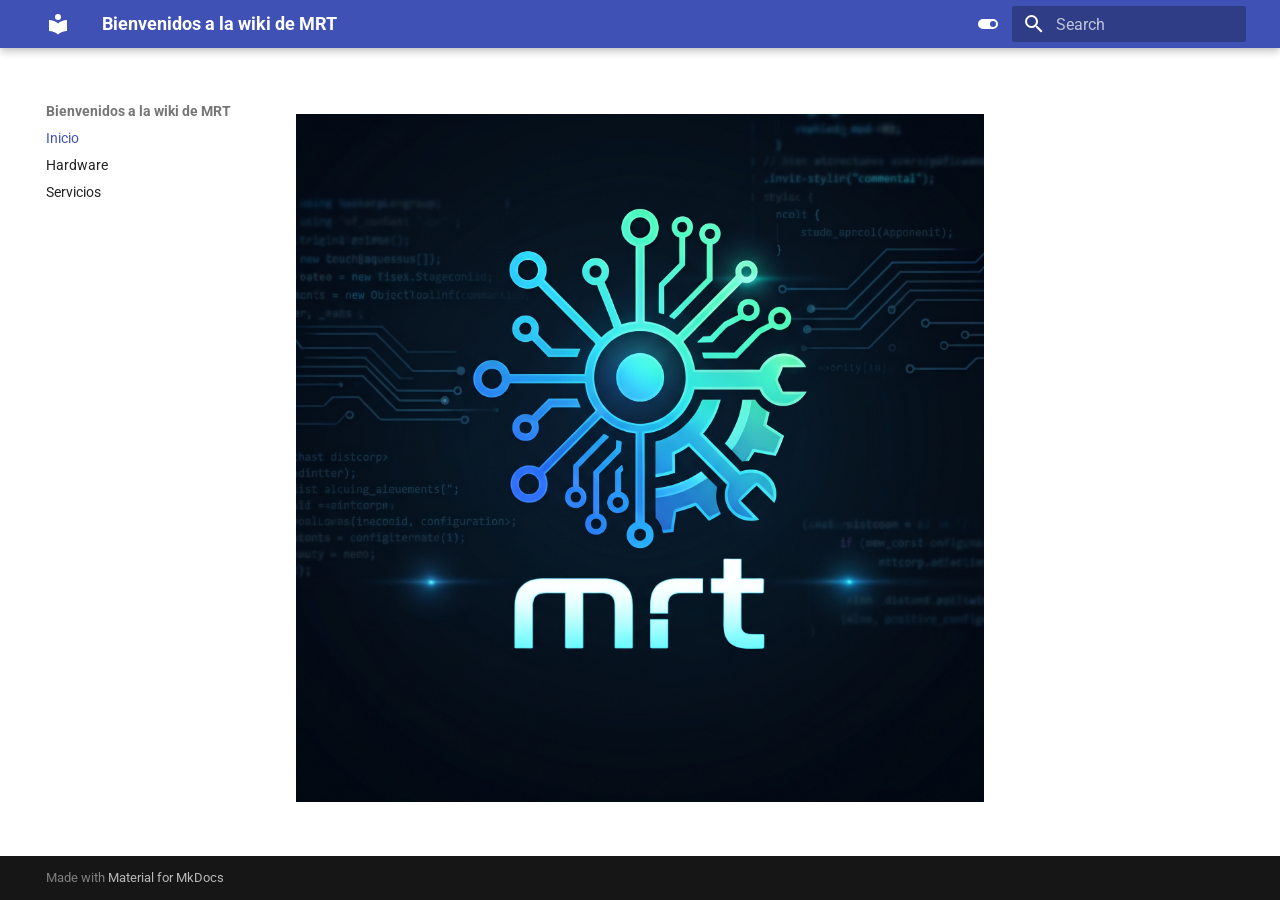
<file: index.html>
<!doctype html>
<html lang="en" class="no-js">
  <head>
    
      <meta charset="utf-8">
      <meta name="viewport" content="width=device-width,initial-scale=1">
      
        <meta name="description" content="Tutoriales">
      
      
      
      
      
        <link rel="next" href="hardware/">
      
      
        
      
      
      <link rel="icon" href="assets/images/favicon.png">
      <meta name="generator" content="mkdocs-1.6.1, mkdocs-material-9.7.7">
    
    
      
        <title>Bienvenidos a la wiki de MRT</title>
      
    
    
      <link rel="stylesheet" href="assets/stylesheets/main.ec1eaa64.min.css">
      
        
        <link rel="stylesheet" href="assets/stylesheets/palette.ab4e12ef.min.css">
      
      


    
    
      
    
    
      
        
        
        <link rel="preconnect" href="https://fonts.gstatic.com" crossorigin>
        <link rel="stylesheet" href="https://fonts.googleapis.com/css?family=Roboto:300,300i,400,400i,700,700i%7CRoboto+Mono:400,400i,700,700i&display=fallback">
        <style>:root{--md-text-font:"Roboto";--md-code-font:"Roboto Mono"}</style>
      
    
    
      <link rel="stylesheet" href="stylesheets/extra.css">
    
    <script>__md_scope=new URL(".",location),__md_hash=e=>[...e].reduce(((e,_)=>(e<<5)-e+_.charCodeAt(0)),0),__md_get=(e,_=localStorage,t=__md_scope)=>JSON.parse(_.getItem(t.pathname+"."+e)),__md_set=(e,_,t=localStorage,a=__md_scope)=>{try{t.setItem(a.pathname+"."+e,JSON.stringify(_))}catch(e){}}</script>
    
      

    
    
  </head>
  
  
    
    
      
    
    
    
    
    <body dir="ltr" data-md-color-scheme="default" data-md-color-primary="indigo" data-md-color-accent="indigo">
  
    
    <input class="md-toggle" data-md-toggle="drawer" type="checkbox" id="__drawer" autocomplete="off">
    <input class="md-toggle" data-md-toggle="search" type="checkbox" id="__search" autocomplete="off">
    <label class="md-overlay" for="__drawer"></label>
    <div data-md-component="skip">
      
    </div>
    <div data-md-component="announce">
      
    </div>
    
    
      

  

<header class="md-header md-header--shadow" data-md-component="header">
  <nav class="md-header__inner md-grid" aria-label="Header">
    <a href="." title="Bienvenidos a la wiki de MRT" class="md-header__button md-logo" aria-label="Bienvenidos a la wiki de MRT" data-md-component="logo">
      
  
  <svg xmlns="http://www.w3.org/2000/svg" viewBox="0 0 24 24"><path d="M12 8a3 3 0 0 0 3-3 3 3 0 0 0-3-3 3 3 0 0 0-3 3 3 3 0 0 0 3 3m0 3.54C9.64 9.35 6.5 8 3 8v11c3.5 0 6.64 1.35 9 3.54 2.36-2.19 5.5-3.54 9-3.54V8c-3.5 0-6.64 1.35-9 3.54"/></svg>

    </a>
    <label class="md-header__button md-icon" for="__drawer">
      
      <svg xmlns="http://www.w3.org/2000/svg" viewBox="0 0 24 24"><path d="M3 6h18v2H3zm0 5h18v2H3zm0 5h18v2H3z"/></svg>
    </label>
    <div class="md-header__title" data-md-component="header-title">
      <div class="md-header__ellipsis">
        <div class="md-header__topic">
          <span class="md-ellipsis">
            Bienvenidos a la wiki de MRT
          </span>
        </div>
        <div class="md-header__topic" data-md-component="header-topic">
          <span class="md-ellipsis">
            
              Inicio
            
          </span>
        </div>
      </div>
    </div>
    
      
        <form class="md-header__option" data-md-component="palette">
  
    
    
    
    <input class="md-option" data-md-color-media="(prefers-color-scheme: light)" data-md-color-scheme="default" data-md-color-primary="indigo" data-md-color-accent="indigo"  aria-label="Cambiar a modo oscuro"  type="radio" name="__palette" id="__palette_0">
    
      <label class="md-header__button md-icon" title="Cambiar a modo oscuro" for="__palette_1" hidden>
        <svg xmlns="http://www.w3.org/2000/svg" viewBox="0 0 24 24"><path d="M17 7H7a5 5 0 0 0-5 5 5 5 0 0 0 5 5h10a5 5 0 0 0 5-5 5 5 0 0 0-5-5m0 8a3 3 0 0 1-3-3 3 3 0 0 1 3-3 3 3 0 0 1 3 3 3 3 0 0 1-3 3"/></svg>
      </label>
    
  
    
    
    
    <input class="md-option" data-md-color-media="(prefers-color-scheme: dark)" data-md-color-scheme="slate" data-md-color-primary="black" data-md-color-accent="indigo"  aria-label="Cambiar a modo claro"  type="radio" name="__palette" id="__palette_1">
    
      <label class="md-header__button md-icon" title="Cambiar a modo claro" for="__palette_0" hidden>
        <svg xmlns="http://www.w3.org/2000/svg" viewBox="0 0 24 24"><path d="M17 7H7a5 5 0 0 0-5 5 5 5 0 0 0 5 5h10a5 5 0 0 0 5-5 5 5 0 0 0-5-5M7 15a3 3 0 0 1-3-3 3 3 0 0 1 3-3 3 3 0 0 1 3 3 3 3 0 0 1-3 3"/></svg>
      </label>
    
  
</form>
      
    
    
      <script>var palette=__md_get("__palette");if(palette&&palette.color){if("(prefers-color-scheme)"===palette.color.media){var media=matchMedia("(prefers-color-scheme: light)"),input=document.querySelector(media.matches?"[data-md-color-media='(prefers-color-scheme: light)']":"[data-md-color-media='(prefers-color-scheme: dark)']");palette.color.media=input.getAttribute("data-md-color-media"),palette.color.scheme=input.getAttribute("data-md-color-scheme"),palette.color.primary=input.getAttribute("data-md-color-primary"),palette.color.accent=input.getAttribute("data-md-color-accent")}for(var[key,value]of Object.entries(palette.color))document.body.setAttribute("data-md-color-"+key,value)}</script>
    
    
    
      
      
        <label class="md-header__button md-icon" for="__search">
          
          <svg xmlns="http://www.w3.org/2000/svg" viewBox="0 0 24 24"><path d="M9.5 3A6.5 6.5 0 0 1 16 9.5c0 1.61-.59 3.09-1.56 4.23l.27.27h.79l5 5-1.5 1.5-5-5v-.79l-.27-.27A6.52 6.52 0 0 1 9.5 16 6.5 6.5 0 0 1 3 9.5 6.5 6.5 0 0 1 9.5 3m0 2C7 5 5 7 5 9.5S7 14 9.5 14 14 12 14 9.5 12 5 9.5 5"/></svg>
        </label>
        <div class="md-search" data-md-component="search" role="dialog">
  <label class="md-search__overlay" for="__search"></label>
  <div class="md-search__inner" role="search">
    <form class="md-search__form" name="search">
      <input type="text" class="md-search__input" name="query" aria-label="Search" placeholder="Search" autocapitalize="off" autocorrect="off" autocomplete="off" spellcheck="false" data-md-component="search-query" required>
      <label class="md-search__icon md-icon" for="__search">
        
        <svg xmlns="http://www.w3.org/2000/svg" viewBox="0 0 24 24"><path d="M9.5 3A6.5 6.5 0 0 1 16 9.5c0 1.61-.59 3.09-1.56 4.23l.27.27h.79l5 5-1.5 1.5-5-5v-.79l-.27-.27A6.52 6.52 0 0 1 9.5 16 6.5 6.5 0 0 1 3 9.5 6.5 6.5 0 0 1 9.5 3m0 2C7 5 5 7 5 9.5S7 14 9.5 14 14 12 14 9.5 12 5 9.5 5"/></svg>
        
        <svg xmlns="http://www.w3.org/2000/svg" viewBox="0 0 24 24"><path d="M20 11v2H8l5.5 5.5-1.42 1.42L4.16 12l7.92-7.92L13.5 5.5 8 11z"/></svg>
      </label>
      <nav class="md-search__options" aria-label="Search">
        
        <button type="reset" class="md-search__icon md-icon" title="Clear" aria-label="Clear" tabindex="-1">
          
          <svg xmlns="http://www.w3.org/2000/svg" viewBox="0 0 24 24"><path d="M19 6.41 17.59 5 12 10.59 6.41 5 5 6.41 10.59 12 5 17.59 6.41 19 12 13.41 17.59 19 19 17.59 13.41 12z"/></svg>
        </button>
      </nav>
      
        <div class="md-search__suggest" data-md-component="search-suggest"></div>
      
    </form>
    <div class="md-search__output">
      <div class="md-search__scrollwrap" tabindex="0" data-md-scrollfix>
        <div class="md-search-result" data-md-component="search-result">
          <div class="md-search-result__meta">
            Initializing search
          </div>
          <ol class="md-search-result__list" role="presentation"></ol>
        </div>
      </div>
    </div>
  </div>
</div>
      
    
    
  </nav>
  
</header>
    
    <div class="md-container" data-md-component="container">
      
      
        
          
        
      
      <main class="md-main" data-md-component="main">
        <div class="md-main__inner md-grid">
          
            
              
              <div class="md-sidebar md-sidebar--primary" data-md-component="sidebar" data-md-type="navigation" >
                <div class="md-sidebar__scrollwrap">
                  <div class="md-sidebar__inner">
                    



<nav class="md-nav md-nav--primary" aria-label="Navigation" data-md-level="0">
  <label class="md-nav__title" for="__drawer">
    <a href="." title="Bienvenidos a la wiki de MRT" class="md-nav__button md-logo" aria-label="Bienvenidos a la wiki de MRT" data-md-component="logo">
      
  
  <svg xmlns="http://www.w3.org/2000/svg" viewBox="0 0 24 24"><path d="M12 8a3 3 0 0 0 3-3 3 3 0 0 0-3-3 3 3 0 0 0-3 3 3 3 0 0 0 3 3m0 3.54C9.64 9.35 6.5 8 3 8v11c3.5 0 6.64 1.35 9 3.54 2.36-2.19 5.5-3.54 9-3.54V8c-3.5 0-6.64 1.35-9 3.54"/></svg>

    </a>
    Bienvenidos a la wiki de MRT
  </label>
  
  <ul class="md-nav__list" data-md-scrollfix>
    
      
      
  
  
    
  
  
  
    <li class="md-nav__item md-nav__item--active">
      
      <input class="md-nav__toggle md-toggle" type="checkbox" id="__toc">
      
      
      
      <a href="." class="md-nav__link md-nav__link--active">
        
  
  
  <span class="md-ellipsis">
    
  
    Inicio
  

    
  </span>
  
  

      </a>
      
    </li>
  

    
      
      
  
  
  
  
    <li class="md-nav__item">
      <a href="hardware/" class="md-nav__link">
        
  
  
  <span class="md-ellipsis">
    
  
    Hardware
  

    
  </span>
  
  

      </a>
    </li>
  

    
      
      
  
  
  
  
    <li class="md-nav__item">
      <a href="servicios/" class="md-nav__link">
        
  
  
  <span class="md-ellipsis">
    
  
    Servicios
  

    
  </span>
  
  

      </a>
    </li>
  

    
  </ul>
</nav>
                  </div>
                </div>
              </div>
            
            
              
              <div class="md-sidebar md-sidebar--secondary" data-md-component="sidebar" data-md-type="toc" >
                <div class="md-sidebar__scrollwrap">
                  <div class="md-sidebar__inner">
                    

<nav class="md-nav md-nav--secondary" aria-label="Table of contents">
  
  
  
  
</nav>
                  </div>
                </div>
              </div>
            
          
          
            <div class="md-content" data-md-component="content">
              
              <article class="md-content__inner md-typeset">
                
                  



  <h1>Inicio</h1>

<style>
  .md-content__inner > h1 { display: none; }
</style>

<p><img alt="Portada" src="images/portada.jpg" /></p>












                
              </article>
            </div>
          
          
<script>var target=document.getElementById(location.hash.slice(1));target&&target.name&&(target.checked=target.name.startsWith("__tabbed_"))</script>
        </div>
        
          <button type="button" class="md-top md-icon" data-md-component="top" hidden>
  
  <svg xmlns="http://www.w3.org/2000/svg" viewBox="0 0 24 24"><path d="M13 20h-2V8l-5.5 5.5-1.42-1.42L12 4.16l7.92 7.92-1.42 1.42L13 8z"/></svg>
  Back to top
</button>
        
      </main>
      
        <footer class="md-footer">
  
  <div class="md-footer-meta md-typeset">
    <div class="md-footer-meta__inner md-grid">
      <div class="md-copyright">
  
  
    Made with
    <a href="https://squidfunk.github.io/mkdocs-material/" target="_blank" rel="noopener">
      Material for MkDocs
    </a>
  
</div>
      
    </div>
  </div>
</footer>
      
    </div>
    <div class="md-dialog" data-md-component="dialog">
      <div class="md-dialog__inner md-typeset"></div>
    </div>
    
    
    
      
      
      <script id="__config" type="application/json">{"annotate": null, "base": ".", "features": ["navigation.sections", "navigation.top", "content.code.copy", "search.suggest", "search.highlight", "toc.follow"], "search": "assets/javascripts/workers/search.2c215733.min.js", "tags": null, "translations": {"clipboard.copied": "Copied to clipboard", "clipboard.copy": "Copy to clipboard", "search.result.more.one": "1 more on this page", "search.result.more.other": "# more on this page", "search.result.none": "No matching documents", "search.result.one": "1 matching document", "search.result.other": "# matching documents", "search.result.placeholder": "Type to start searching", "search.result.term.missing": "Missing", "select.version": "Select version"}, "version": null}</script>
    
    
      <script src="assets/javascripts/bundle.d7400e89.min.js"></script>
      
    
  </body>
</html>
</file>
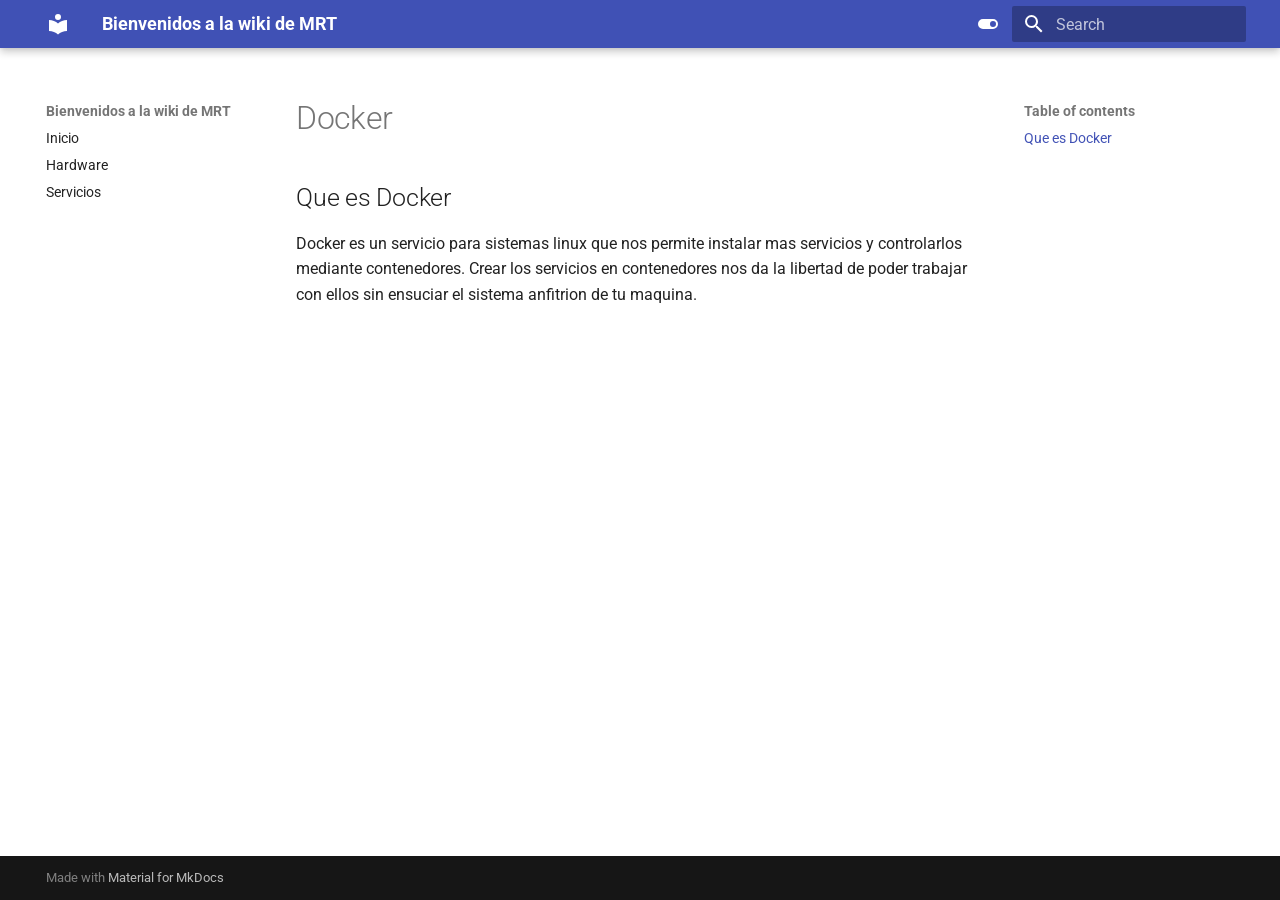
<file: docker/index.html>
<!doctype html>
<html lang="en" class="no-js">
  <head>
    
      <meta charset="utf-8">
      <meta name="viewport" content="width=device-width,initial-scale=1">
      
        <meta name="description" content="Tutoriales">
      
      
      
      
      
      
        
      
      
      <link rel="icon" href="../assets/images/favicon.png">
      <meta name="generator" content="mkdocs-1.6.1, mkdocs-material-9.7.7">
    
    
      
        <title>Docker - Bienvenidos a la wiki de MRT</title>
      
    
    
      <link rel="stylesheet" href="../assets/stylesheets/main.ec1eaa64.min.css">
      
        
        <link rel="stylesheet" href="../assets/stylesheets/palette.ab4e12ef.min.css">
      
      


    
    
      
    
    
      
        
        
        <link rel="preconnect" href="https://fonts.gstatic.com" crossorigin>
        <link rel="stylesheet" href="https://fonts.googleapis.com/css?family=Roboto:300,300i,400,400i,700,700i%7CRoboto+Mono:400,400i,700,700i&display=fallback">
        <style>:root{--md-text-font:"Roboto";--md-code-font:"Roboto Mono"}</style>
      
    
    
      <link rel="stylesheet" href="../stylesheets/extra.css">
    
    <script>__md_scope=new URL("..",location),__md_hash=e=>[...e].reduce(((e,_)=>(e<<5)-e+_.charCodeAt(0)),0),__md_get=(e,_=localStorage,t=__md_scope)=>JSON.parse(_.getItem(t.pathname+"."+e)),__md_set=(e,_,t=localStorage,a=__md_scope)=>{try{t.setItem(a.pathname+"."+e,JSON.stringify(_))}catch(e){}}</script>
    
      

    
    
  </head>
  
  
    
    
      
    
    
    
    
    <body dir="ltr" data-md-color-scheme="default" data-md-color-primary="indigo" data-md-color-accent="indigo">
  
    
    <input class="md-toggle" data-md-toggle="drawer" type="checkbox" id="__drawer" autocomplete="off">
    <input class="md-toggle" data-md-toggle="search" type="checkbox" id="__search" autocomplete="off">
    <label class="md-overlay" for="__drawer"></label>
    <div data-md-component="skip">
      
        
        <a href="#docker" class="md-skip">
          Skip to content
        </a>
      
    </div>
    <div data-md-component="announce">
      
    </div>
    
    
      

  

<header class="md-header md-header--shadow" data-md-component="header">
  <nav class="md-header__inner md-grid" aria-label="Header">
    <a href=".." title="Bienvenidos a la wiki de MRT" class="md-header__button md-logo" aria-label="Bienvenidos a la wiki de MRT" data-md-component="logo">
      
  
  <svg xmlns="http://www.w3.org/2000/svg" viewBox="0 0 24 24"><path d="M12 8a3 3 0 0 0 3-3 3 3 0 0 0-3-3 3 3 0 0 0-3 3 3 3 0 0 0 3 3m0 3.54C9.64 9.35 6.5 8 3 8v11c3.5 0 6.64 1.35 9 3.54 2.36-2.19 5.5-3.54 9-3.54V8c-3.5 0-6.64 1.35-9 3.54"/></svg>

    </a>
    <label class="md-header__button md-icon" for="__drawer">
      
      <svg xmlns="http://www.w3.org/2000/svg" viewBox="0 0 24 24"><path d="M3 6h18v2H3zm0 5h18v2H3zm0 5h18v2H3z"/></svg>
    </label>
    <div class="md-header__title" data-md-component="header-title">
      <div class="md-header__ellipsis">
        <div class="md-header__topic">
          <span class="md-ellipsis">
            Bienvenidos a la wiki de MRT
          </span>
        </div>
        <div class="md-header__topic" data-md-component="header-topic">
          <span class="md-ellipsis">
            
              Docker
            
          </span>
        </div>
      </div>
    </div>
    
      
        <form class="md-header__option" data-md-component="palette">
  
    
    
    
    <input class="md-option" data-md-color-media="(prefers-color-scheme: light)" data-md-color-scheme="default" data-md-color-primary="indigo" data-md-color-accent="indigo"  aria-label="Cambiar a modo oscuro"  type="radio" name="__palette" id="__palette_0">
    
      <label class="md-header__button md-icon" title="Cambiar a modo oscuro" for="__palette_1" hidden>
        <svg xmlns="http://www.w3.org/2000/svg" viewBox="0 0 24 24"><path d="M17 7H7a5 5 0 0 0-5 5 5 5 0 0 0 5 5h10a5 5 0 0 0 5-5 5 5 0 0 0-5-5m0 8a3 3 0 0 1-3-3 3 3 0 0 1 3-3 3 3 0 0 1 3 3 3 3 0 0 1-3 3"/></svg>
      </label>
    
  
    
    
    
    <input class="md-option" data-md-color-media="(prefers-color-scheme: dark)" data-md-color-scheme="slate" data-md-color-primary="black" data-md-color-accent="indigo"  aria-label="Cambiar a modo claro"  type="radio" name="__palette" id="__palette_1">
    
      <label class="md-header__button md-icon" title="Cambiar a modo claro" for="__palette_0" hidden>
        <svg xmlns="http://www.w3.org/2000/svg" viewBox="0 0 24 24"><path d="M17 7H7a5 5 0 0 0-5 5 5 5 0 0 0 5 5h10a5 5 0 0 0 5-5 5 5 0 0 0-5-5M7 15a3 3 0 0 1-3-3 3 3 0 0 1 3-3 3 3 0 0 1 3 3 3 3 0 0 1-3 3"/></svg>
      </label>
    
  
</form>
      
    
    
      <script>var palette=__md_get("__palette");if(palette&&palette.color){if("(prefers-color-scheme)"===palette.color.media){var media=matchMedia("(prefers-color-scheme: light)"),input=document.querySelector(media.matches?"[data-md-color-media='(prefers-color-scheme: light)']":"[data-md-color-media='(prefers-color-scheme: dark)']");palette.color.media=input.getAttribute("data-md-color-media"),palette.color.scheme=input.getAttribute("data-md-color-scheme"),palette.color.primary=input.getAttribute("data-md-color-primary"),palette.color.accent=input.getAttribute("data-md-color-accent")}for(var[key,value]of Object.entries(palette.color))document.body.setAttribute("data-md-color-"+key,value)}</script>
    
    
    
      
      
        <label class="md-header__button md-icon" for="__search">
          
          <svg xmlns="http://www.w3.org/2000/svg" viewBox="0 0 24 24"><path d="M9.5 3A6.5 6.5 0 0 1 16 9.5c0 1.61-.59 3.09-1.56 4.23l.27.27h.79l5 5-1.5 1.5-5-5v-.79l-.27-.27A6.52 6.52 0 0 1 9.5 16 6.5 6.5 0 0 1 3 9.5 6.5 6.5 0 0 1 9.5 3m0 2C7 5 5 7 5 9.5S7 14 9.5 14 14 12 14 9.5 12 5 9.5 5"/></svg>
        </label>
        <div class="md-search" data-md-component="search" role="dialog">
  <label class="md-search__overlay" for="__search"></label>
  <div class="md-search__inner" role="search">
    <form class="md-search__form" name="search">
      <input type="text" class="md-search__input" name="query" aria-label="Search" placeholder="Search" autocapitalize="off" autocorrect="off" autocomplete="off" spellcheck="false" data-md-component="search-query" required>
      <label class="md-search__icon md-icon" for="__search">
        
        <svg xmlns="http://www.w3.org/2000/svg" viewBox="0 0 24 24"><path d="M9.5 3A6.5 6.5 0 0 1 16 9.5c0 1.61-.59 3.09-1.56 4.23l.27.27h.79l5 5-1.5 1.5-5-5v-.79l-.27-.27A6.52 6.52 0 0 1 9.5 16 6.5 6.5 0 0 1 3 9.5 6.5 6.5 0 0 1 9.5 3m0 2C7 5 5 7 5 9.5S7 14 9.5 14 14 12 14 9.5 12 5 9.5 5"/></svg>
        
        <svg xmlns="http://www.w3.org/2000/svg" viewBox="0 0 24 24"><path d="M20 11v2H8l5.5 5.5-1.42 1.42L4.16 12l7.92-7.92L13.5 5.5 8 11z"/></svg>
      </label>
      <nav class="md-search__options" aria-label="Search">
        
        <button type="reset" class="md-search__icon md-icon" title="Clear" aria-label="Clear" tabindex="-1">
          
          <svg xmlns="http://www.w3.org/2000/svg" viewBox="0 0 24 24"><path d="M19 6.41 17.59 5 12 10.59 6.41 5 5 6.41 10.59 12 5 17.59 6.41 19 12 13.41 17.59 19 19 17.59 13.41 12z"/></svg>
        </button>
      </nav>
      
        <div class="md-search__suggest" data-md-component="search-suggest"></div>
      
    </form>
    <div class="md-search__output">
      <div class="md-search__scrollwrap" tabindex="0" data-md-scrollfix>
        <div class="md-search-result" data-md-component="search-result">
          <div class="md-search-result__meta">
            Initializing search
          </div>
          <ol class="md-search-result__list" role="presentation"></ol>
        </div>
      </div>
    </div>
  </div>
</div>
      
    
    
  </nav>
  
</header>
    
    <div class="md-container" data-md-component="container">
      
      
        
          
        
      
      <main class="md-main" data-md-component="main">
        <div class="md-main__inner md-grid">
          
            
              
              <div class="md-sidebar md-sidebar--primary" data-md-component="sidebar" data-md-type="navigation" >
                <div class="md-sidebar__scrollwrap">
                  <div class="md-sidebar__inner">
                    



<nav class="md-nav md-nav--primary" aria-label="Navigation" data-md-level="0">
  <label class="md-nav__title" for="__drawer">
    <a href=".." title="Bienvenidos a la wiki de MRT" class="md-nav__button md-logo" aria-label="Bienvenidos a la wiki de MRT" data-md-component="logo">
      
  
  <svg xmlns="http://www.w3.org/2000/svg" viewBox="0 0 24 24"><path d="M12 8a3 3 0 0 0 3-3 3 3 0 0 0-3-3 3 3 0 0 0-3 3 3 3 0 0 0 3 3m0 3.54C9.64 9.35 6.5 8 3 8v11c3.5 0 6.64 1.35 9 3.54 2.36-2.19 5.5-3.54 9-3.54V8c-3.5 0-6.64 1.35-9 3.54"/></svg>

    </a>
    Bienvenidos a la wiki de MRT
  </label>
  
  <ul class="md-nav__list" data-md-scrollfix>
    
      
      
  
  
  
  
    <li class="md-nav__item">
      <a href=".." class="md-nav__link">
        
  
  
  <span class="md-ellipsis">
    
  
    Inicio
  

    
  </span>
  
  

      </a>
    </li>
  

    
      
      
  
  
  
  
    <li class="md-nav__item">
      <a href="../hardware/" class="md-nav__link">
        
  
  
  <span class="md-ellipsis">
    
  
    Hardware
  

    
  </span>
  
  

      </a>
    </li>
  

    
      
      
  
  
  
  
    <li class="md-nav__item">
      <a href="../servicios/" class="md-nav__link">
        
  
  
  <span class="md-ellipsis">
    
  
    Servicios
  

    
  </span>
  
  

      </a>
    </li>
  

    
  </ul>
</nav>
                  </div>
                </div>
              </div>
            
            
              
              <div class="md-sidebar md-sidebar--secondary" data-md-component="sidebar" data-md-type="toc" >
                <div class="md-sidebar__scrollwrap">
                  <div class="md-sidebar__inner">
                    

<nav class="md-nav md-nav--secondary" aria-label="Table of contents">
  
  
  
    
  
  
    <label class="md-nav__title" for="__toc">
      <span class="md-nav__icon md-icon"></span>
      Table of contents
    </label>
    <ul class="md-nav__list" data-md-component="toc" data-md-scrollfix>
      
        <li class="md-nav__item">
  <a href="#que-es-docker" class="md-nav__link">
    <span class="md-ellipsis">
      
        Que es Docker
      
    </span>
  </a>
  
</li>
      
    </ul>
  
</nav>
                  </div>
                </div>
              </div>
            
          
          
            <div class="md-content" data-md-component="content">
              
              <article class="md-content__inner md-typeset">
                
                  



<h1 id="docker">Docker<a class="headerlink" href="#docker" title="Permanent link">&para;</a></h1>
<h2 id="que-es-docker">Que es Docker<a class="headerlink" href="#que-es-docker" title="Permanent link">&para;</a></h2>
<p>Docker es un servicio para sistemas linux que nos permite instalar mas servicios y controlarlos mediante contenedores. Crear los servicios en contenedores nos da la libertad de poder trabajar con ellos sin ensuciar el sistema anfitrion de tu maquina.</p>












                
              </article>
            </div>
          
          
<script>var target=document.getElementById(location.hash.slice(1));target&&target.name&&(target.checked=target.name.startsWith("__tabbed_"))</script>
        </div>
        
          <button type="button" class="md-top md-icon" data-md-component="top" hidden>
  
  <svg xmlns="http://www.w3.org/2000/svg" viewBox="0 0 24 24"><path d="M13 20h-2V8l-5.5 5.5-1.42-1.42L12 4.16l7.92 7.92-1.42 1.42L13 8z"/></svg>
  Back to top
</button>
        
      </main>
      
        <footer class="md-footer">
  
  <div class="md-footer-meta md-typeset">
    <div class="md-footer-meta__inner md-grid">
      <div class="md-copyright">
  
  
    Made with
    <a href="https://squidfunk.github.io/mkdocs-material/" target="_blank" rel="noopener">
      Material for MkDocs
    </a>
  
</div>
      
    </div>
  </div>
</footer>
      
    </div>
    <div class="md-dialog" data-md-component="dialog">
      <div class="md-dialog__inner md-typeset"></div>
    </div>
    
    
    
      
      
      <script id="__config" type="application/json">{"annotate": null, "base": "..", "features": ["navigation.sections", "navigation.top", "content.code.copy", "search.suggest", "search.highlight", "toc.follow"], "search": "../assets/javascripts/workers/search.2c215733.min.js", "tags": null, "translations": {"clipboard.copied": "Copied to clipboard", "clipboard.copy": "Copy to clipboard", "search.result.more.one": "1 more on this page", "search.result.more.other": "# more on this page", "search.result.none": "No matching documents", "search.result.one": "1 matching document", "search.result.other": "# matching documents", "search.result.placeholder": "Type to start searching", "search.result.term.missing": "Missing", "select.version": "Select version"}, "version": null}</script>
    
    
      <script src="../assets/javascripts/bundle.d7400e89.min.js"></script>
      
    
  </body>
</html>
</file>
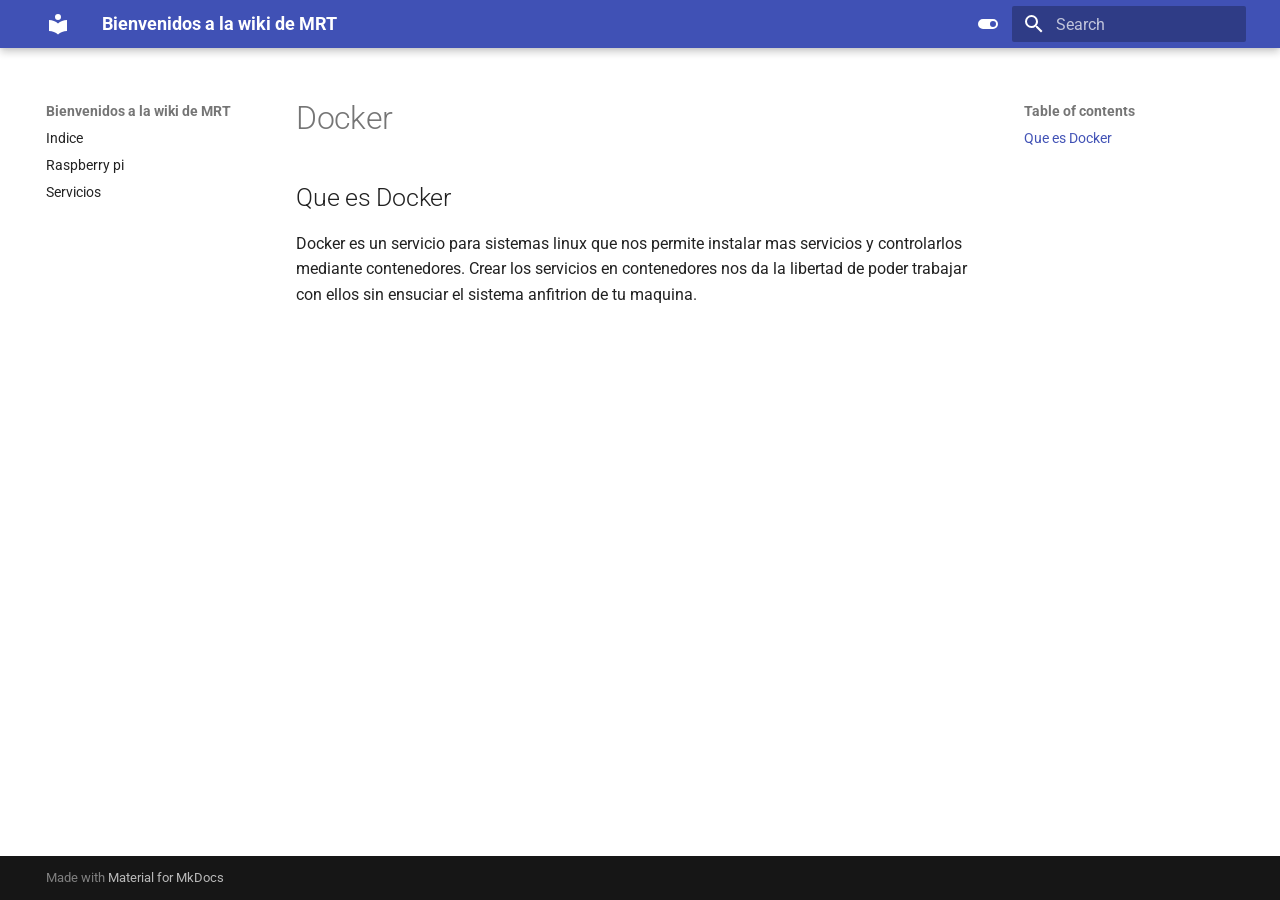
<file: Docker/index.html>
<!doctype html>
<html lang="en" class="no-js">
  <head>
    
      <meta charset="utf-8">
      <meta name="viewport" content="width=device-width,initial-scale=1">
      
        <meta name="description" content="Tutoriales">
      
      
      
      
      
      
        
      
      
      <link rel="icon" href="../assets/images/favicon.png">
      <meta name="generator" content="mkdocs-1.6.1, mkdocs-material-9.7.7">
    
    
      
        <title>Docker - Bienvenidos a la wiki de MRT</title>
      
    
    
      <link rel="stylesheet" href="../assets/stylesheets/main.ec1eaa64.min.css">
      
        
        <link rel="stylesheet" href="../assets/stylesheets/palette.ab4e12ef.min.css">
      
      


    
    
      
    
    
      
        
        
        <link rel="preconnect" href="https://fonts.gstatic.com" crossorigin>
        <link rel="stylesheet" href="https://fonts.googleapis.com/css?family=Roboto:300,300i,400,400i,700,700i%7CRoboto+Mono:400,400i,700,700i&display=fallback">
        <style>:root{--md-text-font:"Roboto";--md-code-font:"Roboto Mono"}</style>
      
    
    
      <link rel="stylesheet" href="../stylesheets/extra.css">
    
    <script>__md_scope=new URL("..",location),__md_hash=e=>[...e].reduce(((e,_)=>(e<<5)-e+_.charCodeAt(0)),0),__md_get=(e,_=localStorage,t=__md_scope)=>JSON.parse(_.getItem(t.pathname+"."+e)),__md_set=(e,_,t=localStorage,a=__md_scope)=>{try{t.setItem(a.pathname+"."+e,JSON.stringify(_))}catch(e){}}</script>
    
      

    
    
  </head>
  
  
    
    
      
    
    
    
    
    <body dir="ltr" data-md-color-scheme="default" data-md-color-primary="indigo" data-md-color-accent="indigo">
  
    
    <input class="md-toggle" data-md-toggle="drawer" type="checkbox" id="__drawer" autocomplete="off">
    <input class="md-toggle" data-md-toggle="search" type="checkbox" id="__search" autocomplete="off">
    <label class="md-overlay" for="__drawer"></label>
    <div data-md-component="skip">
      
        
        <a href="#docker" class="md-skip">
          Skip to content
        </a>
      
    </div>
    <div data-md-component="announce">
      
    </div>
    
    
      

  

<header class="md-header md-header--shadow" data-md-component="header">
  <nav class="md-header__inner md-grid" aria-label="Header">
    <a href=".." title="Bienvenidos a la wiki de MRT" class="md-header__button md-logo" aria-label="Bienvenidos a la wiki de MRT" data-md-component="logo">
      
  
  <svg xmlns="http://www.w3.org/2000/svg" viewBox="0 0 24 24"><path d="M12 8a3 3 0 0 0 3-3 3 3 0 0 0-3-3 3 3 0 0 0-3 3 3 3 0 0 0 3 3m0 3.54C9.64 9.35 6.5 8 3 8v11c3.5 0 6.64 1.35 9 3.54 2.36-2.19 5.5-3.54 9-3.54V8c-3.5 0-6.64 1.35-9 3.54"/></svg>

    </a>
    <label class="md-header__button md-icon" for="__drawer">
      
      <svg xmlns="http://www.w3.org/2000/svg" viewBox="0 0 24 24"><path d="M3 6h18v2H3zm0 5h18v2H3zm0 5h18v2H3z"/></svg>
    </label>
    <div class="md-header__title" data-md-component="header-title">
      <div class="md-header__ellipsis">
        <div class="md-header__topic">
          <span class="md-ellipsis">
            Bienvenidos a la wiki de MRT
          </span>
        </div>
        <div class="md-header__topic" data-md-component="header-topic">
          <span class="md-ellipsis">
            
              Docker
            
          </span>
        </div>
      </div>
    </div>
    
      
        <form class="md-header__option" data-md-component="palette">
  
    
    
    
    <input class="md-option" data-md-color-media="(prefers-color-scheme: light)" data-md-color-scheme="default" data-md-color-primary="indigo" data-md-color-accent="indigo"  aria-label="Cambiar a modo oscuro"  type="radio" name="__palette" id="__palette_0">
    
      <label class="md-header__button md-icon" title="Cambiar a modo oscuro" for="__palette_1" hidden>
        <svg xmlns="http://www.w3.org/2000/svg" viewBox="0 0 24 24"><path d="M17 7H7a5 5 0 0 0-5 5 5 5 0 0 0 5 5h10a5 5 0 0 0 5-5 5 5 0 0 0-5-5m0 8a3 3 0 0 1-3-3 3 3 0 0 1 3-3 3 3 0 0 1 3 3 3 3 0 0 1-3 3"/></svg>
      </label>
    
  
    
    
    
    <input class="md-option" data-md-color-media="(prefers-color-scheme: dark)" data-md-color-scheme="slate" data-md-color-primary="black" data-md-color-accent="indigo"  aria-label="Cambiar a modo claro"  type="radio" name="__palette" id="__palette_1">
    
      <label class="md-header__button md-icon" title="Cambiar a modo claro" for="__palette_0" hidden>
        <svg xmlns="http://www.w3.org/2000/svg" viewBox="0 0 24 24"><path d="M17 7H7a5 5 0 0 0-5 5 5 5 0 0 0 5 5h10a5 5 0 0 0 5-5 5 5 0 0 0-5-5M7 15a3 3 0 0 1-3-3 3 3 0 0 1 3-3 3 3 0 0 1 3 3 3 3 0 0 1-3 3"/></svg>
      </label>
    
  
</form>
      
    
    
      <script>var palette=__md_get("__palette");if(palette&&palette.color){if("(prefers-color-scheme)"===palette.color.media){var media=matchMedia("(prefers-color-scheme: light)"),input=document.querySelector(media.matches?"[data-md-color-media='(prefers-color-scheme: light)']":"[data-md-color-media='(prefers-color-scheme: dark)']");palette.color.media=input.getAttribute("data-md-color-media"),palette.color.scheme=input.getAttribute("data-md-color-scheme"),palette.color.primary=input.getAttribute("data-md-color-primary"),palette.color.accent=input.getAttribute("data-md-color-accent")}for(var[key,value]of Object.entries(palette.color))document.body.setAttribute("data-md-color-"+key,value)}</script>
    
    
    
      
      
        <label class="md-header__button md-icon" for="__search">
          
          <svg xmlns="http://www.w3.org/2000/svg" viewBox="0 0 24 24"><path d="M9.5 3A6.5 6.5 0 0 1 16 9.5c0 1.61-.59 3.09-1.56 4.23l.27.27h.79l5 5-1.5 1.5-5-5v-.79l-.27-.27A6.52 6.52 0 0 1 9.5 16 6.5 6.5 0 0 1 3 9.5 6.5 6.5 0 0 1 9.5 3m0 2C7 5 5 7 5 9.5S7 14 9.5 14 14 12 14 9.5 12 5 9.5 5"/></svg>
        </label>
        <div class="md-search" data-md-component="search" role="dialog">
  <label class="md-search__overlay" for="__search"></label>
  <div class="md-search__inner" role="search">
    <form class="md-search__form" name="search">
      <input type="text" class="md-search__input" name="query" aria-label="Search" placeholder="Search" autocapitalize="off" autocorrect="off" autocomplete="off" spellcheck="false" data-md-component="search-query" required>
      <label class="md-search__icon md-icon" for="__search">
        
        <svg xmlns="http://www.w3.org/2000/svg" viewBox="0 0 24 24"><path d="M9.5 3A6.5 6.5 0 0 1 16 9.5c0 1.61-.59 3.09-1.56 4.23l.27.27h.79l5 5-1.5 1.5-5-5v-.79l-.27-.27A6.52 6.52 0 0 1 9.5 16 6.5 6.5 0 0 1 3 9.5 6.5 6.5 0 0 1 9.5 3m0 2C7 5 5 7 5 9.5S7 14 9.5 14 14 12 14 9.5 12 5 9.5 5"/></svg>
        
        <svg xmlns="http://www.w3.org/2000/svg" viewBox="0 0 24 24"><path d="M20 11v2H8l5.5 5.5-1.42 1.42L4.16 12l7.92-7.92L13.5 5.5 8 11z"/></svg>
      </label>
      <nav class="md-search__options" aria-label="Search">
        
        <button type="reset" class="md-search__icon md-icon" title="Clear" aria-label="Clear" tabindex="-1">
          
          <svg xmlns="http://www.w3.org/2000/svg" viewBox="0 0 24 24"><path d="M19 6.41 17.59 5 12 10.59 6.41 5 5 6.41 10.59 12 5 17.59 6.41 19 12 13.41 17.59 19 19 17.59 13.41 12z"/></svg>
        </button>
      </nav>
      
        <div class="md-search__suggest" data-md-component="search-suggest"></div>
      
    </form>
    <div class="md-search__output">
      <div class="md-search__scrollwrap" tabindex="0" data-md-scrollfix>
        <div class="md-search-result" data-md-component="search-result">
          <div class="md-search-result__meta">
            Initializing search
          </div>
          <ol class="md-search-result__list" role="presentation"></ol>
        </div>
      </div>
    </div>
  </div>
</div>
      
    
    
  </nav>
  
</header>
    
    <div class="md-container" data-md-component="container">
      
      
        
          
        
      
      <main class="md-main" data-md-component="main">
        <div class="md-main__inner md-grid">
          
            
              
              <div class="md-sidebar md-sidebar--primary" data-md-component="sidebar" data-md-type="navigation" >
                <div class="md-sidebar__scrollwrap">
                  <div class="md-sidebar__inner">
                    



<nav class="md-nav md-nav--primary" aria-label="Navigation" data-md-level="0">
  <label class="md-nav__title" for="__drawer">
    <a href=".." title="Bienvenidos a la wiki de MRT" class="md-nav__button md-logo" aria-label="Bienvenidos a la wiki de MRT" data-md-component="logo">
      
  
  <svg xmlns="http://www.w3.org/2000/svg" viewBox="0 0 24 24"><path d="M12 8a3 3 0 0 0 3-3 3 3 0 0 0-3-3 3 3 0 0 0-3 3 3 3 0 0 0 3 3m0 3.54C9.64 9.35 6.5 8 3 8v11c3.5 0 6.64 1.35 9 3.54 2.36-2.19 5.5-3.54 9-3.54V8c-3.5 0-6.64 1.35-9 3.54"/></svg>

    </a>
    Bienvenidos a la wiki de MRT
  </label>
  
  <ul class="md-nav__list" data-md-scrollfix>
    
      
      
  
  
  
  
    <li class="md-nav__item">
      <a href=".." class="md-nav__link">
        
  
  
  <span class="md-ellipsis">
    
  
    Indice
  

    
  </span>
  
  

      </a>
    </li>
  

    
      
      
  
  
  
  
    <li class="md-nav__item">
      <a href="../raspberry/" class="md-nav__link">
        
  
  
  <span class="md-ellipsis">
    
  
    Raspberry pi
  

    
  </span>
  
  

      </a>
    </li>
  

    
      
      
  
  
  
  
    <li class="md-nav__item">
      <a href="../servicios/" class="md-nav__link">
        
  
  
  <span class="md-ellipsis">
    
  
    Servicios
  

    
  </span>
  
  

      </a>
    </li>
  

    
  </ul>
</nav>
                  </div>
                </div>
              </div>
            
            
              
              <div class="md-sidebar md-sidebar--secondary" data-md-component="sidebar" data-md-type="toc" >
                <div class="md-sidebar__scrollwrap">
                  <div class="md-sidebar__inner">
                    

<nav class="md-nav md-nav--secondary" aria-label="Table of contents">
  
  
  
    
  
  
    <label class="md-nav__title" for="__toc">
      <span class="md-nav__icon md-icon"></span>
      Table of contents
    </label>
    <ul class="md-nav__list" data-md-component="toc" data-md-scrollfix>
      
        <li class="md-nav__item">
  <a href="#que-es-docker" class="md-nav__link">
    <span class="md-ellipsis">
      
        Que es Docker
      
    </span>
  </a>
  
</li>
      
    </ul>
  
</nav>
                  </div>
                </div>
              </div>
            
          
          
            <div class="md-content" data-md-component="content">
              
              <article class="md-content__inner md-typeset">
                
                  



<h1 id="docker">Docker<a class="headerlink" href="#docker" title="Permanent link">&para;</a></h1>
<h2 id="que-es-docker">Que es Docker<a class="headerlink" href="#que-es-docker" title="Permanent link">&para;</a></h2>
<p>Docker es un servicio para sistemas linux que nos permite instalar mas servicios y controlarlos mediante contenedores. Crear los servicios en contenedores nos da la libertad de poder trabajar con ellos sin ensuciar el sistema anfitrion de tu maquina.</p>












                
              </article>
            </div>
          
          
<script>var target=document.getElementById(location.hash.slice(1));target&&target.name&&(target.checked=target.name.startsWith("__tabbed_"))</script>
        </div>
        
          <button type="button" class="md-top md-icon" data-md-component="top" hidden>
  
  <svg xmlns="http://www.w3.org/2000/svg" viewBox="0 0 24 24"><path d="M13 20h-2V8l-5.5 5.5-1.42-1.42L12 4.16l7.92 7.92-1.42 1.42L13 8z"/></svg>
  Back to top
</button>
        
      </main>
      
        <footer class="md-footer">
  
  <div class="md-footer-meta md-typeset">
    <div class="md-footer-meta__inner md-grid">
      <div class="md-copyright">
  
  
    Made with
    <a href="https://squidfunk.github.io/mkdocs-material/" target="_blank" rel="noopener">
      Material for MkDocs
    </a>
  
</div>
      
    </div>
  </div>
</footer>
      
    </div>
    <div class="md-dialog" data-md-component="dialog">
      <div class="md-dialog__inner md-typeset"></div>
    </div>
    
    
    
      
      
      <script id="__config" type="application/json">{"annotate": null, "base": "..", "features": ["navigation.sections", "navigation.top", "content.code.copy", "search.suggest", "search.highlight", "toc.follow"], "search": "../assets/javascripts/workers/search.2c215733.min.js", "tags": null, "translations": {"clipboard.copied": "Copied to clipboard", "clipboard.copy": "Copy to clipboard", "search.result.more.one": "1 more on this page", "search.result.more.other": "# more on this page", "search.result.none": "No matching documents", "search.result.one": "1 matching document", "search.result.other": "# matching documents", "search.result.placeholder": "Type to start searching", "search.result.term.missing": "Missing", "select.version": "Select version"}, "version": null}</script>
    
    
      <script src="../assets/javascripts/bundle.d7400e89.min.js"></script>
      
    
  </body>
</html>
</file>
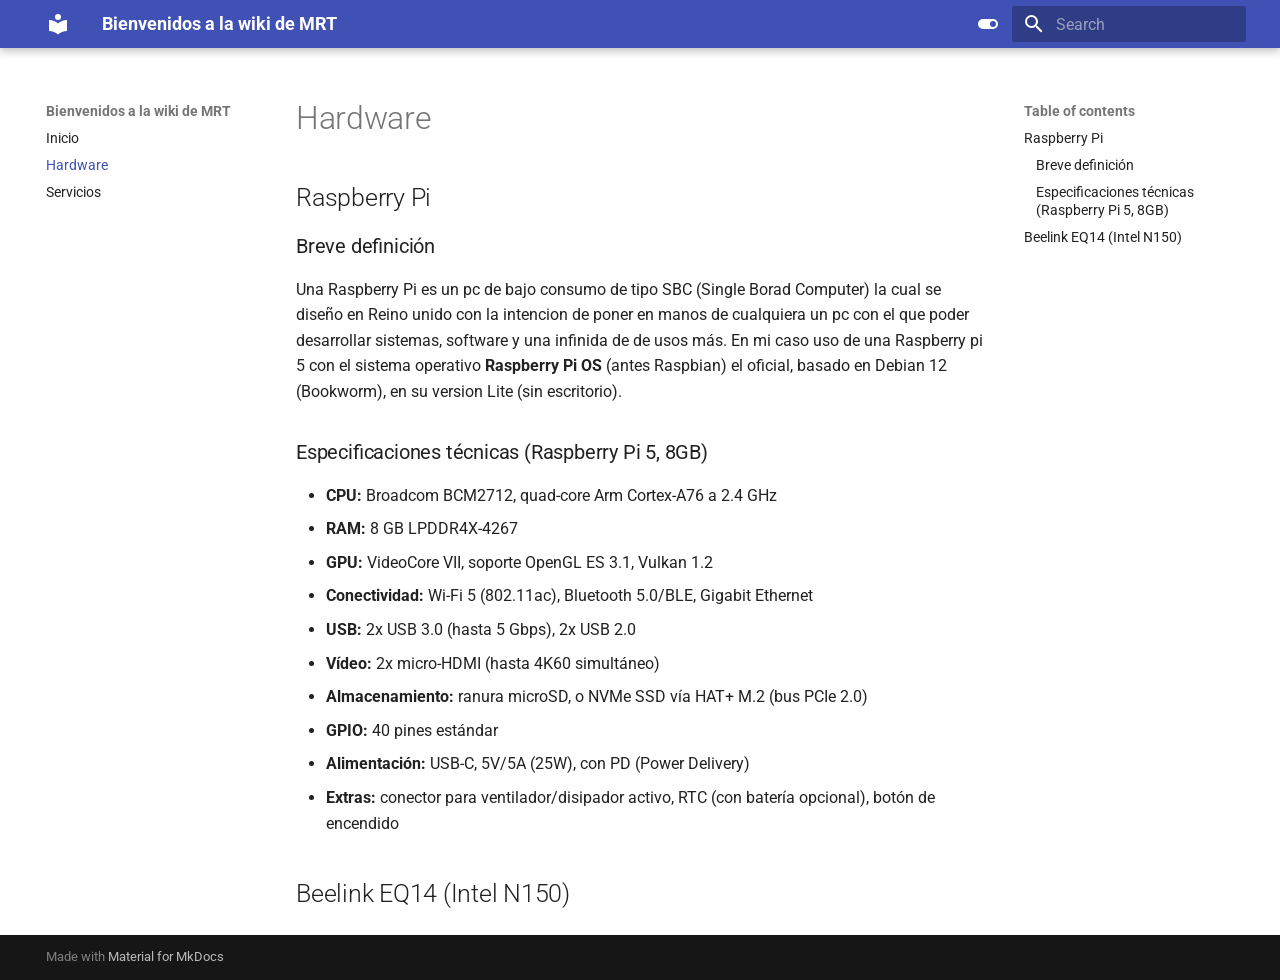
<file: hardware/index.html>
<!doctype html>
<html lang="en" class="no-js">
  <head>
    
      <meta charset="utf-8">
      <meta name="viewport" content="width=device-width,initial-scale=1">
      
        <meta name="description" content="Tutoriales">
      
      
      
      
        <link rel="prev" href="..">
      
      
        <link rel="next" href="../servicios/">
      
      
        
      
      
      <link rel="icon" href="../assets/images/favicon.png">
      <meta name="generator" content="mkdocs-1.6.1, mkdocs-material-9.7.7">
    
    
      
        <title>Hardware - Bienvenidos a la wiki de MRT</title>
      
    
    
      <link rel="stylesheet" href="../assets/stylesheets/main.ec1eaa64.min.css">
      
        
        <link rel="stylesheet" href="../assets/stylesheets/palette.ab4e12ef.min.css">
      
      


    
    
      
    
    
      
        
        
        <link rel="preconnect" href="https://fonts.gstatic.com" crossorigin>
        <link rel="stylesheet" href="https://fonts.googleapis.com/css?family=Roboto:300,300i,400,400i,700,700i%7CRoboto+Mono:400,400i,700,700i&display=fallback">
        <style>:root{--md-text-font:"Roboto";--md-code-font:"Roboto Mono"}</style>
      
    
    
      <link rel="stylesheet" href="../stylesheets/extra.css">
    
    <script>__md_scope=new URL("..",location),__md_hash=e=>[...e].reduce(((e,_)=>(e<<5)-e+_.charCodeAt(0)),0),__md_get=(e,_=localStorage,t=__md_scope)=>JSON.parse(_.getItem(t.pathname+"."+e)),__md_set=(e,_,t=localStorage,a=__md_scope)=>{try{t.setItem(a.pathname+"."+e,JSON.stringify(_))}catch(e){}}</script>
    
      

    
    
  </head>
  
  
    
    
      
    
    
    
    
    <body dir="ltr" data-md-color-scheme="default" data-md-color-primary="indigo" data-md-color-accent="indigo">
  
    
    <input class="md-toggle" data-md-toggle="drawer" type="checkbox" id="__drawer" autocomplete="off">
    <input class="md-toggle" data-md-toggle="search" type="checkbox" id="__search" autocomplete="off">
    <label class="md-overlay" for="__drawer"></label>
    <div data-md-component="skip">
      
        
        <a href="#hardware" class="md-skip">
          Skip to content
        </a>
      
    </div>
    <div data-md-component="announce">
      
    </div>
    
    
      

  

<header class="md-header md-header--shadow" data-md-component="header">
  <nav class="md-header__inner md-grid" aria-label="Header">
    <a href=".." title="Bienvenidos a la wiki de MRT" class="md-header__button md-logo" aria-label="Bienvenidos a la wiki de MRT" data-md-component="logo">
      
  
  <svg xmlns="http://www.w3.org/2000/svg" viewBox="0 0 24 24"><path d="M12 8a3 3 0 0 0 3-3 3 3 0 0 0-3-3 3 3 0 0 0-3 3 3 3 0 0 0 3 3m0 3.54C9.64 9.35 6.5 8 3 8v11c3.5 0 6.64 1.35 9 3.54 2.36-2.19 5.5-3.54 9-3.54V8c-3.5 0-6.64 1.35-9 3.54"/></svg>

    </a>
    <label class="md-header__button md-icon" for="__drawer">
      
      <svg xmlns="http://www.w3.org/2000/svg" viewBox="0 0 24 24"><path d="M3 6h18v2H3zm0 5h18v2H3zm0 5h18v2H3z"/></svg>
    </label>
    <div class="md-header__title" data-md-component="header-title">
      <div class="md-header__ellipsis">
        <div class="md-header__topic">
          <span class="md-ellipsis">
            Bienvenidos a la wiki de MRT
          </span>
        </div>
        <div class="md-header__topic" data-md-component="header-topic">
          <span class="md-ellipsis">
            
              Hardware
            
          </span>
        </div>
      </div>
    </div>
    
      
        <form class="md-header__option" data-md-component="palette">
  
    
    
    
    <input class="md-option" data-md-color-media="(prefers-color-scheme: light)" data-md-color-scheme="default" data-md-color-primary="indigo" data-md-color-accent="indigo"  aria-label="Cambiar a modo oscuro"  type="radio" name="__palette" id="__palette_0">
    
      <label class="md-header__button md-icon" title="Cambiar a modo oscuro" for="__palette_1" hidden>
        <svg xmlns="http://www.w3.org/2000/svg" viewBox="0 0 24 24"><path d="M17 7H7a5 5 0 0 0-5 5 5 5 0 0 0 5 5h10a5 5 0 0 0 5-5 5 5 0 0 0-5-5m0 8a3 3 0 0 1-3-3 3 3 0 0 1 3-3 3 3 0 0 1 3 3 3 3 0 0 1-3 3"/></svg>
      </label>
    
  
    
    
    
    <input class="md-option" data-md-color-media="(prefers-color-scheme: dark)" data-md-color-scheme="slate" data-md-color-primary="black" data-md-color-accent="indigo"  aria-label="Cambiar a modo claro"  type="radio" name="__palette" id="__palette_1">
    
      <label class="md-header__button md-icon" title="Cambiar a modo claro" for="__palette_0" hidden>
        <svg xmlns="http://www.w3.org/2000/svg" viewBox="0 0 24 24"><path d="M17 7H7a5 5 0 0 0-5 5 5 5 0 0 0 5 5h10a5 5 0 0 0 5-5 5 5 0 0 0-5-5M7 15a3 3 0 0 1-3-3 3 3 0 0 1 3-3 3 3 0 0 1 3 3 3 3 0 0 1-3 3"/></svg>
      </label>
    
  
</form>
      
    
    
      <script>var palette=__md_get("__palette");if(palette&&palette.color){if("(prefers-color-scheme)"===palette.color.media){var media=matchMedia("(prefers-color-scheme: light)"),input=document.querySelector(media.matches?"[data-md-color-media='(prefers-color-scheme: light)']":"[data-md-color-media='(prefers-color-scheme: dark)']");palette.color.media=input.getAttribute("data-md-color-media"),palette.color.scheme=input.getAttribute("data-md-color-scheme"),palette.color.primary=input.getAttribute("data-md-color-primary"),palette.color.accent=input.getAttribute("data-md-color-accent")}for(var[key,value]of Object.entries(palette.color))document.body.setAttribute("data-md-color-"+key,value)}</script>
    
    
    
      
      
        <label class="md-header__button md-icon" for="__search">
          
          <svg xmlns="http://www.w3.org/2000/svg" viewBox="0 0 24 24"><path d="M9.5 3A6.5 6.5 0 0 1 16 9.5c0 1.61-.59 3.09-1.56 4.23l.27.27h.79l5 5-1.5 1.5-5-5v-.79l-.27-.27A6.52 6.52 0 0 1 9.5 16 6.5 6.5 0 0 1 3 9.5 6.5 6.5 0 0 1 9.5 3m0 2C7 5 5 7 5 9.5S7 14 9.5 14 14 12 14 9.5 12 5 9.5 5"/></svg>
        </label>
        <div class="md-search" data-md-component="search" role="dialog">
  <label class="md-search__overlay" for="__search"></label>
  <div class="md-search__inner" role="search">
    <form class="md-search__form" name="search">
      <input type="text" class="md-search__input" name="query" aria-label="Search" placeholder="Search" autocapitalize="off" autocorrect="off" autocomplete="off" spellcheck="false" data-md-component="search-query" required>
      <label class="md-search__icon md-icon" for="__search">
        
        <svg xmlns="http://www.w3.org/2000/svg" viewBox="0 0 24 24"><path d="M9.5 3A6.5 6.5 0 0 1 16 9.5c0 1.61-.59 3.09-1.56 4.23l.27.27h.79l5 5-1.5 1.5-5-5v-.79l-.27-.27A6.52 6.52 0 0 1 9.5 16 6.5 6.5 0 0 1 3 9.5 6.5 6.5 0 0 1 9.5 3m0 2C7 5 5 7 5 9.5S7 14 9.5 14 14 12 14 9.5 12 5 9.5 5"/></svg>
        
        <svg xmlns="http://www.w3.org/2000/svg" viewBox="0 0 24 24"><path d="M20 11v2H8l5.5 5.5-1.42 1.42L4.16 12l7.92-7.92L13.5 5.5 8 11z"/></svg>
      </label>
      <nav class="md-search__options" aria-label="Search">
        
        <button type="reset" class="md-search__icon md-icon" title="Clear" aria-label="Clear" tabindex="-1">
          
          <svg xmlns="http://www.w3.org/2000/svg" viewBox="0 0 24 24"><path d="M19 6.41 17.59 5 12 10.59 6.41 5 5 6.41 10.59 12 5 17.59 6.41 19 12 13.41 17.59 19 19 17.59 13.41 12z"/></svg>
        </button>
      </nav>
      
        <div class="md-search__suggest" data-md-component="search-suggest"></div>
      
    </form>
    <div class="md-search__output">
      <div class="md-search__scrollwrap" tabindex="0" data-md-scrollfix>
        <div class="md-search-result" data-md-component="search-result">
          <div class="md-search-result__meta">
            Initializing search
          </div>
          <ol class="md-search-result__list" role="presentation"></ol>
        </div>
      </div>
    </div>
  </div>
</div>
      
    
    
  </nav>
  
</header>
    
    <div class="md-container" data-md-component="container">
      
      
        
          
        
      
      <main class="md-main" data-md-component="main">
        <div class="md-main__inner md-grid">
          
            
              
              <div class="md-sidebar md-sidebar--primary" data-md-component="sidebar" data-md-type="navigation" >
                <div class="md-sidebar__scrollwrap">
                  <div class="md-sidebar__inner">
                    



<nav class="md-nav md-nav--primary" aria-label="Navigation" data-md-level="0">
  <label class="md-nav__title" for="__drawer">
    <a href=".." title="Bienvenidos a la wiki de MRT" class="md-nav__button md-logo" aria-label="Bienvenidos a la wiki de MRT" data-md-component="logo">
      
  
  <svg xmlns="http://www.w3.org/2000/svg" viewBox="0 0 24 24"><path d="M12 8a3 3 0 0 0 3-3 3 3 0 0 0-3-3 3 3 0 0 0-3 3 3 3 0 0 0 3 3m0 3.54C9.64 9.35 6.5 8 3 8v11c3.5 0 6.64 1.35 9 3.54 2.36-2.19 5.5-3.54 9-3.54V8c-3.5 0-6.64 1.35-9 3.54"/></svg>

    </a>
    Bienvenidos a la wiki de MRT
  </label>
  
  <ul class="md-nav__list" data-md-scrollfix>
    
      
      
  
  
  
  
    <li class="md-nav__item">
      <a href=".." class="md-nav__link">
        
  
  
  <span class="md-ellipsis">
    
  
    Inicio
  

    
  </span>
  
  

      </a>
    </li>
  

    
      
      
  
  
    
  
  
  
    <li class="md-nav__item md-nav__item--active">
      
      <input class="md-nav__toggle md-toggle" type="checkbox" id="__toc">
      
      
        
      
      
        <label class="md-nav__link md-nav__link--active" for="__toc">
          
  
  
  <span class="md-ellipsis">
    
  
    Hardware
  

    
  </span>
  
  

          <span class="md-nav__icon md-icon"></span>
        </label>
      
      <a href="./" class="md-nav__link md-nav__link--active">
        
  
  
  <span class="md-ellipsis">
    
  
    Hardware
  

    
  </span>
  
  

      </a>
      
        

<nav class="md-nav md-nav--secondary" aria-label="Table of contents">
  
  
  
    
  
  
    <label class="md-nav__title" for="__toc">
      <span class="md-nav__icon md-icon"></span>
      Table of contents
    </label>
    <ul class="md-nav__list" data-md-component="toc" data-md-scrollfix>
      
        <li class="md-nav__item">
  <a href="#raspberry-pi" class="md-nav__link">
    <span class="md-ellipsis">
      
        Raspberry Pi
      
    </span>
  </a>
  
    <nav class="md-nav" aria-label="Raspberry Pi">
      <ul class="md-nav__list">
        
          <li class="md-nav__item">
  <a href="#breve-definicion" class="md-nav__link">
    <span class="md-ellipsis">
      
        Breve definición
      
    </span>
  </a>
  
</li>
        
          <li class="md-nav__item">
  <a href="#especificaciones-tecnicas-raspberry-pi-5-8gb" class="md-nav__link">
    <span class="md-ellipsis">
      
        Especificaciones técnicas (Raspberry Pi 5, 8GB)
      
    </span>
  </a>
  
</li>
        
      </ul>
    </nav>
  
</li>
      
        <li class="md-nav__item">
  <a href="#beelink-eq14-intel-n150" class="md-nav__link">
    <span class="md-ellipsis">
      
        Beelink EQ14 (Intel N150)
      
    </span>
  </a>
  
</li>
      
    </ul>
  
</nav>
      
    </li>
  

    
      
      
  
  
  
  
    <li class="md-nav__item">
      <a href="../servicios/" class="md-nav__link">
        
  
  
  <span class="md-ellipsis">
    
  
    Servicios
  

    
  </span>
  
  

      </a>
    </li>
  

    
  </ul>
</nav>
                  </div>
                </div>
              </div>
            
            
              
              <div class="md-sidebar md-sidebar--secondary" data-md-component="sidebar" data-md-type="toc" >
                <div class="md-sidebar__scrollwrap">
                  <div class="md-sidebar__inner">
                    

<nav class="md-nav md-nav--secondary" aria-label="Table of contents">
  
  
  
    
  
  
    <label class="md-nav__title" for="__toc">
      <span class="md-nav__icon md-icon"></span>
      Table of contents
    </label>
    <ul class="md-nav__list" data-md-component="toc" data-md-scrollfix>
      
        <li class="md-nav__item">
  <a href="#raspberry-pi" class="md-nav__link">
    <span class="md-ellipsis">
      
        Raspberry Pi
      
    </span>
  </a>
  
    <nav class="md-nav" aria-label="Raspberry Pi">
      <ul class="md-nav__list">
        
          <li class="md-nav__item">
  <a href="#breve-definicion" class="md-nav__link">
    <span class="md-ellipsis">
      
        Breve definición
      
    </span>
  </a>
  
</li>
        
          <li class="md-nav__item">
  <a href="#especificaciones-tecnicas-raspberry-pi-5-8gb" class="md-nav__link">
    <span class="md-ellipsis">
      
        Especificaciones técnicas (Raspberry Pi 5, 8GB)
      
    </span>
  </a>
  
</li>
        
      </ul>
    </nav>
  
</li>
      
        <li class="md-nav__item">
  <a href="#beelink-eq14-intel-n150" class="md-nav__link">
    <span class="md-ellipsis">
      
        Beelink EQ14 (Intel N150)
      
    </span>
  </a>
  
</li>
      
    </ul>
  
</nav>
                  </div>
                </div>
              </div>
            
          
          
            <div class="md-content" data-md-component="content">
              
              <article class="md-content__inner md-typeset">
                
                  



<h1 id="hardware">Hardware<a class="headerlink" href="#hardware" title="Permanent link">&para;</a></h1>
<h2 id="raspberry-pi">Raspberry Pi<a class="headerlink" href="#raspberry-pi" title="Permanent link">&para;</a></h2>
<h3 id="breve-definicion">Breve definición<a class="headerlink" href="#breve-definicion" title="Permanent link">&para;</a></h3>
<p>Una Raspberry Pi es un pc de bajo consumo de tipo SBC (Single Borad Computer) la cual se diseño en Reino unido con la intencion de poner en manos de cualquiera un pc con el que poder desarrollar sistemas, software y una infinida de de usos más.
En mi caso uso de una Raspberry pi 5 con el sistema operativo <strong>Raspberry Pi OS</strong> (antes Raspbian) el oficial, basado en Debian 12 (Bookworm), en su version Lite (sin escritorio).</p>
<h3 id="especificaciones-tecnicas-raspberry-pi-5-8gb">Especificaciones técnicas (Raspberry Pi 5, 8GB)<a class="headerlink" href="#especificaciones-tecnicas-raspberry-pi-5-8gb" title="Permanent link">&para;</a></h3>
<ul>
<li><strong>CPU:</strong> Broadcom BCM2712, quad-core Arm Cortex-A76 a 2.4 GHz</li>
<li><strong>RAM:</strong> 8 GB LPDDR4X-4267</li>
<li><strong>GPU:</strong> VideoCore VII, soporte OpenGL ES 3.1, Vulkan 1.2</li>
<li><strong>Conectividad:</strong> Wi-Fi 5 (802.11ac), Bluetooth 5.0/BLE, Gigabit Ethernet</li>
<li><strong>USB:</strong> 2x USB 3.0 (hasta 5 Gbps), 2x USB 2.0</li>
<li><strong>Vídeo:</strong> 2x micro-HDMI (hasta 4K60 simultáneo)</li>
<li><strong>Almacenamiento:</strong> ranura microSD, o NVMe SSD vía HAT+ M.2 (bus PCIe 2.0)</li>
<li><strong>GPIO:</strong> 40 pines estándar</li>
<li><strong>Alimentación:</strong> USB-C, 5V/5A (25W), con PD (Power Delivery)</li>
<li><strong>Extras:</strong> conector para ventilador/disipador activo, RTC (con batería opcional), botón de encendido</li>
</ul>
<h2 id="beelink-eq14-intel-n150">Beelink EQ14 (Intel N150)<a class="headerlink" href="#beelink-eq14-intel-n150" title="Permanent link">&para;</a></h2>












                
              </article>
            </div>
          
          
<script>var target=document.getElementById(location.hash.slice(1));target&&target.name&&(target.checked=target.name.startsWith("__tabbed_"))</script>
        </div>
        
          <button type="button" class="md-top md-icon" data-md-component="top" hidden>
  
  <svg xmlns="http://www.w3.org/2000/svg" viewBox="0 0 24 24"><path d="M13 20h-2V8l-5.5 5.5-1.42-1.42L12 4.16l7.92 7.92-1.42 1.42L13 8z"/></svg>
  Back to top
</button>
        
      </main>
      
        <footer class="md-footer">
  
  <div class="md-footer-meta md-typeset">
    <div class="md-footer-meta__inner md-grid">
      <div class="md-copyright">
  
  
    Made with
    <a href="https://squidfunk.github.io/mkdocs-material/" target="_blank" rel="noopener">
      Material for MkDocs
    </a>
  
</div>
      
    </div>
  </div>
</footer>
      
    </div>
    <div class="md-dialog" data-md-component="dialog">
      <div class="md-dialog__inner md-typeset"></div>
    </div>
    
    
    
      
      
      <script id="__config" type="application/json">{"annotate": null, "base": "..", "features": ["navigation.sections", "navigation.top", "content.code.copy", "search.suggest", "search.highlight", "toc.follow"], "search": "../assets/javascripts/workers/search.2c215733.min.js", "tags": null, "translations": {"clipboard.copied": "Copied to clipboard", "clipboard.copy": "Copy to clipboard", "search.result.more.one": "1 more on this page", "search.result.more.other": "# more on this page", "search.result.none": "No matching documents", "search.result.one": "1 matching document", "search.result.other": "# matching documents", "search.result.placeholder": "Type to start searching", "search.result.term.missing": "Missing", "select.version": "Select version"}, "version": null}</script>
    
    
      <script src="../assets/javascripts/bundle.d7400e89.min.js"></script>
      
    
  </body>
</html>
</file>
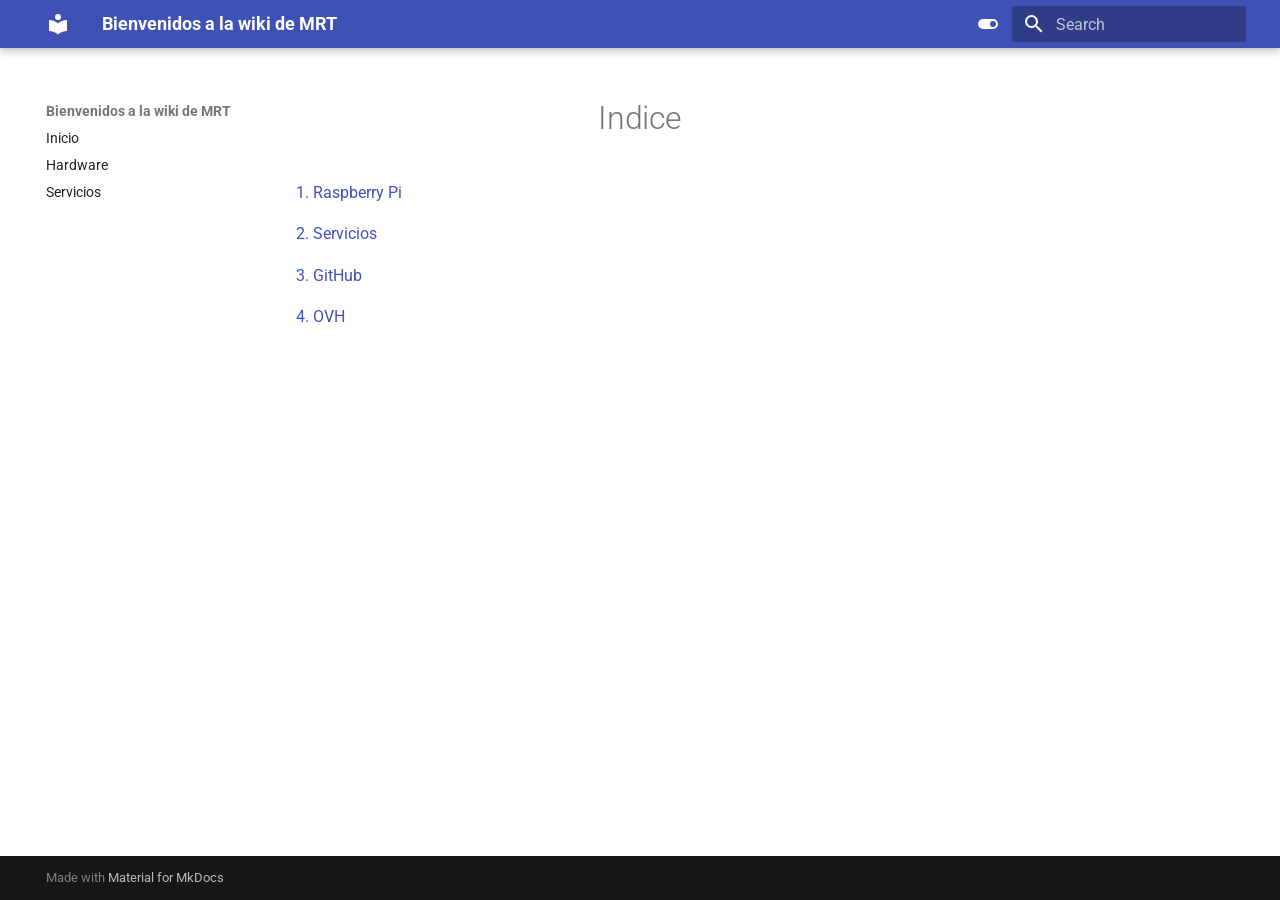
<file: indice/index.html>
<!doctype html>
<html lang="en" class="no-js">
  <head>
    
      <meta charset="utf-8">
      <meta name="viewport" content="width=device-width,initial-scale=1">
      
        <meta name="description" content="Tutoriales">
      
      
      
      
      
      
        
      
      
      <link rel="icon" href="../assets/images/favicon.png">
      <meta name="generator" content="mkdocs-1.6.1, mkdocs-material-9.7.7">
    
    
      
        <title>Indice - Bienvenidos a la wiki de MRT</title>
      
    
    
      <link rel="stylesheet" href="../assets/stylesheets/main.ec1eaa64.min.css">
      
        
        <link rel="stylesheet" href="../assets/stylesheets/palette.ab4e12ef.min.css">
      
      


    
    
      
    
    
      
        
        
        <link rel="preconnect" href="https://fonts.gstatic.com" crossorigin>
        <link rel="stylesheet" href="https://fonts.googleapis.com/css?family=Roboto:300,300i,400,400i,700,700i%7CRoboto+Mono:400,400i,700,700i&display=fallback">
        <style>:root{--md-text-font:"Roboto";--md-code-font:"Roboto Mono"}</style>
      
    
    
      <link rel="stylesheet" href="../stylesheets/extra.css">
    
    <script>__md_scope=new URL("..",location),__md_hash=e=>[...e].reduce(((e,_)=>(e<<5)-e+_.charCodeAt(0)),0),__md_get=(e,_=localStorage,t=__md_scope)=>JSON.parse(_.getItem(t.pathname+"."+e)),__md_set=(e,_,t=localStorage,a=__md_scope)=>{try{t.setItem(a.pathname+"."+e,JSON.stringify(_))}catch(e){}}</script>
    
      

    
    
  </head>
  
  
    
    
      
    
    
    
    
    <body dir="ltr" data-md-color-scheme="default" data-md-color-primary="indigo" data-md-color-accent="indigo">
  
    
    <input class="md-toggle" data-md-toggle="drawer" type="checkbox" id="__drawer" autocomplete="off">
    <input class="md-toggle" data-md-toggle="search" type="checkbox" id="__search" autocomplete="off">
    <label class="md-overlay" for="__drawer"></label>
    <div data-md-component="skip">
      
    </div>
    <div data-md-component="announce">
      
    </div>
    
    
      

  

<header class="md-header md-header--shadow" data-md-component="header">
  <nav class="md-header__inner md-grid" aria-label="Header">
    <a href=".." title="Bienvenidos a la wiki de MRT" class="md-header__button md-logo" aria-label="Bienvenidos a la wiki de MRT" data-md-component="logo">
      
  
  <svg xmlns="http://www.w3.org/2000/svg" viewBox="0 0 24 24"><path d="M12 8a3 3 0 0 0 3-3 3 3 0 0 0-3-3 3 3 0 0 0-3 3 3 3 0 0 0 3 3m0 3.54C9.64 9.35 6.5 8 3 8v11c3.5 0 6.64 1.35 9 3.54 2.36-2.19 5.5-3.54 9-3.54V8c-3.5 0-6.64 1.35-9 3.54"/></svg>

    </a>
    <label class="md-header__button md-icon" for="__drawer">
      
      <svg xmlns="http://www.w3.org/2000/svg" viewBox="0 0 24 24"><path d="M3 6h18v2H3zm0 5h18v2H3zm0 5h18v2H3z"/></svg>
    </label>
    <div class="md-header__title" data-md-component="header-title">
      <div class="md-header__ellipsis">
        <div class="md-header__topic">
          <span class="md-ellipsis">
            Bienvenidos a la wiki de MRT
          </span>
        </div>
        <div class="md-header__topic" data-md-component="header-topic">
          <span class="md-ellipsis">
            
              Indice
            
          </span>
        </div>
      </div>
    </div>
    
      
        <form class="md-header__option" data-md-component="palette">
  
    
    
    
    <input class="md-option" data-md-color-media="(prefers-color-scheme: light)" data-md-color-scheme="default" data-md-color-primary="indigo" data-md-color-accent="indigo"  aria-label="Cambiar a modo oscuro"  type="radio" name="__palette" id="__palette_0">
    
      <label class="md-header__button md-icon" title="Cambiar a modo oscuro" for="__palette_1" hidden>
        <svg xmlns="http://www.w3.org/2000/svg" viewBox="0 0 24 24"><path d="M17 7H7a5 5 0 0 0-5 5 5 5 0 0 0 5 5h10a5 5 0 0 0 5-5 5 5 0 0 0-5-5m0 8a3 3 0 0 1-3-3 3 3 0 0 1 3-3 3 3 0 0 1 3 3 3 3 0 0 1-3 3"/></svg>
      </label>
    
  
    
    
    
    <input class="md-option" data-md-color-media="(prefers-color-scheme: dark)" data-md-color-scheme="slate" data-md-color-primary="black" data-md-color-accent="indigo"  aria-label="Cambiar a modo claro"  type="radio" name="__palette" id="__palette_1">
    
      <label class="md-header__button md-icon" title="Cambiar a modo claro" for="__palette_0" hidden>
        <svg xmlns="http://www.w3.org/2000/svg" viewBox="0 0 24 24"><path d="M17 7H7a5 5 0 0 0-5 5 5 5 0 0 0 5 5h10a5 5 0 0 0 5-5 5 5 0 0 0-5-5M7 15a3 3 0 0 1-3-3 3 3 0 0 1 3-3 3 3 0 0 1 3 3 3 3 0 0 1-3 3"/></svg>
      </label>
    
  
</form>
      
    
    
      <script>var palette=__md_get("__palette");if(palette&&palette.color){if("(prefers-color-scheme)"===palette.color.media){var media=matchMedia("(prefers-color-scheme: light)"),input=document.querySelector(media.matches?"[data-md-color-media='(prefers-color-scheme: light)']":"[data-md-color-media='(prefers-color-scheme: dark)']");palette.color.media=input.getAttribute("data-md-color-media"),palette.color.scheme=input.getAttribute("data-md-color-scheme"),palette.color.primary=input.getAttribute("data-md-color-primary"),palette.color.accent=input.getAttribute("data-md-color-accent")}for(var[key,value]of Object.entries(palette.color))document.body.setAttribute("data-md-color-"+key,value)}</script>
    
    
    
      
      
        <label class="md-header__button md-icon" for="__search">
          
          <svg xmlns="http://www.w3.org/2000/svg" viewBox="0 0 24 24"><path d="M9.5 3A6.5 6.5 0 0 1 16 9.5c0 1.61-.59 3.09-1.56 4.23l.27.27h.79l5 5-1.5 1.5-5-5v-.79l-.27-.27A6.52 6.52 0 0 1 9.5 16 6.5 6.5 0 0 1 3 9.5 6.5 6.5 0 0 1 9.5 3m0 2C7 5 5 7 5 9.5S7 14 9.5 14 14 12 14 9.5 12 5 9.5 5"/></svg>
        </label>
        <div class="md-search" data-md-component="search" role="dialog">
  <label class="md-search__overlay" for="__search"></label>
  <div class="md-search__inner" role="search">
    <form class="md-search__form" name="search">
      <input type="text" class="md-search__input" name="query" aria-label="Search" placeholder="Search" autocapitalize="off" autocorrect="off" autocomplete="off" spellcheck="false" data-md-component="search-query" required>
      <label class="md-search__icon md-icon" for="__search">
        
        <svg xmlns="http://www.w3.org/2000/svg" viewBox="0 0 24 24"><path d="M9.5 3A6.5 6.5 0 0 1 16 9.5c0 1.61-.59 3.09-1.56 4.23l.27.27h.79l5 5-1.5 1.5-5-5v-.79l-.27-.27A6.52 6.52 0 0 1 9.5 16 6.5 6.5 0 0 1 3 9.5 6.5 6.5 0 0 1 9.5 3m0 2C7 5 5 7 5 9.5S7 14 9.5 14 14 12 14 9.5 12 5 9.5 5"/></svg>
        
        <svg xmlns="http://www.w3.org/2000/svg" viewBox="0 0 24 24"><path d="M20 11v2H8l5.5 5.5-1.42 1.42L4.16 12l7.92-7.92L13.5 5.5 8 11z"/></svg>
      </label>
      <nav class="md-search__options" aria-label="Search">
        
        <button type="reset" class="md-search__icon md-icon" title="Clear" aria-label="Clear" tabindex="-1">
          
          <svg xmlns="http://www.w3.org/2000/svg" viewBox="0 0 24 24"><path d="M19 6.41 17.59 5 12 10.59 6.41 5 5 6.41 10.59 12 5 17.59 6.41 19 12 13.41 17.59 19 19 17.59 13.41 12z"/></svg>
        </button>
      </nav>
      
        <div class="md-search__suggest" data-md-component="search-suggest"></div>
      
    </form>
    <div class="md-search__output">
      <div class="md-search__scrollwrap" tabindex="0" data-md-scrollfix>
        <div class="md-search-result" data-md-component="search-result">
          <div class="md-search-result__meta">
            Initializing search
          </div>
          <ol class="md-search-result__list" role="presentation"></ol>
        </div>
      </div>
    </div>
  </div>
</div>
      
    
    
  </nav>
  
</header>
    
    <div class="md-container" data-md-component="container">
      
      
        
          
        
      
      <main class="md-main" data-md-component="main">
        <div class="md-main__inner md-grid">
          
            
              
              <div class="md-sidebar md-sidebar--primary" data-md-component="sidebar" data-md-type="navigation" >
                <div class="md-sidebar__scrollwrap">
                  <div class="md-sidebar__inner">
                    



<nav class="md-nav md-nav--primary" aria-label="Navigation" data-md-level="0">
  <label class="md-nav__title" for="__drawer">
    <a href=".." title="Bienvenidos a la wiki de MRT" class="md-nav__button md-logo" aria-label="Bienvenidos a la wiki de MRT" data-md-component="logo">
      
  
  <svg xmlns="http://www.w3.org/2000/svg" viewBox="0 0 24 24"><path d="M12 8a3 3 0 0 0 3-3 3 3 0 0 0-3-3 3 3 0 0 0-3 3 3 3 0 0 0 3 3m0 3.54C9.64 9.35 6.5 8 3 8v11c3.5 0 6.64 1.35 9 3.54 2.36-2.19 5.5-3.54 9-3.54V8c-3.5 0-6.64 1.35-9 3.54"/></svg>

    </a>
    Bienvenidos a la wiki de MRT
  </label>
  
  <ul class="md-nav__list" data-md-scrollfix>
    
      
      
  
  
  
  
    <li class="md-nav__item">
      <a href=".." class="md-nav__link">
        
  
  
  <span class="md-ellipsis">
    
  
    Inicio
  

    
  </span>
  
  

      </a>
    </li>
  

    
      
      
  
  
  
  
    <li class="md-nav__item">
      <a href="../hardware/" class="md-nav__link">
        
  
  
  <span class="md-ellipsis">
    
  
    Hardware
  

    
  </span>
  
  

      </a>
    </li>
  

    
      
      
  
  
  
  
    <li class="md-nav__item">
      <a href="../servicios/" class="md-nav__link">
        
  
  
  <span class="md-ellipsis">
    
  
    Servicios
  

    
  </span>
  
  

      </a>
    </li>
  

    
  </ul>
</nav>
                  </div>
                </div>
              </div>
            
            
              
              <div class="md-sidebar md-sidebar--secondary" data-md-component="sidebar" data-md-type="toc" >
                <div class="md-sidebar__scrollwrap">
                  <div class="md-sidebar__inner">
                    

<nav class="md-nav md-nav--secondary" aria-label="Table of contents">
  
  
  
  
</nav>
                  </div>
                </div>
              </div>
            
          
          
            <div class="md-content" data-md-component="content">
              
              <article class="md-content__inner md-typeset">
                
                  



<h1 align="center">Indice</h1>

<p><a href="raspberry.md">1. Raspberry Pi</a></p>
<p><a href="../servicios/">2. Servicios</a></p>
<p><a href="../StaticWeb_github-pages/">3. GitHub</a></p>
<p><a href="../ovh/">4. OVH</a></p>












                
              </article>
            </div>
          
          
<script>var target=document.getElementById(location.hash.slice(1));target&&target.name&&(target.checked=target.name.startsWith("__tabbed_"))</script>
        </div>
        
          <button type="button" class="md-top md-icon" data-md-component="top" hidden>
  
  <svg xmlns="http://www.w3.org/2000/svg" viewBox="0 0 24 24"><path d="M13 20h-2V8l-5.5 5.5-1.42-1.42L12 4.16l7.92 7.92-1.42 1.42L13 8z"/></svg>
  Back to top
</button>
        
      </main>
      
        <footer class="md-footer">
  
  <div class="md-footer-meta md-typeset">
    <div class="md-footer-meta__inner md-grid">
      <div class="md-copyright">
  
  
    Made with
    <a href="https://squidfunk.github.io/mkdocs-material/" target="_blank" rel="noopener">
      Material for MkDocs
    </a>
  
</div>
      
    </div>
  </div>
</footer>
      
    </div>
    <div class="md-dialog" data-md-component="dialog">
      <div class="md-dialog__inner md-typeset"></div>
    </div>
    
    
    
      
      
      <script id="__config" type="application/json">{"annotate": null, "base": "..", "features": ["navigation.sections", "navigation.top", "content.code.copy", "search.suggest", "search.highlight", "toc.follow"], "search": "../assets/javascripts/workers/search.2c215733.min.js", "tags": null, "translations": {"clipboard.copied": "Copied to clipboard", "clipboard.copy": "Copy to clipboard", "search.result.more.one": "1 more on this page", "search.result.more.other": "# more on this page", "search.result.none": "No matching documents", "search.result.one": "1 matching document", "search.result.other": "# matching documents", "search.result.placeholder": "Type to start searching", "search.result.term.missing": "Missing", "select.version": "Select version"}, "version": null}</script>
    
    
      <script src="../assets/javascripts/bundle.d7400e89.min.js"></script>
      
    
  </body>
</html>
</file>
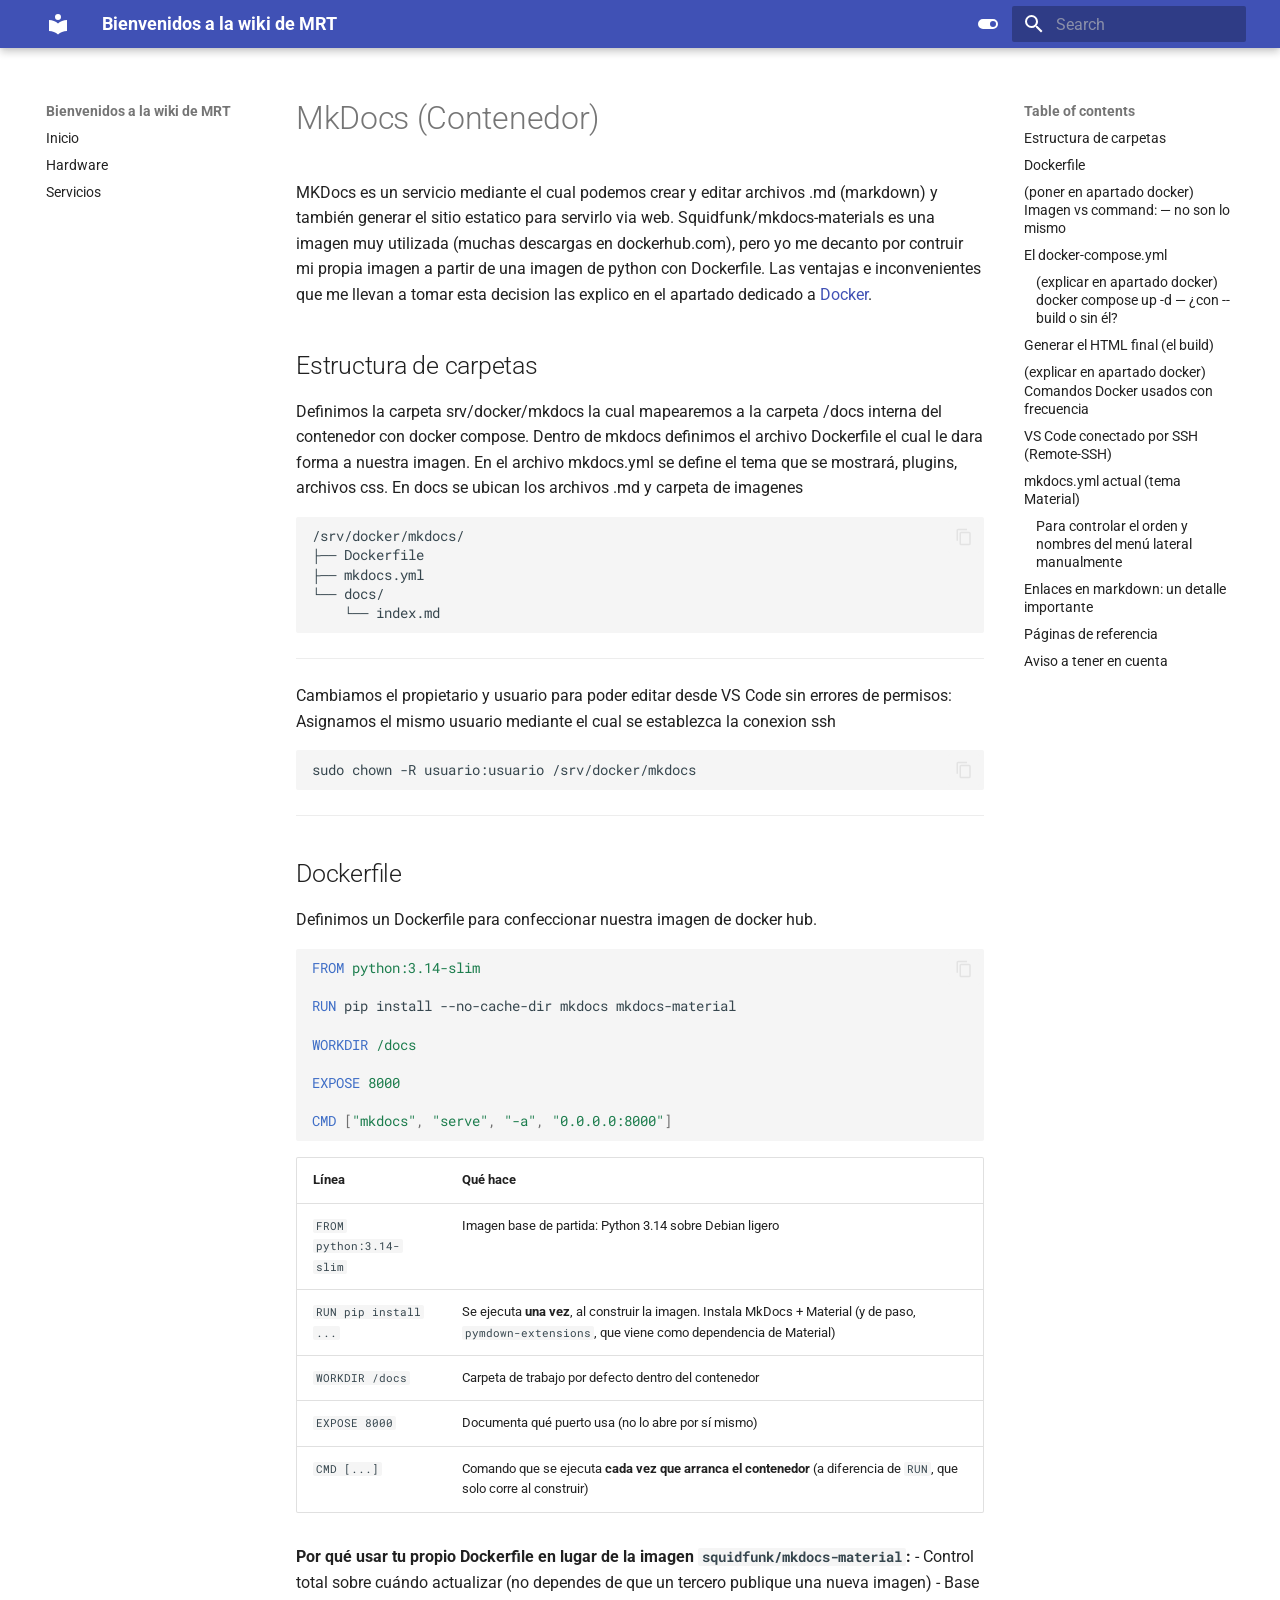
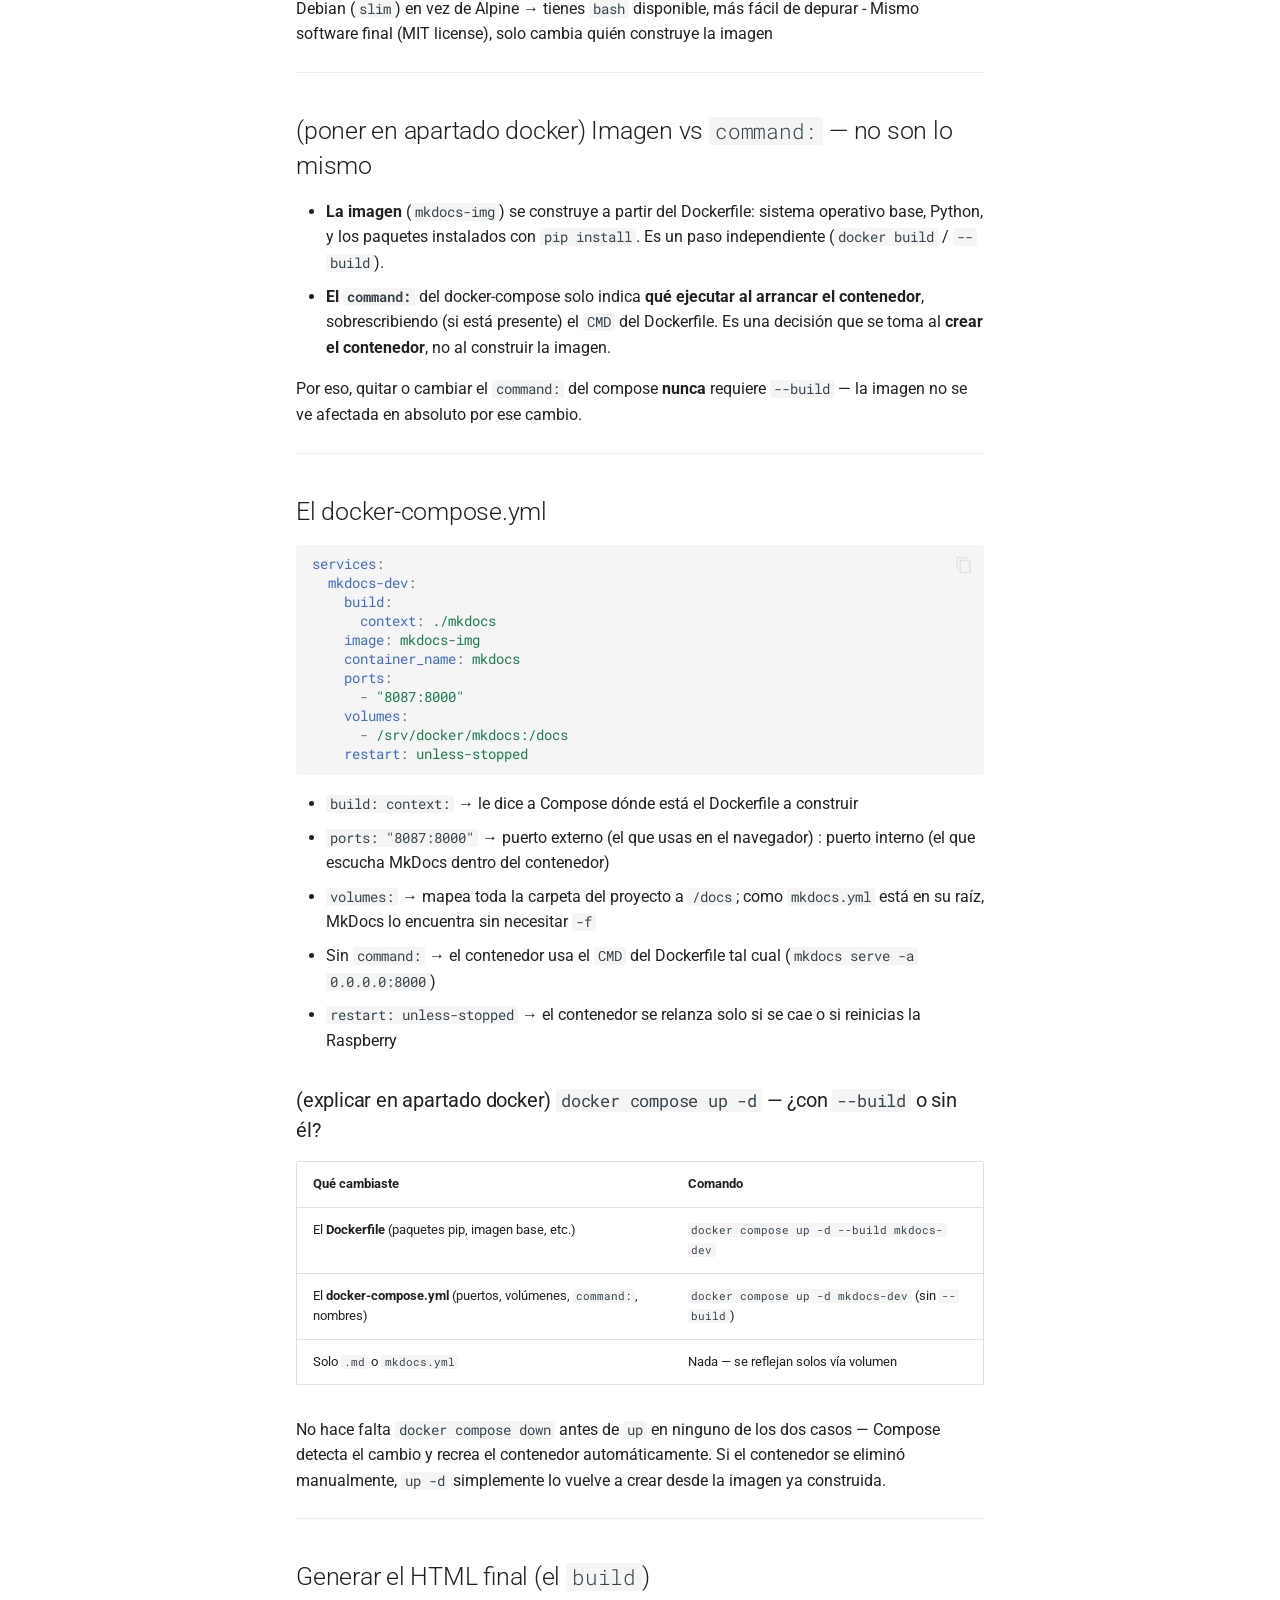
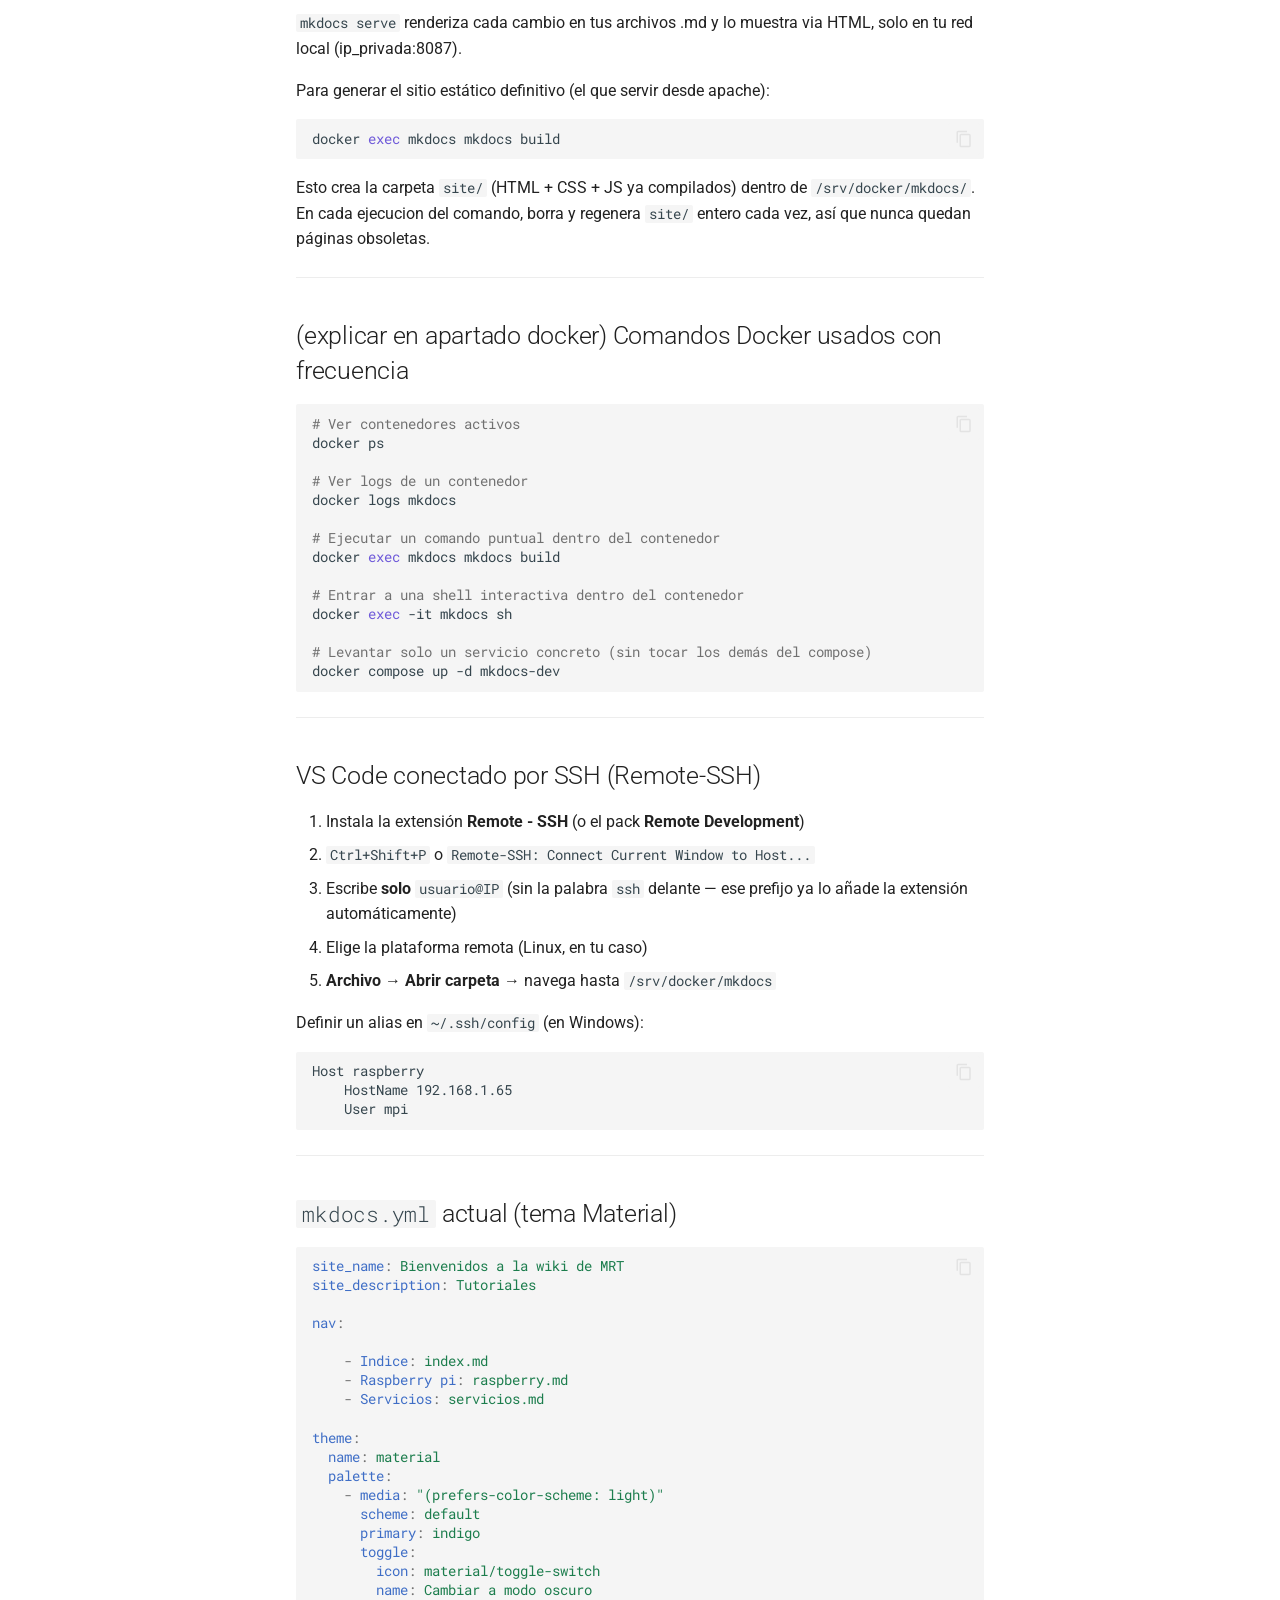
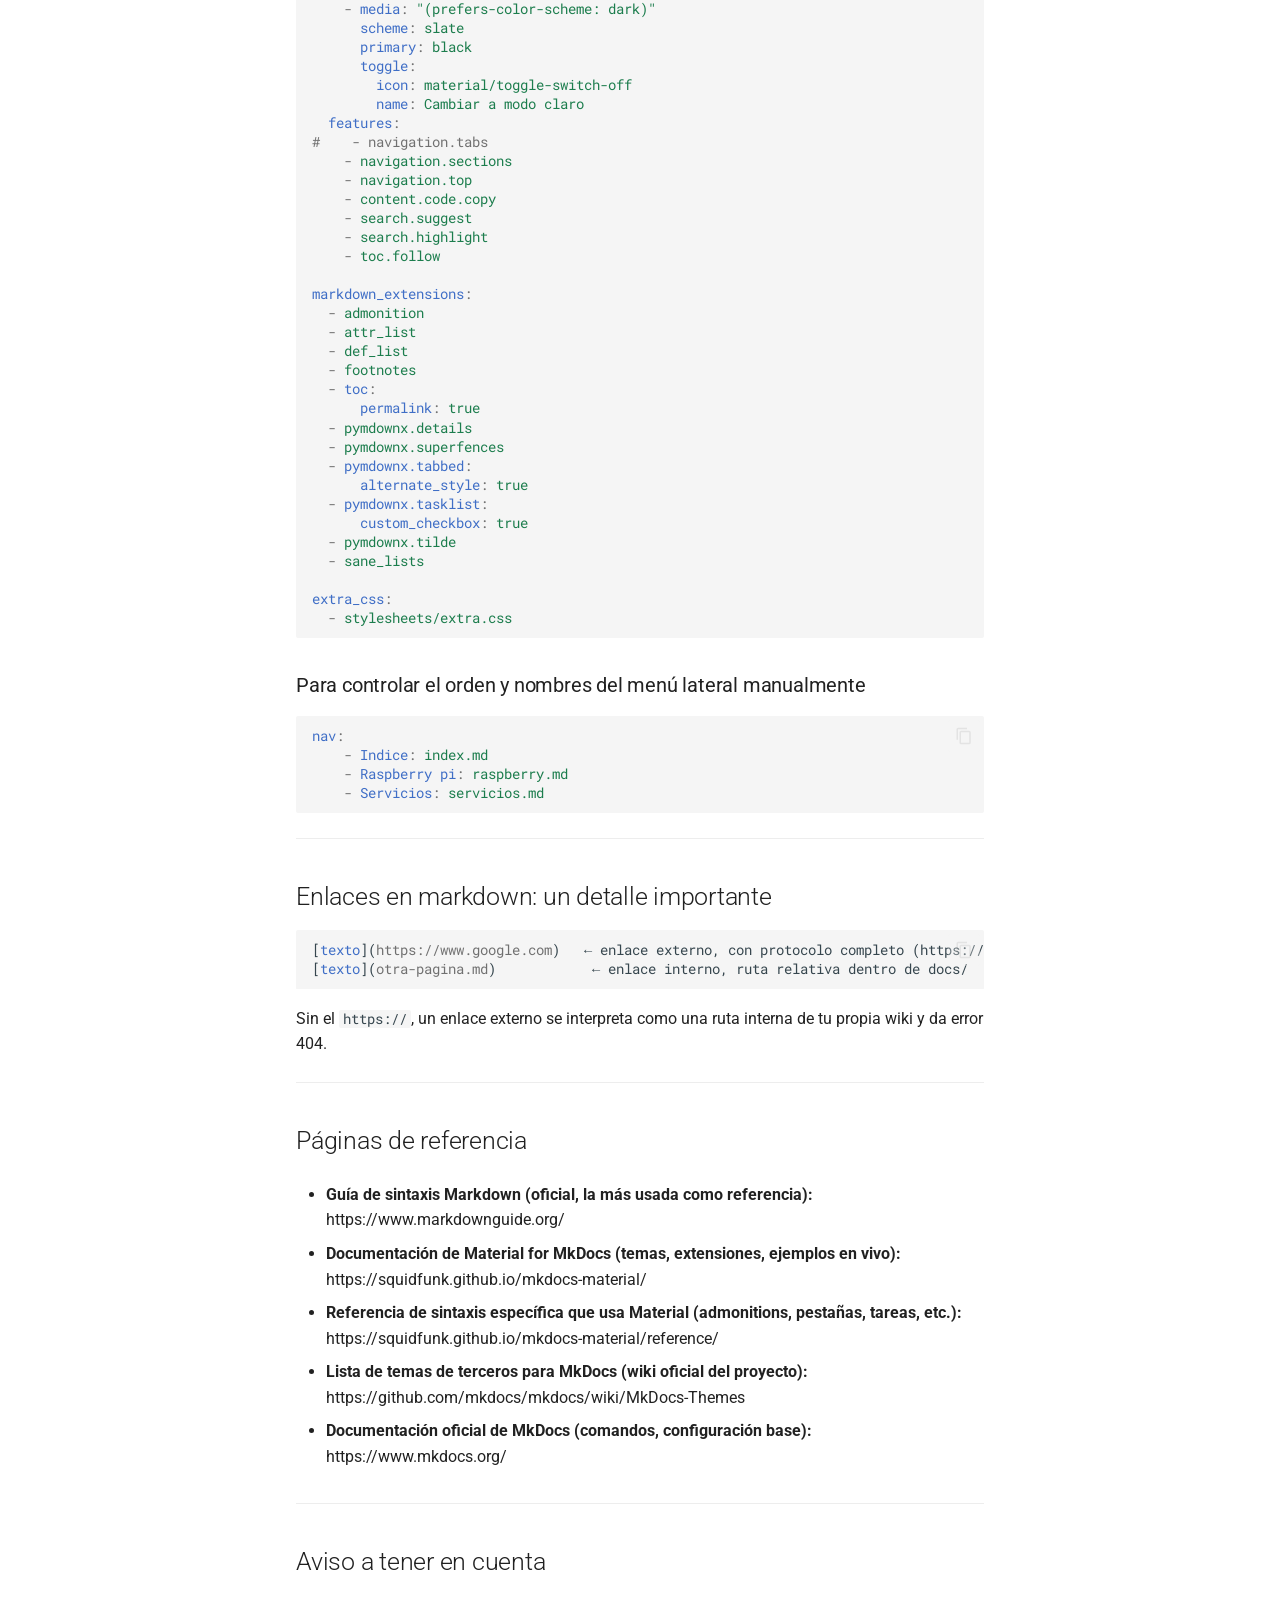
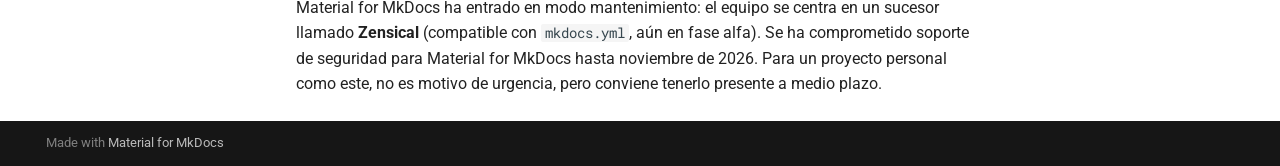
<file: mkdocs/index.html>
<!doctype html>
<html lang="en" class="no-js">
  <head>
    
      <meta charset="utf-8">
      <meta name="viewport" content="width=device-width,initial-scale=1">
      
        <meta name="description" content="Tutoriales">
      
      
      
      
      
      
        
      
      
      <link rel="icon" href="../assets/images/favicon.png">
      <meta name="generator" content="mkdocs-1.6.1, mkdocs-material-9.7.7">
    
    
      
        <title>MkDocs (Contenedor) - Bienvenidos a la wiki de MRT</title>
      
    
    
      <link rel="stylesheet" href="../assets/stylesheets/main.ec1eaa64.min.css">
      
        
        <link rel="stylesheet" href="../assets/stylesheets/palette.ab4e12ef.min.css">
      
      


    
    
      
    
    
      
        
        
        <link rel="preconnect" href="https://fonts.gstatic.com" crossorigin>
        <link rel="stylesheet" href="https://fonts.googleapis.com/css?family=Roboto:300,300i,400,400i,700,700i%7CRoboto+Mono:400,400i,700,700i&display=fallback">
        <style>:root{--md-text-font:"Roboto";--md-code-font:"Roboto Mono"}</style>
      
    
    
      <link rel="stylesheet" href="../stylesheets/extra.css">
    
    <script>__md_scope=new URL("..",location),__md_hash=e=>[...e].reduce(((e,_)=>(e<<5)-e+_.charCodeAt(0)),0),__md_get=(e,_=localStorage,t=__md_scope)=>JSON.parse(_.getItem(t.pathname+"."+e)),__md_set=(e,_,t=localStorage,a=__md_scope)=>{try{t.setItem(a.pathname+"."+e,JSON.stringify(_))}catch(e){}}</script>
    
      

    
    
  </head>
  
  
    
    
      
    
    
    
    
    <body dir="ltr" data-md-color-scheme="default" data-md-color-primary="indigo" data-md-color-accent="indigo">
  
    
    <input class="md-toggle" data-md-toggle="drawer" type="checkbox" id="__drawer" autocomplete="off">
    <input class="md-toggle" data-md-toggle="search" type="checkbox" id="__search" autocomplete="off">
    <label class="md-overlay" for="__drawer"></label>
    <div data-md-component="skip">
      
        
        <a href="#mkdocs-contenedor" class="md-skip">
          Skip to content
        </a>
      
    </div>
    <div data-md-component="announce">
      
    </div>
    
    
      

  

<header class="md-header md-header--shadow" data-md-component="header">
  <nav class="md-header__inner md-grid" aria-label="Header">
    <a href=".." title="Bienvenidos a la wiki de MRT" class="md-header__button md-logo" aria-label="Bienvenidos a la wiki de MRT" data-md-component="logo">
      
  
  <svg xmlns="http://www.w3.org/2000/svg" viewBox="0 0 24 24"><path d="M12 8a3 3 0 0 0 3-3 3 3 0 0 0-3-3 3 3 0 0 0-3 3 3 3 0 0 0 3 3m0 3.54C9.64 9.35 6.5 8 3 8v11c3.5 0 6.64 1.35 9 3.54 2.36-2.19 5.5-3.54 9-3.54V8c-3.5 0-6.64 1.35-9 3.54"/></svg>

    </a>
    <label class="md-header__button md-icon" for="__drawer">
      
      <svg xmlns="http://www.w3.org/2000/svg" viewBox="0 0 24 24"><path d="M3 6h18v2H3zm0 5h18v2H3zm0 5h18v2H3z"/></svg>
    </label>
    <div class="md-header__title" data-md-component="header-title">
      <div class="md-header__ellipsis">
        <div class="md-header__topic">
          <span class="md-ellipsis">
            Bienvenidos a la wiki de MRT
          </span>
        </div>
        <div class="md-header__topic" data-md-component="header-topic">
          <span class="md-ellipsis">
            
              MkDocs (Contenedor)
            
          </span>
        </div>
      </div>
    </div>
    
      
        <form class="md-header__option" data-md-component="palette">
  
    
    
    
    <input class="md-option" data-md-color-media="(prefers-color-scheme: light)" data-md-color-scheme="default" data-md-color-primary="indigo" data-md-color-accent="indigo"  aria-label="Cambiar a modo oscuro"  type="radio" name="__palette" id="__palette_0">
    
      <label class="md-header__button md-icon" title="Cambiar a modo oscuro" for="__palette_1" hidden>
        <svg xmlns="http://www.w3.org/2000/svg" viewBox="0 0 24 24"><path d="M17 7H7a5 5 0 0 0-5 5 5 5 0 0 0 5 5h10a5 5 0 0 0 5-5 5 5 0 0 0-5-5m0 8a3 3 0 0 1-3-3 3 3 0 0 1 3-3 3 3 0 0 1 3 3 3 3 0 0 1-3 3"/></svg>
      </label>
    
  
    
    
    
    <input class="md-option" data-md-color-media="(prefers-color-scheme: dark)" data-md-color-scheme="slate" data-md-color-primary="black" data-md-color-accent="indigo"  aria-label="Cambiar a modo claro"  type="radio" name="__palette" id="__palette_1">
    
      <label class="md-header__button md-icon" title="Cambiar a modo claro" for="__palette_0" hidden>
        <svg xmlns="http://www.w3.org/2000/svg" viewBox="0 0 24 24"><path d="M17 7H7a5 5 0 0 0-5 5 5 5 0 0 0 5 5h10a5 5 0 0 0 5-5 5 5 0 0 0-5-5M7 15a3 3 0 0 1-3-3 3 3 0 0 1 3-3 3 3 0 0 1 3 3 3 3 0 0 1-3 3"/></svg>
      </label>
    
  
</form>
      
    
    
      <script>var palette=__md_get("__palette");if(palette&&palette.color){if("(prefers-color-scheme)"===palette.color.media){var media=matchMedia("(prefers-color-scheme: light)"),input=document.querySelector(media.matches?"[data-md-color-media='(prefers-color-scheme: light)']":"[data-md-color-media='(prefers-color-scheme: dark)']");palette.color.media=input.getAttribute("data-md-color-media"),palette.color.scheme=input.getAttribute("data-md-color-scheme"),palette.color.primary=input.getAttribute("data-md-color-primary"),palette.color.accent=input.getAttribute("data-md-color-accent")}for(var[key,value]of Object.entries(palette.color))document.body.setAttribute("data-md-color-"+key,value)}</script>
    
    
    
      
      
        <label class="md-header__button md-icon" for="__search">
          
          <svg xmlns="http://www.w3.org/2000/svg" viewBox="0 0 24 24"><path d="M9.5 3A6.5 6.5 0 0 1 16 9.5c0 1.61-.59 3.09-1.56 4.23l.27.27h.79l5 5-1.5 1.5-5-5v-.79l-.27-.27A6.52 6.52 0 0 1 9.5 16 6.5 6.5 0 0 1 3 9.5 6.5 6.5 0 0 1 9.5 3m0 2C7 5 5 7 5 9.5S7 14 9.5 14 14 12 14 9.5 12 5 9.5 5"/></svg>
        </label>
        <div class="md-search" data-md-component="search" role="dialog">
  <label class="md-search__overlay" for="__search"></label>
  <div class="md-search__inner" role="search">
    <form class="md-search__form" name="search">
      <input type="text" class="md-search__input" name="query" aria-label="Search" placeholder="Search" autocapitalize="off" autocorrect="off" autocomplete="off" spellcheck="false" data-md-component="search-query" required>
      <label class="md-search__icon md-icon" for="__search">
        
        <svg xmlns="http://www.w3.org/2000/svg" viewBox="0 0 24 24"><path d="M9.5 3A6.5 6.5 0 0 1 16 9.5c0 1.61-.59 3.09-1.56 4.23l.27.27h.79l5 5-1.5 1.5-5-5v-.79l-.27-.27A6.52 6.52 0 0 1 9.5 16 6.5 6.5 0 0 1 3 9.5 6.5 6.5 0 0 1 9.5 3m0 2C7 5 5 7 5 9.5S7 14 9.5 14 14 12 14 9.5 12 5 9.5 5"/></svg>
        
        <svg xmlns="http://www.w3.org/2000/svg" viewBox="0 0 24 24"><path d="M20 11v2H8l5.5 5.5-1.42 1.42L4.16 12l7.92-7.92L13.5 5.5 8 11z"/></svg>
      </label>
      <nav class="md-search__options" aria-label="Search">
        
        <button type="reset" class="md-search__icon md-icon" title="Clear" aria-label="Clear" tabindex="-1">
          
          <svg xmlns="http://www.w3.org/2000/svg" viewBox="0 0 24 24"><path d="M19 6.41 17.59 5 12 10.59 6.41 5 5 6.41 10.59 12 5 17.59 6.41 19 12 13.41 17.59 19 19 17.59 13.41 12z"/></svg>
        </button>
      </nav>
      
        <div class="md-search__suggest" data-md-component="search-suggest"></div>
      
    </form>
    <div class="md-search__output">
      <div class="md-search__scrollwrap" tabindex="0" data-md-scrollfix>
        <div class="md-search-result" data-md-component="search-result">
          <div class="md-search-result__meta">
            Initializing search
          </div>
          <ol class="md-search-result__list" role="presentation"></ol>
        </div>
      </div>
    </div>
  </div>
</div>
      
    
    
  </nav>
  
</header>
    
    <div class="md-container" data-md-component="container">
      
      
        
          
        
      
      <main class="md-main" data-md-component="main">
        <div class="md-main__inner md-grid">
          
            
              
              <div class="md-sidebar md-sidebar--primary" data-md-component="sidebar" data-md-type="navigation" >
                <div class="md-sidebar__scrollwrap">
                  <div class="md-sidebar__inner">
                    



<nav class="md-nav md-nav--primary" aria-label="Navigation" data-md-level="0">
  <label class="md-nav__title" for="__drawer">
    <a href=".." title="Bienvenidos a la wiki de MRT" class="md-nav__button md-logo" aria-label="Bienvenidos a la wiki de MRT" data-md-component="logo">
      
  
  <svg xmlns="http://www.w3.org/2000/svg" viewBox="0 0 24 24"><path d="M12 8a3 3 0 0 0 3-3 3 3 0 0 0-3-3 3 3 0 0 0-3 3 3 3 0 0 0 3 3m0 3.54C9.64 9.35 6.5 8 3 8v11c3.5 0 6.64 1.35 9 3.54 2.36-2.19 5.5-3.54 9-3.54V8c-3.5 0-6.64 1.35-9 3.54"/></svg>

    </a>
    Bienvenidos a la wiki de MRT
  </label>
  
  <ul class="md-nav__list" data-md-scrollfix>
    
      
      
  
  
  
  
    <li class="md-nav__item">
      <a href=".." class="md-nav__link">
        
  
  
  <span class="md-ellipsis">
    
  
    Inicio
  

    
  </span>
  
  

      </a>
    </li>
  

    
      
      
  
  
  
  
    <li class="md-nav__item">
      <a href="../hardware/" class="md-nav__link">
        
  
  
  <span class="md-ellipsis">
    
  
    Hardware
  

    
  </span>
  
  

      </a>
    </li>
  

    
      
      
  
  
  
  
    <li class="md-nav__item">
      <a href="../servicios/" class="md-nav__link">
        
  
  
  <span class="md-ellipsis">
    
  
    Servicios
  

    
  </span>
  
  

      </a>
    </li>
  

    
  </ul>
</nav>
                  </div>
                </div>
              </div>
            
            
              
              <div class="md-sidebar md-sidebar--secondary" data-md-component="sidebar" data-md-type="toc" >
                <div class="md-sidebar__scrollwrap">
                  <div class="md-sidebar__inner">
                    

<nav class="md-nav md-nav--secondary" aria-label="Table of contents">
  
  
  
    
  
  
    <label class="md-nav__title" for="__toc">
      <span class="md-nav__icon md-icon"></span>
      Table of contents
    </label>
    <ul class="md-nav__list" data-md-component="toc" data-md-scrollfix>
      
        <li class="md-nav__item">
  <a href="#estructura-de-carpetas" class="md-nav__link">
    <span class="md-ellipsis">
      
        Estructura de carpetas
      
    </span>
  </a>
  
</li>
      
        <li class="md-nav__item">
  <a href="#dockerfile" class="md-nav__link">
    <span class="md-ellipsis">
      
        Dockerfile
      
    </span>
  </a>
  
</li>
      
        <li class="md-nav__item">
  <a href="#poner-en-apartado-docker-imagen-vs-command-no-son-lo-mismo" class="md-nav__link">
    <span class="md-ellipsis">
      
        (poner en apartado docker) Imagen vs command: — no son lo mismo
      
    </span>
  </a>
  
</li>
      
        <li class="md-nav__item">
  <a href="#el-docker-composeyml" class="md-nav__link">
    <span class="md-ellipsis">
      
        El docker-compose.yml
      
    </span>
  </a>
  
    <nav class="md-nav" aria-label="El docker-compose.yml">
      <ul class="md-nav__list">
        
          <li class="md-nav__item">
  <a href="#explicar-en-apartado-docker-docker-compose-up-d-con-build-o-sin-el" class="md-nav__link">
    <span class="md-ellipsis">
      
        (explicar en apartado docker) docker compose up -d — ¿con --build o sin él?
      
    </span>
  </a>
  
</li>
        
      </ul>
    </nav>
  
</li>
      
        <li class="md-nav__item">
  <a href="#generar-el-html-final-el-build" class="md-nav__link">
    <span class="md-ellipsis">
      
        Generar el HTML final (el build)
      
    </span>
  </a>
  
</li>
      
        <li class="md-nav__item">
  <a href="#explicar-en-apartado-docker-comandos-docker-usados-con-frecuencia" class="md-nav__link">
    <span class="md-ellipsis">
      
        (explicar en apartado docker) Comandos Docker usados con frecuencia
      
    </span>
  </a>
  
</li>
      
        <li class="md-nav__item">
  <a href="#vs-code-conectado-por-ssh-remote-ssh" class="md-nav__link">
    <span class="md-ellipsis">
      
        VS Code conectado por SSH (Remote-SSH)
      
    </span>
  </a>
  
</li>
      
        <li class="md-nav__item">
  <a href="#mkdocsyml-actual-tema-material" class="md-nav__link">
    <span class="md-ellipsis">
      
        mkdocs.yml actual (tema Material)
      
    </span>
  </a>
  
    <nav class="md-nav" aria-label="mkdocs.yml actual (tema Material)">
      <ul class="md-nav__list">
        
          <li class="md-nav__item">
  <a href="#para-controlar-el-orden-y-nombres-del-menu-lateral-manualmente" class="md-nav__link">
    <span class="md-ellipsis">
      
        Para controlar el orden y nombres del menú lateral manualmente
      
    </span>
  </a>
  
</li>
        
      </ul>
    </nav>
  
</li>
      
        <li class="md-nav__item">
  <a href="#enlaces-en-markdown-un-detalle-importante" class="md-nav__link">
    <span class="md-ellipsis">
      
        Enlaces en markdown: un detalle importante
      
    </span>
  </a>
  
</li>
      
        <li class="md-nav__item">
  <a href="#paginas-de-referencia" class="md-nav__link">
    <span class="md-ellipsis">
      
        Páginas de referencia
      
    </span>
  </a>
  
</li>
      
        <li class="md-nav__item">
  <a href="#aviso-a-tener-en-cuenta" class="md-nav__link">
    <span class="md-ellipsis">
      
        Aviso a tener en cuenta
      
    </span>
  </a>
  
</li>
      
    </ul>
  
</nav>
                  </div>
                </div>
              </div>
            
          
          
            <div class="md-content" data-md-component="content">
              
              <article class="md-content__inner md-typeset">
                
                  



<h1 id="mkdocs-contenedor">MkDocs (Contenedor)<a class="headerlink" href="#mkdocs-contenedor" title="Permanent link">&para;</a></h1>
<p>MKDocs es un servicio mediante el cual podemos crear y editar archivos .md (markdown) y también generar el sitio estatico para servirlo via web. Squidfunk/mkdocs-materials es una imagen muy utilizada (muchas descargas en dockerhub.com), pero yo me decanto por contruir mi propia imagen a partir de una imagen de python con Dockerfile. Las ventajas e inconvenientes que me llevan a tomar esta decision las explico en el apartado dedicado a <a href="../docker/">Docker</a>.</p>
<h2 id="estructura-de-carpetas">Estructura de carpetas<a class="headerlink" href="#estructura-de-carpetas" title="Permanent link">&para;</a></h2>
<p>Definimos la carpeta srv/docker/mkdocs la cual mapearemos a la carpeta /docs interna del contenedor con docker compose. Dentro de mkdocs definimos el archivo Dockerfile el cual le dara forma a nuestra imagen. En el archivo mkdocs.yml se define el tema que se mostrará, plugins, archivos css. En docs se ubican los archivos .md y carpeta de imagenes</p>
<div class="highlight"><pre><span></span><code>/srv/docker/mkdocs/
├── Dockerfile
├── mkdocs.yml
└── docs/
    └── index.md
</code></pre></div>
<hr />
<p>Cambiamos el propietario y usuario para poder editar desde VS Code sin errores de permisos:
Asignamos el mismo usuario mediante el cual se establezca la conexion ssh
<div class="highlight"><pre><span></span><code>sudo<span class="w"> </span>chown<span class="w"> </span>-R<span class="w"> </span>usuario:usuario<span class="w"> </span>/srv/docker/mkdocs
</code></pre></div></p>
<hr />
<h2 id="dockerfile">Dockerfile<a class="headerlink" href="#dockerfile" title="Permanent link">&para;</a></h2>
<p>Definimos un Dockerfile para confeccionar nuestra imagen de docker hub.</p>
<div class="highlight"><pre><span></span><code><span class="k">FROM</span><span class="w"> </span><span class="s">python:3.14-slim</span>

<span class="k">RUN</span><span class="w"> </span>pip<span class="w"> </span>install<span class="w"> </span>--no-cache-dir<span class="w"> </span>mkdocs<span class="w"> </span>mkdocs-material

<span class="k">WORKDIR</span><span class="w"> </span><span class="s">/docs</span>

<span class="k">EXPOSE</span><span class="w"> </span><span class="s">8000</span>

<span class="k">CMD</span><span class="w"> </span><span class="p">[</span><span class="s2">"mkdocs"</span><span class="p">,</span><span class="w"> </span><span class="s2">"serve"</span><span class="p">,</span><span class="w"> </span><span class="s2">"-a"</span><span class="p">,</span><span class="w"> </span><span class="s2">"0.0.0.0:8000"</span><span class="p">]</span>
</code></pre></div>
<table>
<thead>
<tr>
<th>Línea</th>
<th>Qué hace</th>
</tr>
</thead>
<tbody>
<tr>
<td><code>FROM python:3.14-slim</code></td>
<td>Imagen base de partida: Python 3.14 sobre Debian ligero</td>
</tr>
<tr>
<td><code>RUN pip install ...</code></td>
<td>Se ejecuta <strong>una vez</strong>, al construir la imagen. Instala MkDocs + Material (y de paso, <code>pymdown-extensions</code>, que viene como dependencia de Material)</td>
</tr>
<tr>
<td><code>WORKDIR /docs</code></td>
<td>Carpeta de trabajo por defecto dentro del contenedor</td>
</tr>
<tr>
<td><code>EXPOSE 8000</code></td>
<td>Documenta qué puerto usa (no lo abre por sí mismo)</td>
</tr>
<tr>
<td><code>CMD [...]</code></td>
<td>Comando que se ejecuta <strong>cada vez que arranca el contenedor</strong> (a diferencia de <code>RUN</code>, que solo corre al construir)</td>
</tr>
</tbody>
</table>
<p><strong>Por qué usar tu propio Dockerfile en lugar de la imagen <code>squidfunk/mkdocs-material</code>:</strong>
- Control total sobre cuándo actualizar (no dependes de que un tercero publique una nueva imagen)
- Base Debian (<code>slim</code>) en vez de Alpine → tienes <code>bash</code> disponible, más fácil de depurar
- Mismo software final (MIT license), solo cambia quién construye la imagen</p>
<hr />
<h2 id="poner-en-apartado-docker-imagen-vs-command-no-son-lo-mismo">(poner en apartado docker) Imagen vs <code>command:</code> — no son lo mismo<a class="headerlink" href="#poner-en-apartado-docker-imagen-vs-command-no-son-lo-mismo" title="Permanent link">&para;</a></h2>
<ul>
<li><strong>La imagen</strong> (<code>mkdocs-img</code>) se construye a partir del Dockerfile: sistema operativo base, Python, y los paquetes instalados con <code>pip install</code>. Es un paso independiente (<code>docker build</code> / <code>--build</code>).</li>
<li><strong>El <code>command:</code></strong> del docker-compose solo indica <strong>qué ejecutar al arrancar el contenedor</strong>, sobrescribiendo (si está presente) el <code>CMD</code> del Dockerfile. Es una decisión que se toma al <strong>crear el contenedor</strong>, no al construir la imagen.</li>
</ul>
<p>Por eso, quitar o cambiar el <code>command:</code> del compose <strong>nunca</strong> requiere <code>--build</code> — la imagen no se ve afectada en absoluto por ese cambio.</p>
<hr />
<h2 id="el-docker-composeyml">El docker-compose.yml<a class="headerlink" href="#el-docker-composeyml" title="Permanent link">&para;</a></h2>
<div class="highlight"><pre><span></span><code><span class="nt">services</span><span class="p">:</span>
<span class="w">  </span><span class="nt">mkdocs-dev</span><span class="p">:</span>
<span class="w">    </span><span class="nt">build</span><span class="p">:</span>
<span class="w">      </span><span class="nt">context</span><span class="p">:</span><span class="w"> </span><span class="l l-Scalar l-Scalar-Plain">./mkdocs</span>
<span class="w">    </span><span class="nt">image</span><span class="p">:</span><span class="w"> </span><span class="l l-Scalar l-Scalar-Plain">mkdocs-img</span>
<span class="w">    </span><span class="nt">container_name</span><span class="p">:</span><span class="w"> </span><span class="l l-Scalar l-Scalar-Plain">mkdocs</span>
<span class="w">    </span><span class="nt">ports</span><span class="p">:</span>
<span class="w">      </span><span class="p p-Indicator">-</span><span class="w"> </span><span class="s">"8087:8000"</span>
<span class="w">    </span><span class="nt">volumes</span><span class="p">:</span>
<span class="w">      </span><span class="p p-Indicator">-</span><span class="w"> </span><span class="l l-Scalar l-Scalar-Plain">/srv/docker/mkdocs:/docs</span>
<span class="w">    </span><span class="nt">restart</span><span class="p">:</span><span class="w"> </span><span class="l l-Scalar l-Scalar-Plain">unless-stopped</span>
</code></pre></div>
<ul>
<li><code>build: context:</code> → le dice a Compose dónde está el Dockerfile a construir</li>
<li><code>ports: "8087:8000"</code> → puerto externo (el que usas en el navegador) : puerto interno (el que escucha MkDocs dentro del contenedor)</li>
<li><code>volumes:</code> → mapea toda la carpeta del proyecto a <code>/docs</code>; como <code>mkdocs.yml</code> está en su raíz, MkDocs lo encuentra sin necesitar <code>-f</code></li>
<li>Sin <code>command:</code> → el contenedor usa el <code>CMD</code> del Dockerfile tal cual (<code>mkdocs serve -a 0.0.0.0:8000</code>)</li>
<li><code>restart: unless-stopped</code> → el contenedor se relanza solo si se cae o si reinicias la Raspberry</li>
</ul>
<h3 id="explicar-en-apartado-docker-docker-compose-up-d-con-build-o-sin-el">(explicar en apartado docker) <code>docker compose up -d</code> — ¿con <code>--build</code> o sin él?<a class="headerlink" href="#explicar-en-apartado-docker-docker-compose-up-d-con-build-o-sin-el" title="Permanent link">&para;</a></h3>
<table>
<thead>
<tr>
<th>Qué cambiaste</th>
<th>Comando</th>
</tr>
</thead>
<tbody>
<tr>
<td>El <strong>Dockerfile</strong> (paquetes pip, imagen base, etc.)</td>
<td><code>docker compose up -d --build mkdocs-dev</code></td>
</tr>
<tr>
<td>El <strong>docker-compose.yml</strong> (puertos, volúmenes, <code>command:</code>, nombres)</td>
<td><code>docker compose up -d mkdocs-dev</code> (sin <code>--build</code>)</td>
</tr>
<tr>
<td>Solo <code>.md</code> o <code>mkdocs.yml</code></td>
<td>Nada — se reflejan solos vía volumen</td>
</tr>
</tbody>
</table>
<p>No hace falta <code>docker compose down</code> antes de <code>up</code> en ninguno de los dos casos — Compose detecta el cambio y recrea el contenedor automáticamente. Si el contenedor se eliminó manualmente, <code>up -d</code> simplemente lo vuelve a crear desde la imagen ya construida.</p>
<hr />
<h2 id="generar-el-html-final-el-build">Generar el HTML final (el <code>build</code>)<a class="headerlink" href="#generar-el-html-final-el-build" title="Permanent link">&para;</a></h2>
<p><code>mkdocs serve</code> renderiza cada cambio en tus archivos .md y lo muestra via HTML, solo en tu red local (ip_privada:8087).</p>
<p>Para generar el sitio estático definitivo (el que servir desde apache):</p>
<div class="highlight"><pre><span></span><code>docker<span class="w"> </span><span class="nb">exec</span><span class="w"> </span>mkdocs<span class="w"> </span>mkdocs<span class="w"> </span>build
</code></pre></div>
<p>Esto crea la carpeta <code>site/</code> (HTML + CSS + JS ya compilados) dentro de <code>/srv/docker/mkdocs/</code>. En cada ejecucion del comando, borra y regenera <code>site/</code> entero cada vez, así que nunca quedan páginas obsoletas.</p>
<hr />
<h2 id="explicar-en-apartado-docker-comandos-docker-usados-con-frecuencia">(explicar en apartado docker) Comandos Docker usados con frecuencia<a class="headerlink" href="#explicar-en-apartado-docker-comandos-docker-usados-con-frecuencia" title="Permanent link">&para;</a></h2>
<div class="highlight"><pre><span></span><code><span class="c1"># Ver contenedores activos</span>
docker<span class="w"> </span>ps

<span class="c1"># Ver logs de un contenedor</span>
docker<span class="w"> </span>logs<span class="w"> </span>mkdocs

<span class="c1"># Ejecutar un comando puntual dentro del contenedor</span>
docker<span class="w"> </span><span class="nb">exec</span><span class="w"> </span>mkdocs<span class="w"> </span>mkdocs<span class="w"> </span>build

<span class="c1"># Entrar a una shell interactiva dentro del contenedor</span>
docker<span class="w"> </span><span class="nb">exec</span><span class="w"> </span>-it<span class="w"> </span>mkdocs<span class="w"> </span>sh

<span class="c1"># Levantar solo un servicio concreto (sin tocar los demás del compose)</span>
docker<span class="w"> </span>compose<span class="w"> </span>up<span class="w"> </span>-d<span class="w"> </span>mkdocs-dev
</code></pre></div>
<hr />
<h2 id="vs-code-conectado-por-ssh-remote-ssh">VS Code conectado por SSH (Remote-SSH)<a class="headerlink" href="#vs-code-conectado-por-ssh-remote-ssh" title="Permanent link">&para;</a></h2>
<ol>
<li>Instala la extensión <strong>Remote - SSH</strong> (o el pack <strong>Remote Development</strong>)</li>
<li><code>Ctrl+Shift+P</code> o <code>Remote-SSH: Connect Current Window to Host...</code></li>
<li>Escribe <strong>solo</strong> <code>usuario@IP</code> (sin la palabra <code>ssh</code> delante — ese prefijo ya lo añade la extensión automáticamente)</li>
<li>Elige la plataforma remota (Linux, en tu caso)</li>
<li><strong>Archivo → Abrir carpeta</strong> → navega hasta <code>/srv/docker/mkdocs</code></li>
</ol>
<p>Definir un alias en <code>~/.ssh/config</code> (en Windows):
<div class="highlight"><pre><span></span><code>Host raspberry
    HostName 192.168.1.65
    User mpi
</code></pre></div></p>
<hr />
<h2 id="mkdocsyml-actual-tema-material"><code>mkdocs.yml</code> actual (tema Material)<a class="headerlink" href="#mkdocsyml-actual-tema-material" title="Permanent link">&para;</a></h2>
<div class="highlight"><pre><span></span><code><span class="nt">site_name</span><span class="p">:</span><span class="w"> </span><span class="l l-Scalar l-Scalar-Plain">Bienvenidos a la wiki de MRT</span>
<span class="nt">site_description</span><span class="p">:</span><span class="w"> </span><span class="l l-Scalar l-Scalar-Plain">Tutoriales</span>

<span class="nt">nav</span><span class="p">:</span>

<span class="w">    </span><span class="p p-Indicator">-</span><span class="w"> </span><span class="nt">Indice</span><span class="p">:</span><span class="w"> </span><span class="l l-Scalar l-Scalar-Plain">index.md</span>
<span class="w">    </span><span class="p p-Indicator">-</span><span class="w"> </span><span class="nt">Raspberry pi</span><span class="p">:</span><span class="w"> </span><span class="l l-Scalar l-Scalar-Plain">raspberry.md</span>
<span class="w">    </span><span class="p p-Indicator">-</span><span class="w"> </span><span class="nt">Servicios</span><span class="p">:</span><span class="w"> </span><span class="l l-Scalar l-Scalar-Plain">servicios.md</span>

<span class="nt">theme</span><span class="p">:</span>
<span class="w">  </span><span class="nt">name</span><span class="p">:</span><span class="w"> </span><span class="l l-Scalar l-Scalar-Plain">material</span>
<span class="w">  </span><span class="nt">palette</span><span class="p">:</span>
<span class="w">    </span><span class="p p-Indicator">-</span><span class="w"> </span><span class="nt">media</span><span class="p">:</span><span class="w"> </span><span class="s">"(prefers-color-scheme:</span><span class="nv"> </span><span class="s">light)"</span>
<span class="w">      </span><span class="nt">scheme</span><span class="p">:</span><span class="w"> </span><span class="l l-Scalar l-Scalar-Plain">default</span>
<span class="w">      </span><span class="nt">primary</span><span class="p">:</span><span class="w"> </span><span class="l l-Scalar l-Scalar-Plain">indigo</span>
<span class="w">      </span><span class="nt">toggle</span><span class="p">:</span>
<span class="w">        </span><span class="nt">icon</span><span class="p">:</span><span class="w"> </span><span class="l l-Scalar l-Scalar-Plain">material/toggle-switch</span>
<span class="w">        </span><span class="nt">name</span><span class="p">:</span><span class="w"> </span><span class="l l-Scalar l-Scalar-Plain">Cambiar a modo oscuro</span>
<span class="w">    </span><span class="p p-Indicator">-</span><span class="w"> </span><span class="nt">media</span><span class="p">:</span><span class="w"> </span><span class="s">"(prefers-color-scheme:</span><span class="nv"> </span><span class="s">dark)"</span>
<span class="w">      </span><span class="nt">scheme</span><span class="p">:</span><span class="w"> </span><span class="l l-Scalar l-Scalar-Plain">slate</span>
<span class="w">      </span><span class="nt">primary</span><span class="p">:</span><span class="w"> </span><span class="l l-Scalar l-Scalar-Plain">black</span>
<span class="w">      </span><span class="nt">toggle</span><span class="p">:</span>
<span class="w">        </span><span class="nt">icon</span><span class="p">:</span><span class="w"> </span><span class="l l-Scalar l-Scalar-Plain">material/toggle-switch-off</span>
<span class="w">        </span><span class="nt">name</span><span class="p">:</span><span class="w"> </span><span class="l l-Scalar l-Scalar-Plain">Cambiar a modo claro</span>
<span class="w">  </span><span class="nt">features</span><span class="p">:</span>
<span class="c1">#    - navigation.tabs</span>
<span class="w">    </span><span class="p p-Indicator">-</span><span class="w"> </span><span class="l l-Scalar l-Scalar-Plain">navigation.sections</span>
<span class="w">    </span><span class="p p-Indicator">-</span><span class="w"> </span><span class="l l-Scalar l-Scalar-Plain">navigation.top</span>
<span class="w">    </span><span class="p p-Indicator">-</span><span class="w"> </span><span class="l l-Scalar l-Scalar-Plain">content.code.copy</span>
<span class="w">    </span><span class="p p-Indicator">-</span><span class="w"> </span><span class="l l-Scalar l-Scalar-Plain">search.suggest</span>
<span class="w">    </span><span class="p p-Indicator">-</span><span class="w"> </span><span class="l l-Scalar l-Scalar-Plain">search.highlight</span>
<span class="w">    </span><span class="p p-Indicator">-</span><span class="w"> </span><span class="l l-Scalar l-Scalar-Plain">toc.follow</span>

<span class="nt">markdown_extensions</span><span class="p">:</span>
<span class="w">  </span><span class="p p-Indicator">-</span><span class="w"> </span><span class="l l-Scalar l-Scalar-Plain">admonition</span>
<span class="w">  </span><span class="p p-Indicator">-</span><span class="w"> </span><span class="l l-Scalar l-Scalar-Plain">attr_list</span>
<span class="w">  </span><span class="p p-Indicator">-</span><span class="w"> </span><span class="l l-Scalar l-Scalar-Plain">def_list</span>
<span class="w">  </span><span class="p p-Indicator">-</span><span class="w"> </span><span class="l l-Scalar l-Scalar-Plain">footnotes</span>
<span class="w">  </span><span class="p p-Indicator">-</span><span class="w"> </span><span class="nt">toc</span><span class="p">:</span>
<span class="w">      </span><span class="nt">permalink</span><span class="p">:</span><span class="w"> </span><span class="l l-Scalar l-Scalar-Plain">true</span>
<span class="w">  </span><span class="p p-Indicator">-</span><span class="w"> </span><span class="l l-Scalar l-Scalar-Plain">pymdownx.details</span>
<span class="w">  </span><span class="p p-Indicator">-</span><span class="w"> </span><span class="l l-Scalar l-Scalar-Plain">pymdownx.superfences</span>
<span class="w">  </span><span class="p p-Indicator">-</span><span class="w"> </span><span class="nt">pymdownx.tabbed</span><span class="p">:</span>
<span class="w">      </span><span class="nt">alternate_style</span><span class="p">:</span><span class="w"> </span><span class="l l-Scalar l-Scalar-Plain">true</span>
<span class="w">  </span><span class="p p-Indicator">-</span><span class="w"> </span><span class="nt">pymdownx.tasklist</span><span class="p">:</span>
<span class="w">      </span><span class="nt">custom_checkbox</span><span class="p">:</span><span class="w"> </span><span class="l l-Scalar l-Scalar-Plain">true</span>
<span class="w">  </span><span class="p p-Indicator">-</span><span class="w"> </span><span class="l l-Scalar l-Scalar-Plain">pymdownx.tilde</span>
<span class="w">  </span><span class="p p-Indicator">-</span><span class="w"> </span><span class="l l-Scalar l-Scalar-Plain">sane_lists</span>

<span class="nt">extra_css</span><span class="p">:</span>
<span class="w">  </span><span class="p p-Indicator">-</span><span class="w"> </span><span class="l l-Scalar l-Scalar-Plain">stylesheets/extra.css</span>
</code></pre></div>
<h3 id="para-controlar-el-orden-y-nombres-del-menu-lateral-manualmente">Para controlar el orden y nombres del menú lateral manualmente<a class="headerlink" href="#para-controlar-el-orden-y-nombres-del-menu-lateral-manualmente" title="Permanent link">&para;</a></h3>
<div class="highlight"><pre><span></span><code><span class="nt">nav</span><span class="p">:</span>
<span class="w">    </span><span class="p p-Indicator">-</span><span class="w"> </span><span class="nt">Indice</span><span class="p">:</span><span class="w"> </span><span class="l l-Scalar l-Scalar-Plain">index.md</span>
<span class="w">    </span><span class="p p-Indicator">-</span><span class="w"> </span><span class="nt">Raspberry pi</span><span class="p">:</span><span class="w"> </span><span class="l l-Scalar l-Scalar-Plain">raspberry.md</span>
<span class="w">    </span><span class="p p-Indicator">-</span><span class="w"> </span><span class="nt">Servicios</span><span class="p">:</span><span class="w"> </span><span class="l l-Scalar l-Scalar-Plain">servicios.md</span>
</code></pre></div>
<hr />
<h2 id="enlaces-en-markdown-un-detalle-importante">Enlaces en markdown: un detalle importante<a class="headerlink" href="#enlaces-en-markdown-un-detalle-importante" title="Permanent link">&para;</a></h2>
<p><div class="highlight"><pre><span></span><code>[<span class="nt">texto</span>](<span class="na">https://www.google.com</span>)   ← enlace externo, con protocolo completo (https://)
[<span class="nt">texto</span>](<span class="na">otra-pagina.md</span>)            ← enlace interno, ruta relativa dentro de docs/
</code></pre></div>
Sin el <code>https://</code>, un enlace externo se interpreta como una ruta interna de tu propia wiki y da error 404.</p>
<hr />
<h2 id="paginas-de-referencia">Páginas de referencia<a class="headerlink" href="#paginas-de-referencia" title="Permanent link">&para;</a></h2>
<ul>
<li>
<p><strong>Guía de sintaxis Markdown (oficial, la más usada como referencia):</strong>
  https://www.markdownguide.org/</p>
</li>
<li>
<p><strong>Documentación de Material for MkDocs (temas, extensiones, ejemplos en vivo):</strong>
  https://squidfunk.github.io/mkdocs-material/</p>
</li>
<li>
<p><strong>Referencia de sintaxis específica que usa Material (admonitions, pestañas, tareas, etc.):</strong>
  https://squidfunk.github.io/mkdocs-material/reference/</p>
</li>
<li>
<p><strong>Lista de temas de terceros para MkDocs (wiki oficial del proyecto):</strong>
  https://github.com/mkdocs/mkdocs/wiki/MkDocs-Themes</p>
</li>
<li>
<p><strong>Documentación oficial de MkDocs (comandos, configuración base):</strong>
  https://www.mkdocs.org/</p>
</li>
</ul>
<hr />
<h2 id="aviso-a-tener-en-cuenta">Aviso a tener en cuenta<a class="headerlink" href="#aviso-a-tener-en-cuenta" title="Permanent link">&para;</a></h2>
<p>Material for MkDocs ha entrado en modo mantenimiento: el equipo se centra en un sucesor llamado <strong>Zensical</strong> (compatible con <code>mkdocs.yml</code>, aún en fase alfa). Se ha comprometido soporte de seguridad para Material for MkDocs hasta noviembre de 2026. Para un proyecto personal como este, no es motivo de urgencia, pero conviene tenerlo presente a medio plazo.</p>












                
              </article>
            </div>
          
          
<script>var target=document.getElementById(location.hash.slice(1));target&&target.name&&(target.checked=target.name.startsWith("__tabbed_"))</script>
        </div>
        
          <button type="button" class="md-top md-icon" data-md-component="top" hidden>
  
  <svg xmlns="http://www.w3.org/2000/svg" viewBox="0 0 24 24"><path d="M13 20h-2V8l-5.5 5.5-1.42-1.42L12 4.16l7.92 7.92-1.42 1.42L13 8z"/></svg>
  Back to top
</button>
        
      </main>
      
        <footer class="md-footer">
  
  <div class="md-footer-meta md-typeset">
    <div class="md-footer-meta__inner md-grid">
      <div class="md-copyright">
  
  
    Made with
    <a href="https://squidfunk.github.io/mkdocs-material/" target="_blank" rel="noopener">
      Material for MkDocs
    </a>
  
</div>
      
    </div>
  </div>
</footer>
      
    </div>
    <div class="md-dialog" data-md-component="dialog">
      <div class="md-dialog__inner md-typeset"></div>
    </div>
    
    
    
      
      
      <script id="__config" type="application/json">{"annotate": null, "base": "..", "features": ["navigation.sections", "navigation.top", "content.code.copy", "search.suggest", "search.highlight", "toc.follow"], "search": "../assets/javascripts/workers/search.2c215733.min.js", "tags": null, "translations": {"clipboard.copied": "Copied to clipboard", "clipboard.copy": "Copy to clipboard", "search.result.more.one": "1 more on this page", "search.result.more.other": "# more on this page", "search.result.none": "No matching documents", "search.result.one": "1 matching document", "search.result.other": "# matching documents", "search.result.placeholder": "Type to start searching", "search.result.term.missing": "Missing", "select.version": "Select version"}, "version": null}</script>
    
    
      <script src="../assets/javascripts/bundle.d7400e89.min.js"></script>
      
    
  </body>
</html>
</file>
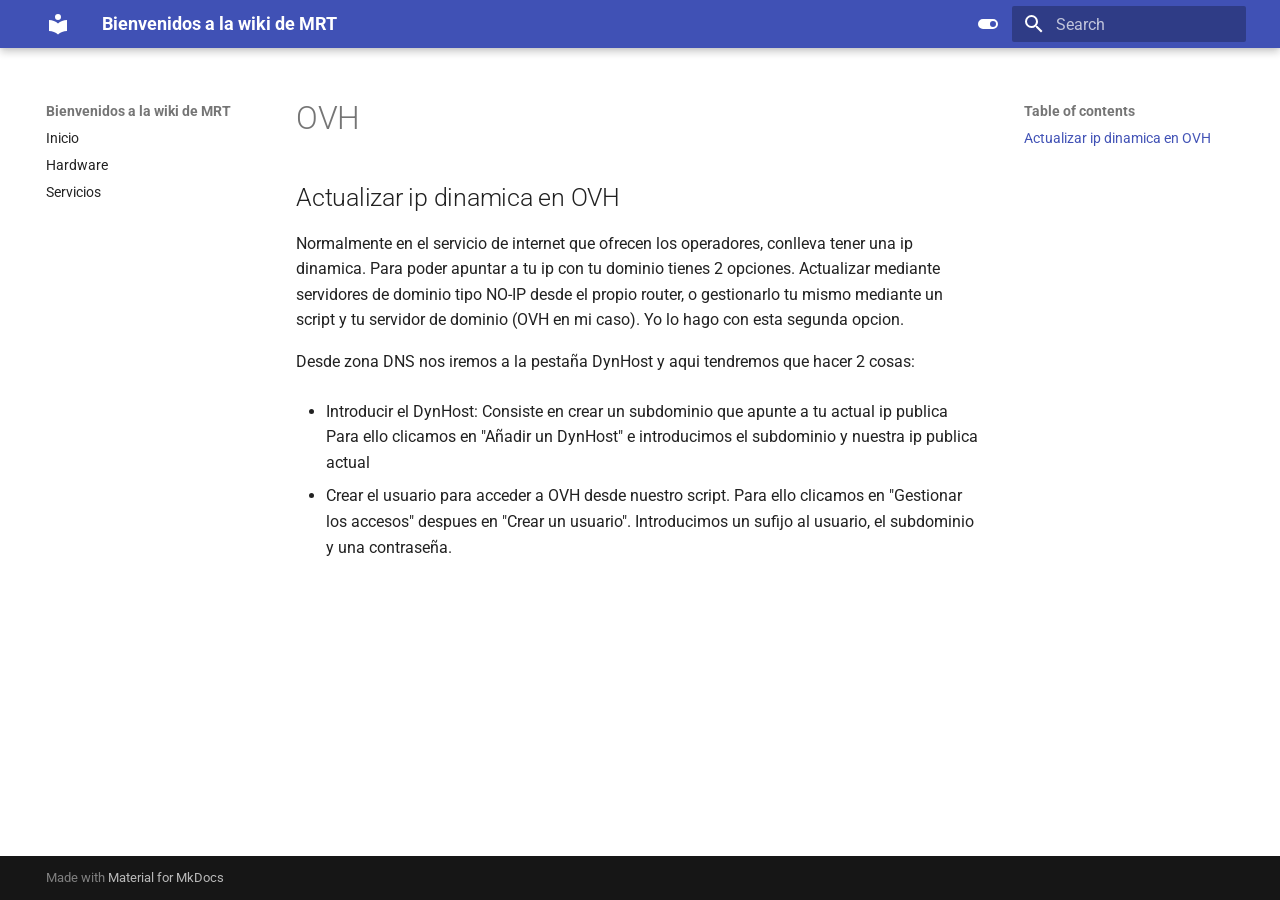
<file: ovh/index.html>
<!doctype html>
<html lang="en" class="no-js">
  <head>
    
      <meta charset="utf-8">
      <meta name="viewport" content="width=device-width,initial-scale=1">
      
        <meta name="description" content="Tutoriales">
      
      
      
      
      
      
        
      
      
      <link rel="icon" href="../assets/images/favicon.png">
      <meta name="generator" content="mkdocs-1.6.1, mkdocs-material-9.7.7">
    
    
      
        <title>OVH - Bienvenidos a la wiki de MRT</title>
      
    
    
      <link rel="stylesheet" href="../assets/stylesheets/main.ec1eaa64.min.css">
      
        
        <link rel="stylesheet" href="../assets/stylesheets/palette.ab4e12ef.min.css">
      
      


    
    
      
    
    
      
        
        
        <link rel="preconnect" href="https://fonts.gstatic.com" crossorigin>
        <link rel="stylesheet" href="https://fonts.googleapis.com/css?family=Roboto:300,300i,400,400i,700,700i%7CRoboto+Mono:400,400i,700,700i&display=fallback">
        <style>:root{--md-text-font:"Roboto";--md-code-font:"Roboto Mono"}</style>
      
    
    
      <link rel="stylesheet" href="../stylesheets/extra.css">
    
    <script>__md_scope=new URL("..",location),__md_hash=e=>[...e].reduce(((e,_)=>(e<<5)-e+_.charCodeAt(0)),0),__md_get=(e,_=localStorage,t=__md_scope)=>JSON.parse(_.getItem(t.pathname+"."+e)),__md_set=(e,_,t=localStorage,a=__md_scope)=>{try{t.setItem(a.pathname+"."+e,JSON.stringify(_))}catch(e){}}</script>
    
      

    
    
  </head>
  
  
    
    
      
    
    
    
    
    <body dir="ltr" data-md-color-scheme="default" data-md-color-primary="indigo" data-md-color-accent="indigo">
  
    
    <input class="md-toggle" data-md-toggle="drawer" type="checkbox" id="__drawer" autocomplete="off">
    <input class="md-toggle" data-md-toggle="search" type="checkbox" id="__search" autocomplete="off">
    <label class="md-overlay" for="__drawer"></label>
    <div data-md-component="skip">
      
        
        <a href="#ovh" class="md-skip">
          Skip to content
        </a>
      
    </div>
    <div data-md-component="announce">
      
    </div>
    
    
      

  

<header class="md-header md-header--shadow" data-md-component="header">
  <nav class="md-header__inner md-grid" aria-label="Header">
    <a href=".." title="Bienvenidos a la wiki de MRT" class="md-header__button md-logo" aria-label="Bienvenidos a la wiki de MRT" data-md-component="logo">
      
  
  <svg xmlns="http://www.w3.org/2000/svg" viewBox="0 0 24 24"><path d="M12 8a3 3 0 0 0 3-3 3 3 0 0 0-3-3 3 3 0 0 0-3 3 3 3 0 0 0 3 3m0 3.54C9.64 9.35 6.5 8 3 8v11c3.5 0 6.64 1.35 9 3.54 2.36-2.19 5.5-3.54 9-3.54V8c-3.5 0-6.64 1.35-9 3.54"/></svg>

    </a>
    <label class="md-header__button md-icon" for="__drawer">
      
      <svg xmlns="http://www.w3.org/2000/svg" viewBox="0 0 24 24"><path d="M3 6h18v2H3zm0 5h18v2H3zm0 5h18v2H3z"/></svg>
    </label>
    <div class="md-header__title" data-md-component="header-title">
      <div class="md-header__ellipsis">
        <div class="md-header__topic">
          <span class="md-ellipsis">
            Bienvenidos a la wiki de MRT
          </span>
        </div>
        <div class="md-header__topic" data-md-component="header-topic">
          <span class="md-ellipsis">
            
              OVH
            
          </span>
        </div>
      </div>
    </div>
    
      
        <form class="md-header__option" data-md-component="palette">
  
    
    
    
    <input class="md-option" data-md-color-media="(prefers-color-scheme: light)" data-md-color-scheme="default" data-md-color-primary="indigo" data-md-color-accent="indigo"  aria-label="Cambiar a modo oscuro"  type="radio" name="__palette" id="__palette_0">
    
      <label class="md-header__button md-icon" title="Cambiar a modo oscuro" for="__palette_1" hidden>
        <svg xmlns="http://www.w3.org/2000/svg" viewBox="0 0 24 24"><path d="M17 7H7a5 5 0 0 0-5 5 5 5 0 0 0 5 5h10a5 5 0 0 0 5-5 5 5 0 0 0-5-5m0 8a3 3 0 0 1-3-3 3 3 0 0 1 3-3 3 3 0 0 1 3 3 3 3 0 0 1-3 3"/></svg>
      </label>
    
  
    
    
    
    <input class="md-option" data-md-color-media="(prefers-color-scheme: dark)" data-md-color-scheme="slate" data-md-color-primary="black" data-md-color-accent="indigo"  aria-label="Cambiar a modo claro"  type="radio" name="__palette" id="__palette_1">
    
      <label class="md-header__button md-icon" title="Cambiar a modo claro" for="__palette_0" hidden>
        <svg xmlns="http://www.w3.org/2000/svg" viewBox="0 0 24 24"><path d="M17 7H7a5 5 0 0 0-5 5 5 5 0 0 0 5 5h10a5 5 0 0 0 5-5 5 5 0 0 0-5-5M7 15a3 3 0 0 1-3-3 3 3 0 0 1 3-3 3 3 0 0 1 3 3 3 3 0 0 1-3 3"/></svg>
      </label>
    
  
</form>
      
    
    
      <script>var palette=__md_get("__palette");if(palette&&palette.color){if("(prefers-color-scheme)"===palette.color.media){var media=matchMedia("(prefers-color-scheme: light)"),input=document.querySelector(media.matches?"[data-md-color-media='(prefers-color-scheme: light)']":"[data-md-color-media='(prefers-color-scheme: dark)']");palette.color.media=input.getAttribute("data-md-color-media"),palette.color.scheme=input.getAttribute("data-md-color-scheme"),palette.color.primary=input.getAttribute("data-md-color-primary"),palette.color.accent=input.getAttribute("data-md-color-accent")}for(var[key,value]of Object.entries(palette.color))document.body.setAttribute("data-md-color-"+key,value)}</script>
    
    
    
      
      
        <label class="md-header__button md-icon" for="__search">
          
          <svg xmlns="http://www.w3.org/2000/svg" viewBox="0 0 24 24"><path d="M9.5 3A6.5 6.5 0 0 1 16 9.5c0 1.61-.59 3.09-1.56 4.23l.27.27h.79l5 5-1.5 1.5-5-5v-.79l-.27-.27A6.52 6.52 0 0 1 9.5 16 6.5 6.5 0 0 1 3 9.5 6.5 6.5 0 0 1 9.5 3m0 2C7 5 5 7 5 9.5S7 14 9.5 14 14 12 14 9.5 12 5 9.5 5"/></svg>
        </label>
        <div class="md-search" data-md-component="search" role="dialog">
  <label class="md-search__overlay" for="__search"></label>
  <div class="md-search__inner" role="search">
    <form class="md-search__form" name="search">
      <input type="text" class="md-search__input" name="query" aria-label="Search" placeholder="Search" autocapitalize="off" autocorrect="off" autocomplete="off" spellcheck="false" data-md-component="search-query" required>
      <label class="md-search__icon md-icon" for="__search">
        
        <svg xmlns="http://www.w3.org/2000/svg" viewBox="0 0 24 24"><path d="M9.5 3A6.5 6.5 0 0 1 16 9.5c0 1.61-.59 3.09-1.56 4.23l.27.27h.79l5 5-1.5 1.5-5-5v-.79l-.27-.27A6.52 6.52 0 0 1 9.5 16 6.5 6.5 0 0 1 3 9.5 6.5 6.5 0 0 1 9.5 3m0 2C7 5 5 7 5 9.5S7 14 9.5 14 14 12 14 9.5 12 5 9.5 5"/></svg>
        
        <svg xmlns="http://www.w3.org/2000/svg" viewBox="0 0 24 24"><path d="M20 11v2H8l5.5 5.5-1.42 1.42L4.16 12l7.92-7.92L13.5 5.5 8 11z"/></svg>
      </label>
      <nav class="md-search__options" aria-label="Search">
        
        <button type="reset" class="md-search__icon md-icon" title="Clear" aria-label="Clear" tabindex="-1">
          
          <svg xmlns="http://www.w3.org/2000/svg" viewBox="0 0 24 24"><path d="M19 6.41 17.59 5 12 10.59 6.41 5 5 6.41 10.59 12 5 17.59 6.41 19 12 13.41 17.59 19 19 17.59 13.41 12z"/></svg>
        </button>
      </nav>
      
        <div class="md-search__suggest" data-md-component="search-suggest"></div>
      
    </form>
    <div class="md-search__output">
      <div class="md-search__scrollwrap" tabindex="0" data-md-scrollfix>
        <div class="md-search-result" data-md-component="search-result">
          <div class="md-search-result__meta">
            Initializing search
          </div>
          <ol class="md-search-result__list" role="presentation"></ol>
        </div>
      </div>
    </div>
  </div>
</div>
      
    
    
  </nav>
  
</header>
    
    <div class="md-container" data-md-component="container">
      
      
        
          
        
      
      <main class="md-main" data-md-component="main">
        <div class="md-main__inner md-grid">
          
            
              
              <div class="md-sidebar md-sidebar--primary" data-md-component="sidebar" data-md-type="navigation" >
                <div class="md-sidebar__scrollwrap">
                  <div class="md-sidebar__inner">
                    



<nav class="md-nav md-nav--primary" aria-label="Navigation" data-md-level="0">
  <label class="md-nav__title" for="__drawer">
    <a href=".." title="Bienvenidos a la wiki de MRT" class="md-nav__button md-logo" aria-label="Bienvenidos a la wiki de MRT" data-md-component="logo">
      
  
  <svg xmlns="http://www.w3.org/2000/svg" viewBox="0 0 24 24"><path d="M12 8a3 3 0 0 0 3-3 3 3 0 0 0-3-3 3 3 0 0 0-3 3 3 3 0 0 0 3 3m0 3.54C9.64 9.35 6.5 8 3 8v11c3.5 0 6.64 1.35 9 3.54 2.36-2.19 5.5-3.54 9-3.54V8c-3.5 0-6.64 1.35-9 3.54"/></svg>

    </a>
    Bienvenidos a la wiki de MRT
  </label>
  
  <ul class="md-nav__list" data-md-scrollfix>
    
      
      
  
  
  
  
    <li class="md-nav__item">
      <a href=".." class="md-nav__link">
        
  
  
  <span class="md-ellipsis">
    
  
    Inicio
  

    
  </span>
  
  

      </a>
    </li>
  

    
      
      
  
  
  
  
    <li class="md-nav__item">
      <a href="../hardware/" class="md-nav__link">
        
  
  
  <span class="md-ellipsis">
    
  
    Hardware
  

    
  </span>
  
  

      </a>
    </li>
  

    
      
      
  
  
  
  
    <li class="md-nav__item">
      <a href="../servicios/" class="md-nav__link">
        
  
  
  <span class="md-ellipsis">
    
  
    Servicios
  

    
  </span>
  
  

      </a>
    </li>
  

    
  </ul>
</nav>
                  </div>
                </div>
              </div>
            
            
              
              <div class="md-sidebar md-sidebar--secondary" data-md-component="sidebar" data-md-type="toc" >
                <div class="md-sidebar__scrollwrap">
                  <div class="md-sidebar__inner">
                    

<nav class="md-nav md-nav--secondary" aria-label="Table of contents">
  
  
  
    
  
  
    <label class="md-nav__title" for="__toc">
      <span class="md-nav__icon md-icon"></span>
      Table of contents
    </label>
    <ul class="md-nav__list" data-md-component="toc" data-md-scrollfix>
      
        <li class="md-nav__item">
  <a href="#actualizar-ip-dinamica-en-ovh" class="md-nav__link">
    <span class="md-ellipsis">
      
        Actualizar ip dinamica en OVH
      
    </span>
  </a>
  
</li>
      
    </ul>
  
</nav>
                  </div>
                </div>
              </div>
            
          
          
            <div class="md-content" data-md-component="content">
              
              <article class="md-content__inner md-typeset">
                
                  



<h1 id="ovh">OVH<a class="headerlink" href="#ovh" title="Permanent link">&para;</a></h1>
<h2 id="actualizar-ip-dinamica-en-ovh">Actualizar ip dinamica en OVH<a class="headerlink" href="#actualizar-ip-dinamica-en-ovh" title="Permanent link">&para;</a></h2>
<p>Normalmente en el servicio de internet que ofrecen los operadores, conlleva tener una ip dinamica. Para poder apuntar a tu ip con tu dominio tienes 2 opciones. Actualizar mediante servidores de dominio tipo NO-IP desde el propio router, o gestionarlo tu mismo mediante un script y tu servidor de dominio (OVH en mi caso). Yo lo hago con esta segunda opcion.</p>
<p>Desde zona DNS nos iremos a la pestaña DynHost y aqui tendremos que hacer 2 cosas:</p>
<ul>
<li>
<p>Introducir el DynHost: Consiste en crear un subdominio que apunte a tu actual ip publica
Para ello clicamos en "Añadir un DynHost" e introducimos el subdominio  y nuestra ip publica actual</p>
</li>
<li>
<p>Crear el usuario para acceder a OVH desde nuestro script. Para ello clicamos en "Gestionar los accesos" despues en "Crear un usuario".
Introducimos un sufijo al usuario, el subdominio y una contraseña.</p>
</li>
</ul>












                
              </article>
            </div>
          
          
<script>var target=document.getElementById(location.hash.slice(1));target&&target.name&&(target.checked=target.name.startsWith("__tabbed_"))</script>
        </div>
        
          <button type="button" class="md-top md-icon" data-md-component="top" hidden>
  
  <svg xmlns="http://www.w3.org/2000/svg" viewBox="0 0 24 24"><path d="M13 20h-2V8l-5.5 5.5-1.42-1.42L12 4.16l7.92 7.92-1.42 1.42L13 8z"/></svg>
  Back to top
</button>
        
      </main>
      
        <footer class="md-footer">
  
  <div class="md-footer-meta md-typeset">
    <div class="md-footer-meta__inner md-grid">
      <div class="md-copyright">
  
  
    Made with
    <a href="https://squidfunk.github.io/mkdocs-material/" target="_blank" rel="noopener">
      Material for MkDocs
    </a>
  
</div>
      
    </div>
  </div>
</footer>
      
    </div>
    <div class="md-dialog" data-md-component="dialog">
      <div class="md-dialog__inner md-typeset"></div>
    </div>
    
    
    
      
      
      <script id="__config" type="application/json">{"annotate": null, "base": "..", "features": ["navigation.sections", "navigation.top", "content.code.copy", "search.suggest", "search.highlight", "toc.follow"], "search": "../assets/javascripts/workers/search.2c215733.min.js", "tags": null, "translations": {"clipboard.copied": "Copied to clipboard", "clipboard.copy": "Copy to clipboard", "search.result.more.one": "1 more on this page", "search.result.more.other": "# more on this page", "search.result.none": "No matching documents", "search.result.one": "1 matching document", "search.result.other": "# matching documents", "search.result.placeholder": "Type to start searching", "search.result.term.missing": "Missing", "select.version": "Select version"}, "version": null}</script>
    
    
      <script src="../assets/javascripts/bundle.d7400e89.min.js"></script>
      
    
  </body>
</html>
</file>
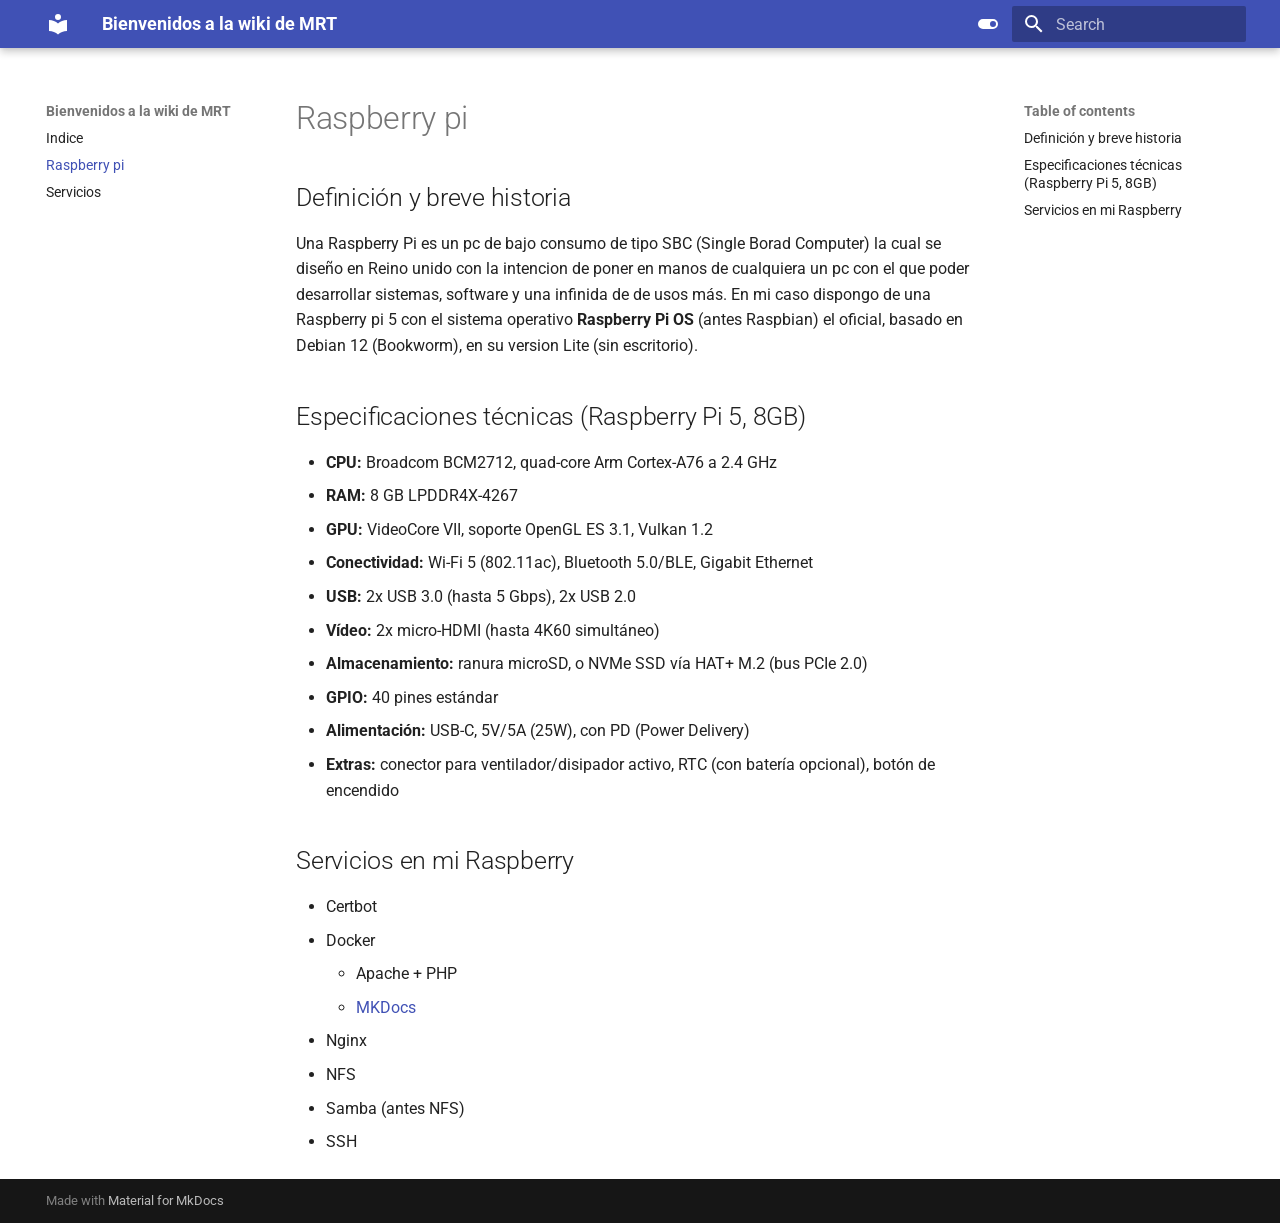
<file: raspberry/index.html>
<!doctype html>
<html lang="en" class="no-js">
  <head>
    
      <meta charset="utf-8">
      <meta name="viewport" content="width=device-width,initial-scale=1">
      
        <meta name="description" content="Tutoriales">
      
      
      
      
        <link rel="prev" href="..">
      
      
        <link rel="next" href="../servicios/">
      
      
        
      
      
      <link rel="icon" href="../assets/images/favicon.png">
      <meta name="generator" content="mkdocs-1.6.1, mkdocs-material-9.7.7">
    
    
      
        <title>Raspberry pi - Bienvenidos a la wiki de MRT</title>
      
    
    
      <link rel="stylesheet" href="../assets/stylesheets/main.ec1eaa64.min.css">
      
        
        <link rel="stylesheet" href="../assets/stylesheets/palette.ab4e12ef.min.css">
      
      


    
    
      
    
    
      
        
        
        <link rel="preconnect" href="https://fonts.gstatic.com" crossorigin>
        <link rel="stylesheet" href="https://fonts.googleapis.com/css?family=Roboto:300,300i,400,400i,700,700i%7CRoboto+Mono:400,400i,700,700i&display=fallback">
        <style>:root{--md-text-font:"Roboto";--md-code-font:"Roboto Mono"}</style>
      
    
    
      <link rel="stylesheet" href="../stylesheets/extra.css">
    
    <script>__md_scope=new URL("..",location),__md_hash=e=>[...e].reduce(((e,_)=>(e<<5)-e+_.charCodeAt(0)),0),__md_get=(e,_=localStorage,t=__md_scope)=>JSON.parse(_.getItem(t.pathname+"."+e)),__md_set=(e,_,t=localStorage,a=__md_scope)=>{try{t.setItem(a.pathname+"."+e,JSON.stringify(_))}catch(e){}}</script>
    
      

    
    
  </head>
  
  
    
    
      
    
    
    
    
    <body dir="ltr" data-md-color-scheme="default" data-md-color-primary="indigo" data-md-color-accent="indigo">
  
    
    <input class="md-toggle" data-md-toggle="drawer" type="checkbox" id="__drawer" autocomplete="off">
    <input class="md-toggle" data-md-toggle="search" type="checkbox" id="__search" autocomplete="off">
    <label class="md-overlay" for="__drawer"></label>
    <div data-md-component="skip">
      
        
        <a href="#raspberry-pi" class="md-skip">
          Skip to content
        </a>
      
    </div>
    <div data-md-component="announce">
      
    </div>
    
    
      

  

<header class="md-header md-header--shadow" data-md-component="header">
  <nav class="md-header__inner md-grid" aria-label="Header">
    <a href=".." title="Bienvenidos a la wiki de MRT" class="md-header__button md-logo" aria-label="Bienvenidos a la wiki de MRT" data-md-component="logo">
      
  
  <svg xmlns="http://www.w3.org/2000/svg" viewBox="0 0 24 24"><path d="M12 8a3 3 0 0 0 3-3 3 3 0 0 0-3-3 3 3 0 0 0-3 3 3 3 0 0 0 3 3m0 3.54C9.64 9.35 6.5 8 3 8v11c3.5 0 6.64 1.35 9 3.54 2.36-2.19 5.5-3.54 9-3.54V8c-3.5 0-6.64 1.35-9 3.54"/></svg>

    </a>
    <label class="md-header__button md-icon" for="__drawer">
      
      <svg xmlns="http://www.w3.org/2000/svg" viewBox="0 0 24 24"><path d="M3 6h18v2H3zm0 5h18v2H3zm0 5h18v2H3z"/></svg>
    </label>
    <div class="md-header__title" data-md-component="header-title">
      <div class="md-header__ellipsis">
        <div class="md-header__topic">
          <span class="md-ellipsis">
            Bienvenidos a la wiki de MRT
          </span>
        </div>
        <div class="md-header__topic" data-md-component="header-topic">
          <span class="md-ellipsis">
            
              Raspberry pi
            
          </span>
        </div>
      </div>
    </div>
    
      
        <form class="md-header__option" data-md-component="palette">
  
    
    
    
    <input class="md-option" data-md-color-media="(prefers-color-scheme: light)" data-md-color-scheme="default" data-md-color-primary="indigo" data-md-color-accent="indigo"  aria-label="Cambiar a modo oscuro"  type="radio" name="__palette" id="__palette_0">
    
      <label class="md-header__button md-icon" title="Cambiar a modo oscuro" for="__palette_1" hidden>
        <svg xmlns="http://www.w3.org/2000/svg" viewBox="0 0 24 24"><path d="M17 7H7a5 5 0 0 0-5 5 5 5 0 0 0 5 5h10a5 5 0 0 0 5-5 5 5 0 0 0-5-5m0 8a3 3 0 0 1-3-3 3 3 0 0 1 3-3 3 3 0 0 1 3 3 3 3 0 0 1-3 3"/></svg>
      </label>
    
  
    
    
    
    <input class="md-option" data-md-color-media="(prefers-color-scheme: dark)" data-md-color-scheme="slate" data-md-color-primary="black" data-md-color-accent="indigo"  aria-label="Cambiar a modo claro"  type="radio" name="__palette" id="__palette_1">
    
      <label class="md-header__button md-icon" title="Cambiar a modo claro" for="__palette_0" hidden>
        <svg xmlns="http://www.w3.org/2000/svg" viewBox="0 0 24 24"><path d="M17 7H7a5 5 0 0 0-5 5 5 5 0 0 0 5 5h10a5 5 0 0 0 5-5 5 5 0 0 0-5-5M7 15a3 3 0 0 1-3-3 3 3 0 0 1 3-3 3 3 0 0 1 3 3 3 3 0 0 1-3 3"/></svg>
      </label>
    
  
</form>
      
    
    
      <script>var palette=__md_get("__palette");if(palette&&palette.color){if("(prefers-color-scheme)"===palette.color.media){var media=matchMedia("(prefers-color-scheme: light)"),input=document.querySelector(media.matches?"[data-md-color-media='(prefers-color-scheme: light)']":"[data-md-color-media='(prefers-color-scheme: dark)']");palette.color.media=input.getAttribute("data-md-color-media"),palette.color.scheme=input.getAttribute("data-md-color-scheme"),palette.color.primary=input.getAttribute("data-md-color-primary"),palette.color.accent=input.getAttribute("data-md-color-accent")}for(var[key,value]of Object.entries(palette.color))document.body.setAttribute("data-md-color-"+key,value)}</script>
    
    
    
      
      
        <label class="md-header__button md-icon" for="__search">
          
          <svg xmlns="http://www.w3.org/2000/svg" viewBox="0 0 24 24"><path d="M9.5 3A6.5 6.5 0 0 1 16 9.5c0 1.61-.59 3.09-1.56 4.23l.27.27h.79l5 5-1.5 1.5-5-5v-.79l-.27-.27A6.52 6.52 0 0 1 9.5 16 6.5 6.5 0 0 1 3 9.5 6.5 6.5 0 0 1 9.5 3m0 2C7 5 5 7 5 9.5S7 14 9.5 14 14 12 14 9.5 12 5 9.5 5"/></svg>
        </label>
        <div class="md-search" data-md-component="search" role="dialog">
  <label class="md-search__overlay" for="__search"></label>
  <div class="md-search__inner" role="search">
    <form class="md-search__form" name="search">
      <input type="text" class="md-search__input" name="query" aria-label="Search" placeholder="Search" autocapitalize="off" autocorrect="off" autocomplete="off" spellcheck="false" data-md-component="search-query" required>
      <label class="md-search__icon md-icon" for="__search">
        
        <svg xmlns="http://www.w3.org/2000/svg" viewBox="0 0 24 24"><path d="M9.5 3A6.5 6.5 0 0 1 16 9.5c0 1.61-.59 3.09-1.56 4.23l.27.27h.79l5 5-1.5 1.5-5-5v-.79l-.27-.27A6.52 6.52 0 0 1 9.5 16 6.5 6.5 0 0 1 3 9.5 6.5 6.5 0 0 1 9.5 3m0 2C7 5 5 7 5 9.5S7 14 9.5 14 14 12 14 9.5 12 5 9.5 5"/></svg>
        
        <svg xmlns="http://www.w3.org/2000/svg" viewBox="0 0 24 24"><path d="M20 11v2H8l5.5 5.5-1.42 1.42L4.16 12l7.92-7.92L13.5 5.5 8 11z"/></svg>
      </label>
      <nav class="md-search__options" aria-label="Search">
        
        <button type="reset" class="md-search__icon md-icon" title="Clear" aria-label="Clear" tabindex="-1">
          
          <svg xmlns="http://www.w3.org/2000/svg" viewBox="0 0 24 24"><path d="M19 6.41 17.59 5 12 10.59 6.41 5 5 6.41 10.59 12 5 17.59 6.41 19 12 13.41 17.59 19 19 17.59 13.41 12z"/></svg>
        </button>
      </nav>
      
        <div class="md-search__suggest" data-md-component="search-suggest"></div>
      
    </form>
    <div class="md-search__output">
      <div class="md-search__scrollwrap" tabindex="0" data-md-scrollfix>
        <div class="md-search-result" data-md-component="search-result">
          <div class="md-search-result__meta">
            Initializing search
          </div>
          <ol class="md-search-result__list" role="presentation"></ol>
        </div>
      </div>
    </div>
  </div>
</div>
      
    
    
  </nav>
  
</header>
    
    <div class="md-container" data-md-component="container">
      
      
        
          
        
      
      <main class="md-main" data-md-component="main">
        <div class="md-main__inner md-grid">
          
            
              
              <div class="md-sidebar md-sidebar--primary" data-md-component="sidebar" data-md-type="navigation" >
                <div class="md-sidebar__scrollwrap">
                  <div class="md-sidebar__inner">
                    



<nav class="md-nav md-nav--primary" aria-label="Navigation" data-md-level="0">
  <label class="md-nav__title" for="__drawer">
    <a href=".." title="Bienvenidos a la wiki de MRT" class="md-nav__button md-logo" aria-label="Bienvenidos a la wiki de MRT" data-md-component="logo">
      
  
  <svg xmlns="http://www.w3.org/2000/svg" viewBox="0 0 24 24"><path d="M12 8a3 3 0 0 0 3-3 3 3 0 0 0-3-3 3 3 0 0 0-3 3 3 3 0 0 0 3 3m0 3.54C9.64 9.35 6.5 8 3 8v11c3.5 0 6.64 1.35 9 3.54 2.36-2.19 5.5-3.54 9-3.54V8c-3.5 0-6.64 1.35-9 3.54"/></svg>

    </a>
    Bienvenidos a la wiki de MRT
  </label>
  
  <ul class="md-nav__list" data-md-scrollfix>
    
      
      
  
  
  
  
    <li class="md-nav__item">
      <a href=".." class="md-nav__link">
        
  
  
  <span class="md-ellipsis">
    
  
    Indice
  

    
  </span>
  
  

      </a>
    </li>
  

    
      
      
  
  
    
  
  
  
    <li class="md-nav__item md-nav__item--active">
      
      <input class="md-nav__toggle md-toggle" type="checkbox" id="__toc">
      
      
        
      
      
        <label class="md-nav__link md-nav__link--active" for="__toc">
          
  
  
  <span class="md-ellipsis">
    
  
    Raspberry pi
  

    
  </span>
  
  

          <span class="md-nav__icon md-icon"></span>
        </label>
      
      <a href="./" class="md-nav__link md-nav__link--active">
        
  
  
  <span class="md-ellipsis">
    
  
    Raspberry pi
  

    
  </span>
  
  

      </a>
      
        

<nav class="md-nav md-nav--secondary" aria-label="Table of contents">
  
  
  
    
  
  
    <label class="md-nav__title" for="__toc">
      <span class="md-nav__icon md-icon"></span>
      Table of contents
    </label>
    <ul class="md-nav__list" data-md-component="toc" data-md-scrollfix>
      
        <li class="md-nav__item">
  <a href="#definicion-y-breve-historia" class="md-nav__link">
    <span class="md-ellipsis">
      
        Definición y breve historia
      
    </span>
  </a>
  
</li>
      
        <li class="md-nav__item">
  <a href="#especificaciones-tecnicas-raspberry-pi-5-8gb" class="md-nav__link">
    <span class="md-ellipsis">
      
        Especificaciones técnicas (Raspberry Pi 5, 8GB)
      
    </span>
  </a>
  
</li>
      
        <li class="md-nav__item">
  <a href="#servicios-en-mi-raspberry" class="md-nav__link">
    <span class="md-ellipsis">
      
        Servicios en mi Raspberry
      
    </span>
  </a>
  
</li>
      
    </ul>
  
</nav>
      
    </li>
  

    
      
      
  
  
  
  
    <li class="md-nav__item">
      <a href="../servicios/" class="md-nav__link">
        
  
  
  <span class="md-ellipsis">
    
  
    Servicios
  

    
  </span>
  
  

      </a>
    </li>
  

    
  </ul>
</nav>
                  </div>
                </div>
              </div>
            
            
              
              <div class="md-sidebar md-sidebar--secondary" data-md-component="sidebar" data-md-type="toc" >
                <div class="md-sidebar__scrollwrap">
                  <div class="md-sidebar__inner">
                    

<nav class="md-nav md-nav--secondary" aria-label="Table of contents">
  
  
  
    
  
  
    <label class="md-nav__title" for="__toc">
      <span class="md-nav__icon md-icon"></span>
      Table of contents
    </label>
    <ul class="md-nav__list" data-md-component="toc" data-md-scrollfix>
      
        <li class="md-nav__item">
  <a href="#definicion-y-breve-historia" class="md-nav__link">
    <span class="md-ellipsis">
      
        Definición y breve historia
      
    </span>
  </a>
  
</li>
      
        <li class="md-nav__item">
  <a href="#especificaciones-tecnicas-raspberry-pi-5-8gb" class="md-nav__link">
    <span class="md-ellipsis">
      
        Especificaciones técnicas (Raspberry Pi 5, 8GB)
      
    </span>
  </a>
  
</li>
      
        <li class="md-nav__item">
  <a href="#servicios-en-mi-raspberry" class="md-nav__link">
    <span class="md-ellipsis">
      
        Servicios en mi Raspberry
      
    </span>
  </a>
  
</li>
      
    </ul>
  
</nav>
                  </div>
                </div>
              </div>
            
          
          
            <div class="md-content" data-md-component="content">
              
              <article class="md-content__inner md-typeset">
                
                  



<h1 id="raspberry-pi">Raspberry pi<a class="headerlink" href="#raspberry-pi" title="Permanent link">&para;</a></h1>
<h2 id="definicion-y-breve-historia">Definición y breve historia<a class="headerlink" href="#definicion-y-breve-historia" title="Permanent link">&para;</a></h2>
<p>Una Raspberry Pi es un pc de bajo consumo de tipo SBC (Single Borad Computer) la cual se diseño en Reino unido con la intencion de poner en manos de cualquiera un pc con el que poder desarrollar sistemas, software y una infinida de de usos más.
En mi caso dispongo de una Raspberry pi 5 con el sistema operativo <strong>Raspberry Pi OS</strong> (antes Raspbian) el oficial, basado en Debian 12 (Bookworm), en su version Lite (sin escritorio).</p>
<h2 id="especificaciones-tecnicas-raspberry-pi-5-8gb">Especificaciones técnicas (Raspberry Pi 5, 8GB)<a class="headerlink" href="#especificaciones-tecnicas-raspberry-pi-5-8gb" title="Permanent link">&para;</a></h2>
<ul>
<li><strong>CPU:</strong> Broadcom BCM2712, quad-core Arm Cortex-A76 a 2.4 GHz</li>
<li><strong>RAM:</strong> 8 GB LPDDR4X-4267</li>
<li><strong>GPU:</strong> VideoCore VII, soporte OpenGL ES 3.1, Vulkan 1.2</li>
<li><strong>Conectividad:</strong> Wi-Fi 5 (802.11ac), Bluetooth 5.0/BLE, Gigabit Ethernet</li>
<li><strong>USB:</strong> 2x USB 3.0 (hasta 5 Gbps), 2x USB 2.0</li>
<li><strong>Vídeo:</strong> 2x micro-HDMI (hasta 4K60 simultáneo)</li>
<li><strong>Almacenamiento:</strong> ranura microSD, o NVMe SSD vía HAT+ M.2 (bus PCIe 2.0)</li>
<li><strong>GPIO:</strong> 40 pines estándar</li>
<li><strong>Alimentación:</strong> USB-C, 5V/5A (25W), con PD (Power Delivery)</li>
<li><strong>Extras:</strong> conector para ventilador/disipador activo, RTC (con batería opcional), botón de encendido</li>
</ul>
<h2 id="servicios-en-mi-raspberry">Servicios en mi Raspberry<a class="headerlink" href="#servicios-en-mi-raspberry" title="Permanent link">&para;</a></h2>
<ul>
<li>Certbot</li>
<li>Docker<ul>
<li>Apache + PHP</li>
<li><a href="resumen-mkdocs.md">MKDocs</a></li>
</ul>
</li>
<li>Nginx</li>
<li>NFS</li>
<li>Samba (antes NFS)</li>
<li>SSH</li>
</ul>












                
              </article>
            </div>
          
          
<script>var target=document.getElementById(location.hash.slice(1));target&&target.name&&(target.checked=target.name.startsWith("__tabbed_"))</script>
        </div>
        
          <button type="button" class="md-top md-icon" data-md-component="top" hidden>
  
  <svg xmlns="http://www.w3.org/2000/svg" viewBox="0 0 24 24"><path d="M13 20h-2V8l-5.5 5.5-1.42-1.42L12 4.16l7.92 7.92-1.42 1.42L13 8z"/></svg>
  Back to top
</button>
        
      </main>
      
        <footer class="md-footer">
  
  <div class="md-footer-meta md-typeset">
    <div class="md-footer-meta__inner md-grid">
      <div class="md-copyright">
  
  
    Made with
    <a href="https://squidfunk.github.io/mkdocs-material/" target="_blank" rel="noopener">
      Material for MkDocs
    </a>
  
</div>
      
    </div>
  </div>
</footer>
      
    </div>
    <div class="md-dialog" data-md-component="dialog">
      <div class="md-dialog__inner md-typeset"></div>
    </div>
    
    
    
      
      
      <script id="__config" type="application/json">{"annotate": null, "base": "..", "features": ["navigation.sections", "navigation.top", "content.code.copy", "search.suggest", "search.highlight", "toc.follow"], "search": "../assets/javascripts/workers/search.2c215733.min.js", "tags": null, "translations": {"clipboard.copied": "Copied to clipboard", "clipboard.copy": "Copy to clipboard", "search.result.more.one": "1 more on this page", "search.result.more.other": "# more on this page", "search.result.none": "No matching documents", "search.result.one": "1 matching document", "search.result.other": "# matching documents", "search.result.placeholder": "Type to start searching", "search.result.term.missing": "Missing", "select.version": "Select version"}, "version": null}</script>
    
    
      <script src="../assets/javascripts/bundle.d7400e89.min.js"></script>
      
    
  </body>
</html>
</file>
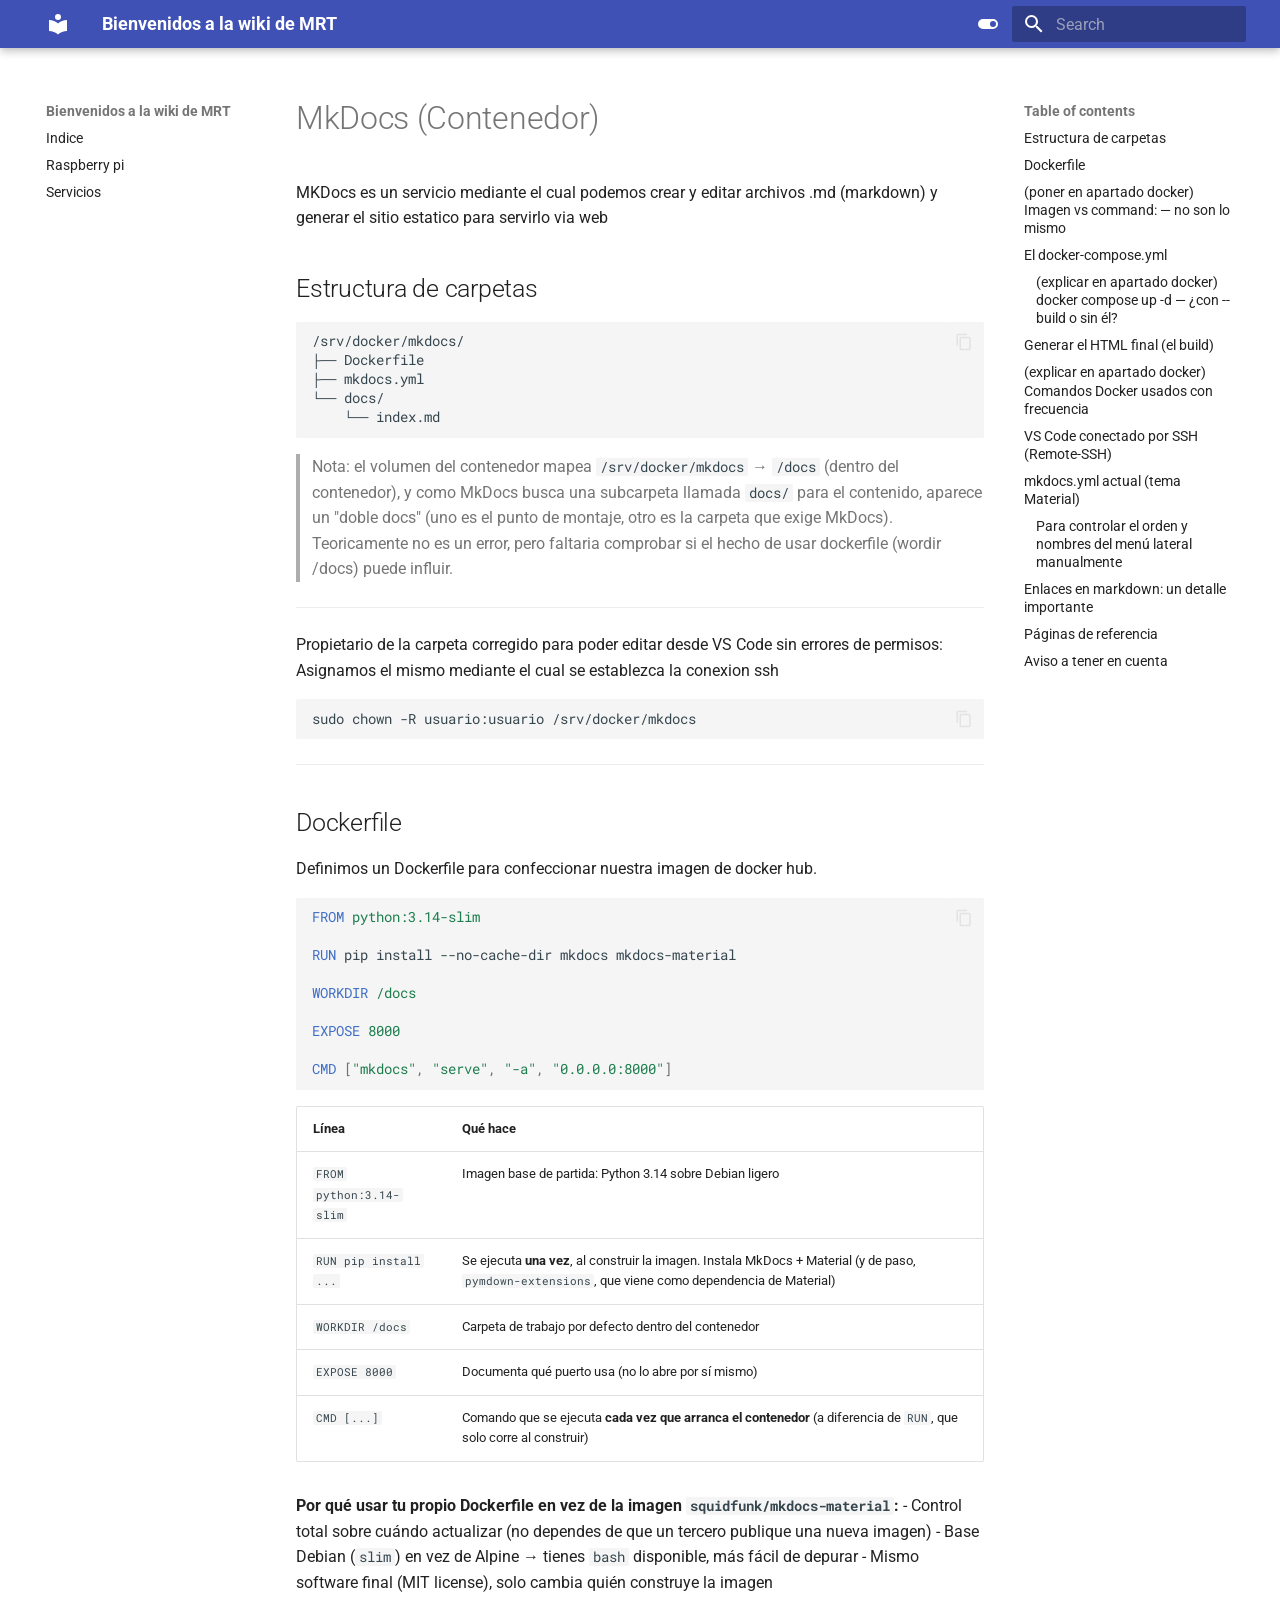
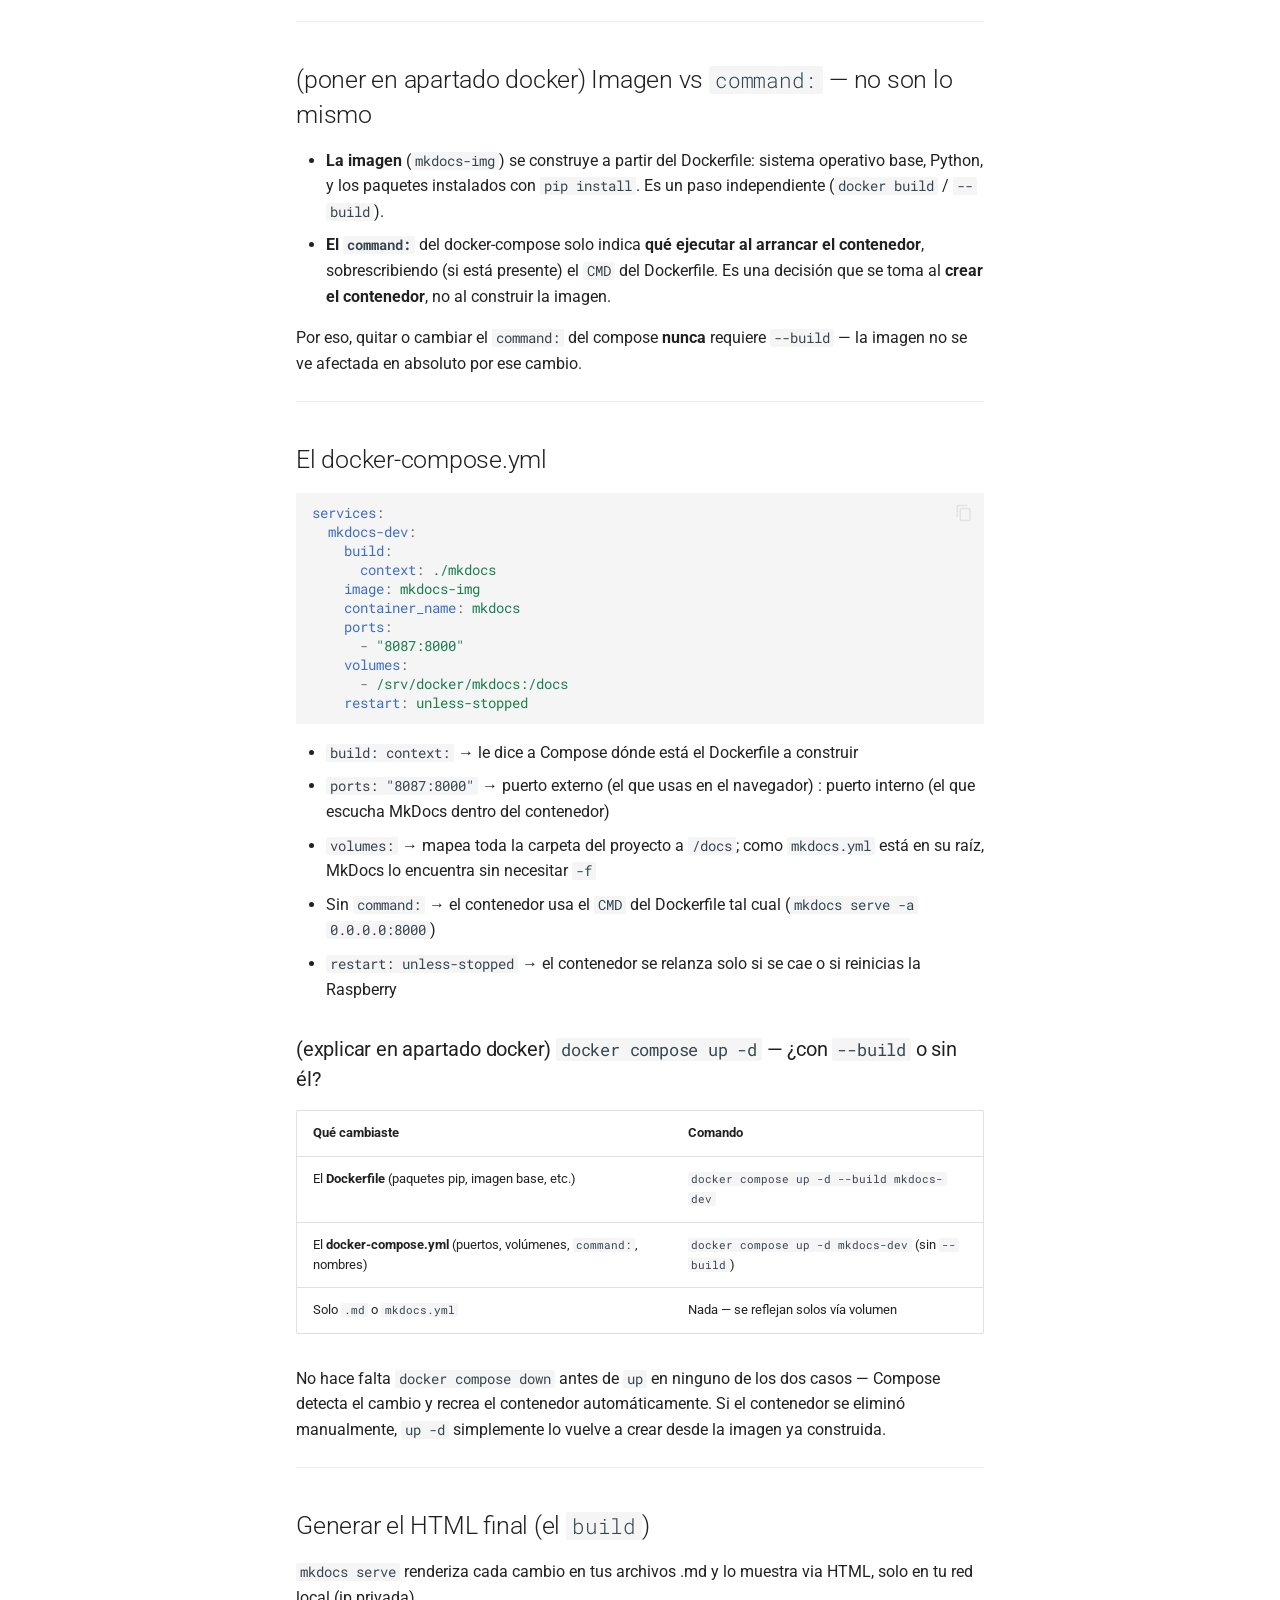
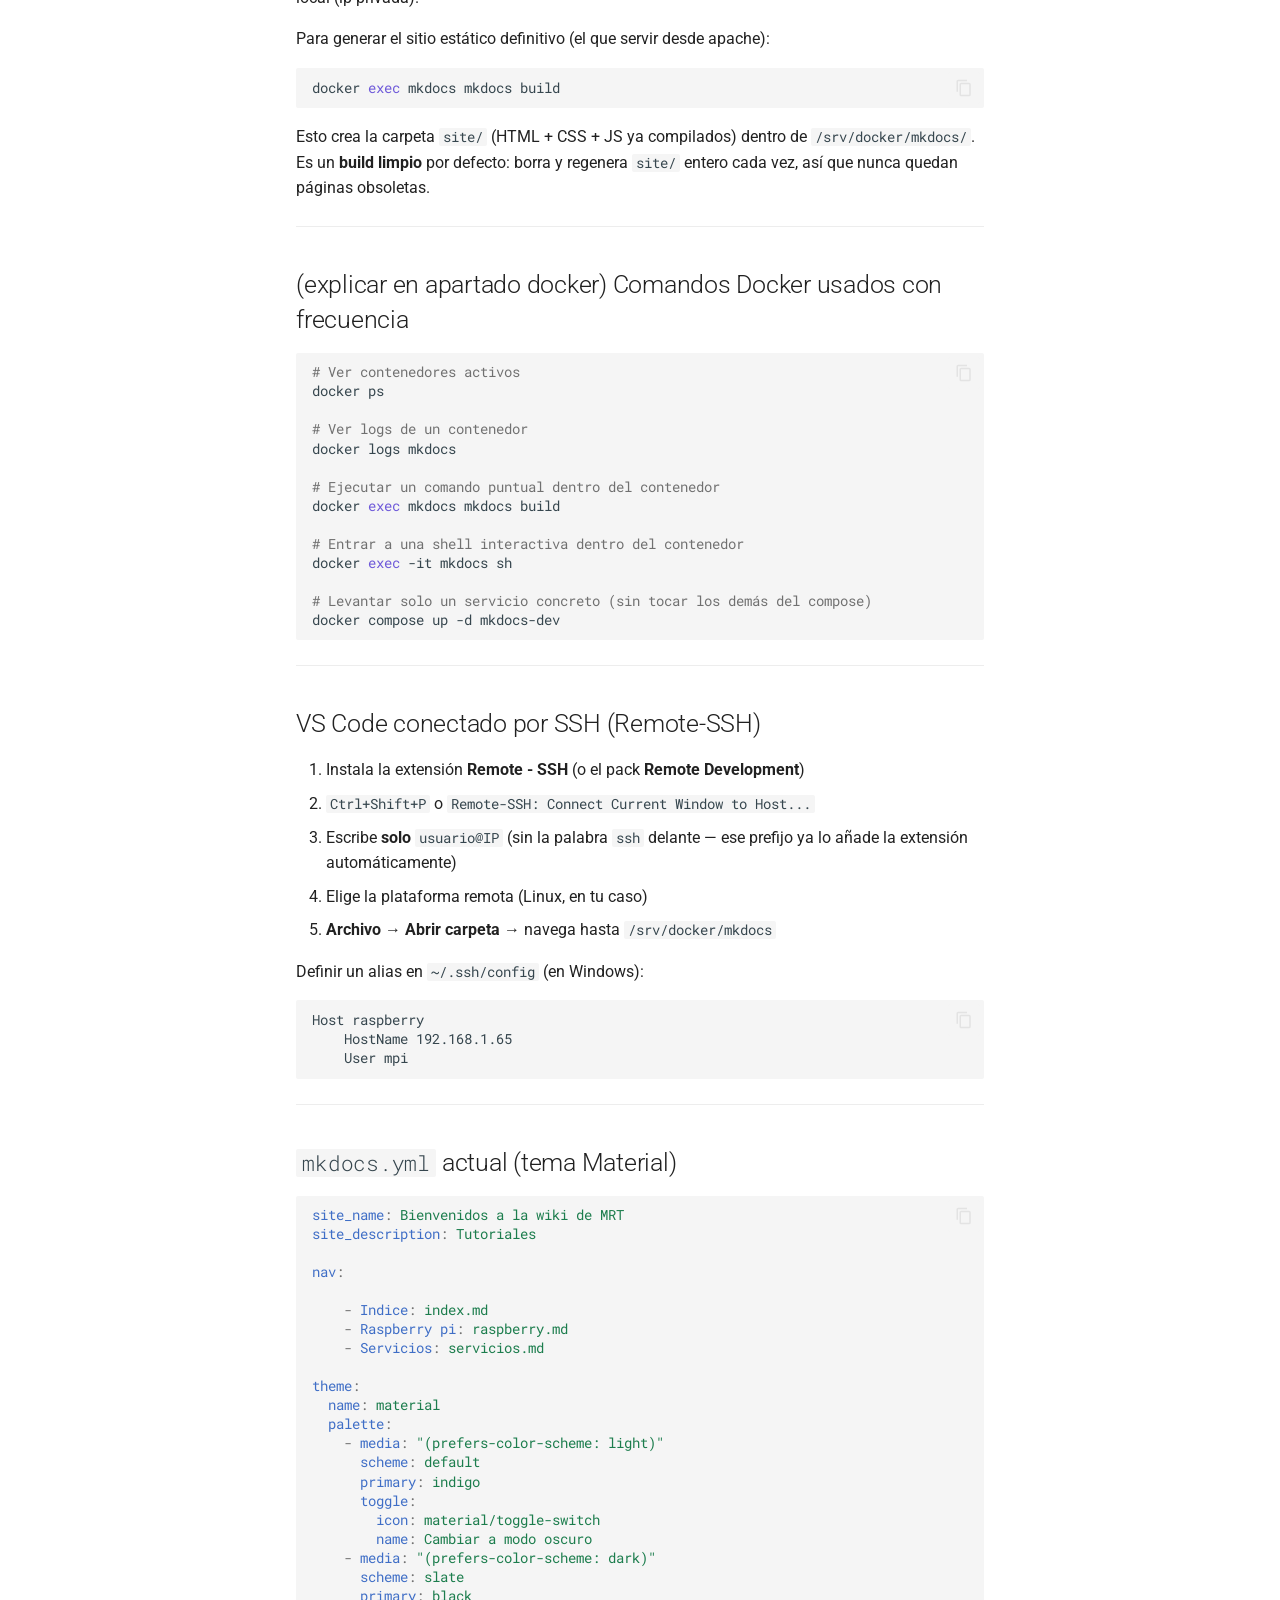
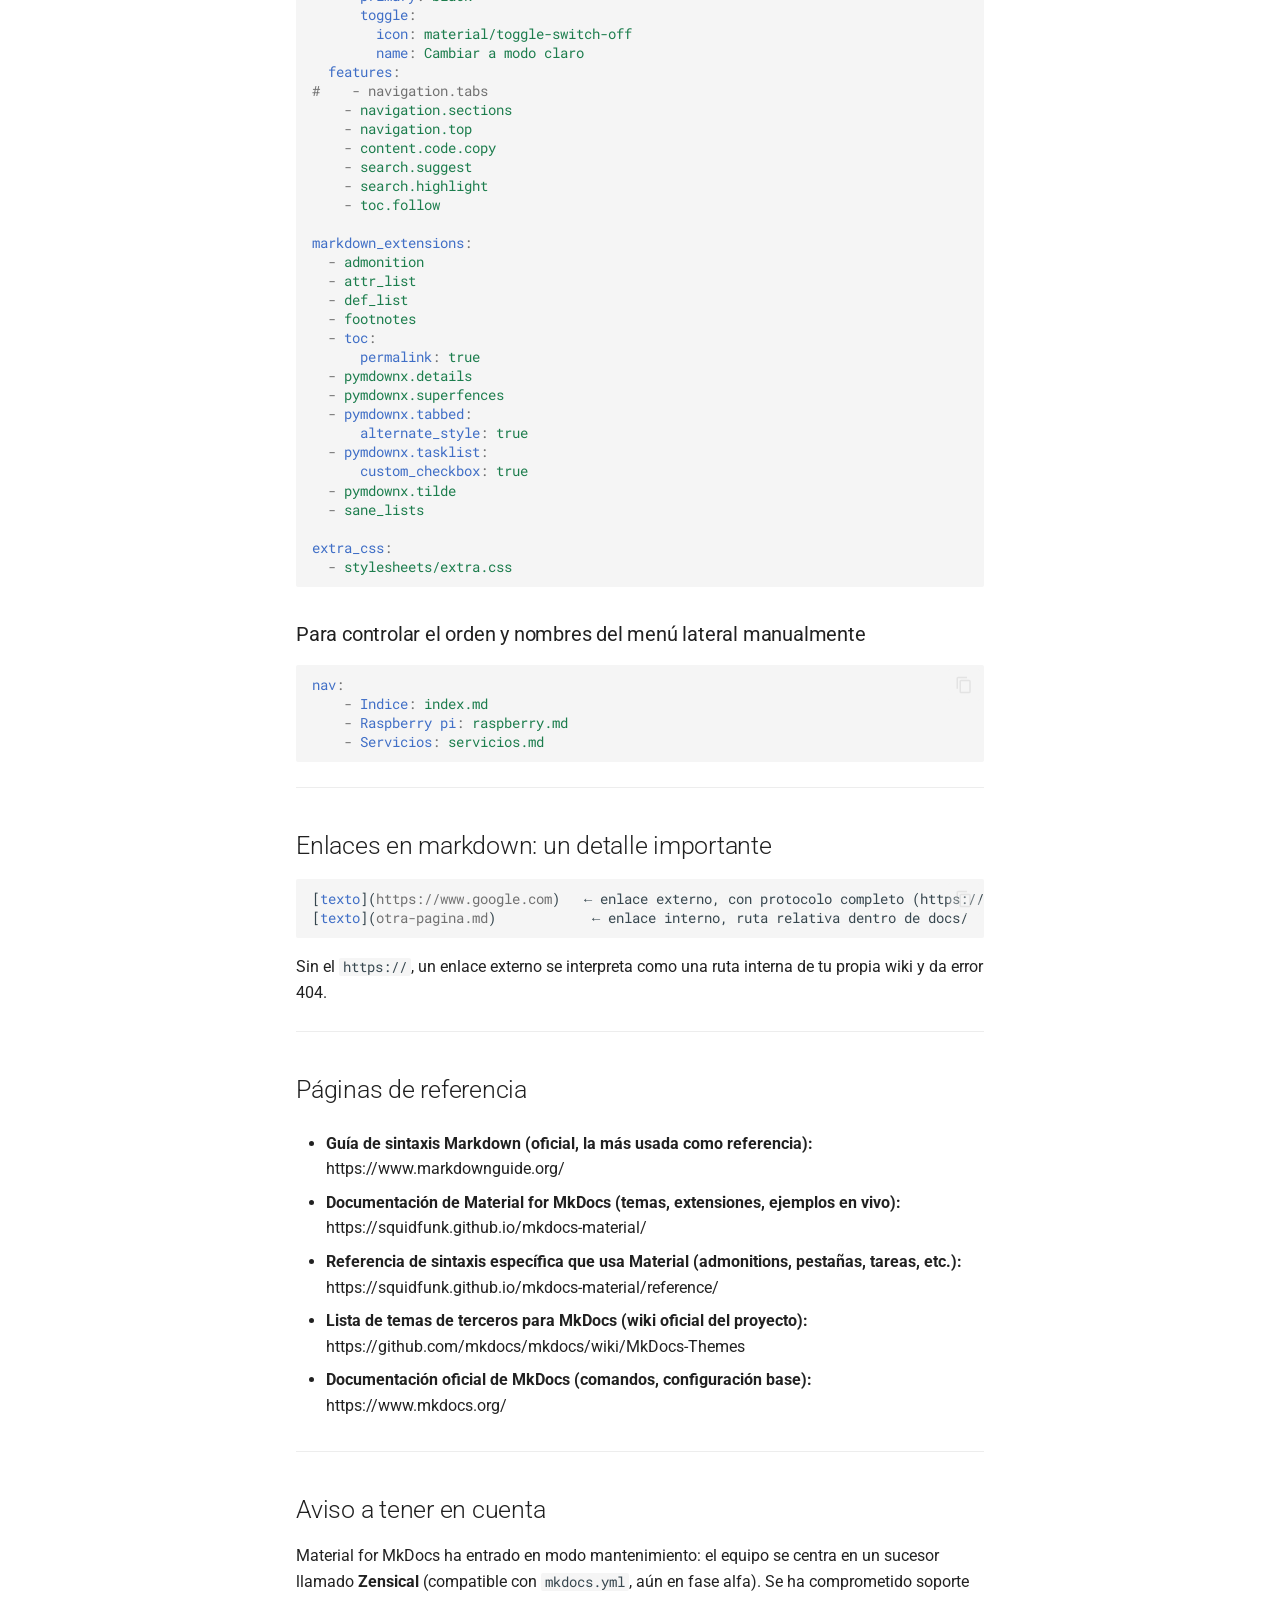
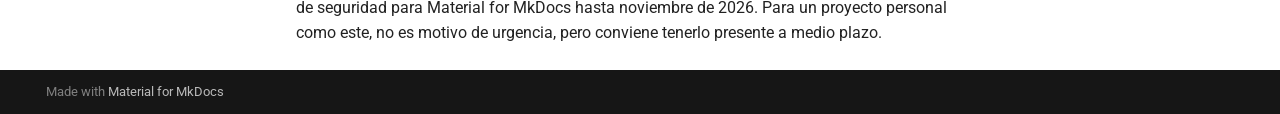
<file: resumen-mkdocs/index.html>
<!doctype html>
<html lang="en" class="no-js">
  <head>
    
      <meta charset="utf-8">
      <meta name="viewport" content="width=device-width,initial-scale=1">
      
        <meta name="description" content="Tutoriales">
      
      
      
      
      
      
        
      
      
      <link rel="icon" href="../assets/images/favicon.png">
      <meta name="generator" content="mkdocs-1.6.1, mkdocs-material-9.7.7">
    
    
      
        <title>MkDocs (Contenedor) - Bienvenidos a la wiki de MRT</title>
      
    
    
      <link rel="stylesheet" href="../assets/stylesheets/main.ec1eaa64.min.css">
      
        
        <link rel="stylesheet" href="../assets/stylesheets/palette.ab4e12ef.min.css">
      
      


    
    
      
    
    
      
        
        
        <link rel="preconnect" href="https://fonts.gstatic.com" crossorigin>
        <link rel="stylesheet" href="https://fonts.googleapis.com/css?family=Roboto:300,300i,400,400i,700,700i%7CRoboto+Mono:400,400i,700,700i&display=fallback">
        <style>:root{--md-text-font:"Roboto";--md-code-font:"Roboto Mono"}</style>
      
    
    
      <link rel="stylesheet" href="../stylesheets/extra.css">
    
    <script>__md_scope=new URL("..",location),__md_hash=e=>[...e].reduce(((e,_)=>(e<<5)-e+_.charCodeAt(0)),0),__md_get=(e,_=localStorage,t=__md_scope)=>JSON.parse(_.getItem(t.pathname+"."+e)),__md_set=(e,_,t=localStorage,a=__md_scope)=>{try{t.setItem(a.pathname+"."+e,JSON.stringify(_))}catch(e){}}</script>
    
      

    
    
  </head>
  
  
    
    
      
    
    
    
    
    <body dir="ltr" data-md-color-scheme="default" data-md-color-primary="indigo" data-md-color-accent="indigo">
  
    
    <input class="md-toggle" data-md-toggle="drawer" type="checkbox" id="__drawer" autocomplete="off">
    <input class="md-toggle" data-md-toggle="search" type="checkbox" id="__search" autocomplete="off">
    <label class="md-overlay" for="__drawer"></label>
    <div data-md-component="skip">
      
        
        <a href="#mkdocs-contenedor" class="md-skip">
          Skip to content
        </a>
      
    </div>
    <div data-md-component="announce">
      
    </div>
    
    
      

  

<header class="md-header md-header--shadow" data-md-component="header">
  <nav class="md-header__inner md-grid" aria-label="Header">
    <a href=".." title="Bienvenidos a la wiki de MRT" class="md-header__button md-logo" aria-label="Bienvenidos a la wiki de MRT" data-md-component="logo">
      
  
  <svg xmlns="http://www.w3.org/2000/svg" viewBox="0 0 24 24"><path d="M12 8a3 3 0 0 0 3-3 3 3 0 0 0-3-3 3 3 0 0 0-3 3 3 3 0 0 0 3 3m0 3.54C9.64 9.35 6.5 8 3 8v11c3.5 0 6.64 1.35 9 3.54 2.36-2.19 5.5-3.54 9-3.54V8c-3.5 0-6.64 1.35-9 3.54"/></svg>

    </a>
    <label class="md-header__button md-icon" for="__drawer">
      
      <svg xmlns="http://www.w3.org/2000/svg" viewBox="0 0 24 24"><path d="M3 6h18v2H3zm0 5h18v2H3zm0 5h18v2H3z"/></svg>
    </label>
    <div class="md-header__title" data-md-component="header-title">
      <div class="md-header__ellipsis">
        <div class="md-header__topic">
          <span class="md-ellipsis">
            Bienvenidos a la wiki de MRT
          </span>
        </div>
        <div class="md-header__topic" data-md-component="header-topic">
          <span class="md-ellipsis">
            
              MkDocs (Contenedor)
            
          </span>
        </div>
      </div>
    </div>
    
      
        <form class="md-header__option" data-md-component="palette">
  
    
    
    
    <input class="md-option" data-md-color-media="(prefers-color-scheme: light)" data-md-color-scheme="default" data-md-color-primary="indigo" data-md-color-accent="indigo"  aria-label="Cambiar a modo oscuro"  type="radio" name="__palette" id="__palette_0">
    
      <label class="md-header__button md-icon" title="Cambiar a modo oscuro" for="__palette_1" hidden>
        <svg xmlns="http://www.w3.org/2000/svg" viewBox="0 0 24 24"><path d="M17 7H7a5 5 0 0 0-5 5 5 5 0 0 0 5 5h10a5 5 0 0 0 5-5 5 5 0 0 0-5-5m0 8a3 3 0 0 1-3-3 3 3 0 0 1 3-3 3 3 0 0 1 3 3 3 3 0 0 1-3 3"/></svg>
      </label>
    
  
    
    
    
    <input class="md-option" data-md-color-media="(prefers-color-scheme: dark)" data-md-color-scheme="slate" data-md-color-primary="black" data-md-color-accent="indigo"  aria-label="Cambiar a modo claro"  type="radio" name="__palette" id="__palette_1">
    
      <label class="md-header__button md-icon" title="Cambiar a modo claro" for="__palette_0" hidden>
        <svg xmlns="http://www.w3.org/2000/svg" viewBox="0 0 24 24"><path d="M17 7H7a5 5 0 0 0-5 5 5 5 0 0 0 5 5h10a5 5 0 0 0 5-5 5 5 0 0 0-5-5M7 15a3 3 0 0 1-3-3 3 3 0 0 1 3-3 3 3 0 0 1 3 3 3 3 0 0 1-3 3"/></svg>
      </label>
    
  
</form>
      
    
    
      <script>var palette=__md_get("__palette");if(palette&&palette.color){if("(prefers-color-scheme)"===palette.color.media){var media=matchMedia("(prefers-color-scheme: light)"),input=document.querySelector(media.matches?"[data-md-color-media='(prefers-color-scheme: light)']":"[data-md-color-media='(prefers-color-scheme: dark)']");palette.color.media=input.getAttribute("data-md-color-media"),palette.color.scheme=input.getAttribute("data-md-color-scheme"),palette.color.primary=input.getAttribute("data-md-color-primary"),palette.color.accent=input.getAttribute("data-md-color-accent")}for(var[key,value]of Object.entries(palette.color))document.body.setAttribute("data-md-color-"+key,value)}</script>
    
    
    
      
      
        <label class="md-header__button md-icon" for="__search">
          
          <svg xmlns="http://www.w3.org/2000/svg" viewBox="0 0 24 24"><path d="M9.5 3A6.5 6.5 0 0 1 16 9.5c0 1.61-.59 3.09-1.56 4.23l.27.27h.79l5 5-1.5 1.5-5-5v-.79l-.27-.27A6.52 6.52 0 0 1 9.5 16 6.5 6.5 0 0 1 3 9.5 6.5 6.5 0 0 1 9.5 3m0 2C7 5 5 7 5 9.5S7 14 9.5 14 14 12 14 9.5 12 5 9.5 5"/></svg>
        </label>
        <div class="md-search" data-md-component="search" role="dialog">
  <label class="md-search__overlay" for="__search"></label>
  <div class="md-search__inner" role="search">
    <form class="md-search__form" name="search">
      <input type="text" class="md-search__input" name="query" aria-label="Search" placeholder="Search" autocapitalize="off" autocorrect="off" autocomplete="off" spellcheck="false" data-md-component="search-query" required>
      <label class="md-search__icon md-icon" for="__search">
        
        <svg xmlns="http://www.w3.org/2000/svg" viewBox="0 0 24 24"><path d="M9.5 3A6.5 6.5 0 0 1 16 9.5c0 1.61-.59 3.09-1.56 4.23l.27.27h.79l5 5-1.5 1.5-5-5v-.79l-.27-.27A6.52 6.52 0 0 1 9.5 16 6.5 6.5 0 0 1 3 9.5 6.5 6.5 0 0 1 9.5 3m0 2C7 5 5 7 5 9.5S7 14 9.5 14 14 12 14 9.5 12 5 9.5 5"/></svg>
        
        <svg xmlns="http://www.w3.org/2000/svg" viewBox="0 0 24 24"><path d="M20 11v2H8l5.5 5.5-1.42 1.42L4.16 12l7.92-7.92L13.5 5.5 8 11z"/></svg>
      </label>
      <nav class="md-search__options" aria-label="Search">
        
        <button type="reset" class="md-search__icon md-icon" title="Clear" aria-label="Clear" tabindex="-1">
          
          <svg xmlns="http://www.w3.org/2000/svg" viewBox="0 0 24 24"><path d="M19 6.41 17.59 5 12 10.59 6.41 5 5 6.41 10.59 12 5 17.59 6.41 19 12 13.41 17.59 19 19 17.59 13.41 12z"/></svg>
        </button>
      </nav>
      
        <div class="md-search__suggest" data-md-component="search-suggest"></div>
      
    </form>
    <div class="md-search__output">
      <div class="md-search__scrollwrap" tabindex="0" data-md-scrollfix>
        <div class="md-search-result" data-md-component="search-result">
          <div class="md-search-result__meta">
            Initializing search
          </div>
          <ol class="md-search-result__list" role="presentation"></ol>
        </div>
      </div>
    </div>
  </div>
</div>
      
    
    
  </nav>
  
</header>
    
    <div class="md-container" data-md-component="container">
      
      
        
          
        
      
      <main class="md-main" data-md-component="main">
        <div class="md-main__inner md-grid">
          
            
              
              <div class="md-sidebar md-sidebar--primary" data-md-component="sidebar" data-md-type="navigation" >
                <div class="md-sidebar__scrollwrap">
                  <div class="md-sidebar__inner">
                    



<nav class="md-nav md-nav--primary" aria-label="Navigation" data-md-level="0">
  <label class="md-nav__title" for="__drawer">
    <a href=".." title="Bienvenidos a la wiki de MRT" class="md-nav__button md-logo" aria-label="Bienvenidos a la wiki de MRT" data-md-component="logo">
      
  
  <svg xmlns="http://www.w3.org/2000/svg" viewBox="0 0 24 24"><path d="M12 8a3 3 0 0 0 3-3 3 3 0 0 0-3-3 3 3 0 0 0-3 3 3 3 0 0 0 3 3m0 3.54C9.64 9.35 6.5 8 3 8v11c3.5 0 6.64 1.35 9 3.54 2.36-2.19 5.5-3.54 9-3.54V8c-3.5 0-6.64 1.35-9 3.54"/></svg>

    </a>
    Bienvenidos a la wiki de MRT
  </label>
  
  <ul class="md-nav__list" data-md-scrollfix>
    
      
      
  
  
  
  
    <li class="md-nav__item">
      <a href=".." class="md-nav__link">
        
  
  
  <span class="md-ellipsis">
    
  
    Indice
  

    
  </span>
  
  

      </a>
    </li>
  

    
      
      
  
  
  
  
    <li class="md-nav__item">
      <a href="../raspberry/" class="md-nav__link">
        
  
  
  <span class="md-ellipsis">
    
  
    Raspberry pi
  

    
  </span>
  
  

      </a>
    </li>
  

    
      
      
  
  
  
  
    <li class="md-nav__item">
      <a href="../servicios/" class="md-nav__link">
        
  
  
  <span class="md-ellipsis">
    
  
    Servicios
  

    
  </span>
  
  

      </a>
    </li>
  

    
  </ul>
</nav>
                  </div>
                </div>
              </div>
            
            
              
              <div class="md-sidebar md-sidebar--secondary" data-md-component="sidebar" data-md-type="toc" >
                <div class="md-sidebar__scrollwrap">
                  <div class="md-sidebar__inner">
                    

<nav class="md-nav md-nav--secondary" aria-label="Table of contents">
  
  
  
    
  
  
    <label class="md-nav__title" for="__toc">
      <span class="md-nav__icon md-icon"></span>
      Table of contents
    </label>
    <ul class="md-nav__list" data-md-component="toc" data-md-scrollfix>
      
        <li class="md-nav__item">
  <a href="#estructura-de-carpetas" class="md-nav__link">
    <span class="md-ellipsis">
      
        Estructura de carpetas
      
    </span>
  </a>
  
</li>
      
        <li class="md-nav__item">
  <a href="#dockerfile" class="md-nav__link">
    <span class="md-ellipsis">
      
        Dockerfile
      
    </span>
  </a>
  
</li>
      
        <li class="md-nav__item">
  <a href="#poner-en-apartado-docker-imagen-vs-command-no-son-lo-mismo" class="md-nav__link">
    <span class="md-ellipsis">
      
        (poner en apartado docker) Imagen vs command: — no son lo mismo
      
    </span>
  </a>
  
</li>
      
        <li class="md-nav__item">
  <a href="#el-docker-composeyml" class="md-nav__link">
    <span class="md-ellipsis">
      
        El docker-compose.yml
      
    </span>
  </a>
  
    <nav class="md-nav" aria-label="El docker-compose.yml">
      <ul class="md-nav__list">
        
          <li class="md-nav__item">
  <a href="#explicar-en-apartado-docker-docker-compose-up-d-con-build-o-sin-el" class="md-nav__link">
    <span class="md-ellipsis">
      
        (explicar en apartado docker) docker compose up -d — ¿con --build o sin él?
      
    </span>
  </a>
  
</li>
        
      </ul>
    </nav>
  
</li>
      
        <li class="md-nav__item">
  <a href="#generar-el-html-final-el-build" class="md-nav__link">
    <span class="md-ellipsis">
      
        Generar el HTML final (el build)
      
    </span>
  </a>
  
</li>
      
        <li class="md-nav__item">
  <a href="#explicar-en-apartado-docker-comandos-docker-usados-con-frecuencia" class="md-nav__link">
    <span class="md-ellipsis">
      
        (explicar en apartado docker) Comandos Docker usados con frecuencia
      
    </span>
  </a>
  
</li>
      
        <li class="md-nav__item">
  <a href="#vs-code-conectado-por-ssh-remote-ssh" class="md-nav__link">
    <span class="md-ellipsis">
      
        VS Code conectado por SSH (Remote-SSH)
      
    </span>
  </a>
  
</li>
      
        <li class="md-nav__item">
  <a href="#mkdocsyml-actual-tema-material" class="md-nav__link">
    <span class="md-ellipsis">
      
        mkdocs.yml actual (tema Material)
      
    </span>
  </a>
  
    <nav class="md-nav" aria-label="mkdocs.yml actual (tema Material)">
      <ul class="md-nav__list">
        
          <li class="md-nav__item">
  <a href="#para-controlar-el-orden-y-nombres-del-menu-lateral-manualmente" class="md-nav__link">
    <span class="md-ellipsis">
      
        Para controlar el orden y nombres del menú lateral manualmente
      
    </span>
  </a>
  
</li>
        
      </ul>
    </nav>
  
</li>
      
        <li class="md-nav__item">
  <a href="#enlaces-en-markdown-un-detalle-importante" class="md-nav__link">
    <span class="md-ellipsis">
      
        Enlaces en markdown: un detalle importante
      
    </span>
  </a>
  
</li>
      
        <li class="md-nav__item">
  <a href="#paginas-de-referencia" class="md-nav__link">
    <span class="md-ellipsis">
      
        Páginas de referencia
      
    </span>
  </a>
  
</li>
      
        <li class="md-nav__item">
  <a href="#aviso-a-tener-en-cuenta" class="md-nav__link">
    <span class="md-ellipsis">
      
        Aviso a tener en cuenta
      
    </span>
  </a>
  
</li>
      
    </ul>
  
</nav>
                  </div>
                </div>
              </div>
            
          
          
            <div class="md-content" data-md-component="content">
              
              <article class="md-content__inner md-typeset">
                
                  



<h1 id="mkdocs-contenedor">MkDocs (Contenedor)<a class="headerlink" href="#mkdocs-contenedor" title="Permanent link">&para;</a></h1>
<p>MKDocs es un servicio mediante el cual podemos crear y editar archivos .md (markdown) y generar el sitio estatico para servirlo via web</p>
<h2 id="estructura-de-carpetas">Estructura de carpetas<a class="headerlink" href="#estructura-de-carpetas" title="Permanent link">&para;</a></h2>
<div class="highlight"><pre><span></span><code>/srv/docker/mkdocs/
├── Dockerfile
├── mkdocs.yml
└── docs/
    └── index.md
</code></pre></div>
<blockquote>
<p>Nota: el volumen del contenedor mapea <code>/srv/docker/mkdocs</code> → <code>/docs</code> (dentro del contenedor), y como MkDocs busca una subcarpeta llamada <code>docs/</code> para el contenido, aparece un "doble docs" (uno es el punto de montaje, otro es la carpeta que exige MkDocs). Teoricamente no es un error, pero faltaria comprobar si el hecho de usar dockerfile (wordir /docs) puede influir.</p>
</blockquote>
<hr />
<p>Propietario de la carpeta corregido para poder editar desde VS Code sin errores de permisos:
Asignamos el mismo mediante el cual se establezca la conexion ssh
<div class="highlight"><pre><span></span><code>sudo<span class="w"> </span>chown<span class="w"> </span>-R<span class="w"> </span>usuario:usuario<span class="w"> </span>/srv/docker/mkdocs
</code></pre></div></p>
<hr />
<h2 id="dockerfile">Dockerfile<a class="headerlink" href="#dockerfile" title="Permanent link">&para;</a></h2>
<p>Definimos un Dockerfile para confeccionar nuestra imagen de docker hub.</p>
<div class="highlight"><pre><span></span><code><span class="k">FROM</span><span class="w"> </span><span class="s">python:3.14-slim</span>

<span class="k">RUN</span><span class="w"> </span>pip<span class="w"> </span>install<span class="w"> </span>--no-cache-dir<span class="w"> </span>mkdocs<span class="w"> </span>mkdocs-material

<span class="k">WORKDIR</span><span class="w"> </span><span class="s">/docs</span>

<span class="k">EXPOSE</span><span class="w"> </span><span class="s">8000</span>

<span class="k">CMD</span><span class="w"> </span><span class="p">[</span><span class="s2">"mkdocs"</span><span class="p">,</span><span class="w"> </span><span class="s2">"serve"</span><span class="p">,</span><span class="w"> </span><span class="s2">"-a"</span><span class="p">,</span><span class="w"> </span><span class="s2">"0.0.0.0:8000"</span><span class="p">]</span>
</code></pre></div>
<table>
<thead>
<tr>
<th>Línea</th>
<th>Qué hace</th>
</tr>
</thead>
<tbody>
<tr>
<td><code>FROM python:3.14-slim</code></td>
<td>Imagen base de partida: Python 3.14 sobre Debian ligero</td>
</tr>
<tr>
<td><code>RUN pip install ...</code></td>
<td>Se ejecuta <strong>una vez</strong>, al construir la imagen. Instala MkDocs + Material (y de paso, <code>pymdown-extensions</code>, que viene como dependencia de Material)</td>
</tr>
<tr>
<td><code>WORKDIR /docs</code></td>
<td>Carpeta de trabajo por defecto dentro del contenedor</td>
</tr>
<tr>
<td><code>EXPOSE 8000</code></td>
<td>Documenta qué puerto usa (no lo abre por sí mismo)</td>
</tr>
<tr>
<td><code>CMD [...]</code></td>
<td>Comando que se ejecuta <strong>cada vez que arranca el contenedor</strong> (a diferencia de <code>RUN</code>, que solo corre al construir)</td>
</tr>
</tbody>
</table>
<p><strong>Por qué usar tu propio Dockerfile en vez de la imagen <code>squidfunk/mkdocs-material</code>:</strong>
- Control total sobre cuándo actualizar (no dependes de que un tercero publique una nueva imagen)
- Base Debian (<code>slim</code>) en vez de Alpine → tienes <code>bash</code> disponible, más fácil de depurar
- Mismo software final (MIT license), solo cambia quién construye la imagen</p>
<hr />
<h2 id="poner-en-apartado-docker-imagen-vs-command-no-son-lo-mismo">(poner en apartado docker) Imagen vs <code>command:</code> — no son lo mismo<a class="headerlink" href="#poner-en-apartado-docker-imagen-vs-command-no-son-lo-mismo" title="Permanent link">&para;</a></h2>
<ul>
<li><strong>La imagen</strong> (<code>mkdocs-img</code>) se construye a partir del Dockerfile: sistema operativo base, Python, y los paquetes instalados con <code>pip install</code>. Es un paso independiente (<code>docker build</code> / <code>--build</code>).</li>
<li><strong>El <code>command:</code></strong> del docker-compose solo indica <strong>qué ejecutar al arrancar el contenedor</strong>, sobrescribiendo (si está presente) el <code>CMD</code> del Dockerfile. Es una decisión que se toma al <strong>crear el contenedor</strong>, no al construir la imagen.</li>
</ul>
<p>Por eso, quitar o cambiar el <code>command:</code> del compose <strong>nunca</strong> requiere <code>--build</code> — la imagen no se ve afectada en absoluto por ese cambio.</p>
<hr />
<h2 id="el-docker-composeyml">El docker-compose.yml<a class="headerlink" href="#el-docker-composeyml" title="Permanent link">&para;</a></h2>
<div class="highlight"><pre><span></span><code><span class="nt">services</span><span class="p">:</span>
<span class="w">  </span><span class="nt">mkdocs-dev</span><span class="p">:</span>
<span class="w">    </span><span class="nt">build</span><span class="p">:</span>
<span class="w">      </span><span class="nt">context</span><span class="p">:</span><span class="w"> </span><span class="l l-Scalar l-Scalar-Plain">./mkdocs</span>
<span class="w">    </span><span class="nt">image</span><span class="p">:</span><span class="w"> </span><span class="l l-Scalar l-Scalar-Plain">mkdocs-img</span>
<span class="w">    </span><span class="nt">container_name</span><span class="p">:</span><span class="w"> </span><span class="l l-Scalar l-Scalar-Plain">mkdocs</span>
<span class="w">    </span><span class="nt">ports</span><span class="p">:</span>
<span class="w">      </span><span class="p p-Indicator">-</span><span class="w"> </span><span class="s">"8087:8000"</span>
<span class="w">    </span><span class="nt">volumes</span><span class="p">:</span>
<span class="w">      </span><span class="p p-Indicator">-</span><span class="w"> </span><span class="l l-Scalar l-Scalar-Plain">/srv/docker/mkdocs:/docs</span>
<span class="w">    </span><span class="nt">restart</span><span class="p">:</span><span class="w"> </span><span class="l l-Scalar l-Scalar-Plain">unless-stopped</span>
</code></pre></div>
<ul>
<li><code>build: context:</code> → le dice a Compose dónde está el Dockerfile a construir</li>
<li><code>ports: "8087:8000"</code> → puerto externo (el que usas en el navegador) : puerto interno (el que escucha MkDocs dentro del contenedor)</li>
<li><code>volumes:</code> → mapea toda la carpeta del proyecto a <code>/docs</code>; como <code>mkdocs.yml</code> está en su raíz, MkDocs lo encuentra sin necesitar <code>-f</code></li>
<li>Sin <code>command:</code> → el contenedor usa el <code>CMD</code> del Dockerfile tal cual (<code>mkdocs serve -a 0.0.0.0:8000</code>)</li>
<li><code>restart: unless-stopped</code> → el contenedor se relanza solo si se cae o si reinicias la Raspberry</li>
</ul>
<h3 id="explicar-en-apartado-docker-docker-compose-up-d-con-build-o-sin-el">(explicar en apartado docker) <code>docker compose up -d</code> — ¿con <code>--build</code> o sin él?<a class="headerlink" href="#explicar-en-apartado-docker-docker-compose-up-d-con-build-o-sin-el" title="Permanent link">&para;</a></h3>
<table>
<thead>
<tr>
<th>Qué cambiaste</th>
<th>Comando</th>
</tr>
</thead>
<tbody>
<tr>
<td>El <strong>Dockerfile</strong> (paquetes pip, imagen base, etc.)</td>
<td><code>docker compose up -d --build mkdocs-dev</code></td>
</tr>
<tr>
<td>El <strong>docker-compose.yml</strong> (puertos, volúmenes, <code>command:</code>, nombres)</td>
<td><code>docker compose up -d mkdocs-dev</code> (sin <code>--build</code>)</td>
</tr>
<tr>
<td>Solo <code>.md</code> o <code>mkdocs.yml</code></td>
<td>Nada — se reflejan solos vía volumen</td>
</tr>
</tbody>
</table>
<p>No hace falta <code>docker compose down</code> antes de <code>up</code> en ninguno de los dos casos — Compose detecta el cambio y recrea el contenedor automáticamente. Si el contenedor se eliminó manualmente, <code>up -d</code> simplemente lo vuelve a crear desde la imagen ya construida.</p>
<hr />
<h2 id="generar-el-html-final-el-build">Generar el HTML final (el <code>build</code>)<a class="headerlink" href="#generar-el-html-final-el-build" title="Permanent link">&para;</a></h2>
<p><code>mkdocs serve</code> renderiza cada cambio en tus archivos .md y lo muestra via HTML, solo en tu red local (ip privada).</p>
<p>Para generar el sitio estático definitivo (el que servir desde apache):</p>
<div class="highlight"><pre><span></span><code>docker<span class="w"> </span><span class="nb">exec</span><span class="w"> </span>mkdocs<span class="w"> </span>mkdocs<span class="w"> </span>build
</code></pre></div>
<p>Esto crea la carpeta <code>site/</code> (HTML + CSS + JS ya compilados) dentro de <code>/srv/docker/mkdocs/</code>. Es un <strong>build limpio</strong> por defecto: borra y regenera <code>site/</code> entero cada vez, así que nunca quedan páginas obsoletas.</p>
<hr />
<h2 id="explicar-en-apartado-docker-comandos-docker-usados-con-frecuencia">(explicar en apartado docker) Comandos Docker usados con frecuencia<a class="headerlink" href="#explicar-en-apartado-docker-comandos-docker-usados-con-frecuencia" title="Permanent link">&para;</a></h2>
<div class="highlight"><pre><span></span><code><span class="c1"># Ver contenedores activos</span>
docker<span class="w"> </span>ps

<span class="c1"># Ver logs de un contenedor</span>
docker<span class="w"> </span>logs<span class="w"> </span>mkdocs

<span class="c1"># Ejecutar un comando puntual dentro del contenedor</span>
docker<span class="w"> </span><span class="nb">exec</span><span class="w"> </span>mkdocs<span class="w"> </span>mkdocs<span class="w"> </span>build

<span class="c1"># Entrar a una shell interactiva dentro del contenedor</span>
docker<span class="w"> </span><span class="nb">exec</span><span class="w"> </span>-it<span class="w"> </span>mkdocs<span class="w"> </span>sh

<span class="c1"># Levantar solo un servicio concreto (sin tocar los demás del compose)</span>
docker<span class="w"> </span>compose<span class="w"> </span>up<span class="w"> </span>-d<span class="w"> </span>mkdocs-dev
</code></pre></div>
<hr />
<h2 id="vs-code-conectado-por-ssh-remote-ssh">VS Code conectado por SSH (Remote-SSH)<a class="headerlink" href="#vs-code-conectado-por-ssh-remote-ssh" title="Permanent link">&para;</a></h2>
<ol>
<li>Instala la extensión <strong>Remote - SSH</strong> (o el pack <strong>Remote Development</strong>)</li>
<li><code>Ctrl+Shift+P</code> o <code>Remote-SSH: Connect Current Window to Host...</code></li>
<li>Escribe <strong>solo</strong> <code>usuario@IP</code> (sin la palabra <code>ssh</code> delante — ese prefijo ya lo añade la extensión automáticamente)</li>
<li>Elige la plataforma remota (Linux, en tu caso)</li>
<li><strong>Archivo → Abrir carpeta</strong> → navega hasta <code>/srv/docker/mkdocs</code></li>
</ol>
<p>Definir un alias en <code>~/.ssh/config</code> (en Windows):
<div class="highlight"><pre><span></span><code>Host raspberry
    HostName 192.168.1.65
    User mpi
</code></pre></div></p>
<hr />
<h2 id="mkdocsyml-actual-tema-material"><code>mkdocs.yml</code> actual (tema Material)<a class="headerlink" href="#mkdocsyml-actual-tema-material" title="Permanent link">&para;</a></h2>
<div class="highlight"><pre><span></span><code><span class="nt">site_name</span><span class="p">:</span><span class="w"> </span><span class="l l-Scalar l-Scalar-Plain">Bienvenidos a la wiki de MRT</span>
<span class="nt">site_description</span><span class="p">:</span><span class="w"> </span><span class="l l-Scalar l-Scalar-Plain">Tutoriales</span>

<span class="nt">nav</span><span class="p">:</span>

<span class="w">    </span><span class="p p-Indicator">-</span><span class="w"> </span><span class="nt">Indice</span><span class="p">:</span><span class="w"> </span><span class="l l-Scalar l-Scalar-Plain">index.md</span>
<span class="w">    </span><span class="p p-Indicator">-</span><span class="w"> </span><span class="nt">Raspberry pi</span><span class="p">:</span><span class="w"> </span><span class="l l-Scalar l-Scalar-Plain">raspberry.md</span>
<span class="w">    </span><span class="p p-Indicator">-</span><span class="w"> </span><span class="nt">Servicios</span><span class="p">:</span><span class="w"> </span><span class="l l-Scalar l-Scalar-Plain">servicios.md</span>

<span class="nt">theme</span><span class="p">:</span>
<span class="w">  </span><span class="nt">name</span><span class="p">:</span><span class="w"> </span><span class="l l-Scalar l-Scalar-Plain">material</span>
<span class="w">  </span><span class="nt">palette</span><span class="p">:</span>
<span class="w">    </span><span class="p p-Indicator">-</span><span class="w"> </span><span class="nt">media</span><span class="p">:</span><span class="w"> </span><span class="s">"(prefers-color-scheme:</span><span class="nv"> </span><span class="s">light)"</span>
<span class="w">      </span><span class="nt">scheme</span><span class="p">:</span><span class="w"> </span><span class="l l-Scalar l-Scalar-Plain">default</span>
<span class="w">      </span><span class="nt">primary</span><span class="p">:</span><span class="w"> </span><span class="l l-Scalar l-Scalar-Plain">indigo</span>
<span class="w">      </span><span class="nt">toggle</span><span class="p">:</span>
<span class="w">        </span><span class="nt">icon</span><span class="p">:</span><span class="w"> </span><span class="l l-Scalar l-Scalar-Plain">material/toggle-switch</span>
<span class="w">        </span><span class="nt">name</span><span class="p">:</span><span class="w"> </span><span class="l l-Scalar l-Scalar-Plain">Cambiar a modo oscuro</span>
<span class="w">    </span><span class="p p-Indicator">-</span><span class="w"> </span><span class="nt">media</span><span class="p">:</span><span class="w"> </span><span class="s">"(prefers-color-scheme:</span><span class="nv"> </span><span class="s">dark)"</span>
<span class="w">      </span><span class="nt">scheme</span><span class="p">:</span><span class="w"> </span><span class="l l-Scalar l-Scalar-Plain">slate</span>
<span class="w">      </span><span class="nt">primary</span><span class="p">:</span><span class="w"> </span><span class="l l-Scalar l-Scalar-Plain">black</span>
<span class="w">      </span><span class="nt">toggle</span><span class="p">:</span>
<span class="w">        </span><span class="nt">icon</span><span class="p">:</span><span class="w"> </span><span class="l l-Scalar l-Scalar-Plain">material/toggle-switch-off</span>
<span class="w">        </span><span class="nt">name</span><span class="p">:</span><span class="w"> </span><span class="l l-Scalar l-Scalar-Plain">Cambiar a modo claro</span>
<span class="w">  </span><span class="nt">features</span><span class="p">:</span>
<span class="c1">#    - navigation.tabs</span>
<span class="w">    </span><span class="p p-Indicator">-</span><span class="w"> </span><span class="l l-Scalar l-Scalar-Plain">navigation.sections</span>
<span class="w">    </span><span class="p p-Indicator">-</span><span class="w"> </span><span class="l l-Scalar l-Scalar-Plain">navigation.top</span>
<span class="w">    </span><span class="p p-Indicator">-</span><span class="w"> </span><span class="l l-Scalar l-Scalar-Plain">content.code.copy</span>
<span class="w">    </span><span class="p p-Indicator">-</span><span class="w"> </span><span class="l l-Scalar l-Scalar-Plain">search.suggest</span>
<span class="w">    </span><span class="p p-Indicator">-</span><span class="w"> </span><span class="l l-Scalar l-Scalar-Plain">search.highlight</span>
<span class="w">    </span><span class="p p-Indicator">-</span><span class="w"> </span><span class="l l-Scalar l-Scalar-Plain">toc.follow</span>

<span class="nt">markdown_extensions</span><span class="p">:</span>
<span class="w">  </span><span class="p p-Indicator">-</span><span class="w"> </span><span class="l l-Scalar l-Scalar-Plain">admonition</span>
<span class="w">  </span><span class="p p-Indicator">-</span><span class="w"> </span><span class="l l-Scalar l-Scalar-Plain">attr_list</span>
<span class="w">  </span><span class="p p-Indicator">-</span><span class="w"> </span><span class="l l-Scalar l-Scalar-Plain">def_list</span>
<span class="w">  </span><span class="p p-Indicator">-</span><span class="w"> </span><span class="l l-Scalar l-Scalar-Plain">footnotes</span>
<span class="w">  </span><span class="p p-Indicator">-</span><span class="w"> </span><span class="nt">toc</span><span class="p">:</span>
<span class="w">      </span><span class="nt">permalink</span><span class="p">:</span><span class="w"> </span><span class="l l-Scalar l-Scalar-Plain">true</span>
<span class="w">  </span><span class="p p-Indicator">-</span><span class="w"> </span><span class="l l-Scalar l-Scalar-Plain">pymdownx.details</span>
<span class="w">  </span><span class="p p-Indicator">-</span><span class="w"> </span><span class="l l-Scalar l-Scalar-Plain">pymdownx.superfences</span>
<span class="w">  </span><span class="p p-Indicator">-</span><span class="w"> </span><span class="nt">pymdownx.tabbed</span><span class="p">:</span>
<span class="w">      </span><span class="nt">alternate_style</span><span class="p">:</span><span class="w"> </span><span class="l l-Scalar l-Scalar-Plain">true</span>
<span class="w">  </span><span class="p p-Indicator">-</span><span class="w"> </span><span class="nt">pymdownx.tasklist</span><span class="p">:</span>
<span class="w">      </span><span class="nt">custom_checkbox</span><span class="p">:</span><span class="w"> </span><span class="l l-Scalar l-Scalar-Plain">true</span>
<span class="w">  </span><span class="p p-Indicator">-</span><span class="w"> </span><span class="l l-Scalar l-Scalar-Plain">pymdownx.tilde</span>
<span class="w">  </span><span class="p p-Indicator">-</span><span class="w"> </span><span class="l l-Scalar l-Scalar-Plain">sane_lists</span>

<span class="nt">extra_css</span><span class="p">:</span>
<span class="w">  </span><span class="p p-Indicator">-</span><span class="w"> </span><span class="l l-Scalar l-Scalar-Plain">stylesheets/extra.css</span>
</code></pre></div>
<h3 id="para-controlar-el-orden-y-nombres-del-menu-lateral-manualmente">Para controlar el orden y nombres del menú lateral manualmente<a class="headerlink" href="#para-controlar-el-orden-y-nombres-del-menu-lateral-manualmente" title="Permanent link">&para;</a></h3>
<div class="highlight"><pre><span></span><code><span class="nt">nav</span><span class="p">:</span>
<span class="w">    </span><span class="p p-Indicator">-</span><span class="w"> </span><span class="nt">Indice</span><span class="p">:</span><span class="w"> </span><span class="l l-Scalar l-Scalar-Plain">index.md</span>
<span class="w">    </span><span class="p p-Indicator">-</span><span class="w"> </span><span class="nt">Raspberry pi</span><span class="p">:</span><span class="w"> </span><span class="l l-Scalar l-Scalar-Plain">raspberry.md</span>
<span class="w">    </span><span class="p p-Indicator">-</span><span class="w"> </span><span class="nt">Servicios</span><span class="p">:</span><span class="w"> </span><span class="l l-Scalar l-Scalar-Plain">servicios.md</span>
</code></pre></div>
<hr />
<h2 id="enlaces-en-markdown-un-detalle-importante">Enlaces en markdown: un detalle importante<a class="headerlink" href="#enlaces-en-markdown-un-detalle-importante" title="Permanent link">&para;</a></h2>
<p><div class="highlight"><pre><span></span><code>[<span class="nt">texto</span>](<span class="na">https://www.google.com</span>)   ← enlace externo, con protocolo completo (https://)
[<span class="nt">texto</span>](<span class="na">otra-pagina.md</span>)            ← enlace interno, ruta relativa dentro de docs/
</code></pre></div>
Sin el <code>https://</code>, un enlace externo se interpreta como una ruta interna de tu propia wiki y da error 404.</p>
<hr />
<h2 id="paginas-de-referencia">Páginas de referencia<a class="headerlink" href="#paginas-de-referencia" title="Permanent link">&para;</a></h2>
<ul>
<li>
<p><strong>Guía de sintaxis Markdown (oficial, la más usada como referencia):</strong>
  https://www.markdownguide.org/</p>
</li>
<li>
<p><strong>Documentación de Material for MkDocs (temas, extensiones, ejemplos en vivo):</strong>
  https://squidfunk.github.io/mkdocs-material/</p>
</li>
<li>
<p><strong>Referencia de sintaxis específica que usa Material (admonitions, pestañas, tareas, etc.):</strong>
  https://squidfunk.github.io/mkdocs-material/reference/</p>
</li>
<li>
<p><strong>Lista de temas de terceros para MkDocs (wiki oficial del proyecto):</strong>
  https://github.com/mkdocs/mkdocs/wiki/MkDocs-Themes</p>
</li>
<li>
<p><strong>Documentación oficial de MkDocs (comandos, configuración base):</strong>
  https://www.mkdocs.org/</p>
</li>
</ul>
<hr />
<h2 id="aviso-a-tener-en-cuenta">Aviso a tener en cuenta<a class="headerlink" href="#aviso-a-tener-en-cuenta" title="Permanent link">&para;</a></h2>
<p>Material for MkDocs ha entrado en modo mantenimiento: el equipo se centra en un sucesor llamado <strong>Zensical</strong> (compatible con <code>mkdocs.yml</code>, aún en fase alfa). Se ha comprometido soporte de seguridad para Material for MkDocs hasta noviembre de 2026. Para un proyecto personal como este, no es motivo de urgencia, pero conviene tenerlo presente a medio plazo.</p>












                
              </article>
            </div>
          
          
<script>var target=document.getElementById(location.hash.slice(1));target&&target.name&&(target.checked=target.name.startsWith("__tabbed_"))</script>
        </div>
        
          <button type="button" class="md-top md-icon" data-md-component="top" hidden>
  
  <svg xmlns="http://www.w3.org/2000/svg" viewBox="0 0 24 24"><path d="M13 20h-2V8l-5.5 5.5-1.42-1.42L12 4.16l7.92 7.92-1.42 1.42L13 8z"/></svg>
  Back to top
</button>
        
      </main>
      
        <footer class="md-footer">
  
  <div class="md-footer-meta md-typeset">
    <div class="md-footer-meta__inner md-grid">
      <div class="md-copyright">
  
  
    Made with
    <a href="https://squidfunk.github.io/mkdocs-material/" target="_blank" rel="noopener">
      Material for MkDocs
    </a>
  
</div>
      
    </div>
  </div>
</footer>
      
    </div>
    <div class="md-dialog" data-md-component="dialog">
      <div class="md-dialog__inner md-typeset"></div>
    </div>
    
    
    
      
      
      <script id="__config" type="application/json">{"annotate": null, "base": "..", "features": ["navigation.sections", "navigation.top", "content.code.copy", "search.suggest", "search.highlight", "toc.follow"], "search": "../assets/javascripts/workers/search.2c215733.min.js", "tags": null, "translations": {"clipboard.copied": "Copied to clipboard", "clipboard.copy": "Copy to clipboard", "search.result.more.one": "1 more on this page", "search.result.more.other": "# more on this page", "search.result.none": "No matching documents", "search.result.one": "1 matching document", "search.result.other": "# matching documents", "search.result.placeholder": "Type to start searching", "search.result.term.missing": "Missing", "select.version": "Select version"}, "version": null}</script>
    
    
      <script src="../assets/javascripts/bundle.d7400e89.min.js"></script>
      
    
  </body>
</html>
</file>
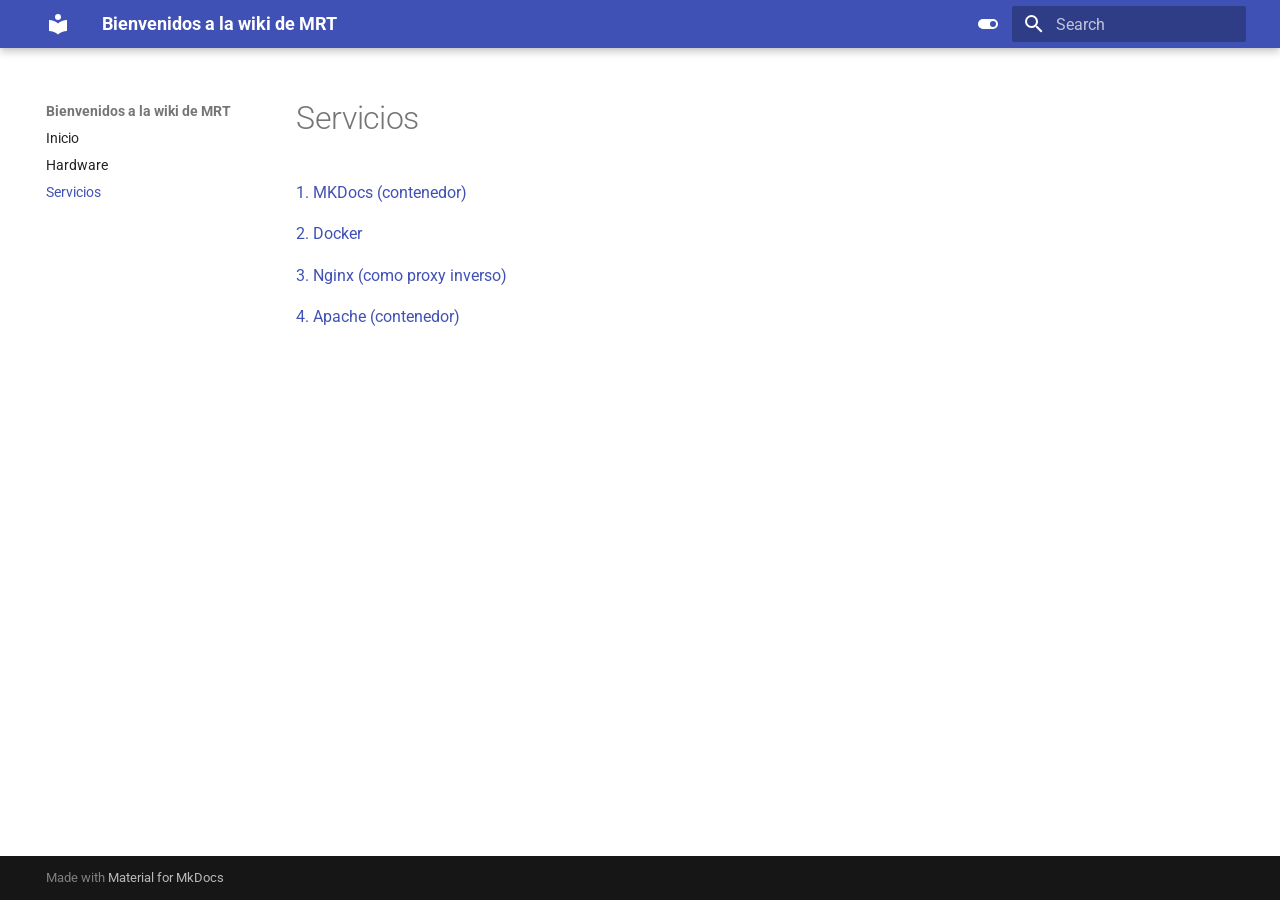
<file: servicios/index.html>
<!doctype html>
<html lang="en" class="no-js">
  <head>
    
      <meta charset="utf-8">
      <meta name="viewport" content="width=device-width,initial-scale=1">
      
        <meta name="description" content="Tutoriales">
      
      
      
      
        <link rel="prev" href="../hardware/">
      
      
      
        
      
      
      <link rel="icon" href="../assets/images/favicon.png">
      <meta name="generator" content="mkdocs-1.6.1, mkdocs-material-9.7.7">
    
    
      
        <title>Servicios - Bienvenidos a la wiki de MRT</title>
      
    
    
      <link rel="stylesheet" href="../assets/stylesheets/main.ec1eaa64.min.css">
      
        
        <link rel="stylesheet" href="../assets/stylesheets/palette.ab4e12ef.min.css">
      
      


    
    
      
    
    
      
        
        
        <link rel="preconnect" href="https://fonts.gstatic.com" crossorigin>
        <link rel="stylesheet" href="https://fonts.googleapis.com/css?family=Roboto:300,300i,400,400i,700,700i%7CRoboto+Mono:400,400i,700,700i&display=fallback">
        <style>:root{--md-text-font:"Roboto";--md-code-font:"Roboto Mono"}</style>
      
    
    
      <link rel="stylesheet" href="../stylesheets/extra.css">
    
    <script>__md_scope=new URL("..",location),__md_hash=e=>[...e].reduce(((e,_)=>(e<<5)-e+_.charCodeAt(0)),0),__md_get=(e,_=localStorage,t=__md_scope)=>JSON.parse(_.getItem(t.pathname+"."+e)),__md_set=(e,_,t=localStorage,a=__md_scope)=>{try{t.setItem(a.pathname+"."+e,JSON.stringify(_))}catch(e){}}</script>
    
      

    
    
  </head>
  
  
    
    
      
    
    
    
    
    <body dir="ltr" data-md-color-scheme="default" data-md-color-primary="indigo" data-md-color-accent="indigo">
  
    
    <input class="md-toggle" data-md-toggle="drawer" type="checkbox" id="__drawer" autocomplete="off">
    <input class="md-toggle" data-md-toggle="search" type="checkbox" id="__search" autocomplete="off">
    <label class="md-overlay" for="__drawer"></label>
    <div data-md-component="skip">
      
    </div>
    <div data-md-component="announce">
      
    </div>
    
    
      

  

<header class="md-header md-header--shadow" data-md-component="header">
  <nav class="md-header__inner md-grid" aria-label="Header">
    <a href=".." title="Bienvenidos a la wiki de MRT" class="md-header__button md-logo" aria-label="Bienvenidos a la wiki de MRT" data-md-component="logo">
      
  
  <svg xmlns="http://www.w3.org/2000/svg" viewBox="0 0 24 24"><path d="M12 8a3 3 0 0 0 3-3 3 3 0 0 0-3-3 3 3 0 0 0-3 3 3 3 0 0 0 3 3m0 3.54C9.64 9.35 6.5 8 3 8v11c3.5 0 6.64 1.35 9 3.54 2.36-2.19 5.5-3.54 9-3.54V8c-3.5 0-6.64 1.35-9 3.54"/></svg>

    </a>
    <label class="md-header__button md-icon" for="__drawer">
      
      <svg xmlns="http://www.w3.org/2000/svg" viewBox="0 0 24 24"><path d="M3 6h18v2H3zm0 5h18v2H3zm0 5h18v2H3z"/></svg>
    </label>
    <div class="md-header__title" data-md-component="header-title">
      <div class="md-header__ellipsis">
        <div class="md-header__topic">
          <span class="md-ellipsis">
            Bienvenidos a la wiki de MRT
          </span>
        </div>
        <div class="md-header__topic" data-md-component="header-topic">
          <span class="md-ellipsis">
            
              Servicios
            
          </span>
        </div>
      </div>
    </div>
    
      
        <form class="md-header__option" data-md-component="palette">
  
    
    
    
    <input class="md-option" data-md-color-media="(prefers-color-scheme: light)" data-md-color-scheme="default" data-md-color-primary="indigo" data-md-color-accent="indigo"  aria-label="Cambiar a modo oscuro"  type="radio" name="__palette" id="__palette_0">
    
      <label class="md-header__button md-icon" title="Cambiar a modo oscuro" for="__palette_1" hidden>
        <svg xmlns="http://www.w3.org/2000/svg" viewBox="0 0 24 24"><path d="M17 7H7a5 5 0 0 0-5 5 5 5 0 0 0 5 5h10a5 5 0 0 0 5-5 5 5 0 0 0-5-5m0 8a3 3 0 0 1-3-3 3 3 0 0 1 3-3 3 3 0 0 1 3 3 3 3 0 0 1-3 3"/></svg>
      </label>
    
  
    
    
    
    <input class="md-option" data-md-color-media="(prefers-color-scheme: dark)" data-md-color-scheme="slate" data-md-color-primary="black" data-md-color-accent="indigo"  aria-label="Cambiar a modo claro"  type="radio" name="__palette" id="__palette_1">
    
      <label class="md-header__button md-icon" title="Cambiar a modo claro" for="__palette_0" hidden>
        <svg xmlns="http://www.w3.org/2000/svg" viewBox="0 0 24 24"><path d="M17 7H7a5 5 0 0 0-5 5 5 5 0 0 0 5 5h10a5 5 0 0 0 5-5 5 5 0 0 0-5-5M7 15a3 3 0 0 1-3-3 3 3 0 0 1 3-3 3 3 0 0 1 3 3 3 3 0 0 1-3 3"/></svg>
      </label>
    
  
</form>
      
    
    
      <script>var palette=__md_get("__palette");if(palette&&palette.color){if("(prefers-color-scheme)"===palette.color.media){var media=matchMedia("(prefers-color-scheme: light)"),input=document.querySelector(media.matches?"[data-md-color-media='(prefers-color-scheme: light)']":"[data-md-color-media='(prefers-color-scheme: dark)']");palette.color.media=input.getAttribute("data-md-color-media"),palette.color.scheme=input.getAttribute("data-md-color-scheme"),palette.color.primary=input.getAttribute("data-md-color-primary"),palette.color.accent=input.getAttribute("data-md-color-accent")}for(var[key,value]of Object.entries(palette.color))document.body.setAttribute("data-md-color-"+key,value)}</script>
    
    
    
      
      
        <label class="md-header__button md-icon" for="__search">
          
          <svg xmlns="http://www.w3.org/2000/svg" viewBox="0 0 24 24"><path d="M9.5 3A6.5 6.5 0 0 1 16 9.5c0 1.61-.59 3.09-1.56 4.23l.27.27h.79l5 5-1.5 1.5-5-5v-.79l-.27-.27A6.52 6.52 0 0 1 9.5 16 6.5 6.5 0 0 1 3 9.5 6.5 6.5 0 0 1 9.5 3m0 2C7 5 5 7 5 9.5S7 14 9.5 14 14 12 14 9.5 12 5 9.5 5"/></svg>
        </label>
        <div class="md-search" data-md-component="search" role="dialog">
  <label class="md-search__overlay" for="__search"></label>
  <div class="md-search__inner" role="search">
    <form class="md-search__form" name="search">
      <input type="text" class="md-search__input" name="query" aria-label="Search" placeholder="Search" autocapitalize="off" autocorrect="off" autocomplete="off" spellcheck="false" data-md-component="search-query" required>
      <label class="md-search__icon md-icon" for="__search">
        
        <svg xmlns="http://www.w3.org/2000/svg" viewBox="0 0 24 24"><path d="M9.5 3A6.5 6.5 0 0 1 16 9.5c0 1.61-.59 3.09-1.56 4.23l.27.27h.79l5 5-1.5 1.5-5-5v-.79l-.27-.27A6.52 6.52 0 0 1 9.5 16 6.5 6.5 0 0 1 3 9.5 6.5 6.5 0 0 1 9.5 3m0 2C7 5 5 7 5 9.5S7 14 9.5 14 14 12 14 9.5 12 5 9.5 5"/></svg>
        
        <svg xmlns="http://www.w3.org/2000/svg" viewBox="0 0 24 24"><path d="M20 11v2H8l5.5 5.5-1.42 1.42L4.16 12l7.92-7.92L13.5 5.5 8 11z"/></svg>
      </label>
      <nav class="md-search__options" aria-label="Search">
        
        <button type="reset" class="md-search__icon md-icon" title="Clear" aria-label="Clear" tabindex="-1">
          
          <svg xmlns="http://www.w3.org/2000/svg" viewBox="0 0 24 24"><path d="M19 6.41 17.59 5 12 10.59 6.41 5 5 6.41 10.59 12 5 17.59 6.41 19 12 13.41 17.59 19 19 17.59 13.41 12z"/></svg>
        </button>
      </nav>
      
        <div class="md-search__suggest" data-md-component="search-suggest"></div>
      
    </form>
    <div class="md-search__output">
      <div class="md-search__scrollwrap" tabindex="0" data-md-scrollfix>
        <div class="md-search-result" data-md-component="search-result">
          <div class="md-search-result__meta">
            Initializing search
          </div>
          <ol class="md-search-result__list" role="presentation"></ol>
        </div>
      </div>
    </div>
  </div>
</div>
      
    
    
  </nav>
  
</header>
    
    <div class="md-container" data-md-component="container">
      
      
        
          
        
      
      <main class="md-main" data-md-component="main">
        <div class="md-main__inner md-grid">
          
            
              
              <div class="md-sidebar md-sidebar--primary" data-md-component="sidebar" data-md-type="navigation" >
                <div class="md-sidebar__scrollwrap">
                  <div class="md-sidebar__inner">
                    



<nav class="md-nav md-nav--primary" aria-label="Navigation" data-md-level="0">
  <label class="md-nav__title" for="__drawer">
    <a href=".." title="Bienvenidos a la wiki de MRT" class="md-nav__button md-logo" aria-label="Bienvenidos a la wiki de MRT" data-md-component="logo">
      
  
  <svg xmlns="http://www.w3.org/2000/svg" viewBox="0 0 24 24"><path d="M12 8a3 3 0 0 0 3-3 3 3 0 0 0-3-3 3 3 0 0 0-3 3 3 3 0 0 0 3 3m0 3.54C9.64 9.35 6.5 8 3 8v11c3.5 0 6.64 1.35 9 3.54 2.36-2.19 5.5-3.54 9-3.54V8c-3.5 0-6.64 1.35-9 3.54"/></svg>

    </a>
    Bienvenidos a la wiki de MRT
  </label>
  
  <ul class="md-nav__list" data-md-scrollfix>
    
      
      
  
  
  
  
    <li class="md-nav__item">
      <a href=".." class="md-nav__link">
        
  
  
  <span class="md-ellipsis">
    
  
    Inicio
  

    
  </span>
  
  

      </a>
    </li>
  

    
      
      
  
  
  
  
    <li class="md-nav__item">
      <a href="../hardware/" class="md-nav__link">
        
  
  
  <span class="md-ellipsis">
    
  
    Hardware
  

    
  </span>
  
  

      </a>
    </li>
  

    
      
      
  
  
    
  
  
  
    <li class="md-nav__item md-nav__item--active">
      
      <input class="md-nav__toggle md-toggle" type="checkbox" id="__toc">
      
      
      
      <a href="./" class="md-nav__link md-nav__link--active">
        
  
  
  <span class="md-ellipsis">
    
  
    Servicios
  

    
  </span>
  
  

      </a>
      
    </li>
  

    
  </ul>
</nav>
                  </div>
                </div>
              </div>
            
            
              
              <div class="md-sidebar md-sidebar--secondary" data-md-component="sidebar" data-md-type="toc" >
                <div class="md-sidebar__scrollwrap">
                  <div class="md-sidebar__inner">
                    

<nav class="md-nav md-nav--secondary" aria-label="Table of contents">
  
  
  
  
</nav>
                  </div>
                </div>
              </div>
            
          
          
            <div class="md-content" data-md-component="content">
              
              <article class="md-content__inner md-typeset">
                
                  



  <h1>Servicios</h1>

<p><a href="../mkdocs/">1. MKDocs (contenedor)</a></p>
<p><a href="../docker/">2. Docker</a></p>
<p><a href="nginx.md">3. Nginx (como proxy inverso)</a></p>
<p><a href="apache.md">4. Apache (contenedor)</a></p>












                
              </article>
            </div>
          
          
<script>var target=document.getElementById(location.hash.slice(1));target&&target.name&&(target.checked=target.name.startsWith("__tabbed_"))</script>
        </div>
        
          <button type="button" class="md-top md-icon" data-md-component="top" hidden>
  
  <svg xmlns="http://www.w3.org/2000/svg" viewBox="0 0 24 24"><path d="M13 20h-2V8l-5.5 5.5-1.42-1.42L12 4.16l7.92 7.92-1.42 1.42L13 8z"/></svg>
  Back to top
</button>
        
      </main>
      
        <footer class="md-footer">
  
  <div class="md-footer-meta md-typeset">
    <div class="md-footer-meta__inner md-grid">
      <div class="md-copyright">
  
  
    Made with
    <a href="https://squidfunk.github.io/mkdocs-material/" target="_blank" rel="noopener">
      Material for MkDocs
    </a>
  
</div>
      
    </div>
  </div>
</footer>
      
    </div>
    <div class="md-dialog" data-md-component="dialog">
      <div class="md-dialog__inner md-typeset"></div>
    </div>
    
    
    
      
      
      <script id="__config" type="application/json">{"annotate": null, "base": "..", "features": ["navigation.sections", "navigation.top", "content.code.copy", "search.suggest", "search.highlight", "toc.follow"], "search": "../assets/javascripts/workers/search.2c215733.min.js", "tags": null, "translations": {"clipboard.copied": "Copied to clipboard", "clipboard.copy": "Copy to clipboard", "search.result.more.one": "1 more on this page", "search.result.more.other": "# more on this page", "search.result.none": "No matching documents", "search.result.one": "1 matching document", "search.result.other": "# matching documents", "search.result.placeholder": "Type to start searching", "search.result.term.missing": "Missing", "select.version": "Select version"}, "version": null}</script>
    
    
      <script src="../assets/javascripts/bundle.d7400e89.min.js"></script>
      
    
  </body>
</html>
</file>
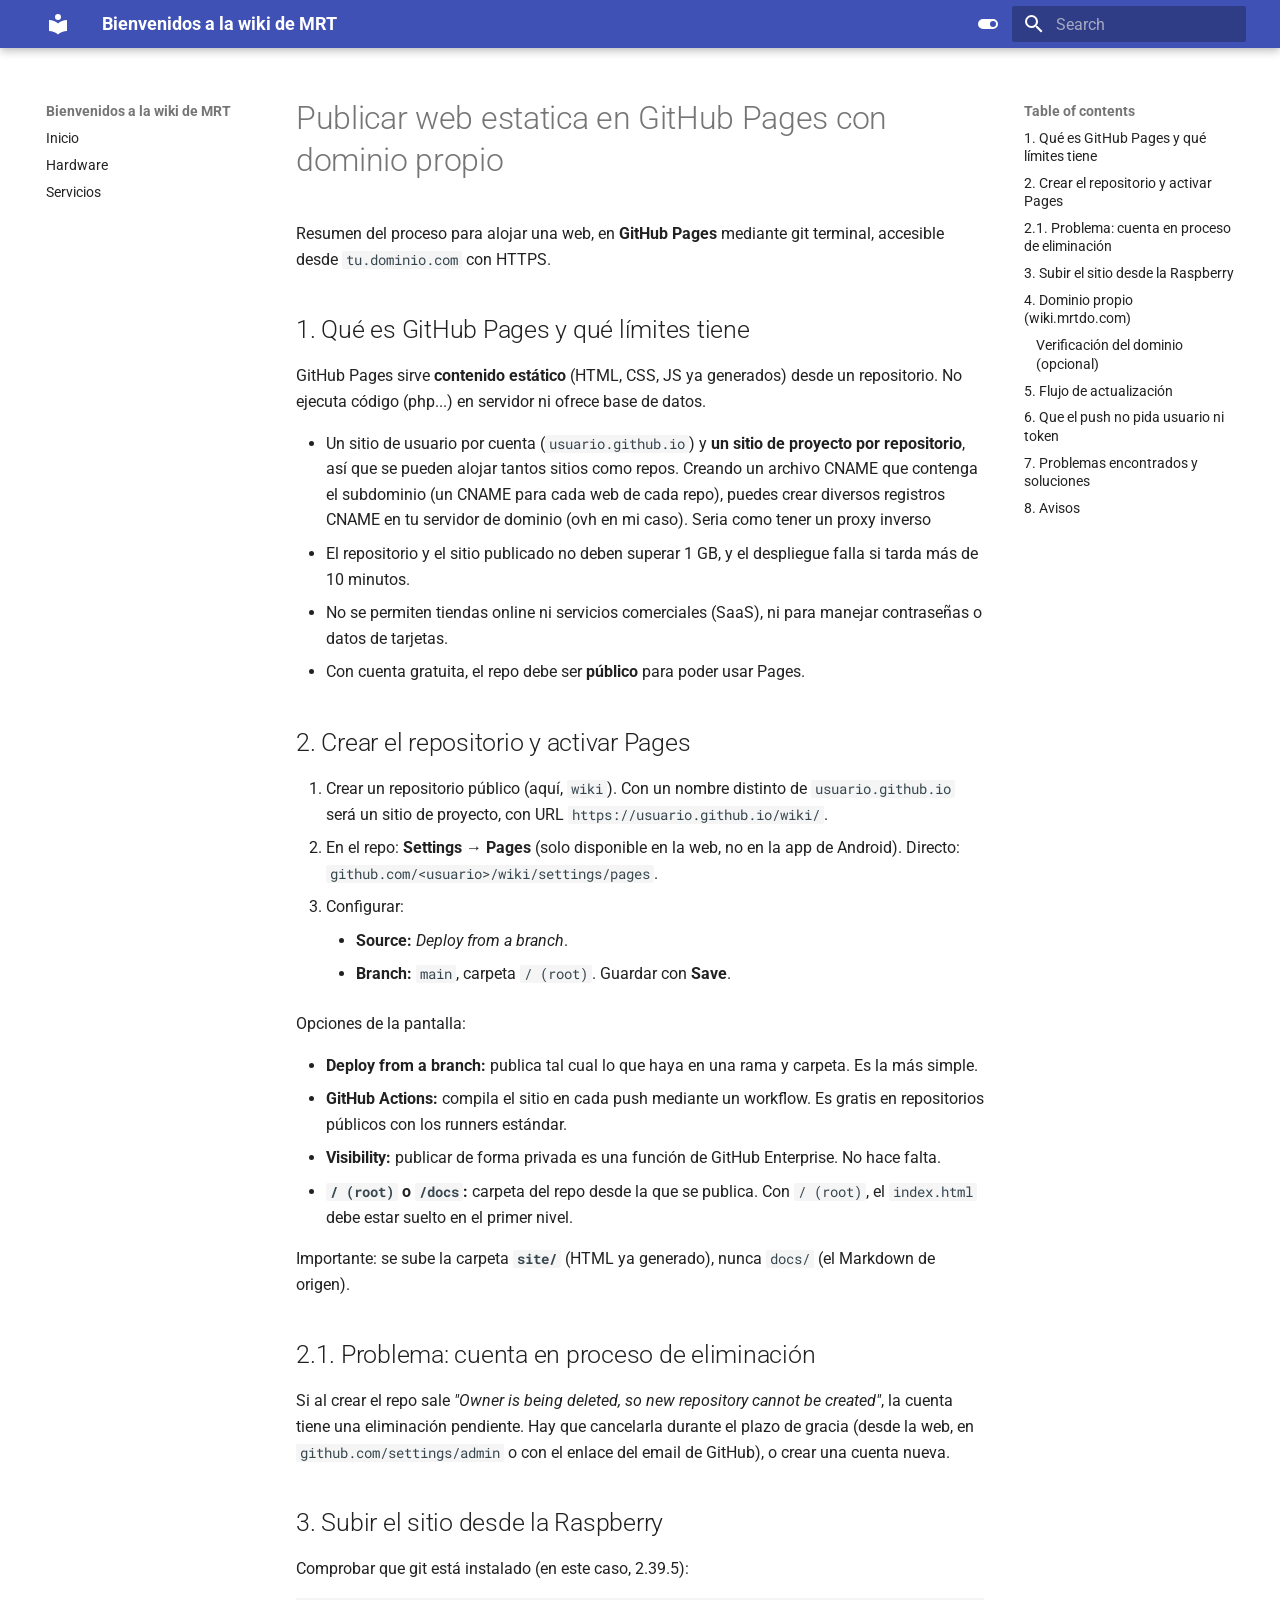
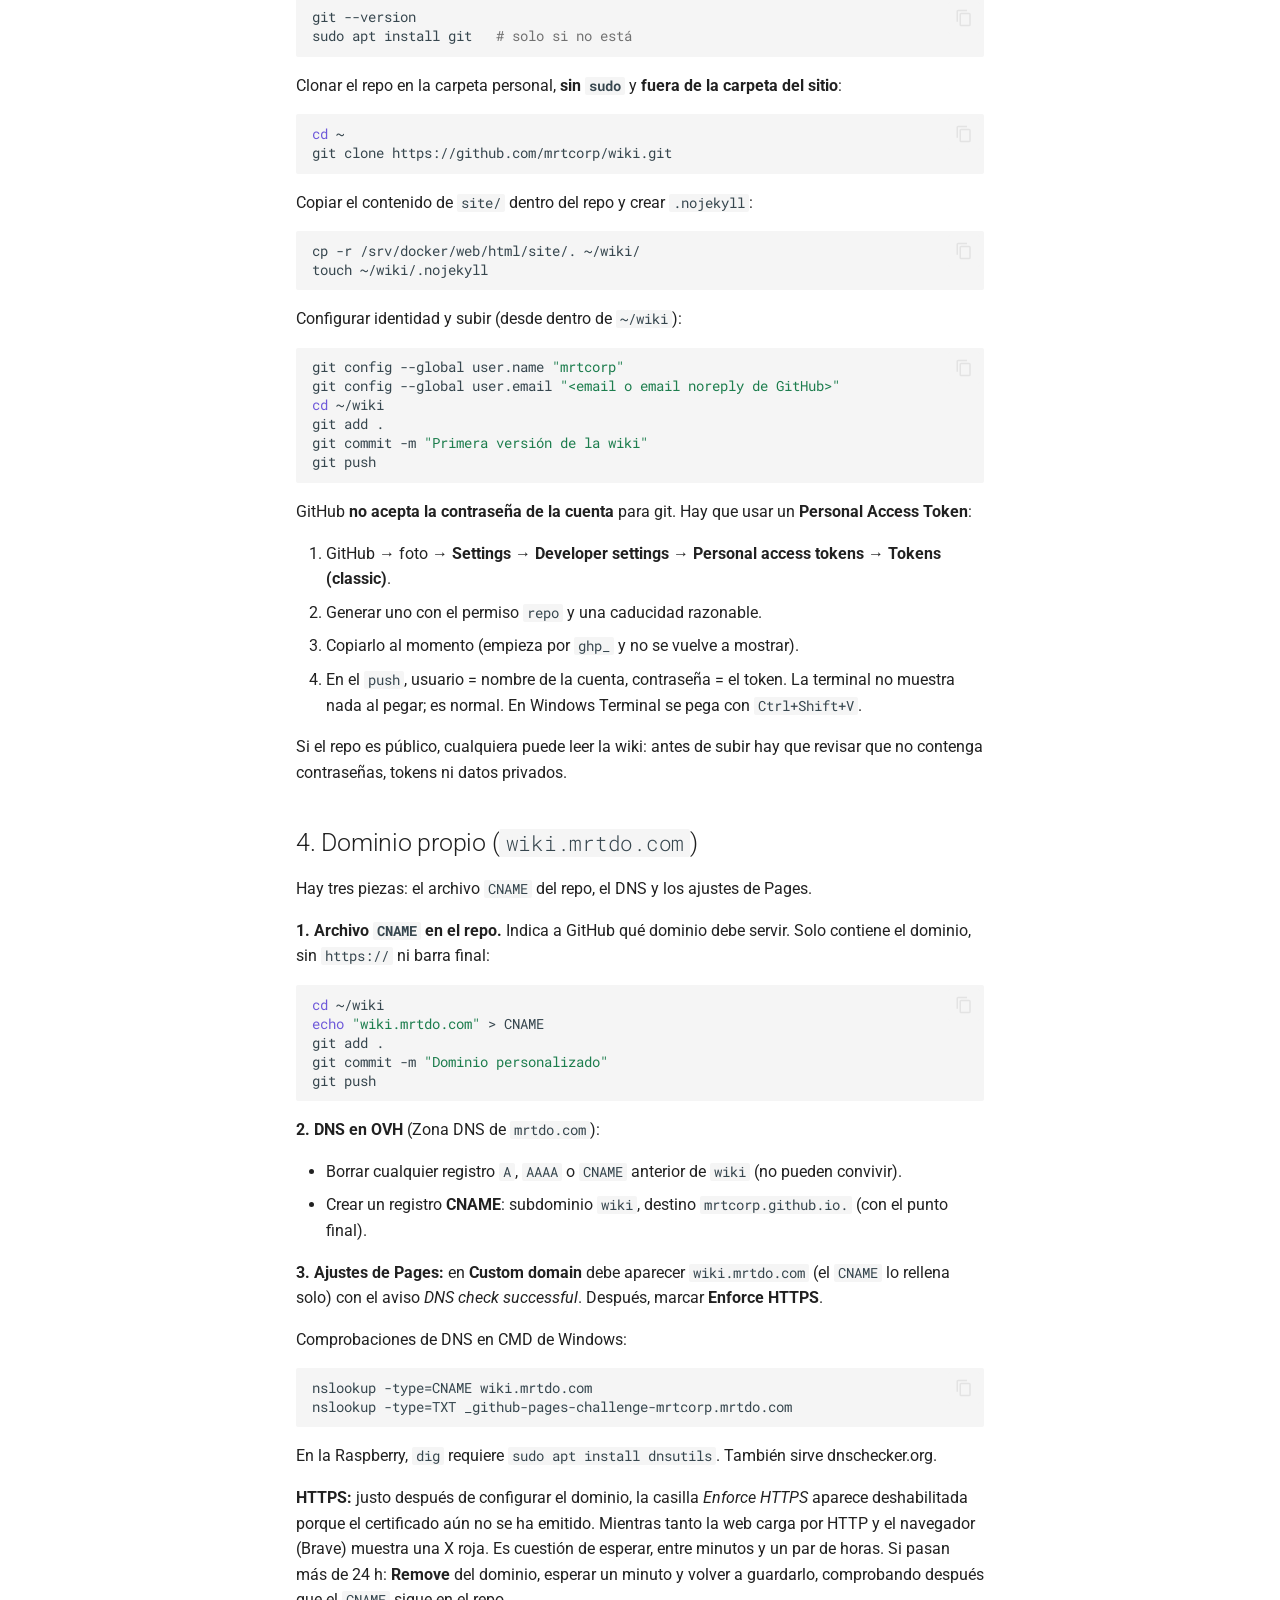
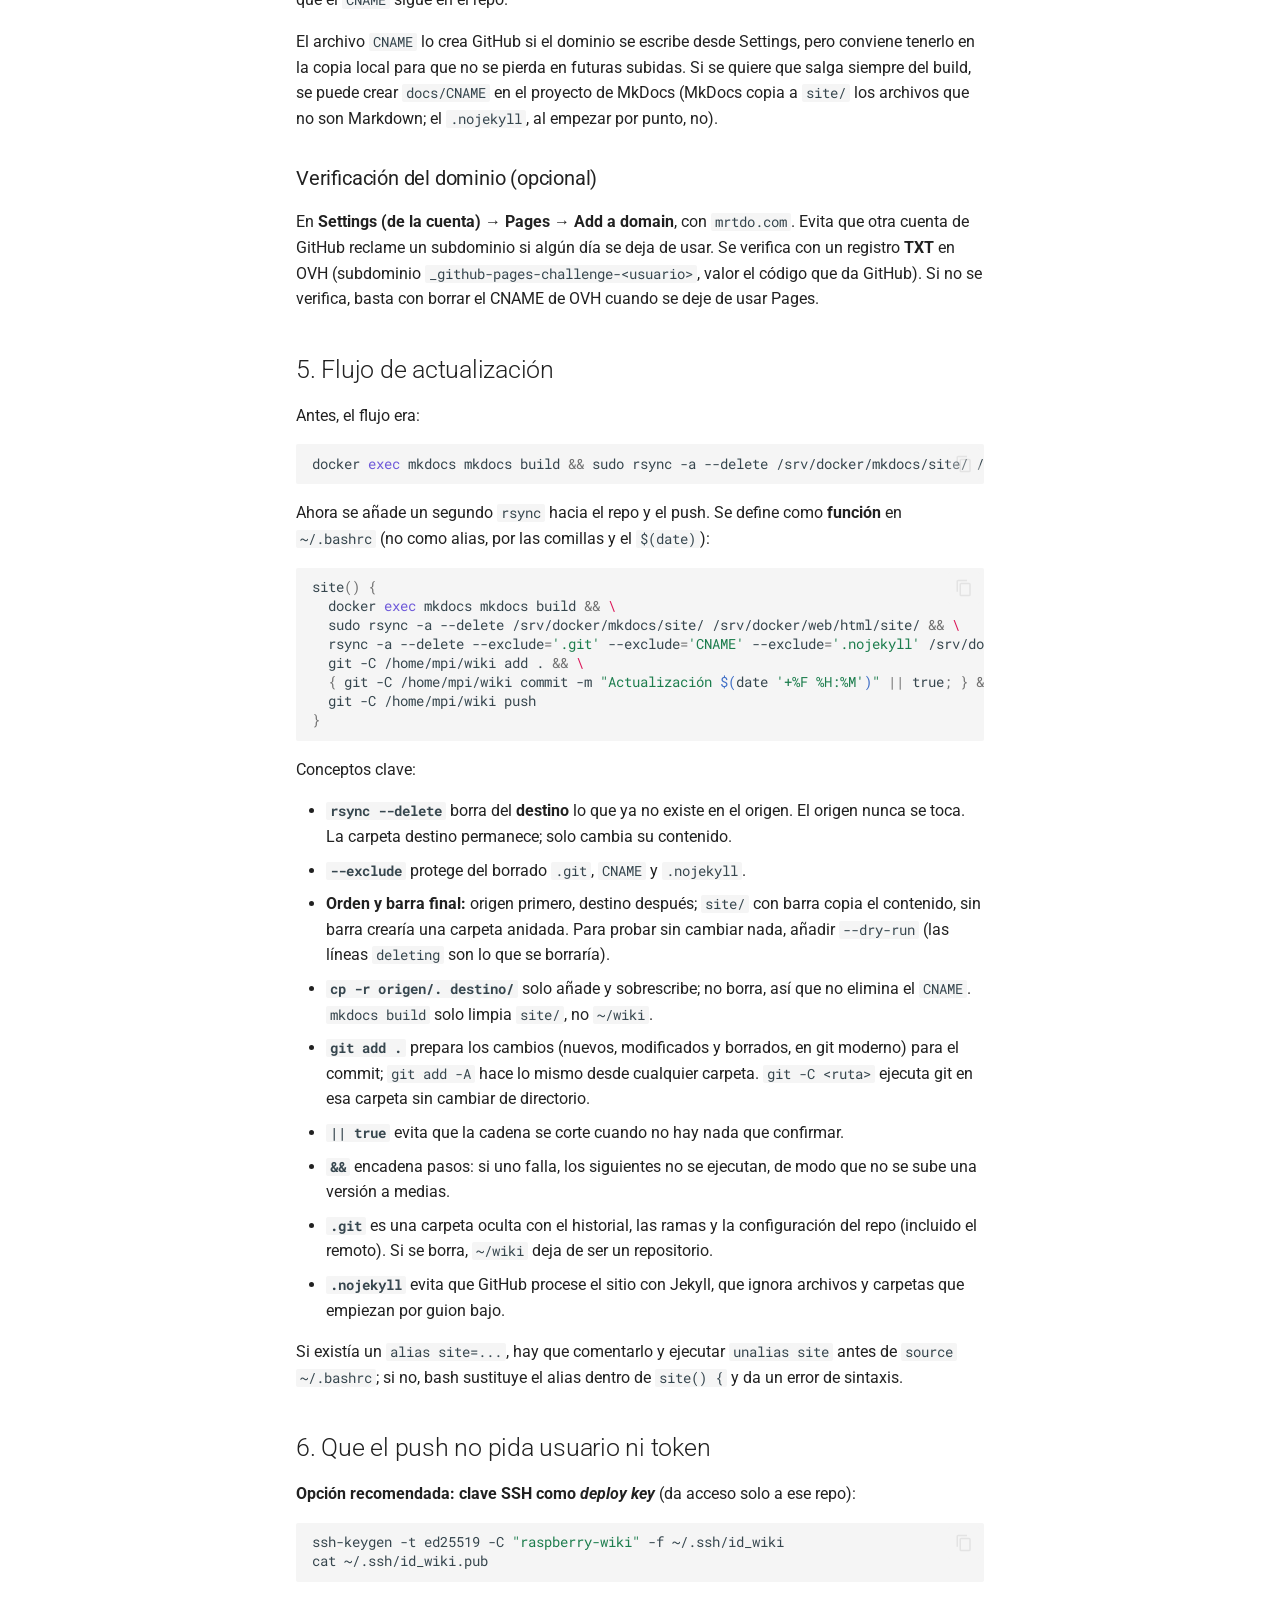
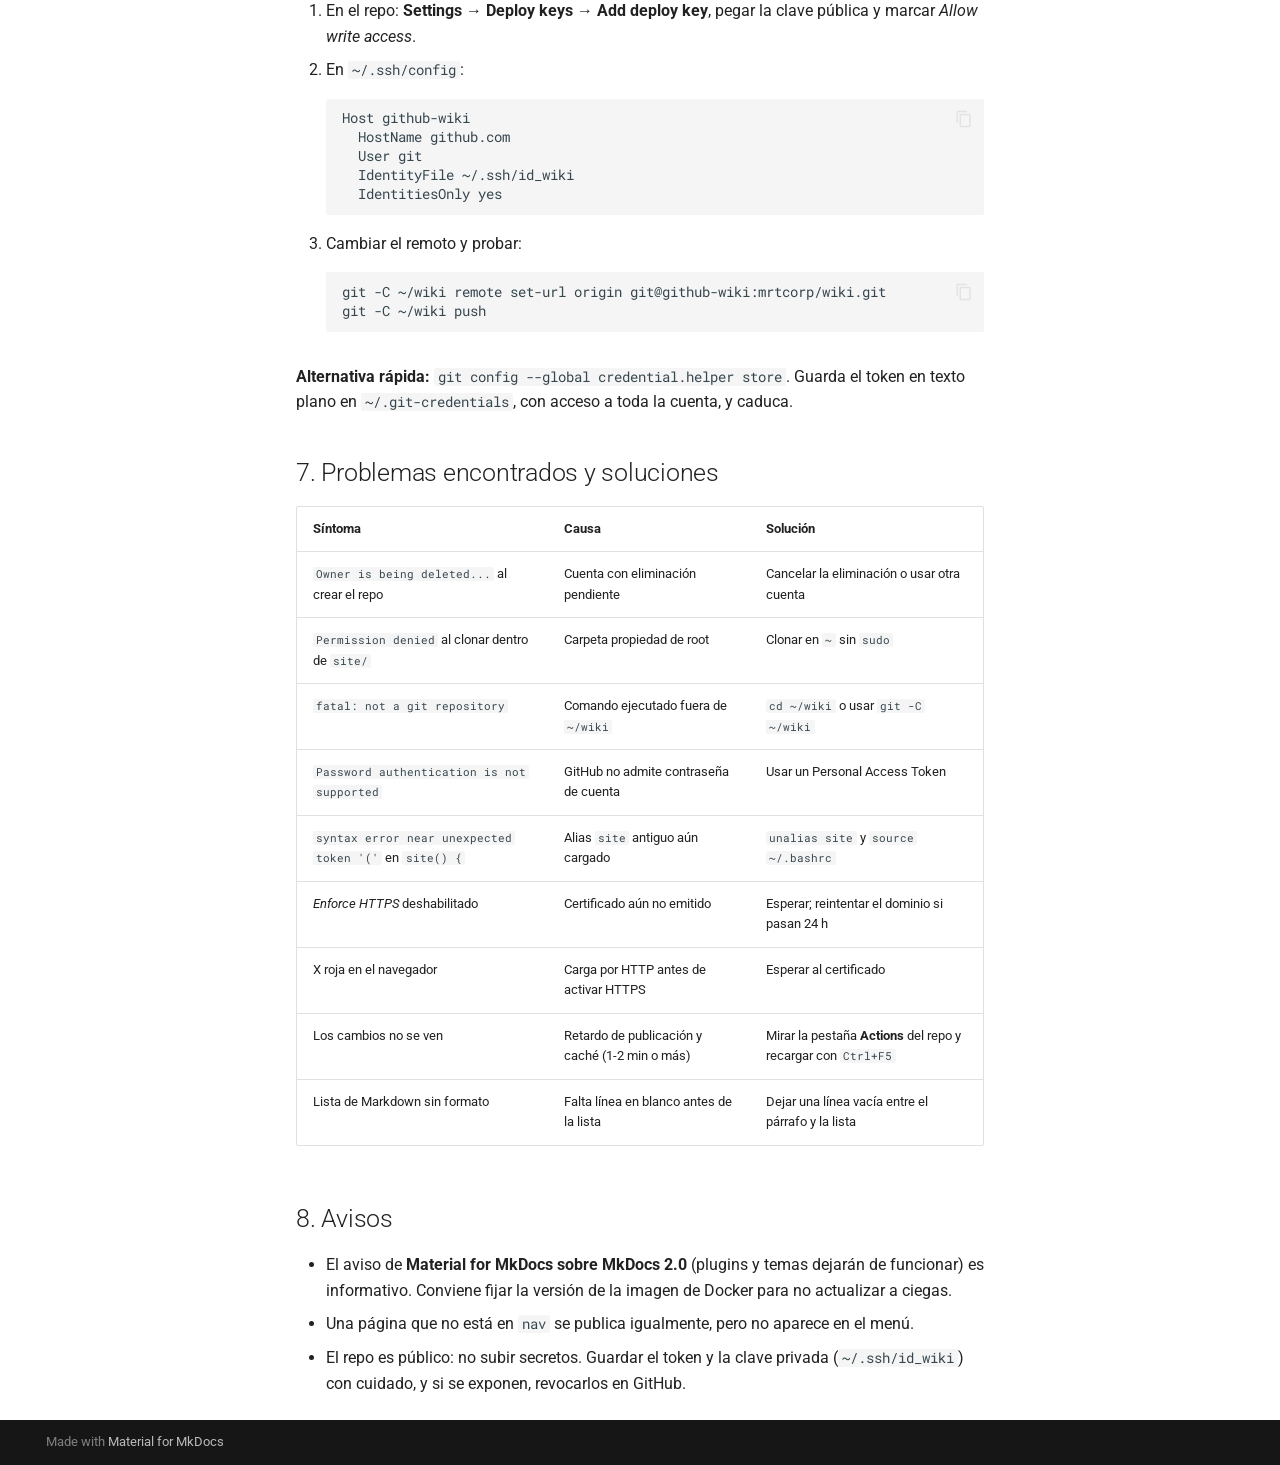
<file: StaticWeb_github-pages/index.html>
<!doctype html>
<html lang="en" class="no-js">
  <head>
    
      <meta charset="utf-8">
      <meta name="viewport" content="width=device-width,initial-scale=1">
      
        <meta name="description" content="Tutoriales">
      
      
      
      
      
      
        
      
      
      <link rel="icon" href="../assets/images/favicon.png">
      <meta name="generator" content="mkdocs-1.6.1, mkdocs-material-9.7.7">
    
    
      
        <title>Publicar web estatica en GitHub Pages con dominio propio - Bienvenidos a la wiki de MRT</title>
      
    
    
      <link rel="stylesheet" href="../assets/stylesheets/main.ec1eaa64.min.css">
      
        
        <link rel="stylesheet" href="../assets/stylesheets/palette.ab4e12ef.min.css">
      
      


    
    
      
    
    
      
        
        
        <link rel="preconnect" href="https://fonts.gstatic.com" crossorigin>
        <link rel="stylesheet" href="https://fonts.googleapis.com/css?family=Roboto:300,300i,400,400i,700,700i%7CRoboto+Mono:400,400i,700,700i&display=fallback">
        <style>:root{--md-text-font:"Roboto";--md-code-font:"Roboto Mono"}</style>
      
    
    
      <link rel="stylesheet" href="../stylesheets/extra.css">
    
    <script>__md_scope=new URL("..",location),__md_hash=e=>[...e].reduce(((e,_)=>(e<<5)-e+_.charCodeAt(0)),0),__md_get=(e,_=localStorage,t=__md_scope)=>JSON.parse(_.getItem(t.pathname+"."+e)),__md_set=(e,_,t=localStorage,a=__md_scope)=>{try{t.setItem(a.pathname+"."+e,JSON.stringify(_))}catch(e){}}</script>
    
      

    
    
  </head>
  
  
    
    
      
    
    
    
    
    <body dir="ltr" data-md-color-scheme="default" data-md-color-primary="indigo" data-md-color-accent="indigo">
  
    
    <input class="md-toggle" data-md-toggle="drawer" type="checkbox" id="__drawer" autocomplete="off">
    <input class="md-toggle" data-md-toggle="search" type="checkbox" id="__search" autocomplete="off">
    <label class="md-overlay" for="__drawer"></label>
    <div data-md-component="skip">
      
        
        <a href="#publicar-web-estatica-en-github-pages-con-dominio-propio" class="md-skip">
          Skip to content
        </a>
      
    </div>
    <div data-md-component="announce">
      
    </div>
    
    
      

  

<header class="md-header md-header--shadow" data-md-component="header">
  <nav class="md-header__inner md-grid" aria-label="Header">
    <a href=".." title="Bienvenidos a la wiki de MRT" class="md-header__button md-logo" aria-label="Bienvenidos a la wiki de MRT" data-md-component="logo">
      
  
  <svg xmlns="http://www.w3.org/2000/svg" viewBox="0 0 24 24"><path d="M12 8a3 3 0 0 0 3-3 3 3 0 0 0-3-3 3 3 0 0 0-3 3 3 3 0 0 0 3 3m0 3.54C9.64 9.35 6.5 8 3 8v11c3.5 0 6.64 1.35 9 3.54 2.36-2.19 5.5-3.54 9-3.54V8c-3.5 0-6.64 1.35-9 3.54"/></svg>

    </a>
    <label class="md-header__button md-icon" for="__drawer">
      
      <svg xmlns="http://www.w3.org/2000/svg" viewBox="0 0 24 24"><path d="M3 6h18v2H3zm0 5h18v2H3zm0 5h18v2H3z"/></svg>
    </label>
    <div class="md-header__title" data-md-component="header-title">
      <div class="md-header__ellipsis">
        <div class="md-header__topic">
          <span class="md-ellipsis">
            Bienvenidos a la wiki de MRT
          </span>
        </div>
        <div class="md-header__topic" data-md-component="header-topic">
          <span class="md-ellipsis">
            
              Publicar web estatica en GitHub Pages con dominio propio
            
          </span>
        </div>
      </div>
    </div>
    
      
        <form class="md-header__option" data-md-component="palette">
  
    
    
    
    <input class="md-option" data-md-color-media="(prefers-color-scheme: light)" data-md-color-scheme="default" data-md-color-primary="indigo" data-md-color-accent="indigo"  aria-label="Cambiar a modo oscuro"  type="radio" name="__palette" id="__palette_0">
    
      <label class="md-header__button md-icon" title="Cambiar a modo oscuro" for="__palette_1" hidden>
        <svg xmlns="http://www.w3.org/2000/svg" viewBox="0 0 24 24"><path d="M17 7H7a5 5 0 0 0-5 5 5 5 0 0 0 5 5h10a5 5 0 0 0 5-5 5 5 0 0 0-5-5m0 8a3 3 0 0 1-3-3 3 3 0 0 1 3-3 3 3 0 0 1 3 3 3 3 0 0 1-3 3"/></svg>
      </label>
    
  
    
    
    
    <input class="md-option" data-md-color-media="(prefers-color-scheme: dark)" data-md-color-scheme="slate" data-md-color-primary="black" data-md-color-accent="indigo"  aria-label="Cambiar a modo claro"  type="radio" name="__palette" id="__palette_1">
    
      <label class="md-header__button md-icon" title="Cambiar a modo claro" for="__palette_0" hidden>
        <svg xmlns="http://www.w3.org/2000/svg" viewBox="0 0 24 24"><path d="M17 7H7a5 5 0 0 0-5 5 5 5 0 0 0 5 5h10a5 5 0 0 0 5-5 5 5 0 0 0-5-5M7 15a3 3 0 0 1-3-3 3 3 0 0 1 3-3 3 3 0 0 1 3 3 3 3 0 0 1-3 3"/></svg>
      </label>
    
  
</form>
      
    
    
      <script>var palette=__md_get("__palette");if(palette&&palette.color){if("(prefers-color-scheme)"===palette.color.media){var media=matchMedia("(prefers-color-scheme: light)"),input=document.querySelector(media.matches?"[data-md-color-media='(prefers-color-scheme: light)']":"[data-md-color-media='(prefers-color-scheme: dark)']");palette.color.media=input.getAttribute("data-md-color-media"),palette.color.scheme=input.getAttribute("data-md-color-scheme"),palette.color.primary=input.getAttribute("data-md-color-primary"),palette.color.accent=input.getAttribute("data-md-color-accent")}for(var[key,value]of Object.entries(palette.color))document.body.setAttribute("data-md-color-"+key,value)}</script>
    
    
    
      
      
        <label class="md-header__button md-icon" for="__search">
          
          <svg xmlns="http://www.w3.org/2000/svg" viewBox="0 0 24 24"><path d="M9.5 3A6.5 6.5 0 0 1 16 9.5c0 1.61-.59 3.09-1.56 4.23l.27.27h.79l5 5-1.5 1.5-5-5v-.79l-.27-.27A6.52 6.52 0 0 1 9.5 16 6.5 6.5 0 0 1 3 9.5 6.5 6.5 0 0 1 9.5 3m0 2C7 5 5 7 5 9.5S7 14 9.5 14 14 12 14 9.5 12 5 9.5 5"/></svg>
        </label>
        <div class="md-search" data-md-component="search" role="dialog">
  <label class="md-search__overlay" for="__search"></label>
  <div class="md-search__inner" role="search">
    <form class="md-search__form" name="search">
      <input type="text" class="md-search__input" name="query" aria-label="Search" placeholder="Search" autocapitalize="off" autocorrect="off" autocomplete="off" spellcheck="false" data-md-component="search-query" required>
      <label class="md-search__icon md-icon" for="__search">
        
        <svg xmlns="http://www.w3.org/2000/svg" viewBox="0 0 24 24"><path d="M9.5 3A6.5 6.5 0 0 1 16 9.5c0 1.61-.59 3.09-1.56 4.23l.27.27h.79l5 5-1.5 1.5-5-5v-.79l-.27-.27A6.52 6.52 0 0 1 9.5 16 6.5 6.5 0 0 1 3 9.5 6.5 6.5 0 0 1 9.5 3m0 2C7 5 5 7 5 9.5S7 14 9.5 14 14 12 14 9.5 12 5 9.5 5"/></svg>
        
        <svg xmlns="http://www.w3.org/2000/svg" viewBox="0 0 24 24"><path d="M20 11v2H8l5.5 5.5-1.42 1.42L4.16 12l7.92-7.92L13.5 5.5 8 11z"/></svg>
      </label>
      <nav class="md-search__options" aria-label="Search">
        
        <button type="reset" class="md-search__icon md-icon" title="Clear" aria-label="Clear" tabindex="-1">
          
          <svg xmlns="http://www.w3.org/2000/svg" viewBox="0 0 24 24"><path d="M19 6.41 17.59 5 12 10.59 6.41 5 5 6.41 10.59 12 5 17.59 6.41 19 12 13.41 17.59 19 19 17.59 13.41 12z"/></svg>
        </button>
      </nav>
      
        <div class="md-search__suggest" data-md-component="search-suggest"></div>
      
    </form>
    <div class="md-search__output">
      <div class="md-search__scrollwrap" tabindex="0" data-md-scrollfix>
        <div class="md-search-result" data-md-component="search-result">
          <div class="md-search-result__meta">
            Initializing search
          </div>
          <ol class="md-search-result__list" role="presentation"></ol>
        </div>
      </div>
    </div>
  </div>
</div>
      
    
    
  </nav>
  
</header>
    
    <div class="md-container" data-md-component="container">
      
      
        
          
        
      
      <main class="md-main" data-md-component="main">
        <div class="md-main__inner md-grid">
          
            
              
              <div class="md-sidebar md-sidebar--primary" data-md-component="sidebar" data-md-type="navigation" >
                <div class="md-sidebar__scrollwrap">
                  <div class="md-sidebar__inner">
                    



<nav class="md-nav md-nav--primary" aria-label="Navigation" data-md-level="0">
  <label class="md-nav__title" for="__drawer">
    <a href=".." title="Bienvenidos a la wiki de MRT" class="md-nav__button md-logo" aria-label="Bienvenidos a la wiki de MRT" data-md-component="logo">
      
  
  <svg xmlns="http://www.w3.org/2000/svg" viewBox="0 0 24 24"><path d="M12 8a3 3 0 0 0 3-3 3 3 0 0 0-3-3 3 3 0 0 0-3 3 3 3 0 0 0 3 3m0 3.54C9.64 9.35 6.5 8 3 8v11c3.5 0 6.64 1.35 9 3.54 2.36-2.19 5.5-3.54 9-3.54V8c-3.5 0-6.64 1.35-9 3.54"/></svg>

    </a>
    Bienvenidos a la wiki de MRT
  </label>
  
  <ul class="md-nav__list" data-md-scrollfix>
    
      
      
  
  
  
  
    <li class="md-nav__item">
      <a href=".." class="md-nav__link">
        
  
  
  <span class="md-ellipsis">
    
  
    Inicio
  

    
  </span>
  
  

      </a>
    </li>
  

    
      
      
  
  
  
  
    <li class="md-nav__item">
      <a href="../hardware/" class="md-nav__link">
        
  
  
  <span class="md-ellipsis">
    
  
    Hardware
  

    
  </span>
  
  

      </a>
    </li>
  

    
      
      
  
  
  
  
    <li class="md-nav__item">
      <a href="../servicios/" class="md-nav__link">
        
  
  
  <span class="md-ellipsis">
    
  
    Servicios
  

    
  </span>
  
  

      </a>
    </li>
  

    
  </ul>
</nav>
                  </div>
                </div>
              </div>
            
            
              
              <div class="md-sidebar md-sidebar--secondary" data-md-component="sidebar" data-md-type="toc" >
                <div class="md-sidebar__scrollwrap">
                  <div class="md-sidebar__inner">
                    

<nav class="md-nav md-nav--secondary" aria-label="Table of contents">
  
  
  
    
  
  
    <label class="md-nav__title" for="__toc">
      <span class="md-nav__icon md-icon"></span>
      Table of contents
    </label>
    <ul class="md-nav__list" data-md-component="toc" data-md-scrollfix>
      
        <li class="md-nav__item">
  <a href="#1-que-es-github-pages-y-que-limites-tiene" class="md-nav__link">
    <span class="md-ellipsis">
      
        1. Qué es GitHub Pages y qué límites tiene
      
    </span>
  </a>
  
</li>
      
        <li class="md-nav__item">
  <a href="#2-crear-el-repositorio-y-activar-pages" class="md-nav__link">
    <span class="md-ellipsis">
      
        2. Crear el repositorio y activar Pages
      
    </span>
  </a>
  
</li>
      
        <li class="md-nav__item">
  <a href="#21-problema-cuenta-en-proceso-de-eliminacion" class="md-nav__link">
    <span class="md-ellipsis">
      
        2.1. Problema: cuenta en proceso de eliminación
      
    </span>
  </a>
  
</li>
      
        <li class="md-nav__item">
  <a href="#3-subir-el-sitio-desde-la-raspberry" class="md-nav__link">
    <span class="md-ellipsis">
      
        3. Subir el sitio desde la Raspberry
      
    </span>
  </a>
  
</li>
      
        <li class="md-nav__item">
  <a href="#4-dominio-propio-wikimrtdocom" class="md-nav__link">
    <span class="md-ellipsis">
      
        4. Dominio propio (wiki.mrtdo.com)
      
    </span>
  </a>
  
    <nav class="md-nav" aria-label="4. Dominio propio (wiki.mrtdo.com)">
      <ul class="md-nav__list">
        
          <li class="md-nav__item">
  <a href="#verificacion-del-dominio-opcional" class="md-nav__link">
    <span class="md-ellipsis">
      
        Verificación del dominio (opcional)
      
    </span>
  </a>
  
</li>
        
      </ul>
    </nav>
  
</li>
      
        <li class="md-nav__item">
  <a href="#5-flujo-de-actualizacion" class="md-nav__link">
    <span class="md-ellipsis">
      
        5. Flujo de actualización
      
    </span>
  </a>
  
</li>
      
        <li class="md-nav__item">
  <a href="#6-que-el-push-no-pida-usuario-ni-token" class="md-nav__link">
    <span class="md-ellipsis">
      
        6. Que el push no pida usuario ni token
      
    </span>
  </a>
  
</li>
      
        <li class="md-nav__item">
  <a href="#7-problemas-encontrados-y-soluciones" class="md-nav__link">
    <span class="md-ellipsis">
      
        7. Problemas encontrados y soluciones
      
    </span>
  </a>
  
</li>
      
        <li class="md-nav__item">
  <a href="#8-avisos" class="md-nav__link">
    <span class="md-ellipsis">
      
        8. Avisos
      
    </span>
  </a>
  
</li>
      
    </ul>
  
</nav>
                  </div>
                </div>
              </div>
            
          
          
            <div class="md-content" data-md-component="content">
              
              <article class="md-content__inner md-typeset">
                
                  



<h1 id="publicar-web-estatica-en-github-pages-con-dominio-propio">Publicar web estatica en GitHub Pages con dominio propio<a class="headerlink" href="#publicar-web-estatica-en-github-pages-con-dominio-propio" title="Permanent link">&para;</a></h1>
<p>Resumen del proceso para alojar una web, en <strong>GitHub Pages</strong> mediante git terminal, accesible desde <code>tu.dominio.com</code> con HTTPS.</p>
<h2 id="1-que-es-github-pages-y-que-limites-tiene">1. Qué es GitHub Pages y qué límites tiene<a class="headerlink" href="#1-que-es-github-pages-y-que-limites-tiene" title="Permanent link">&para;</a></h2>
<p>GitHub Pages sirve <strong>contenido estático</strong> (HTML, CSS, JS ya generados) desde un repositorio. No ejecuta código (php...) en servidor ni ofrece base de datos.</p>
<ul>
<li>Un sitio de usuario por cuenta (<code>usuario.github.io</code>) y <strong>un sitio de proyecto por repositorio</strong>, así que se pueden alojar tantos sitios como repos. Creando un archivo CNAME que contenga el subdominio (un CNAME para cada web de cada repo), puedes crear diversos registros CNAME en tu servidor de dominio (ovh en mi caso). Seria como tener un proxy inverso</li>
<li>El repositorio y el sitio publicado no deben superar 1 GB, y el despliegue falla si tarda más de 10 minutos.</li>
<li>No se permiten tiendas online ni servicios comerciales (SaaS), ni para manejar contraseñas o datos de tarjetas.</li>
<li>Con cuenta gratuita, el repo debe ser <strong>público</strong> para poder usar Pages.</li>
</ul>
<h2 id="2-crear-el-repositorio-y-activar-pages">2. Crear el repositorio y activar Pages<a class="headerlink" href="#2-crear-el-repositorio-y-activar-pages" title="Permanent link">&para;</a></h2>
<ol>
<li>Crear un repositorio público (aquí, <code>wiki</code>). Con un nombre distinto de <code>usuario.github.io</code> será un sitio de proyecto, con URL <code>https://usuario.github.io/wiki/</code>.</li>
<li>En el repo: <strong>Settings → Pages</strong> (solo disponible en la web, no en la app de Android). Directo: <code>github.com/&lt;usuario&gt;/wiki/settings/pages</code>.</li>
<li>Configurar:<ul>
<li><strong>Source:</strong> <em>Deploy from a branch</em>.</li>
<li><strong>Branch:</strong> <code>main</code>, carpeta <code>/ (root)</code>. Guardar con <strong>Save</strong>.</li>
</ul>
</li>
</ol>
<p>Opciones de la pantalla:</p>
<ul>
<li><strong>Deploy from a branch:</strong> publica tal cual lo que haya en una rama y carpeta. Es la más simple.</li>
<li><strong>GitHub Actions:</strong> compila el sitio en cada push mediante un workflow. Es gratis en repositorios públicos con los runners estándar.</li>
<li><strong>Visibility:</strong> publicar de forma privada es una función de GitHub Enterprise. No hace falta.</li>
<li><strong><code>/ (root)</code> o <code>/docs</code>:</strong> carpeta del repo desde la que se publica. Con <code>/ (root)</code>, el <code>index.html</code> debe estar suelto en el primer nivel.</li>
</ul>
<p>Importante: se sube la carpeta <strong><code>site/</code></strong> (HTML ya generado), nunca <code>docs/</code> (el Markdown de origen).</p>
<h2 id="21-problema-cuenta-en-proceso-de-eliminacion">2.1. Problema: cuenta en proceso de eliminación<a class="headerlink" href="#21-problema-cuenta-en-proceso-de-eliminacion" title="Permanent link">&para;</a></h2>
<p>Si al crear el repo sale <em>"Owner is being deleted, so new repository cannot be created"</em>, la cuenta tiene una eliminación pendiente. Hay que cancelarla durante el plazo de gracia (desde la web, en <code>github.com/settings/admin</code> o con el enlace del email de GitHub), o crear una cuenta nueva.</p>
<h2 id="3-subir-el-sitio-desde-la-raspberry">3. Subir el sitio desde la Raspberry<a class="headerlink" href="#3-subir-el-sitio-desde-la-raspberry" title="Permanent link">&para;</a></h2>
<p>Comprobar que git está instalado (en este caso, 2.39.5):</p>
<div class="highlight"><pre><span></span><code>git<span class="w"> </span>--version
sudo<span class="w"> </span>apt<span class="w"> </span>install<span class="w"> </span>git<span class="w">   </span><span class="c1"># solo si no está</span>
</code></pre></div>
<p>Clonar el repo en la carpeta personal, <strong>sin <code>sudo</code></strong> y <strong>fuera de la carpeta del sitio</strong>:</p>
<div class="highlight"><pre><span></span><code><span class="nb">cd</span><span class="w"> </span>~
git<span class="w"> </span>clone<span class="w"> </span>https://github.com/mrtcorp/wiki.git
</code></pre></div>
<p>Copiar el contenido de <code>site/</code> dentro del repo y crear <code>.nojekyll</code>:</p>
<div class="highlight"><pre><span></span><code>cp<span class="w"> </span>-r<span class="w"> </span>/srv/docker/web/html/site/.<span class="w"> </span>~/wiki/
touch<span class="w"> </span>~/wiki/.nojekyll
</code></pre></div>
<p>Configurar identidad y subir (desde dentro de <code>~/wiki</code>):</p>
<div class="highlight"><pre><span></span><code>git<span class="w"> </span>config<span class="w"> </span>--global<span class="w"> </span>user.name<span class="w"> </span><span class="s2">"mrtcorp"</span>
git<span class="w"> </span>config<span class="w"> </span>--global<span class="w"> </span>user.email<span class="w"> </span><span class="s2">"&lt;email o email noreply de GitHub&gt;"</span>
<span class="nb">cd</span><span class="w"> </span>~/wiki
git<span class="w"> </span>add<span class="w"> </span>.
git<span class="w"> </span>commit<span class="w"> </span>-m<span class="w"> </span><span class="s2">"Primera versión de la wiki"</span>
git<span class="w"> </span>push
</code></pre></div>
<p>GitHub <strong>no acepta la contraseña de la cuenta</strong> para git. Hay que usar un <strong>Personal Access Token</strong>:</p>
<ol>
<li>GitHub → foto → <strong>Settings → Developer settings → Personal access tokens → Tokens (classic)</strong>.</li>
<li>Generar uno con el permiso <code>repo</code> y una caducidad razonable.</li>
<li>Copiarlo al momento (empieza por <code>ghp_</code> y no se vuelve a mostrar).</li>
<li>En el <code>push</code>, usuario = nombre de la cuenta, contraseña = el token. La terminal no muestra nada al pegar; es normal. En Windows Terminal se pega con <code>Ctrl+Shift+V</code>.</li>
</ol>
<p>Si el repo es público, cualquiera puede leer la wiki: antes de subir hay que revisar que no contenga contraseñas, tokens ni datos privados.</p>
<h2 id="4-dominio-propio-wikimrtdocom">4. Dominio propio (<code>wiki.mrtdo.com</code>)<a class="headerlink" href="#4-dominio-propio-wikimrtdocom" title="Permanent link">&para;</a></h2>
<p>Hay tres piezas: el archivo <code>CNAME</code> del repo, el DNS y los ajustes de Pages.</p>
<p><strong>1. Archivo <code>CNAME</code> en el repo.</strong> Indica a GitHub qué dominio debe servir. Solo contiene el dominio, sin <code>https://</code> ni barra final:</p>
<div class="highlight"><pre><span></span><code><span class="nb">cd</span><span class="w"> </span>~/wiki
<span class="nb">echo</span><span class="w"> </span><span class="s2">"wiki.mrtdo.com"</span><span class="w"> </span>&gt;<span class="w"> </span>CNAME
git<span class="w"> </span>add<span class="w"> </span>.
git<span class="w"> </span>commit<span class="w"> </span>-m<span class="w"> </span><span class="s2">"Dominio personalizado"</span>
git<span class="w"> </span>push
</code></pre></div>
<p><strong>2. DNS en OVH</strong> (Zona DNS de <code>mrtdo.com</code>):</p>
<ul>
<li>Borrar cualquier registro <code>A</code>, <code>AAAA</code> o <code>CNAME</code> anterior de <code>wiki</code> (no pueden convivir).</li>
<li>Crear un registro <strong>CNAME</strong>: subdominio <code>wiki</code>, destino <code>mrtcorp.github.io.</code> (con el punto final).</li>
</ul>
<p><strong>3. Ajustes de Pages:</strong> en <strong>Custom domain</strong> debe aparecer <code>wiki.mrtdo.com</code> (el <code>CNAME</code> lo rellena solo) con el aviso <em>DNS check successful</em>. Después, marcar <strong>Enforce HTTPS</strong>.</p>
<p>Comprobaciones de DNS en CMD de Windows:</p>
<div class="highlight"><pre><span></span><code>nslookup -type=CNAME wiki.mrtdo.com
nslookup -type=TXT _github-pages-challenge-mrtcorp.mrtdo.com
</code></pre></div>
<p>En la Raspberry, <code>dig</code> requiere <code>sudo apt install dnsutils</code>. También sirve dnschecker.org.</p>
<p><strong>HTTPS:</strong> justo después de configurar el dominio, la casilla <em>Enforce HTTPS</em> aparece deshabilitada porque el certificado aún no se ha emitido. Mientras tanto la web carga por HTTP y el navegador (Brave) muestra una X roja. Es cuestión de esperar, entre minutos y un par de horas. Si pasan más de 24 h: <strong>Remove</strong> del dominio, esperar un minuto y volver a guardarlo, comprobando después que el <code>CNAME</code> sigue en el repo.</p>
<p>El archivo <code>CNAME</code> lo crea GitHub si el dominio se escribe desde Settings, pero conviene tenerlo en la copia local para que no se pierda en futuras subidas. Si se quiere que salga siempre del build, se puede crear <code>docs/CNAME</code> en el proyecto de MkDocs (MkDocs copia a <code>site/</code> los archivos que no son Markdown; el <code>.nojekyll</code>, al empezar por punto, no).</p>
<h3 id="verificacion-del-dominio-opcional">Verificación del dominio (opcional)<a class="headerlink" href="#verificacion-del-dominio-opcional" title="Permanent link">&para;</a></h3>
<p>En <strong>Settings (de la cuenta) → Pages → Add a domain</strong>, con <code>mrtdo.com</code>. Evita que otra cuenta de GitHub reclame un subdominio si algún día se deja de usar. Se verifica con un registro <strong>TXT</strong> en OVH (subdominio <code>_github-pages-challenge-&lt;usuario&gt;</code>, valor el código que da GitHub). Si no se verifica, basta con borrar el CNAME de OVH cuando se deje de usar Pages.</p>
<h2 id="5-flujo-de-actualizacion">5. Flujo de actualización<a class="headerlink" href="#5-flujo-de-actualizacion" title="Permanent link">&para;</a></h2>
<p>Antes, el flujo era:</p>
<div class="highlight"><pre><span></span><code>docker<span class="w"> </span><span class="nb">exec</span><span class="w"> </span>mkdocs<span class="w"> </span>mkdocs<span class="w"> </span>build<span class="w"> </span><span class="o">&amp;&amp;</span><span class="w"> </span>sudo<span class="w"> </span>rsync<span class="w"> </span>-a<span class="w"> </span>--delete<span class="w"> </span>/srv/docker/mkdocs/site/<span class="w"> </span>/srv/docker/web/html/site/
</code></pre></div>
<p>Ahora se añade un segundo <code>rsync</code> hacia el repo y el push. Se define como <strong>función</strong> en <code>~/.bashrc</code> (no como alias, por las comillas y el <code>$(date)</code>):</p>
<div class="highlight"><pre><span></span><code>site<span class="o">()</span><span class="w"> </span><span class="o">{</span>
<span class="w">  </span>docker<span class="w"> </span><span class="nb">exec</span><span class="w"> </span>mkdocs<span class="w"> </span>mkdocs<span class="w"> </span>build<span class="w"> </span><span class="o">&amp;&amp;</span><span class="w"> </span><span class="se">\</span>
<span class="w">  </span>sudo<span class="w"> </span>rsync<span class="w"> </span>-a<span class="w"> </span>--delete<span class="w"> </span>/srv/docker/mkdocs/site/<span class="w"> </span>/srv/docker/web/html/site/<span class="w"> </span><span class="o">&amp;&amp;</span><span class="w"> </span><span class="se">\</span>
<span class="w">  </span>rsync<span class="w"> </span>-a<span class="w"> </span>--delete<span class="w"> </span>--exclude<span class="o">=</span><span class="s1">'.git'</span><span class="w"> </span>--exclude<span class="o">=</span><span class="s1">'CNAME'</span><span class="w"> </span>--exclude<span class="o">=</span><span class="s1">'.nojekyll'</span><span class="w"> </span>/srv/docker/mkdocs/site/<span class="w"> </span>/home/mpi/wiki/<span class="w"> </span><span class="o">&amp;&amp;</span><span class="w"> </span><span class="se">\</span>
<span class="w">  </span>git<span class="w"> </span>-C<span class="w"> </span>/home/mpi/wiki<span class="w"> </span>add<span class="w"> </span>.<span class="w"> </span><span class="o">&amp;&amp;</span><span class="w"> </span><span class="se">\</span>
<span class="w">  </span><span class="o">{</span><span class="w"> </span>git<span class="w"> </span>-C<span class="w"> </span>/home/mpi/wiki<span class="w"> </span>commit<span class="w"> </span>-m<span class="w"> </span><span class="s2">"Actualización </span><span class="k">$(</span>date<span class="w"> </span><span class="s1">'+%F %H:%M'</span><span class="k">)</span><span class="s2">"</span><span class="w"> </span><span class="o">||</span><span class="w"> </span>true<span class="p">;</span><span class="w"> </span><span class="o">}</span><span class="w"> </span><span class="o">&amp;&amp;</span><span class="w"> </span><span class="se">\</span>
<span class="w">  </span>git<span class="w"> </span>-C<span class="w"> </span>/home/mpi/wiki<span class="w"> </span>push
<span class="o">}</span>
</code></pre></div>
<p>Conceptos clave:</p>
<ul>
<li><strong><code>rsync --delete</code></strong> borra del <strong>destino</strong> lo que ya no existe en el origen. El origen nunca se toca. La carpeta destino permanece; solo cambia su contenido.</li>
<li><strong><code>--exclude</code></strong> protege del borrado <code>.git</code>, <code>CNAME</code> y <code>.nojekyll</code>.</li>
<li><strong>Orden y barra final:</strong> origen primero, destino después; <code>site/</code> con barra copia el contenido, sin barra crearía una carpeta anidada. Para probar sin cambiar nada, añadir <code>--dry-run</code> (las líneas <code>deleting</code> son lo que se borraría).</li>
<li><strong><code>cp -r origen/. destino/</code></strong> solo añade y sobrescribe; no borra, así que no elimina el <code>CNAME</code>. <code>mkdocs build</code> solo limpia <code>site/</code>, no <code>~/wiki</code>.</li>
<li><strong><code>git add .</code></strong> prepara los cambios (nuevos, modificados y borrados, en git moderno) para el commit; <code>git add -A</code> hace lo mismo desde cualquier carpeta. <code>git -C &lt;ruta&gt;</code> ejecuta git en esa carpeta sin cambiar de directorio.</li>
<li><strong><code>|| true</code></strong> evita que la cadena se corte cuando no hay nada que confirmar.</li>
<li><strong><code>&amp;&amp;</code></strong> encadena pasos: si uno falla, los siguientes no se ejecutan, de modo que no se sube una versión a medias.</li>
<li><strong><code>.git</code></strong> es una carpeta oculta con el historial, las ramas y la configuración del repo (incluido el remoto). Si se borra, <code>~/wiki</code> deja de ser un repositorio.</li>
<li><strong><code>.nojekyll</code></strong> evita que GitHub procese el sitio con Jekyll, que ignora archivos y carpetas que empiezan por guion bajo.</li>
</ul>
<p>Si existía un <code>alias site=...</code>, hay que comentarlo y ejecutar <code>unalias site</code> antes de <code>source ~/.bashrc</code>; si no, bash sustituye el alias dentro de <code>site() {</code> y da un error de sintaxis.</p>
<h2 id="6-que-el-push-no-pida-usuario-ni-token">6. Que el push no pida usuario ni token<a class="headerlink" href="#6-que-el-push-no-pida-usuario-ni-token" title="Permanent link">&para;</a></h2>
<p><strong>Opción recomendada: clave SSH como <em>deploy key</em></strong> (da acceso solo a ese repo):</p>
<div class="highlight"><pre><span></span><code>ssh-keygen<span class="w"> </span>-t<span class="w"> </span>ed25519<span class="w"> </span>-C<span class="w"> </span><span class="s2">"raspberry-wiki"</span><span class="w"> </span>-f<span class="w"> </span>~/.ssh/id_wiki
cat<span class="w"> </span>~/.ssh/id_wiki.pub
</code></pre></div>
<ol>
<li>En el repo: <strong>Settings → Deploy keys → Add deploy key</strong>, pegar la clave pública y marcar <em>Allow write access</em>.</li>
<li>
<p>En <code>~/.ssh/config</code>:</p>
<div class="highlight"><pre><span></span><code>Host github-wiki
  HostName github.com
  User git
  IdentityFile ~/.ssh/id_wiki
  IdentitiesOnly yes
</code></pre></div>
</li>
<li>
<p>Cambiar el remoto y probar:</p>
<div class="highlight"><pre><span></span><code>git<span class="w"> </span>-C<span class="w"> </span>~/wiki<span class="w"> </span>remote<span class="w"> </span>set-url<span class="w"> </span>origin<span class="w"> </span>git@github-wiki:mrtcorp/wiki.git
git<span class="w"> </span>-C<span class="w"> </span>~/wiki<span class="w"> </span>push
</code></pre></div>
</li>
</ol>
<p><strong>Alternativa rápida:</strong> <code>git config --global credential.helper store</code>. Guarda el token en texto plano en <code>~/.git-credentials</code>, con acceso a toda la cuenta, y caduca.</p>
<h2 id="7-problemas-encontrados-y-soluciones">7. Problemas encontrados y soluciones<a class="headerlink" href="#7-problemas-encontrados-y-soluciones" title="Permanent link">&para;</a></h2>
<table>
<thead>
<tr>
<th>Síntoma</th>
<th>Causa</th>
<th>Solución</th>
</tr>
</thead>
<tbody>
<tr>
<td><code>Owner is being deleted...</code> al crear el repo</td>
<td>Cuenta con eliminación pendiente</td>
<td>Cancelar la eliminación o usar otra cuenta</td>
</tr>
<tr>
<td><code>Permission denied</code> al clonar dentro de <code>site/</code></td>
<td>Carpeta propiedad de root</td>
<td>Clonar en <code>~</code> sin <code>sudo</code></td>
</tr>
<tr>
<td><code>fatal: not a git repository</code></td>
<td>Comando ejecutado fuera de <code>~/wiki</code></td>
<td><code>cd ~/wiki</code> o usar <code>git -C ~/wiki</code></td>
</tr>
<tr>
<td><code>Password authentication is not supported</code></td>
<td>GitHub no admite contraseña de cuenta</td>
<td>Usar un Personal Access Token</td>
</tr>
<tr>
<td><code>syntax error near unexpected token '('</code> en <code>site() {</code></td>
<td>Alias <code>site</code> antiguo aún cargado</td>
<td><code>unalias site</code> y <code>source ~/.bashrc</code></td>
</tr>
<tr>
<td><em>Enforce HTTPS</em> deshabilitado</td>
<td>Certificado aún no emitido</td>
<td>Esperar; reintentar el dominio si pasan 24 h</td>
</tr>
<tr>
<td>X roja en el navegador</td>
<td>Carga por HTTP antes de activar HTTPS</td>
<td>Esperar al certificado</td>
</tr>
<tr>
<td>Los cambios no se ven</td>
<td>Retardo de publicación y caché (1-2 min o más)</td>
<td>Mirar la pestaña <strong>Actions</strong> del repo y recargar con <code>Ctrl+F5</code></td>
</tr>
<tr>
<td>Lista de Markdown sin formato</td>
<td>Falta línea en blanco antes de la lista</td>
<td>Dejar una línea vacía entre el párrafo y la lista</td>
</tr>
</tbody>
</table>
<h2 id="8-avisos">8. Avisos<a class="headerlink" href="#8-avisos" title="Permanent link">&para;</a></h2>
<ul>
<li>El aviso de <strong>Material for MkDocs sobre MkDocs 2.0</strong> (plugins y temas dejarán de funcionar) es informativo. Conviene fijar la versión de la imagen de Docker para no actualizar a ciegas.</li>
<li>Una página que no está en <code>nav</code> se publica igualmente, pero no aparece en el menú.</li>
<li>El repo es público: no subir secretos. Guardar el token y la clave privada (<code>~/.ssh/id_wiki</code>) con cuidado, y si se exponen, revocarlos en GitHub.</li>
</ul>












                
              </article>
            </div>
          
          
<script>var target=document.getElementById(location.hash.slice(1));target&&target.name&&(target.checked=target.name.startsWith("__tabbed_"))</script>
        </div>
        
          <button type="button" class="md-top md-icon" data-md-component="top" hidden>
  
  <svg xmlns="http://www.w3.org/2000/svg" viewBox="0 0 24 24"><path d="M13 20h-2V8l-5.5 5.5-1.42-1.42L12 4.16l7.92 7.92-1.42 1.42L13 8z"/></svg>
  Back to top
</button>
        
      </main>
      
        <footer class="md-footer">
  
  <div class="md-footer-meta md-typeset">
    <div class="md-footer-meta__inner md-grid">
      <div class="md-copyright">
  
  
    Made with
    <a href="https://squidfunk.github.io/mkdocs-material/" target="_blank" rel="noopener">
      Material for MkDocs
    </a>
  
</div>
      
    </div>
  </div>
</footer>
      
    </div>
    <div class="md-dialog" data-md-component="dialog">
      <div class="md-dialog__inner md-typeset"></div>
    </div>
    
    
    
      
      
      <script id="__config" type="application/json">{"annotate": null, "base": "..", "features": ["navigation.sections", "navigation.top", "content.code.copy", "search.suggest", "search.highlight", "toc.follow"], "search": "../assets/javascripts/workers/search.2c215733.min.js", "tags": null, "translations": {"clipboard.copied": "Copied to clipboard", "clipboard.copy": "Copy to clipboard", "search.result.more.one": "1 more on this page", "search.result.more.other": "# more on this page", "search.result.none": "No matching documents", "search.result.one": "1 matching document", "search.result.other": "# matching documents", "search.result.placeholder": "Type to start searching", "search.result.term.missing": "Missing", "select.version": "Select version"}, "version": null}</script>
    
    
      <script src="../assets/javascripts/bundle.d7400e89.min.js"></script>
      
    
  </body>
</html>
</file>
<file: stylesheets/extra.css>
.md-typeset ul {
  list-style-type: disc;
}

.md-typeset ul ul {
  list-style-type: circle;
}
</file>
<file: assets/stylesheets/main.ec1eaa64.min.css>
@charset "UTF-8";html{-webkit-text-size-adjust:none;-moz-text-size-adjust:none;text-size-adjust:none;box-sizing:border-box}*,:after,:before{box-sizing:inherit}@media (prefers-reduced-motion){*,:after,:before{transition:none!important}}body{margin:0}a,button,input,label{-webkit-tap-highlight-color:transparent}a{color:inherit;text-decoration:none}hr{border:0;box-sizing:initial;display:block;height:.05rem;overflow:visible;padding:0}small{font-size:80%}sub,sup{line-height:1em}img{border-style:none}table{border-collapse:initial;border-spacing:0}td,th{font-weight:400;vertical-align:top}button{background:#0000;border:0;font-family:inherit;font-size:inherit;margin:0;padding:0}input{border:0;outline:none}:root{--md-primary-fg-color:#4051b5;--md-primary-fg-color--light:#5d6cc0;--md-primary-fg-color--dark:#303fa1;--md-primary-bg-color:#fff;--md-primary-bg-color--light:#ffffffb3;--md-accent-fg-color:#526cfe;--md-accent-fg-color--transparent:#526cfe1a;--md-accent-bg-color:#fff;--md-accent-bg-color--light:#ffffffb3}[data-md-color-scheme=default]{color-scheme:light}[data-md-color-scheme=default] img[src$="#gh-dark-mode-only"],[data-md-color-scheme=default] img[src$="#only-dark"]{display:none}:root,[data-md-color-scheme=default]{--md-hue:225deg;--md-default-fg-color:#000000de;--md-default-fg-color--light:#0000008a;--md-default-fg-color--lighter:#00000052;--md-default-fg-color--lightest:#00000012;--md-default-bg-color:#fff;--md-default-bg-color--light:#ffffffb3;--md-default-bg-color--lighter:#ffffff4d;--md-default-bg-color--lightest:#ffffff1f;--md-code-fg-color:#36464e;--md-code-bg-color:#f5f5f5;--md-code-bg-color--light:#f5f5f5b3;--md-code-bg-color--lighter:#f5f5f54d;--md-code-hl-color:#4287ff;--md-code-hl-color--light:#4287ff1a;--md-code-hl-number-color:#d52a2a;--md-code-hl-special-color:#db1457;--md-code-hl-function-color:#a846b9;--md-code-hl-constant-color:#6e59d9;--md-code-hl-keyword-color:#3f6ec6;--md-code-hl-string-color:#1c7d4d;--md-code-hl-name-color:var(--md-code-fg-color);--md-code-hl-operator-color:var(--md-default-fg-color--light);--md-code-hl-punctuation-color:var(--md-default-fg-color--light);--md-code-hl-comment-color:var(--md-default-fg-color--light);--md-code-hl-generic-color:var(--md-default-fg-color--light);--md-code-hl-variable-color:var(--md-default-fg-color--light);--md-typeset-color:var(--md-default-fg-color);--md-typeset-a-color:var(--md-primary-fg-color);--md-typeset-del-color:#f5503d26;--md-typeset-ins-color:#0bd57026;--md-typeset-kbd-color:#fafafa;--md-typeset-kbd-accent-color:#fff;--md-typeset-kbd-border-color:#b8b8b8;--md-typeset-mark-color:#ffff0080;--md-typeset-table-color:#0000001f;--md-typeset-table-color--light:rgba(0,0,0,.035);--md-admonition-fg-color:var(--md-default-fg-color);--md-admonition-bg-color:var(--md-default-bg-color);--md-warning-fg-color:#000000de;--md-warning-bg-color:#ff9;--md-footer-fg-color:#fff;--md-footer-fg-color--light:#ffffffb3;--md-footer-fg-color--lighter:#ffffff73;--md-footer-bg-color:#000000de;--md-footer-bg-color--dark:#00000052;--md-shadow-z1:0 0.2rem 0.5rem #0000000d,0 0 0.05rem #0000001a;--md-shadow-z2:0 0.2rem 0.5rem #0000001a,0 0 0.05rem #00000040;--md-shadow-z3:0 0.2rem 0.5rem #0003,0 0 0.05rem #00000059}.md-icon svg{fill:currentcolor;display:block;height:1.2rem;width:1.2rem}body{-webkit-font-smoothing:antialiased;-moz-osx-font-smoothing:grayscale;--md-text-font-family:var(--md-text-font,_),-apple-system,BlinkMacSystemFont,Helvetica,Arial,sans-serif;--md-code-font-family:var(--md-code-font,_),SFMono-Regular,Consolas,Menlo,monospace}aside,body,input{font-feature-settings:"kern","liga";color:var(--md-typeset-color);font-family:var(--md-text-font-family)}code,kbd,pre{font-feature-settings:"kern";font-family:var(--md-code-font-family)}:root{--md-typeset-table-sort-icon:url('data:image/svg+xml;charset=utf-8,<svg xmlns="http://www.w3.org/2000/svg" viewBox="0 0 24 24"><path d="m18 21-4-4h3V7h-3l4-4 4 4h-3v10h3M2 19v-2h10v2M2 13v-2h7v2M2 7V5h4v2z"/></svg>');--md-typeset-table-sort-icon--asc:url('data:image/svg+xml;charset=utf-8,<svg xmlns="http://www.w3.org/2000/svg" viewBox="0 0 24 24"><path d="M19 17h3l-4 4-4-4h3V3h2M2 17h10v2H2M6 5v2H2V5m0 6h7v2H2z"/></svg>');--md-typeset-table-sort-icon--desc:url('data:image/svg+xml;charset=utf-8,<svg xmlns="http://www.w3.org/2000/svg" viewBox="0 0 24 24"><path d="M19 7h3l-4-4-4 4h3v14h2M2 17h10v2H2M6 5v2H2V5m0 6h7v2H2z"/></svg>')}.md-typeset{-webkit-print-color-adjust:exact;color-adjust:exact;font-size:.8rem;line-height:1.6;overflow-wrap:break-word}@media print{.md-typeset{font-size:.68rem}}.md-typeset blockquote,.md-typeset dl,.md-typeset figure,.md-typeset ol,.md-typeset pre,.md-typeset ul{margin-bottom:1em;margin-top:1em}.md-typeset h1{color:var(--md-default-fg-color--light);font-size:2em;line-height:1.3;margin:0 0 1.25em}.md-typeset h1,.md-typeset h2{font-weight:300;letter-spacing:-.01em}.md-typeset h2{font-size:1.5625em;line-height:1.4;margin:1.6em 0 .64em}.md-typeset h3{font-size:1.25em;font-weight:400;letter-spacing:-.01em;line-height:1.5;margin:1.6em 0 .8em}.md-typeset h2+h3{margin-top:.8em}.md-typeset h4{font-weight:700;letter-spacing:-.01em;margin:1em 0}.md-typeset h5,.md-typeset h6{color:var(--md-default-fg-color--light);font-size:.8em;font-weight:700;letter-spacing:-.01em;margin:1.25em 0}.md-typeset h5{text-transform:uppercase}.md-typeset h5 code{text-transform:none}.md-typeset hr{border-bottom:.05rem solid var(--md-default-fg-color--lightest);display:flow-root;margin:1.5em 0}.md-typeset a{color:var(--md-typeset-a-color);word-break:break-word}.md-typeset a,.md-typeset a:before{transition:color 125ms}.md-typeset a:focus,.md-typeset a:hover{color:var(--md-accent-fg-color)}.md-typeset a:focus code,.md-typeset a:hover code{background-color:var(--md-accent-fg-color--transparent);color:var(--md-accent-fg-color)}.md-typeset a code{color:var(--md-typeset-a-color)}.md-typeset a.focus-visible{outline-color:var(--md-accent-fg-color);outline-offset:.2rem}.md-typeset code,.md-typeset kbd,.md-typeset pre{color:var(--md-code-fg-color);direction:ltr;font-variant-ligatures:none;transition:background-color 125ms}@media print{.md-typeset code,.md-typeset kbd,.md-typeset pre{white-space:pre-wrap}}.md-typeset code{background-color:var(--md-code-bg-color);border-radius:.1rem;-webkit-box-decoration-break:clone;box-decoration-break:clone;font-size:.85em;padding:0 .2941176471em;transition:color 125ms,background-color 125ms;word-break:break-word}.md-typeset code:not(.focus-visible){-webkit-tap-highlight-color:transparent;outline:none}.md-typeset pre{display:flow-root;line-height:1.4;position:relative}.md-typeset pre>code{-webkit-box-decoration-break:slice;box-decoration-break:slice;box-shadow:none;display:block;margin:0;outline-color:var(--md-accent-fg-color);overflow:auto;padding:.7720588235em 1.1764705882em;scrollbar-color:var(--md-default-fg-color--lighter) #0000;scrollbar-width:thin;touch-action:auto;word-break:normal}.md-typeset pre>code:hover{scrollbar-color:var(--md-accent-fg-color) #0000}.md-typeset pre>code::-webkit-scrollbar{height:.2rem;width:.2rem}.md-typeset pre>code::-webkit-scrollbar-thumb{background-color:var(--md-default-fg-color--lighter)}.md-typeset pre>code::-webkit-scrollbar-thumb:hover{background-color:var(--md-accent-fg-color)}.md-typeset kbd{background-color:var(--md-typeset-kbd-color);border-radius:.1rem;box-shadow:0 .1rem 0 .05rem var(--md-typeset-kbd-border-color),0 .1rem 0 var(--md-typeset-kbd-border-color),0 -.1rem .2rem var(--md-typeset-kbd-accent-color) inset;color:var(--md-default-fg-color);display:inline-block;font-size:.75em;padding:0 .6666666667em;vertical-align:text-top;word-break:break-word}.md-typeset mark{background-color:var(--md-typeset-mark-color);-webkit-box-decoration-break:clone;box-decoration-break:clone;color:inherit;word-break:break-word}.md-typeset abbr{cursor:help;text-decoration:none}.md-typeset [data-preview],.md-typeset abbr{border-bottom:.05rem dotted var(--md-default-fg-color--light)}.md-typeset small{opacity:.75}[dir=ltr] .md-typeset sub,[dir=ltr] .md-typeset sup{margin-left:.078125em}[dir=rtl] .md-typeset sub,[dir=rtl] .md-typeset sup{margin-right:.078125em}[dir=ltr] .md-typeset blockquote{padding-left:.6rem}[dir=rtl] .md-typeset blockquote{padding-right:.6rem}[dir=ltr] .md-typeset blockquote{border-left:.2rem solid var(--md-default-fg-color--lighter)}[dir=rtl] .md-typeset blockquote{border-right:.2rem solid var(--md-default-fg-color--lighter)}.md-typeset blockquote{color:var(--md-default-fg-color--light);margin-left:0;margin-right:0}.md-typeset ul{list-style-type:disc}.md-typeset ul[type]{list-style-type:revert-layer}[dir=ltr] .md-typeset ol,[dir=ltr] .md-typeset ul{margin-left:.625em}[dir=rtl] .md-typeset ol,[dir=rtl] .md-typeset ul{margin-right:.625em}.md-typeset ol,.md-typeset ul{padding:0}.md-typeset ol:not([hidden]),.md-typeset ul:not([hidden]){display:flow-root}.md-typeset ol ol,.md-typeset ul ol{list-style-type:lower-alpha}.md-typeset ol ol ol,.md-typeset ul ol ol{list-style-type:lower-roman}.md-typeset ol ol ol ol,.md-typeset ul ol ol ol{list-style-type:upper-alpha}.md-typeset ol ol ol ol ol,.md-typeset ul ol ol ol ol{list-style-type:upper-roman}.md-typeset ol[type],.md-typeset ul[type]{list-style-type:revert-layer}[dir=ltr] .md-typeset ol li,[dir=ltr] .md-typeset ul li{margin-left:1.25em}[dir=rtl] .md-typeset ol li,[dir=rtl] .md-typeset ul li{margin-right:1.25em}.md-typeset ol li,.md-typeset ul li{margin-bottom:.5em}.md-typeset ol li blockquote,.md-typeset ol li p,.md-typeset ul li blockquote,.md-typeset ul li p{margin:.5em 0}.md-typeset ol li:last-child,.md-typeset ul li:last-child{margin-bottom:0}[dir=ltr] .md-typeset ol li ol,[dir=ltr] .md-typeset ol li ul,[dir=ltr] .md-typeset ul li ol,[dir=ltr] .md-typeset ul li ul{margin-left:.625em}[dir=rtl] .md-typeset ol li ol,[dir=rtl] .md-typeset ol li ul,[dir=rtl] .md-typeset ul li ol,[dir=rtl] .md-typeset ul li ul{margin-right:.625em}.md-typeset ol li ol,.md-typeset ol li ul,.md-typeset ul li ol,.md-typeset ul li ul{margin-bottom:.5em;margin-top:.5em}[dir=ltr] .md-typeset dd{margin-left:1.875em}[dir=rtl] .md-typeset dd{margin-right:1.875em}.md-typeset dd{margin-bottom:1.5em;margin-top:1em}.md-typeset img,.md-typeset svg,.md-typeset video{height:auto;max-width:100%}.md-typeset img[align=left]{margin:1em 1em 1em 0}.md-typeset img[align=right]{margin:1em 0 1em 1em}.md-typeset img[align]:only-child{margin-top:0}.md-typeset figure{display:flow-root;margin:1em auto;max-width:100%;text-align:center;width:fit-content}.md-typeset figure img{display:block;margin:0 auto}.md-typeset figcaption{font-style:italic;margin:1em auto;max-width:24rem}.md-typeset iframe{max-width:100%}.md-typeset table:not([class]){background-color:var(--md-default-bg-color);border:.05rem solid var(--md-typeset-table-color);border-radius:.1rem;display:inline-block;font-size:.64rem;max-width:100%;overflow:auto;touch-action:auto}@media print{.md-typeset table:not([class]){display:table}}.md-typeset table:not([class])+*{margin-top:1.5em}.md-typeset table:not([class]) td>:first-child,.md-typeset table:not([class]) th>:first-child{margin-top:0}.md-typeset table:not([class]) td>:last-child,.md-typeset table:not([class]) th>:last-child{margin-bottom:0}.md-typeset table:not([class]) td:not([align]),.md-typeset table:not([class]) th:not([align]){text-align:left}[dir=rtl] .md-typeset table:not([class]) td:not([align]),[dir=rtl] .md-typeset table:not([class]) th:not([align]){text-align:right}.md-typeset table:not([class]) th{font-weight:700;min-width:5rem;padding:.9375em 1.25em;vertical-align:top}.md-typeset table:not([class]) td{border-top:.05rem solid var(--md-typeset-table-color);padding:.9375em 1.25em;vertical-align:top}.md-typeset table:not([class]) tbody tr{transition:background-color 125ms}.md-typeset table:not([class]) tbody tr:hover{background-color:var(--md-typeset-table-color--light);box-shadow:0 .05rem 0 var(--md-default-bg-color) inset}.md-typeset table:not([class]) a{word-break:normal}.md-typeset table th[role=columnheader]{cursor:pointer}[dir=ltr] .md-typeset table th[role=columnheader]:after{margin-left:.5em}[dir=rtl] .md-typeset table th[role=columnheader]:after{margin-right:.5em}.md-typeset table th[role=columnheader]:after{content:"";display:inline-block;height:1.2em;-webkit-mask-image:var(--md-typeset-table-sort-icon);mask-image:var(--md-typeset-table-sort-icon);-webkit-mask-repeat:no-repeat;mask-repeat:no-repeat;-webkit-mask-size:contain;mask-size:contain;transition:background-color 125ms;vertical-align:text-bottom;width:1.2em}.md-typeset table th[role=columnheader]:hover:after{background-color:var(--md-default-fg-color--lighter)}.md-typeset table th[role=columnheader][aria-sort=ascending]:after{background-color:var(--md-default-fg-color--light);-webkit-mask-image:var(--md-typeset-table-sort-icon--asc);mask-image:var(--md-typeset-table-sort-icon--asc)}.md-typeset table th[role=columnheader][aria-sort=descending]:after{background-color:var(--md-default-fg-color--light);-webkit-mask-image:var(--md-typeset-table-sort-icon--desc);mask-image:var(--md-typeset-table-sort-icon--desc)}.md-typeset__scrollwrap{margin:1em -.8rem;overflow-x:auto;touch-action:auto}.md-typeset__table{display:inline-block;margin-bottom:.5em;padding:0 .8rem}@media print{.md-typeset__table{display:block}}html .md-typeset__table table{display:table;margin:0;overflow:hidden;width:100%}@media screen and (max-width:44.984375em){.md-content__inner>pre{margin:1em -.8rem}.md-content__inner>pre code{border-radius:0}}.md-typeset .md-author{border-radius:100%;display:block;flex-shrink:0;height:1.6rem;overflow:hidden;position:relative;transition:color 125ms,transform 125ms;width:1.6rem}.md-typeset .md-author img{display:block}.md-typeset .md-author--more{background:var(--md-default-fg-color--lightest);color:var(--md-default-fg-color--lighter);font-size:.6rem;font-weight:700;line-height:1.6rem;text-align:center}.md-typeset .md-author--long{height:2.4rem;width:2.4rem}.md-typeset a.md-author{transform:scale(1)}.md-typeset a.md-author img{border-radius:100%;filter:grayscale(100%) opacity(75%);transition:filter 125ms}.md-typeset a.md-author:focus,.md-typeset a.md-author:hover{transform:scale(1.1);z-index:1}.md-typeset a.md-author:focus img,.md-typeset a.md-author:hover img{filter:grayscale(0)}.md-banner{background-color:var(--md-footer-bg-color);color:var(--md-footer-fg-color);overflow:auto}@media print{.md-banner{display:none}}.md-banner--warning{background-color:var(--md-warning-bg-color);color:var(--md-warning-fg-color)}.md-banner__inner{font-size:.7rem;margin:.6rem auto;padding:0 .8rem}[dir=ltr] .md-banner__button{float:right}[dir=rtl] .md-banner__button{float:left}.md-banner__button{color:inherit;cursor:pointer;transition:opacity .25s}.no-js .md-banner__button{display:none}.md-banner__button:hover{opacity:.7}html{font-size:125%;height:100%;overflow-x:hidden}@media screen and (min-width:100em){html{font-size:137.5%}}@media screen and (min-width:125em){html{font-size:150%}}body{background-color:var(--md-default-bg-color);display:flex;flex-direction:column;font-size:.5rem;min-height:100%;position:relative;width:100%}@media print{body{display:block}}@media screen and (max-width:59.984375em){body[data-md-scrolllock]{position:fixed}}.md-grid{margin-left:auto;margin-right:auto;max-width:61rem}.md-container{display:flex;flex-direction:column;flex-grow:1}@media print{.md-container{display:block}}.md-main{flex-grow:1}.md-main__inner{display:flex;height:100%;margin-top:1.5rem}.md-ellipsis{overflow:hidden;text-overflow:ellipsis}.md-toggle{display:none}.md-option{height:0;opacity:0;position:absolute;width:0}.md-option:checked+label:not([hidden]){display:block}.md-option.focus-visible+label{outline-color:var(--md-accent-fg-color);outline-style:auto}.md-skip{background-color:var(--md-default-fg-color);border-radius:.1rem;color:var(--md-default-bg-color);font-size:.64rem;margin:.5rem;opacity:0;outline-color:var(--md-accent-fg-color);padding:.3rem .5rem;position:fixed;transform:translateY(.4rem);z-index:-1}.md-skip:focus{opacity:1;transform:translateY(0);transition:transform .25s cubic-bezier(.4,0,.2,1),opacity 175ms 75ms;z-index:10}@page{margin:25mm}:root{--md-clipboard-icon:url('data:image/svg+xml;charset=utf-8,<svg xmlns="http://www.w3.org/2000/svg" viewBox="0 0 24 24"><path d="M19 21H8V7h11m0-2H8a2 2 0 0 0-2 2v14a2 2 0 0 0 2 2h11a2 2 0 0 0 2-2V7a2 2 0 0 0-2-2m-3-4H4a2 2 0 0 0-2 2v14h2V3h12z"/></svg>')}.md-clipboard{border-radius:.1rem;color:var(--md-default-fg-color--lightest);cursor:pointer;height:1.5em;outline-color:var(--md-accent-fg-color);outline-offset:.1rem;transition:color .25s;width:1.5em;z-index:1}@media print{.md-clipboard{display:none}}.md-clipboard:not(.focus-visible){-webkit-tap-highlight-color:transparent;outline:none}:hover>.md-clipboard{color:var(--md-default-fg-color--light)}.md-clipboard:focus,.md-clipboard:hover{color:var(--md-accent-fg-color)}.md-clipboard:after{background-color:currentcolor;content:"";display:block;height:1.125em;margin:0 auto;-webkit-mask-image:var(--md-clipboard-icon);mask-image:var(--md-clipboard-icon);-webkit-mask-position:center;mask-position:center;-webkit-mask-repeat:no-repeat;mask-repeat:no-repeat;-webkit-mask-size:contain;mask-size:contain;width:1.125em}.md-clipboard--inline{cursor:pointer}.md-clipboard--inline code{transition:color .25s,background-color .25s}.md-clipboard--inline:focus code,.md-clipboard--inline:hover code{background-color:var(--md-accent-fg-color--transparent);color:var(--md-accent-fg-color)}:root{--md-code-select-icon:url('data:image/svg+xml;charset=utf-8,<svg xmlns="http://www.w3.org/2000/svg" viewBox="0 0 24 24"><path d="M19 19h-4v2h4c1.1 0 2-.9 2-2v-4h-2m0-12h-4v2h4v4h2V5c0-1.1-.9-2-2-2M5 5h4V3H5c-1.1 0-2 .9-2 2v4h2m0 6H3v4c0 1.1.9 2 2 2h4v-2H5zm2-4h2v2H7zm4 0h2v2h-2zm4 0h2v2h-2zM7 7h2v2H7zm4 0h2v2h-2zm4 0h2v2h-2zm-8 8h2v2H7zm4 0h2v2h-2zm4 0h2v2h-2z"/></svg>');--md-code-copy-icon:url('data:image/svg+xml;charset=utf-8,<svg xmlns="http://www.w3.org/2000/svg" viewBox="0 0 24 24"><path d="M19 21H8V7h11m0-2H8a2 2 0 0 0-2 2v14a2 2 0 0 0 2 2h11a2 2 0 0 0 2-2V7a2 2 0 0 0-2-2m-3-4H4a2 2 0 0 0-2 2v14h2V3h12z"/></svg>')}.md-typeset .md-code__content{display:grid}.md-code__nav{background-color:var(--md-code-bg-color--lighter);border-radius:.1rem;display:flex;gap:.2rem;padding:.2rem;position:absolute;right:.25em;top:.25em;transition:background-color .25s;z-index:1}:hover>.md-code__nav{background-color:var(--md-code-bg-color--light)}.md-code__button{color:var(--md-default-fg-color--lightest);cursor:pointer;display:block;height:1.5em;outline-color:var(--md-accent-fg-color);outline-offset:.1rem;transition:color .25s;width:1.5em}:hover>*>.md-code__button{color:var(--md-default-fg-color--light)}.md-code__button.focus-visible,.md-code__button:hover{color:var(--md-accent-fg-color)}.md-code__button--active{color:var(--md-default-fg-color)!important}.md-code__button:after{background-color:currentcolor;content:"";display:block;height:1.125em;margin:0 auto;-webkit-mask-position:center;mask-position:center;-webkit-mask-repeat:no-repeat;mask-repeat:no-repeat;-webkit-mask-size:contain;mask-size:contain;width:1.125em}.md-code__button[data-md-type=select]:after{-webkit-mask-image:var(--md-code-select-icon);mask-image:var(--md-code-select-icon)}.md-code__button[data-md-type=copy]:after{-webkit-mask-image:var(--md-code-copy-icon);mask-image:var(--md-code-copy-icon)}@keyframes consent{0%{opacity:0;transform:translateY(100%)}to{opacity:1;transform:translateY(0)}}@keyframes overlay{0%{opacity:0}to{opacity:1}}.md-consent__overlay{animation:overlay .25s both;-webkit-backdrop-filter:blur(.1rem);backdrop-filter:blur(.1rem);background-color:#0000008a;height:100%;opacity:1;position:fixed;top:0;width:100%;z-index:5}.md-consent__inner{animation:consent .5s cubic-bezier(.1,.7,.1,1) both;background-color:var(--md-default-bg-color);border:0;border-radius:.1rem;bottom:0;box-shadow:0 0 .2rem #0000001a,0 .2rem .4rem #0003;max-height:100%;overflow:auto;padding:0;position:fixed;width:100%;z-index:5}.md-consent__form{padding:.8rem}.md-consent__settings{display:none;margin:1em 0}input:checked+.md-consent__settings{display:block}.md-consent__controls{margin-bottom:.8rem}.md-typeset .md-consent__controls .md-button{display:inline}@media screen and (max-width:44.984375em){.md-typeset .md-consent__controls .md-button{display:block;margin-top:.4rem;text-align:center;width:100%}}.md-consent label{cursor:pointer}.md-content{flex-grow:1;min-width:0}.md-content__inner{margin:0 .8rem 1.2rem;padding-top:.6rem}@media screen and (min-width:76.25em){[dir=ltr] .md-sidebar--primary:not([hidden])~.md-content>.md-content__inner{margin-left:1.2rem}[dir=ltr] .md-sidebar--secondary:not([hidden])~.md-content>.md-content__inner,[dir=rtl] .md-sidebar--primary:not([hidden])~.md-content>.md-content__inner{margin-right:1.2rem}[dir=rtl] .md-sidebar--secondary:not([hidden])~.md-content>.md-content__inner{margin-left:1.2rem}}.md-content__inner:before{content:"";display:block;height:.4rem}.md-content__inner>:last-child{margin-bottom:0}[dir=ltr] .md-content__button{float:right}[dir=rtl] .md-content__button{float:left}[dir=ltr] .md-content__button{margin-left:.4rem}[dir=rtl] .md-content__button{margin-right:.4rem}.md-content__button{margin:.4rem 0;padding:0}@media print{.md-content__button{display:none}}.md-typeset .md-content__button{color:var(--md-default-fg-color--lighter)}.md-content__button svg{display:inline;vertical-align:top}[dir=rtl] .md-content__button svg{transform:scaleX(-1)}[dir=ltr] .md-dialog{right:.8rem}[dir=rtl] .md-dialog{left:.8rem}.md-dialog{background-color:var(--md-default-fg-color);border-radius:.1rem;bottom:.8rem;box-shadow:var(--md-shadow-z3);min-width:11.1rem;opacity:0;padding:.4rem .6rem;pointer-events:none;position:fixed;transform:translateY(100%);transition:transform 0ms .4s,opacity .4s;z-index:4}@media print{.md-dialog{display:none}}.md-dialog--active{opacity:1;pointer-events:auto;transform:translateY(0);transition:transform .4s cubic-bezier(.075,.85,.175,1),opacity .4s}.md-dialog__inner{color:var(--md-default-bg-color);font-size:.7rem}.md-feedback{margin:2em 0 1em;text-align:center}.md-feedback fieldset{border:none;margin:0;padding:0}.md-feedback__title{font-weight:700;margin:1em auto}.md-feedback__inner{position:relative}.md-feedback__list{display:flex;flex-wrap:wrap;place-content:baseline center;position:relative}.md-feedback__list:hover .md-icon:not(:disabled){color:var(--md-default-fg-color--lighter)}:disabled .md-feedback__list{min-height:1.8rem}.md-feedback__icon{color:var(--md-default-fg-color--light);cursor:pointer;flex-shrink:0;margin:0 .1rem;transition:color 125ms}.md-feedback__icon:not(:disabled).md-icon:hover{color:var(--md-accent-fg-color)}.md-feedback__icon:disabled{color:var(--md-default-fg-color--lightest);pointer-events:none}.md-feedback__note{opacity:0;position:relative;transform:translateY(.4rem);transition:transform .4s cubic-bezier(.1,.7,.1,1),opacity .15s}.md-feedback__note>*{margin:0 auto;max-width:16rem}:disabled .md-feedback__note{opacity:1;transform:translateY(0)}@media print{.md-feedback{display:none}}.md-footer{background-color:var(--md-footer-bg-color);color:var(--md-footer-fg-color)}@media print{.md-footer{display:none}}.md-footer__inner{justify-content:space-between;overflow:auto;padding:.2rem}.md-footer__inner:not([hidden]){display:flex}.md-footer__link{align-items:end;display:flex;flex-grow:0.01;margin-bottom:.4rem;margin-top:1rem;max-width:100%;outline-color:var(--md-accent-fg-color);overflow:hidden;transition:opacity .25s}.md-footer__link:focus,.md-footer__link:hover{opacity:.7}[dir=rtl] .md-footer__link svg{transform:scaleX(-1)}@media screen and (max-width:44.984375em){.md-footer__link--prev{flex-shrink:0}.md-footer__link--prev .md-footer__title{display:none}}[dir=ltr] .md-footer__link--next{margin-left:auto}[dir=rtl] .md-footer__link--next{margin-right:auto}.md-footer__link--next{text-align:right}[dir=rtl] .md-footer__link--next{text-align:left}.md-footer__title{flex-grow:1;font-size:.9rem;margin-bottom:.7rem;max-width:calc(100% - 2.4rem);padding:0 1rem;white-space:nowrap}.md-footer__button{margin:.2rem;padding:.4rem}.md-footer__direction{font-size:.64rem;opacity:.7}.md-footer-meta{background-color:var(--md-footer-bg-color--dark)}.md-footer-meta__inner{display:flex;flex-wrap:wrap;justify-content:space-between;padding:.2rem}html .md-footer-meta.md-typeset a{color:var(--md-footer-fg-color--light)}html .md-footer-meta.md-typeset a:focus,html .md-footer-meta.md-typeset a:hover{color:var(--md-footer-fg-color)}.md-copyright{color:var(--md-footer-fg-color--lighter);font-size:.64rem;margin:auto .6rem;padding:.4rem 0;width:100%}@media screen and (min-width:45em){.md-copyright{width:auto}}.md-copyright__highlight{color:var(--md-footer-fg-color--light)}.md-social{display:inline-flex;gap:.2rem;margin:0 .4rem;padding:.2rem 0 .6rem}@media screen and (min-width:45em){.md-social{padding:.6rem 0}}.md-social__link{display:inline-block;height:1.6rem;text-align:center;width:1.6rem}.md-social__link:before{line-height:1.9}.md-social__link svg{fill:currentcolor;max-height:.8rem;vertical-align:-25%}.md-typeset .md-button{border:.1rem solid;border-radius:.1rem;color:var(--md-primary-fg-color);cursor:pointer;display:inline-block;font-weight:700;padding:.625em 2em;transition:color 125ms,background-color 125ms,border-color 125ms}.md-typeset .md-button--primary{background-color:var(--md-primary-fg-color);border-color:var(--md-primary-fg-color);color:var(--md-primary-bg-color)}.md-typeset .md-button:focus,.md-typeset .md-button:hover{background-color:var(--md-accent-fg-color);border-color:var(--md-accent-fg-color);color:var(--md-accent-bg-color)}[dir=ltr] .md-typeset .md-input{border-top-left-radius:.1rem}[dir=ltr] .md-typeset .md-input,[dir=rtl] .md-typeset .md-input{border-top-right-radius:.1rem}[dir=rtl] .md-typeset .md-input{border-top-left-radius:.1rem}.md-typeset .md-input{border-bottom:.1rem solid var(--md-default-fg-color--lighter);box-shadow:var(--md-shadow-z1);font-size:.8rem;height:1.8rem;padding:0 .6rem;transition:border .25s,box-shadow .25s}.md-typeset .md-input:focus,.md-typeset .md-input:hover{border-bottom-color:var(--md-accent-fg-color);box-shadow:var(--md-shadow-z2)}.md-typeset .md-input--stretch{width:100%}.md-header{background-color:var(--md-primary-fg-color);box-shadow:0 0 .2rem #0000,0 .2rem .4rem #0000;color:var(--md-primary-bg-color);display:block;left:0;position:sticky;right:0;top:0;z-index:4}@media print{.md-header{display:none}}.md-header[hidden]{transform:translateY(-100%);transition:transform .25s cubic-bezier(.8,0,.6,1),box-shadow .25s}.md-header--shadow{box-shadow:0 0 .2rem #0000001a,0 .2rem .4rem #0003;transition:transform .25s cubic-bezier(.1,.7,.1,1),box-shadow .25s}.md-header__inner{align-items:center;display:flex;padding:0 .2rem}.md-header__button{color:currentcolor;cursor:pointer;margin:.2rem;outline-color:var(--md-accent-fg-color);padding:.4rem;position:relative;transition:opacity .25s;vertical-align:middle;z-index:1}.md-header__button:hover{opacity:.7}.md-header__button:not([hidden]){display:inline-block}.md-header__button:not(.focus-visible){-webkit-tap-highlight-color:transparent;outline:none}.md-header__button.md-logo{margin:.2rem;padding:.4rem}@media screen and (max-width:76.234375em){.md-header__button.md-logo{display:none}}.md-header__button.md-logo img,.md-header__button.md-logo svg{fill:currentcolor;display:block;height:1.2rem;width:auto}@media screen and (min-width:60em){.md-header__button[for=__search]{display:none}}.no-js .md-header__button[for=__search]{display:none}[dir=rtl] .md-header__button[for=__search] svg{transform:scaleX(-1)}@media screen and (min-width:76.25em){.md-header__button[for=__drawer]{display:none}}.md-header__topic{display:flex;max-width:100%;position:absolute;transition:transform .4s cubic-bezier(.1,.7,.1,1),opacity .15s;white-space:nowrap}.md-header__topic+.md-header__topic{opacity:0;pointer-events:none;transform:translateX(1.25rem);transition:transform .4s cubic-bezier(1,.7,.1,.1),opacity .15s;z-index:-1}[dir=rtl] .md-header__topic+.md-header__topic{transform:translateX(-1.25rem)}.md-header__topic:first-child{font-weight:700}[dir=ltr] .md-header__title{margin-left:1rem;margin-right:.4rem}[dir=rtl] .md-header__title{margin-left:.4rem;margin-right:1rem}.md-header__title{flex-grow:1;font-size:.9rem;height:2.4rem;line-height:2.4rem}.md-header__title--active .md-header__topic{opacity:0;pointer-events:none;transform:translateX(-1.25rem);transition:transform .4s cubic-bezier(1,.7,.1,.1),opacity .15s;z-index:-1}[dir=rtl] .md-header__title--active .md-header__topic{transform:translateX(1.25rem)}.md-header__title--active .md-header__topic+.md-header__topic{opacity:1;pointer-events:auto;transform:translateX(0);transition:transform .4s cubic-bezier(.1,.7,.1,1),opacity .15s;z-index:0}.md-header__title>.md-header__ellipsis{height:100%;position:relative;width:100%}.md-header__option{display:flex;flex-shrink:0;max-width:100%;transition:max-width 0ms .25s,opacity .25s .25s;white-space:nowrap}[data-md-toggle=search]:checked~.md-header .md-header__option{max-width:0;opacity:0;transition:max-width 0ms,opacity 0ms}.md-header__option>input{bottom:0}.md-header__source{display:none}@media screen and (min-width:60em){[dir=ltr] .md-header__source{margin-left:1rem}[dir=rtl] .md-header__source{margin-right:1rem}.md-header__source{display:block;max-width:11.7rem;width:11.7rem}}@media screen and (min-width:76.25em){[dir=ltr] .md-header__source{margin-left:1.4rem}[dir=rtl] .md-header__source{margin-right:1.4rem}}.md-meta{color:var(--md-default-fg-color--light);font-size:.7rem;line-height:1.3}.md-meta__list{display:inline-flex;flex-wrap:wrap;list-style:none;margin:0;padding:0}.md-meta__item:not(:last-child):after{content:"·";margin-left:.2rem;margin-right:.2rem}.md-meta__link{color:var(--md-typeset-a-color)}.md-meta__link:focus,.md-meta__link:hover{color:var(--md-accent-fg-color)}.md-draft{background-color:#ff1744;border-radius:.125em;color:#fff;display:inline-block;font-weight:700;padding-left:.5714285714em;padding-right:.5714285714em}:root{--md-nav-icon--prev:url('data:image/svg+xml;charset=utf-8,<svg xmlns="http://www.w3.org/2000/svg" viewBox="0 0 24 24"><path d="M20 11v2H8l5.5 5.5-1.42 1.42L4.16 12l7.92-7.92L13.5 5.5 8 11z"/></svg>');--md-nav-icon--next:url('data:image/svg+xml;charset=utf-8,<svg xmlns="http://www.w3.org/2000/svg" viewBox="0 0 24 24"><path d="M8.59 16.58 13.17 12 8.59 7.41 10 6l6 6-6 6z"/></svg>');--md-toc-icon:url('data:image/svg+xml;charset=utf-8,<svg xmlns="http://www.w3.org/2000/svg" viewBox="0 0 24 24"><path d="M3 9h14V7H3zm0 4h14v-2H3zm0 4h14v-2H3zm16 0h2v-2h-2zm0-10v2h2V7zm0 6h2v-2h-2z"/></svg>')}.md-nav{font-size:.7rem;line-height:1.3}.md-nav__title{color:var(--md-default-fg-color--light);display:block;font-weight:700;overflow:hidden;padding:0 .6rem;text-overflow:ellipsis}.md-nav__title .md-nav__button{display:none}.md-nav__title .md-nav__button img{height:100%;width:auto}.md-nav__title .md-nav__button.md-logo img,.md-nav__title .md-nav__button.md-logo svg{fill:currentcolor;display:block;height:2.4rem;max-width:100%;object-fit:contain;width:auto}.md-nav__list{list-style:none;margin:0;padding:0}.md-nav__link{align-items:flex-start;display:flex;gap:.4rem;margin-top:.625em;scroll-snap-align:start;transition:color 125ms}.md-nav__link--passed,.md-nav__link--passed code{color:var(--md-default-fg-color--light)}.md-nav__item .md-nav__link--active,.md-nav__item .md-nav__link--active code{color:var(--md-typeset-a-color)}.md-nav__link .md-ellipsis{position:relative}.md-nav__link .md-ellipsis code{word-break:normal}[dir=ltr] .md-nav__link .md-icon:last-child{margin-left:auto}[dir=rtl] .md-nav__link .md-icon:last-child{margin-right:auto}.md-nav__link .md-typeset{font-size:.7rem;line-height:1.3}.md-nav__link svg{fill:currentcolor;flex-shrink:0;height:1.3em;position:relative}.md-nav__link[for]:focus,.md-nav__link[for]:hover,.md-nav__link[href]:focus,.md-nav__link[href]:hover{color:var(--md-accent-fg-color);cursor:pointer}.md-nav__link[for]:focus code,.md-nav__link[for]:hover code,.md-nav__link[href]:focus code,.md-nav__link[href]:hover code{background-color:var(--md-accent-fg-color--transparent);color:var(--md-accent-fg-color)}.md-nav__link.focus-visible{outline-color:var(--md-accent-fg-color);outline-offset:.2rem}.md-nav--primary .md-nav__link[for=__toc]{display:none}.md-nav--primary .md-nav__link[for=__toc] .md-icon:after{background-color:currentcolor;display:block;height:100%;-webkit-mask-image:var(--md-toc-icon);mask-image:var(--md-toc-icon);width:100%}.md-nav--primary .md-nav__link[for=__toc]~.md-nav{display:none}.md-nav__container>.md-nav__link{margin-top:0}.md-nav__container>.md-nav__link:first-child{flex-grow:1;min-width:0}.md-nav__icon{flex-shrink:0}.md-nav__source{display:none}@media screen and (max-width:76.234375em){.md-nav--primary,.md-nav--primary .md-nav{background-color:var(--md-default-bg-color);display:flex;flex-direction:column;height:100%;left:0;position:absolute;right:0;top:0;z-index:1}.md-nav--primary .md-nav__item,.md-nav--primary .md-nav__title{font-size:.8rem;line-height:1.5}.md-nav--primary .md-nav__title{background-color:var(--md-default-fg-color--lightest);color:var(--md-default-fg-color--light);cursor:pointer;height:5.6rem;line-height:2.4rem;padding:3rem .8rem .2rem;position:relative;white-space:nowrap}[dir=ltr] .md-nav--primary .md-nav__title .md-nav__icon{left:.4rem}[dir=rtl] .md-nav--primary .md-nav__title .md-nav__icon{right:.4rem}.md-nav--primary .md-nav__title .md-nav__icon{display:block;height:1.2rem;margin:.2rem;position:absolute;top:.4rem;width:1.2rem}.md-nav--primary .md-nav__title .md-nav__icon:after{background-color:currentcolor;content:"";display:block;height:100%;-webkit-mask-image:var(--md-nav-icon--prev);mask-image:var(--md-nav-icon--prev);-webkit-mask-position:center;mask-position:center;-webkit-mask-repeat:no-repeat;mask-repeat:no-repeat;-webkit-mask-size:contain;mask-size:contain;width:100%}.md-nav--primary .md-nav__title~.md-nav__list{background-color:var(--md-default-bg-color);box-shadow:0 .05rem 0 var(--md-default-fg-color--lightest) inset;overflow-y:auto;scroll-snap-type:y mandatory;touch-action:pan-y}.md-nav--primary .md-nav__title~.md-nav__list>:first-child{border-top:0}.md-nav--primary .md-nav__title[for=__drawer]{background-color:var(--md-primary-fg-color);color:var(--md-primary-bg-color);font-weight:700}.md-nav--primary .md-nav__title .md-logo{display:block;left:.2rem;margin:.2rem;padding:.4rem;position:absolute;right:.2rem;top:.2rem}.md-nav--primary .md-nav__list{flex:1}.md-nav--primary .md-nav__item{border-top:.05rem solid var(--md-default-fg-color--lightest)}.md-nav--primary .md-nav__item--active>.md-nav__link{color:var(--md-typeset-a-color)}.md-nav--primary .md-nav__item--active>.md-nav__link:focus,.md-nav--primary .md-nav__item--active>.md-nav__link:hover{color:var(--md-accent-fg-color)}.md-nav--primary .md-nav__link{margin-top:0;padding:.6rem .8rem}.md-nav--primary .md-nav__link svg{margin-top:.1em}.md-nav--primary .md-nav__link>.md-nav__link{padding:0}[dir=ltr] .md-nav--primary .md-nav__link .md-nav__icon{margin-right:-.2rem}[dir=rtl] .md-nav--primary .md-nav__link .md-nav__icon{margin-left:-.2rem}.md-nav--primary .md-nav__link .md-nav__icon{font-size:1.2rem;height:1.2rem;width:1.2rem}.md-nav--primary .md-nav__link .md-nav__icon:after{background-color:currentcolor;content:"";display:block;height:100%;-webkit-mask-image:var(--md-nav-icon--next);mask-image:var(--md-nav-icon--next);-webkit-mask-position:center;mask-position:center;-webkit-mask-repeat:no-repeat;mask-repeat:no-repeat;-webkit-mask-size:contain;mask-size:contain;width:100%}[dir=rtl] .md-nav--primary .md-nav__icon:after{transform:scale(-1)}.md-nav--primary .md-nav--secondary .md-nav{background-color:initial;position:static}[dir=ltr] .md-nav--primary .md-nav--secondary .md-nav .md-nav__link{padding-left:1.4rem}[dir=rtl] .md-nav--primary .md-nav--secondary .md-nav .md-nav__link{padding-right:1.4rem}[dir=ltr] .md-nav--primary .md-nav--secondary .md-nav .md-nav .md-nav__link{padding-left:2rem}[dir=rtl] .md-nav--primary .md-nav--secondary .md-nav .md-nav .md-nav__link{padding-right:2rem}[dir=ltr] .md-nav--primary .md-nav--secondary .md-nav .md-nav .md-nav .md-nav__link{padding-left:2.6rem}[dir=rtl] .md-nav--primary .md-nav--secondary .md-nav .md-nav .md-nav .md-nav__link{padding-right:2.6rem}[dir=ltr] .md-nav--primary .md-nav--secondary .md-nav .md-nav .md-nav .md-nav .md-nav__link{padding-left:3.2rem}[dir=rtl] .md-nav--primary .md-nav--secondary .md-nav .md-nav .md-nav .md-nav .md-nav__link{padding-right:3.2rem}.md-nav--secondary{background-color:initial}.md-nav__toggle~.md-nav{display:flex;opacity:0;transform:translateX(100%);transition:transform .25s cubic-bezier(.8,0,.6,1),opacity 125ms 50ms}[dir=rtl] .md-nav__toggle~.md-nav{transform:translateX(-100%)}.md-nav__toggle:checked~.md-nav{opacity:1;transform:translateX(0);transition:transform .25s cubic-bezier(.4,0,.2,1),opacity 125ms 125ms}.md-nav__toggle:checked~.md-nav>.md-nav__list{backface-visibility:hidden}}@media screen and (max-width:59.984375em){.md-nav--primary .md-nav__link[for=__toc]{display:flex}.md-nav--primary .md-nav__link[for=__toc] .md-icon:after{content:""}.md-nav--primary .md-nav__link[for=__toc]+.md-nav__link{display:none}.md-nav--primary .md-nav__link[for=__toc]~.md-nav{display:flex}.md-nav__source{background-color:var(--md-primary-fg-color--dark);color:var(--md-primary-bg-color);display:block;padding:0 .2rem}}@media screen and (min-width:60em) and (max-width:76.234375em){.md-nav--integrated .md-nav__link[for=__toc]{display:flex}.md-nav--integrated .md-nav__link[for=__toc] .md-icon:after{content:""}.md-nav--integrated .md-nav__link[for=__toc]+.md-nav__link{display:none}.md-nav--integrated .md-nav__link[for=__toc]~.md-nav{display:flex}}@media screen and (min-width:60em){.md-nav{margin-bottom:-.4rem}.md-nav--secondary .md-nav__title{background:var(--md-default-bg-color);box-shadow:0 0 .4rem .4rem var(--md-default-bg-color);position:sticky;top:0;z-index:1}.md-nav--secondary .md-nav__title[for=__toc]{scroll-snap-align:start}.md-nav--secondary .md-nav__title .md-nav__icon{display:none}[dir=ltr] .md-nav--secondary .md-nav__list{padding-left:.6rem}[dir=rtl] .md-nav--secondary .md-nav__list{padding-right:.6rem}.md-nav--secondary .md-nav__list{padding-bottom:.4rem}[dir=ltr] .md-nav--secondary .md-nav__item>.md-nav__link{margin-right:.4rem}[dir=rtl] .md-nav--secondary .md-nav__item>.md-nav__link{margin-left:.4rem}}@media screen and (min-width:76.25em){.md-nav{margin-bottom:-.4rem;transition:max-height .25s cubic-bezier(.86,0,.07,1)}.md-nav--primary .md-nav__title{background:var(--md-default-bg-color);box-shadow:0 0 .4rem .4rem var(--md-default-bg-color);position:sticky;top:0;z-index:1}.md-nav--primary .md-nav__title[for=__drawer]{scroll-snap-align:start}.md-nav--primary .md-nav__title .md-nav__icon{display:none}[dir=ltr] .md-nav--primary .md-nav__list{padding-left:.6rem}[dir=rtl] .md-nav--primary .md-nav__list{padding-right:.6rem}.md-nav--primary .md-nav__list{padding-bottom:.4rem}[dir=ltr] .md-nav--primary .md-nav__item>.md-nav__link{margin-right:.4rem}[dir=rtl] .md-nav--primary .md-nav__item>.md-nav__link{margin-left:.4rem}.md-nav__toggle~.md-nav{display:grid;grid-template-rows:minmax(.4rem,0fr);opacity:0;transition:grid-template-rows .25s cubic-bezier(.86,0,.07,1),opacity .25s,visibility 0ms .25s;visibility:collapse}.md-nav__toggle~.md-nav>.md-nav__list{overflow:hidden}.md-nav__toggle.md-toggle--indeterminate~.md-nav,.md-nav__toggle:checked~.md-nav{grid-template-rows:minmax(.4rem,1fr);opacity:1;transition:grid-template-rows .25s cubic-bezier(.86,0,.07,1),opacity .15s .1s,visibility 0ms;visibility:visible}.md-nav__toggle.md-toggle--indeterminate~.md-nav{transition:none}.md-nav__item--nested>.md-nav>.md-nav__title{display:none}.md-nav__item--section{display:block;margin:1.25em 0}.md-nav__item--section:last-child{margin-bottom:0}.md-nav__item--section>.md-nav__link{font-weight:700}.md-nav__item--section>.md-nav__link[for]{color:var(--md-default-fg-color--light)}.md-nav__item--section>.md-nav__link:not(.md-nav__container){pointer-events:none}.md-nav__item--section>.md-nav__link .md-icon,.md-nav__item--section>.md-nav__link>[for]{display:none}[dir=ltr] .md-nav__item--section>.md-nav{margin-left:-.6rem}[dir=rtl] .md-nav__item--section>.md-nav{margin-right:-.6rem}.md-nav__item--section>.md-nav{display:block;opacity:1;visibility:visible}.md-nav__item--section>.md-nav>.md-nav__list>.md-nav__item{padding:0}.md-nav__icon{border-radius:100%;height:.9rem;transition:background-color .25s;width:.9rem}.md-nav__icon:hover{background-color:var(--md-accent-fg-color--transparent)}.md-nav__icon:after{background-color:currentcolor;border-radius:100%;content:"";display:inline-block;height:100%;-webkit-mask-image:var(--md-nav-icon--next);mask-image:var(--md-nav-icon--next);-webkit-mask-position:center;mask-position:center;-webkit-mask-repeat:no-repeat;mask-repeat:no-repeat;-webkit-mask-size:contain;mask-size:contain;transition:transform .25s;vertical-align:-.1rem;width:100%}[dir=rtl] .md-nav__icon:after{transform:rotate(180deg)}.md-nav__item--nested .md-nav__toggle:checked~.md-nav__link .md-nav__icon:after,.md-nav__item--nested .md-toggle--indeterminate~.md-nav__link .md-nav__icon:after{transform:rotate(90deg)}.md-nav--lifted>.md-nav__list>.md-nav__item,.md-nav--lifted>.md-nav__title{display:none}.md-nav--lifted>.md-nav__list>.md-nav__item--active{display:block}.md-nav--lifted>.md-nav__list>.md-nav__item--active>.md-nav__link{background:var(--md-default-bg-color);box-shadow:0 0 .4rem .4rem var(--md-default-bg-color);margin-top:0;position:sticky;top:0;z-index:1}.md-nav--lifted>.md-nav__list>.md-nav__item--active>.md-nav__link:not(.md-nav__container){pointer-events:none}.md-nav--lifted>.md-nav__list>.md-nav__item--active.md-nav__item--section{margin:0}[dir=ltr] .md-nav--lifted>.md-nav__list>.md-nav__item>.md-nav:not(.md-nav--secondary){margin-left:-.6rem}[dir=rtl] .md-nav--lifted>.md-nav__list>.md-nav__item>.md-nav:not(.md-nav--secondary){margin-right:-.6rem}.md-nav--lifted>.md-nav__list>.md-nav__item>[for]{color:var(--md-default-fg-color--light)}.md-nav--lifted .md-nav[data-md-level="1"]{grid-template-rows:minmax(.4rem,1fr);opacity:1;visibility:visible}[dir=ltr] .md-nav--integrated>.md-nav__list>.md-nav__item--active .md-nav--secondary{border-left:.05rem solid var(--md-primary-fg-color)}[dir=rtl] .md-nav--integrated>.md-nav__list>.md-nav__item--active .md-nav--secondary{border-right:.05rem solid var(--md-primary-fg-color)}.md-nav--integrated>.md-nav__list>.md-nav__item--active .md-nav--secondary{display:block;margin-bottom:1.25em;opacity:1;visibility:visible}.md-nav--integrated>.md-nav__list>.md-nav__item--active .md-nav--secondary>.md-nav__list{overflow:visible;padding-bottom:0}.md-nav--integrated>.md-nav__list>.md-nav__item--active .md-nav--secondary>.md-nav__title{display:none}}.md-pagination{font-size:.8rem;font-weight:700;gap:.4rem}.md-pagination,.md-pagination>*{align-items:center;display:flex;justify-content:center}.md-pagination>*{border-radius:.2rem;height:1.8rem;min-width:1.8rem;text-align:center}.md-pagination__current{background-color:var(--md-default-fg-color--lightest);color:var(--md-default-fg-color--light)}.md-pagination__link{transition:color 125ms,background-color 125ms}.md-pagination__link:focus,.md-pagination__link:hover{background-color:var(--md-accent-fg-color--transparent);color:var(--md-accent-fg-color)}.md-pagination__link:focus svg,.md-pagination__link:hover svg{color:var(--md-accent-fg-color)}.md-pagination__link.focus-visible{outline-color:var(--md-accent-fg-color);outline-offset:.2rem}.md-pagination__link svg{fill:currentcolor;color:var(--md-default-fg-color--lighter);display:block;max-height:100%;width:1.2rem}:root{--md-path-icon:url('data:image/svg+xml;charset=utf-8,<svg xmlns="http://www.w3.org/2000/svg" viewBox="0 0 24 24"><path d="M8.59 16.58 13.17 12 8.59 7.41 10 6l6 6-6 6z"/></svg>')}.md-path{font-size:.7rem;margin:0 .8rem;overflow:auto;padding-top:1.2rem}.md-path:not([hidden]){display:block}@media screen and (min-width:76.25em){.md-path{margin:0 1.2rem}}.md-path__list{align-items:center;display:flex;gap:.2rem;list-style:none;margin:0;padding:0}.md-path__item:not(:first-child){display:inline-flex;gap:.2rem;white-space:nowrap}.md-path__item:not(:first-child):before{background-color:var(--md-default-fg-color--lighter);content:"";display:inline;height:.8rem;-webkit-mask-image:var(--md-path-icon);mask-image:var(--md-path-icon);width:.8rem}.md-path__link{align-items:center;color:var(--md-default-fg-color--light);display:flex}.md-path__link:focus,.md-path__link:hover{color:var(--md-accent-fg-color)}:root{--md-post-pin-icon:url('data:image/svg+xml;charset=utf-8,<svg xmlns="http://www.w3.org/2000/svg" viewBox="0 0 24 24"><path d="M16 12V4h1V2H7v2h1v8l-2 2v2h5.2v6h1.6v-6H18v-2z"/></svg>')}.md-post__back{border-bottom:.05rem solid var(--md-default-fg-color--lightest);margin-bottom:1.2rem;padding-bottom:1.2rem}@media screen and (max-width:76.234375em){.md-post__back{display:none}}[dir=rtl] .md-post__back svg{transform:scaleX(-1)}.md-post__authors{display:flex;flex-direction:column;gap:.6rem;margin:0 .6rem 1.2rem}.md-post .md-post__meta a{transition:color 125ms}.md-post .md-post__meta a:focus,.md-post .md-post__meta a:hover{color:var(--md-accent-fg-color)}.md-post__title{color:var(--md-default-fg-color--light);font-weight:700}.md-post--excerpt{margin-bottom:3.2rem}.md-post--excerpt .md-post__header{align-items:center;display:flex;gap:.6rem;min-height:1.6rem}.md-post--excerpt .md-post__authors{align-items:center;display:inline-flex;flex-direction:row;gap:.2rem;margin:0;min-height:2.4rem}[dir=ltr] .md-post--excerpt .md-post__meta .md-meta__list{margin-right:.4rem}[dir=rtl] .md-post--excerpt .md-post__meta .md-meta__list{margin-left:.4rem}.md-post--excerpt .md-post__content>:first-child{--md-scroll-margin:6rem;margin-top:0}.md-post>.md-nav--secondary{margin:1em 0}.md-pin{background:var(--md-default-fg-color--lightest);border-radius:1rem;margin-top:-.05rem;padding:.2rem}.md-pin:after{background-color:currentcolor;content:"";display:block;height:.6rem;margin:0 auto;-webkit-mask-image:var(--md-post-pin-icon);mask-image:var(--md-post-pin-icon);-webkit-mask-position:center;mask-position:center;-webkit-mask-repeat:no-repeat;mask-repeat:no-repeat;-webkit-mask-size:contain;mask-size:contain;width:.6rem}.md-profile{align-items:center;display:flex;font-size:.7rem;gap:.6rem;line-height:1.4;width:100%}.md-profile__description{flex-grow:1}.md-content--post{display:flex}@media screen and (max-width:76.234375em){.md-content--post{flex-flow:column-reverse}}.md-content--post>.md-content__inner{flex-grow:1;min-width:0}@media screen and (min-width:76.25em){[dir=ltr] .md-content--post>.md-content__inner{margin-left:1.2rem}[dir=rtl] .md-content--post>.md-content__inner{margin-right:1.2rem}}@media screen and (max-width:76.234375em){.md-sidebar.md-sidebar--post{padding:0;position:static;width:100%}.md-sidebar.md-sidebar--post .md-sidebar__scrollwrap{overflow:visible}.md-sidebar.md-sidebar--post .md-sidebar__inner{padding:0}.md-sidebar.md-sidebar--post .md-post__meta{margin-left:.6rem;margin-right:.6rem}.md-sidebar.md-sidebar--post .md-nav__item{border:none;display:inline}.md-sidebar.md-sidebar--post .md-nav__list{display:inline-flex;flex-wrap:wrap;gap:.6rem;padding-bottom:.6rem;padding-top:.6rem}.md-sidebar.md-sidebar--post .md-nav__link{padding:0}.md-sidebar.md-sidebar--post .md-nav{height:auto;margin-bottom:0;position:static}}:root{--md-progress-value:0;--md-progress-delay:400ms}.md-progress{background:var(--md-primary-bg-color);height:.075rem;opacity:min(clamp(0,var(--md-progress-value),1),clamp(0,100 - var(--md-progress-value),1));position:fixed;top:0;transform:scaleX(calc(var(--md-progress-value)*1%));transform-origin:left;transition:transform .5s cubic-bezier(.19,1,.22,1),opacity .25s var(--md-progress-delay);width:100%;z-index:4}:root{--md-search-result-icon:url('data:image/svg+xml;charset=utf-8,<svg xmlns="http://www.w3.org/2000/svg" viewBox="0 0 24 24"><path d="M14 2H6a2 2 0 0 0-2 2v16a2 2 0 0 0 2 2h7c-.41-.25-.8-.56-1.14-.9-.33-.33-.61-.7-.86-1.1H6V4h7v5h5v1.18c.71.16 1.39.43 2 .82V8zm6.31 16.9c1.33-2.11.69-4.9-1.4-6.22-2.11-1.33-4.91-.68-6.22 1.4-1.34 2.11-.69 4.89 1.4 6.22 1.46.93 3.32.93 4.79.02L22 23.39 23.39 22zm-3.81.1a2.5 2.5 0 0 1-2.5-2.5 2.5 2.5 0 0 1 2.5-2.5 2.5 2.5 0 0 1 2.5 2.5 2.5 2.5 0 0 1-2.5 2.5"/></svg>')}.md-search{position:relative}@media screen and (min-width:60em){.md-search{padding:.2rem 0}}.no-js .md-search{display:none}.md-search__overlay{opacity:0;z-index:1}@media screen and (max-width:59.984375em){[dir=ltr] .md-search__overlay{left:-2.2rem}[dir=rtl] .md-search__overlay{right:-2.2rem}.md-search__overlay{background-color:var(--md-default-bg-color);border-radius:1rem;height:2rem;overflow:hidden;pointer-events:none;position:absolute;top:-1rem;transform-origin:center;transition:transform .3s .1s,opacity .2s .2s;width:2rem}[data-md-toggle=search]:checked~.md-header .md-search__overlay{opacity:1;transition:transform .4s,opacity .1s}}@media screen and (min-width:60em){[dir=ltr] .md-search__overlay{left:0}[dir=rtl] .md-search__overlay{right:0}.md-search__overlay{background-color:#0000008a;cursor:pointer;height:0;position:fixed;top:0;transition:width 0ms .25s,height 0ms .25s,opacity .25s;width:0}[data-md-toggle=search]:checked~.md-header .md-search__overlay{height:200vh;opacity:1;transition:width 0ms,height 0ms,opacity .25s;width:100%}}@media screen and (max-width:29.984375em){[data-md-toggle=search]:checked~.md-header .md-search__overlay{transform:scale(45)}}@media screen and (min-width:30em) and (max-width:44.984375em){[data-md-toggle=search]:checked~.md-header .md-search__overlay{transform:scale(60)}}@media screen and (min-width:45em) and (max-width:59.984375em){[data-md-toggle=search]:checked~.md-header .md-search__overlay{transform:scale(75)}}.md-search__inner{backface-visibility:hidden}@media screen and (max-width:59.984375em){[dir=ltr] .md-search__inner{left:0}[dir=rtl] .md-search__inner{right:0}.md-search__inner{height:0;opacity:0;overflow:hidden;position:fixed;top:0;transform:translateX(5%);transition:width 0ms .3s,height 0ms .3s,transform .15s cubic-bezier(.4,0,.2,1) .15s,opacity .15s .15s;width:0;z-index:2}[dir=rtl] .md-search__inner{transform:translateX(-5%)}[data-md-toggle=search]:checked~.md-header .md-search__inner{height:100%;opacity:1;transform:translateX(0);transition:width 0ms 0ms,height 0ms 0ms,transform .15s cubic-bezier(.1,.7,.1,1) .15s,opacity .15s .15s;width:100%}}@media screen and (min-width:60em){[dir=ltr] .md-search__inner{float:right}[dir=rtl] .md-search__inner{float:left}.md-search__inner{padding:.1rem 0;position:relative;transition:width .25s cubic-bezier(.1,.7,.1,1);width:11.7rem}}@media screen and (min-width:60em) and (max-width:76.234375em){[data-md-toggle=search]:checked~.md-header .md-search__inner{width:23.4rem}}@media screen and (min-width:76.25em){[data-md-toggle=search]:checked~.md-header .md-search__inner{width:34.4rem}}.md-search__form{background-color:var(--md-default-bg-color);box-shadow:0 0 .6rem #0000;height:2.4rem;position:relative;transition:color .25s,background-color .25s;z-index:2}@media screen and (min-width:60em){.md-search__form{background-color:#00000042;border-radius:.1rem;height:1.8rem}.md-search__form:hover{background-color:#ffffff1f}}[data-md-toggle=search]:checked~.md-header .md-search__form{background-color:var(--md-default-bg-color);border-radius:.1rem .1rem 0 0;box-shadow:0 0 .6rem #00000012;color:var(--md-default-fg-color)}[dir=ltr] .md-search__input{padding-left:3.6rem;padding-right:2.2rem}[dir=rtl] .md-search__input{padding-left:2.2rem;padding-right:3.6rem}.md-search__input{background:#0000;font-size:.9rem;height:100%;position:relative;text-overflow:ellipsis;width:100%;z-index:2}.md-search__input::placeholder{transition:color .25s}.md-search__input::placeholder,.md-search__input~.md-search__icon{color:var(--md-default-fg-color--light)}.md-search__input::-ms-clear{display:none}@media screen and (max-width:59.984375em){.md-search__input{font-size:.9rem;height:2.4rem;width:100%}}@media screen and (min-width:60em){[dir=ltr] .md-search__input{padding-left:2.2rem}[dir=rtl] .md-search__input{padding-right:2.2rem}.md-search__input{color:inherit;font-size:.8rem}.md-search__input::placeholder{color:var(--md-primary-bg-color--light)}.md-search__input+.md-search__icon{color:var(--md-primary-bg-color)}[data-md-toggle=search]:checked~.md-header .md-search__input{text-overflow:clip}[data-md-toggle=search]:checked~.md-header .md-search__input+.md-search__icon{color:var(--md-default-fg-color--light)}[data-md-toggle=search]:checked~.md-header .md-search__input::placeholder{color:#0000}}.md-search__icon{cursor:pointer;display:inline-block;height:1.2rem;transition:color .25s,opacity .25s;width:1.2rem}.md-search__icon:hover{opacity:.7}[dir=ltr] .md-search__icon[for=__search]{left:.5rem}[dir=rtl] .md-search__icon[for=__search]{right:.5rem}.md-search__icon[for=__search]{position:absolute;top:.3rem;z-index:2}[dir=rtl] .md-search__icon[for=__search] svg{transform:scaleX(-1)}@media screen and (max-width:59.984375em){[dir=ltr] .md-search__icon[for=__search]{left:.8rem}[dir=rtl] .md-search__icon[for=__search]{right:.8rem}.md-search__icon[for=__search]{top:.6rem}.md-search__icon[for=__search] svg:first-child{display:none}}@media screen and (min-width:60em){.md-search__icon[for=__search]{pointer-events:none}.md-search__icon[for=__search] svg:last-child{display:none}}[dir=ltr] .md-search__options{right:.5rem}[dir=rtl] .md-search__options{left:.5rem}.md-search__options{pointer-events:none;position:absolute;top:.3rem;z-index:2}@media screen and (max-width:59.984375em){[dir=ltr] .md-search__options{right:.8rem}[dir=rtl] .md-search__options{left:.8rem}.md-search__options{top:.6rem}}[dir=ltr] .md-search__options>.md-icon{margin-left:.2rem}[dir=rtl] .md-search__options>.md-icon{margin-right:.2rem}.md-search__options>.md-icon{color:var(--md-default-fg-color--light);opacity:0;transform:scale(.75);transition:transform .15s cubic-bezier(.1,.7,.1,1),opacity .15s}.md-search__options>.md-icon:not(.focus-visible){-webkit-tap-highlight-color:transparent;outline:none}[data-md-toggle=search]:checked~.md-header .md-search__input:valid~.md-search__options>.md-icon{opacity:1;pointer-events:auto;transform:scale(1)}[data-md-toggle=search]:checked~.md-header .md-search__input:valid~.md-search__options>.md-icon:hover{opacity:.7}[dir=ltr] .md-search__suggest{padding-left:3.6rem;padding-right:2.2rem}[dir=rtl] .md-search__suggest{padding-left:2.2rem;padding-right:3.6rem}.md-search__suggest{align-items:center;color:var(--md-default-fg-color--lighter);display:flex;font-size:.9rem;height:100%;opacity:0;position:absolute;top:0;transition:opacity 50ms;white-space:pre;width:100%}@media screen and (min-width:60em){[dir=ltr] .md-search__suggest{padding-left:2.2rem}[dir=rtl] .md-search__suggest{padding-right:2.2rem}.md-search__suggest{font-size:.8rem}}[data-md-toggle=search]:checked~.md-header .md-search__suggest{opacity:1;transition:opacity .3s .1s}[dir=ltr] .md-search__output{border-bottom-left-radius:.1rem}[dir=ltr] .md-search__output,[dir=rtl] .md-search__output{border-bottom-right-radius:.1rem}[dir=rtl] .md-search__output{border-bottom-left-radius:.1rem}.md-search__output{overflow:hidden;position:absolute;width:100%;z-index:1}@media screen and (max-width:59.984375em){.md-search__output{bottom:0;top:2.4rem}}@media screen and (min-width:60em){.md-search__output{opacity:0;top:1.9rem;transition:opacity .4s}[data-md-toggle=search]:checked~.md-header .md-search__output{box-shadow:var(--md-shadow-z3);opacity:1}}.md-search__scrollwrap{backface-visibility:hidden;background-color:var(--md-default-bg-color);height:100%;overflow-y:auto;touch-action:pan-y}@media (-webkit-max-device-pixel-ratio:1),(max-resolution:1dppx){.md-search__scrollwrap{transform:translateZ(0)}}@media screen and (min-width:60em) and (max-width:76.234375em){.md-search__scrollwrap{width:23.4rem}}@media screen and (min-width:76.25em){.md-search__scrollwrap{width:34.4rem}}@media screen and (min-width:60em){.md-search__scrollwrap{max-height:0;scrollbar-color:var(--md-default-fg-color--lighter) #0000;scrollbar-width:thin}[data-md-toggle=search]:checked~.md-header .md-search__scrollwrap{max-height:75vh}.md-search__scrollwrap:hover{scrollbar-color:var(--md-accent-fg-color) #0000}.md-search__scrollwrap::-webkit-scrollbar{height:.2rem;width:.2rem}.md-search__scrollwrap::-webkit-scrollbar-thumb{background-color:var(--md-default-fg-color--lighter)}.md-search__scrollwrap::-webkit-scrollbar-thumb:hover{background-color:var(--md-accent-fg-color)}}.md-search-result{color:var(--md-default-fg-color);word-break:break-word}.md-search-result__meta{background-color:var(--md-default-fg-color--lightest);color:var(--md-default-fg-color--light);font-size:.64rem;line-height:1.8rem;padding:0 .8rem;scroll-snap-align:start}@media screen and (min-width:60em){[dir=ltr] .md-search-result__meta{padding-left:2.2rem}[dir=rtl] .md-search-result__meta{padding-right:2.2rem}}.md-search-result__list{list-style:none;margin:0;padding:0;-webkit-user-select:none;user-select:none}.md-search-result__item{box-shadow:0 -.05rem var(--md-default-fg-color--lightest)}.md-search-result__item:first-child{box-shadow:none}.md-search-result__link{display:block;outline:none;scroll-snap-align:start;transition:background-color .25s}.md-search-result__link:focus,.md-search-result__link:hover{background-color:var(--md-accent-fg-color--transparent)}.md-search-result__link:last-child p:last-child{margin-bottom:.6rem}.md-search-result__more>summary{cursor:pointer;display:block;outline:none;position:sticky;scroll-snap-align:start;top:0;z-index:1}.md-search-result__more>summary::marker{display:none}.md-search-result__more>summary::-webkit-details-marker{display:none}.md-search-result__more>summary>div{color:var(--md-typeset-a-color);font-size:.64rem;padding:.75em .8rem;transition:color .25s,background-color .25s}@media screen and (min-width:60em){[dir=ltr] .md-search-result__more>summary>div{padding-left:2.2rem}[dir=rtl] .md-search-result__more>summary>div{padding-right:2.2rem}}.md-search-result__more>summary:focus>div,.md-search-result__more>summary:hover>div{background-color:var(--md-accent-fg-color--transparent);color:var(--md-accent-fg-color)}.md-search-result__more[open]>summary{background-color:var(--md-default-bg-color)}.md-search-result__article{overflow:hidden;padding:0 .8rem;position:relative}@media screen and (min-width:60em){[dir=ltr] .md-search-result__article{padding-left:2.2rem}[dir=rtl] .md-search-result__article{padding-right:2.2rem}}[dir=ltr] .md-search-result__icon{left:0}[dir=rtl] .md-search-result__icon{right:0}.md-search-result__icon{color:var(--md-default-fg-color--light);height:1.2rem;margin:.5rem;position:absolute;width:1.2rem}@media screen and (max-width:59.984375em){.md-search-result__icon{display:none}}.md-search-result__icon:after{background-color:currentcolor;content:"";display:inline-block;height:100%;-webkit-mask-image:var(--md-search-result-icon);mask-image:var(--md-search-result-icon);-webkit-mask-position:center;mask-position:center;-webkit-mask-repeat:no-repeat;mask-repeat:no-repeat;-webkit-mask-size:contain;mask-size:contain;width:100%}[dir=rtl] .md-search-result__icon:after{transform:scaleX(-1)}.md-search-result .md-typeset{color:var(--md-default-fg-color--light);font-size:.64rem;line-height:1.6}.md-search-result .md-typeset h1{color:var(--md-default-fg-color);font-size:.8rem;font-weight:400;line-height:1.4;margin:.55rem 0}.md-search-result .md-typeset h1 mark{text-decoration:none}.md-search-result .md-typeset h2{color:var(--md-default-fg-color);font-size:.64rem;font-weight:700;line-height:1.6;margin:.5em 0}.md-search-result .md-typeset h2 mark{text-decoration:none}.md-search-result__terms{color:var(--md-default-fg-color);display:block;font-size:.64rem;font-style:italic;margin:.5em 0}.md-search-result mark{background-color:initial;color:var(--md-accent-fg-color);text-decoration:underline}.md-select{position:relative;z-index:1}.md-select__inner{background-color:var(--md-default-bg-color);border-radius:.1rem;box-shadow:var(--md-shadow-z2);color:var(--md-default-fg-color);left:50%;margin-top:.2rem;max-height:0;opacity:0;position:absolute;top:calc(100% - .2rem);transform:translate3d(-50%,.3rem,0);transition:transform .25s 375ms,opacity .25s .25s,max-height 0ms .5s}.md-select:focus-within .md-select__inner,.md-select:hover .md-select__inner{max-height:10rem;opacity:1;transform:translate3d(-50%,0,0);transition:transform .25s cubic-bezier(.1,.7,.1,1),opacity .25s,max-height 0ms}.md-select__inner:after{border-bottom:.2rem solid #0000;border-bottom-color:var(--md-default-bg-color);border-left:.2rem solid #0000;border-right:.2rem solid #0000;border-top:0;content:"";height:0;left:50%;margin-left:-.2rem;margin-top:-.2rem;position:absolute;top:0;width:0}.md-select__list{border-radius:.1rem;font-size:.8rem;list-style-type:none;margin:0;max-height:inherit;overflow:auto;padding:0}.md-select__item{line-height:1.8rem}[dir=ltr] .md-select__link{padding-left:.6rem;padding-right:1.2rem}[dir=rtl] .md-select__link{padding-left:1.2rem;padding-right:.6rem}.md-select__link{cursor:pointer;display:block;outline:none;scroll-snap-align:start;transition:background-color .25s,color .25s;width:100%}.md-select__link:focus,.md-select__link:hover{color:var(--md-accent-fg-color)}.md-select__link:focus{background-color:var(--md-default-fg-color--lightest)}.md-sidebar{align-self:flex-start;flex-shrink:0;padding:1.2rem 0;position:sticky;top:2.4rem;width:12.1rem}@media print{.md-sidebar{display:none}}@media screen and (max-width:76.234375em){[dir=ltr] .md-sidebar--primary{left:-12.1rem}[dir=rtl] .md-sidebar--primary{right:-12.1rem}.md-sidebar--primary{background-color:var(--md-default-bg-color);display:block;height:100%;position:fixed;top:0;transform:translateX(0);transition:transform .25s cubic-bezier(.4,0,.2,1),box-shadow .25s;width:12.1rem;z-index:5}[data-md-toggle=drawer]:checked~.md-container .md-sidebar--primary{box-shadow:var(--md-shadow-z3);transform:translateX(12.1rem)}[dir=rtl] [data-md-toggle=drawer]:checked~.md-container .md-sidebar--primary{transform:translateX(-12.1rem)}.md-sidebar--primary .md-sidebar__scrollwrap{bottom:0;left:0;margin:0;overflow:hidden;position:absolute;right:0;scroll-snap-type:none;top:0}}@media screen and (min-width:76.25em){.md-sidebar{height:0}.no-js .md-sidebar{height:auto}.md-header--lifted~.md-container .md-sidebar{top:4.8rem}}.md-sidebar--secondary{display:none;order:2}@media screen and (min-width:60em){.md-sidebar--secondary{height:0}.no-js .md-sidebar--secondary{height:auto}.md-sidebar--secondary:not([hidden]){display:block}.md-sidebar--secondary .md-sidebar__scrollwrap{touch-action:pan-y}}.md-sidebar__scrollwrap{backface-visibility:hidden;margin:0 .2rem;overflow-y:auto;scrollbar-color:var(--md-default-fg-color--lighter) #0000}@media screen and (min-width:60em){.md-sidebar__scrollwrap{scrollbar-gutter:stable;scrollbar-width:thin}}.md-sidebar__scrollwrap::-webkit-scrollbar{height:.2rem;width:.2rem}.md-sidebar__scrollwrap:focus-within,.md-sidebar__scrollwrap:hover{scrollbar-color:var(--md-accent-fg-color) #0000}.md-sidebar__scrollwrap:focus-within::-webkit-scrollbar-thumb,.md-sidebar__scrollwrap:hover::-webkit-scrollbar-thumb{background-color:var(--md-default-fg-color--lighter)}.md-sidebar__scrollwrap:focus-within::-webkit-scrollbar-thumb:hover,.md-sidebar__scrollwrap:hover::-webkit-scrollbar-thumb:hover{background-color:var(--md-accent-fg-color)}@supports selector(::-webkit-scrollbar){.md-sidebar__scrollwrap{scrollbar-gutter:auto}[dir=ltr] .md-sidebar__inner{padding-right:calc(100% - 11.5rem)}[dir=rtl] .md-sidebar__inner{padding-left:calc(100% - 11.5rem)}}@media screen and (max-width:76.234375em){.md-overlay{background-color:#0000008a;height:0;opacity:0;position:fixed;top:0;transition:width 0ms .25s,height 0ms .25s,opacity .25s;width:0;z-index:5}[data-md-toggle=drawer]:checked~.md-overlay{height:100%;opacity:1;transition:width 0ms,height 0ms,opacity .25s;width:100%}}@keyframes facts{0%{height:0}to{height:.65rem}}@keyframes fact{0%{opacity:0;transform:translateY(100%)}50%{opacity:0}to{opacity:1;transform:translateY(0)}}:root{--md-source-forks-icon:url('data:image/svg+xml;charset=utf-8,<svg xmlns="http://www.w3.org/2000/svg" viewBox="0 0 16 16"><path d="M5 5.372v.878c0 .414.336.75.75.75h4.5a.75.75 0 0 0 .75-.75v-.878a2.25 2.25 0 1 1 1.5 0v.878a2.25 2.25 0 0 1-2.25 2.25h-1.5v2.128a2.251 2.251 0 1 1-1.5 0V8.5h-1.5A2.25 2.25 0 0 1 3.5 6.25v-.878a2.25 2.25 0 1 1 1.5 0M5 3.25a.75.75 0 1 0-1.5 0 .75.75 0 0 0 1.5 0m6.75.75a.75.75 0 1 0 0-1.5.75.75 0 0 0 0 1.5m-3 8.75a.75.75 0 1 0-1.5 0 .75.75 0 0 0 1.5 0"/></svg>');--md-source-repositories-icon:url('data:image/svg+xml;charset=utf-8,<svg xmlns="http://www.w3.org/2000/svg" viewBox="0 0 16 16"><path d="M2 2.5A2.5 2.5 0 0 1 4.5 0h8.75a.75.75 0 0 1 .75.75v12.5a.75.75 0 0 1-.75.75h-2.5a.75.75 0 0 1 0-1.5h1.75v-2h-8a1 1 0 0 0-.714 1.7.75.75 0 1 1-1.072 1.05A2.5 2.5 0 0 1 2 11.5Zm10.5-1h-8a1 1 0 0 0-1 1v6.708A2.5 2.5 0 0 1 4.5 9h8ZM5 12.25a.25.25 0 0 1 .25-.25h3.5a.25.25 0 0 1 .25.25v3.25a.25.25 0 0 1-.4.2l-1.45-1.087a.25.25 0 0 0-.3 0L5.4 15.7a.25.25 0 0 1-.4-.2Z"/></svg>');--md-source-stars-icon:url('data:image/svg+xml;charset=utf-8,<svg xmlns="http://www.w3.org/2000/svg" viewBox="0 0 16 16"><path d="M8 .25a.75.75 0 0 1 .673.418l1.882 3.815 4.21.612a.75.75 0 0 1 .416 1.279l-3.046 2.97.719 4.192a.751.751 0 0 1-1.088.791L8 12.347l-3.766 1.98a.75.75 0 0 1-1.088-.79l.72-4.194L.818 6.374a.75.75 0 0 1 .416-1.28l4.21-.611L7.327.668A.75.75 0 0 1 8 .25m0 2.445L6.615 5.5a.75.75 0 0 1-.564.41l-3.097.45 2.24 2.184a.75.75 0 0 1 .216.664l-.528 3.084 2.769-1.456a.75.75 0 0 1 .698 0l2.77 1.456-.53-3.084a.75.75 0 0 1 .216-.664l2.24-2.183-3.096-.45a.75.75 0 0 1-.564-.41z"/></svg>');--md-source-version-icon:url('data:image/svg+xml;charset=utf-8,<svg xmlns="http://www.w3.org/2000/svg" viewBox="0 0 16 16"><path d="M1 7.775V2.75C1 1.784 1.784 1 2.75 1h5.025c.464 0 .91.184 1.238.513l6.25 6.25a1.75 1.75 0 0 1 0 2.474l-5.026 5.026a1.75 1.75 0 0 1-2.474 0l-6.25-6.25A1.75 1.75 0 0 1 1 7.775m1.5 0c0 .066.026.13.073.177l6.25 6.25a.25.25 0 0 0 .354 0l5.025-5.025a.25.25 0 0 0 0-.354l-6.25-6.25a.25.25 0 0 0-.177-.073H2.75a.25.25 0 0 0-.25.25ZM6 5a1 1 0 1 1 0 2 1 1 0 0 1 0-2"/></svg>')}.md-source{backface-visibility:hidden;display:block;font-size:.65rem;line-height:1.2;outline-color:var(--md-accent-fg-color);transition:opacity .25s;white-space:nowrap}.md-source:hover{opacity:.7}.md-source__icon{display:inline-block;height:2.4rem;vertical-align:middle;width:2rem}[dir=ltr] .md-source__icon svg{margin-left:.6rem}[dir=rtl] .md-source__icon svg{margin-right:.6rem}.md-source__icon svg{margin-top:.6rem}[dir=ltr] .md-source__icon+.md-source__repository{padding-left:2rem}[dir=rtl] .md-source__icon+.md-source__repository{padding-right:2rem}[dir=ltr] .md-source__icon+.md-source__repository{margin-left:-2rem}[dir=rtl] .md-source__icon+.md-source__repository{margin-right:-2rem}[dir=ltr] .md-source__repository{margin-left:.6rem}[dir=rtl] .md-source__repository{margin-right:.6rem}.md-source__repository{display:inline-block;max-width:calc(100% - 1.2rem);overflow:hidden;text-overflow:ellipsis;vertical-align:middle}.md-source__facts{display:flex;font-size:.55rem;gap:.4rem;list-style-type:none;margin:.1rem 0 0;opacity:.75;overflow:hidden;padding:0;width:100%}.md-source__repository--active .md-source__facts{animation:facts .25s ease-in}.md-source__fact{overflow:hidden;text-overflow:ellipsis}.md-source__repository--active .md-source__fact{animation:fact .4s ease-out}[dir=ltr] .md-source__fact:before{margin-right:.1rem}[dir=rtl] .md-source__fact:before{margin-left:.1rem}.md-source__fact:before{background-color:currentcolor;content:"";display:inline-block;height:.6rem;-webkit-mask-position:center;mask-position:center;-webkit-mask-repeat:no-repeat;mask-repeat:no-repeat;-webkit-mask-size:contain;mask-size:contain;vertical-align:text-top;width:.6rem}.md-source__fact:nth-child(1n+2){flex-shrink:0}.md-source__fact--version:before{-webkit-mask-image:var(--md-source-version-icon);mask-image:var(--md-source-version-icon)}.md-source__fact--stars:before{-webkit-mask-image:var(--md-source-stars-icon);mask-image:var(--md-source-stars-icon)}.md-source__fact--forks:before{-webkit-mask-image:var(--md-source-forks-icon);mask-image:var(--md-source-forks-icon)}.md-source__fact--repositories:before{-webkit-mask-image:var(--md-source-repositories-icon);mask-image:var(--md-source-repositories-icon)}.md-source-file{margin:1em 0}[dir=ltr] .md-source-file__fact{margin-right:.6rem}[dir=rtl] .md-source-file__fact{margin-left:.6rem}.md-source-file__fact{align-items:center;color:var(--md-default-fg-color--light);display:inline-flex;font-size:.68rem;gap:.3rem}.md-source-file__fact .md-icon{flex-shrink:0;margin-bottom:.05rem}[dir=ltr] .md-source-file__fact .md-author{float:left}[dir=rtl] .md-source-file__fact .md-author{float:right}.md-source-file__fact .md-author{margin-right:.2rem}.md-source-file__fact svg{width:.9rem}:root{--md-status:url('data:image/svg+xml;charset=utf-8,<svg xmlns="http://www.w3.org/2000/svg" viewBox="0 0 24 24"><path d="M11 9h2V7h-2m1 13c-4.41 0-8-3.59-8-8s3.59-8 8-8 8 3.59 8 8-3.59 8-8 8m0-18A10 10 0 0 0 2 12a10 10 0 0 0 10 10 10 10 0 0 0 10-10A10 10 0 0 0 12 2m-1 15h2v-6h-2z"/></svg>');--md-status--new:url('data:image/svg+xml;charset=utf-8,<svg xmlns="http://www.w3.org/2000/svg" viewBox="0 0 24 24"><path d="m23 12-2.44-2.78.34-3.68-3.61-.82-1.89-3.18L12 3 8.6 1.54 6.71 4.72l-3.61.81.34 3.68L1 12l2.44 2.78-.34 3.69 3.61.82 1.89 3.18L12 21l3.4 1.46 1.89-3.18 3.61-.82-.34-3.68zm-10 5h-2v-2h2zm0-4h-2V7h2z"/></svg>');--md-status--deprecated:url('data:image/svg+xml;charset=utf-8,<svg xmlns="http://www.w3.org/2000/svg" viewBox="0 0 24 24"><path d="M9 3v1H4v2h1v13a2 2 0 0 0 2 2h10a2 2 0 0 0 2-2V6h1V4h-5V3zm0 5h2v9H9zm4 0h2v9h-2z"/></svg>');--md-status--encrypted:url('data:image/svg+xml;charset=utf-8,<svg xmlns="http://www.w3.org/2000/svg" viewBox="0 0 24 24"><path d="M12 1 3 5v6c0 5.55 3.84 10.74 9 12 5.16-1.26 9-6.45 9-12V5zm0 6c1.4 0 2.8 1.1 2.8 2.5V11c.6 0 1.2.6 1.2 1.3v3.5c0 .6-.6 1.2-1.3 1.2H9.2c-.6 0-1.2-.6-1.2-1.3v-3.5c0-.6.6-1.2 1.2-1.2V9.5C9.2 8.1 10.6 7 12 7m0 1.2c-.8 0-1.5.5-1.5 1.3V11h3V9.5c0-.8-.7-1.3-1.5-1.3"/></svg>')}.md-status:after{background-color:var(--md-default-fg-color--light);content:"";display:inline-block;height:1.125em;-webkit-mask-image:var(--md-status);mask-image:var(--md-status);-webkit-mask-position:center;mask-position:center;-webkit-mask-repeat:no-repeat;mask-repeat:no-repeat;-webkit-mask-size:contain;mask-size:contain;vertical-align:text-bottom;width:1.125em}.md-status:hover:after{background-color:currentcolor}.md-status--new:after{-webkit-mask-image:var(--md-status--new);mask-image:var(--md-status--new)}.md-status--deprecated:after{-webkit-mask-image:var(--md-status--deprecated);mask-image:var(--md-status--deprecated)}.md-status--encrypted:after{-webkit-mask-image:var(--md-status--encrypted);mask-image:var(--md-status--encrypted)}.md-tabs{background-color:var(--md-primary-fg-color);color:var(--md-primary-bg-color);display:block;line-height:1.3;overflow:auto;width:100%;z-index:3}@media print{.md-tabs{display:none}}@media screen and (max-width:76.234375em){.md-tabs{display:none}}.md-tabs[hidden]{pointer-events:none}[dir=ltr] .md-tabs__list{margin-left:.2rem}[dir=rtl] .md-tabs__list{margin-right:.2rem}.md-tabs__list{contain:content;display:flex;list-style:none;margin:0;overflow:auto;padding:0;scrollbar-width:none;white-space:nowrap}.md-tabs__list::-webkit-scrollbar{display:none}.md-tabs__item{height:2.4rem;padding-left:.6rem;padding-right:.6rem}.md-tabs__item--active .md-tabs__link{color:inherit;opacity:1}.md-tabs__link{backface-visibility:hidden;display:flex;font-size:.7rem;margin-top:.8rem;opacity:.7;outline-color:var(--md-accent-fg-color);outline-offset:.2rem;transition:transform .4s cubic-bezier(.1,.7,.1,1),opacity .25s}.md-tabs__link:focus,.md-tabs__link:hover{color:inherit;opacity:1}[dir=ltr] .md-tabs__link svg{margin-right:.4rem}[dir=rtl] .md-tabs__link svg{margin-left:.4rem}.md-tabs__link svg{fill:currentcolor;height:1.3em}.md-tabs__item:nth-child(2) .md-tabs__link{transition-delay:20ms}.md-tabs__item:nth-child(3) .md-tabs__link{transition-delay:40ms}.md-tabs__item:nth-child(4) .md-tabs__link{transition-delay:60ms}.md-tabs__item:nth-child(5) .md-tabs__link{transition-delay:80ms}.md-tabs__item:nth-child(6) .md-tabs__link{transition-delay:.1s}.md-tabs__item:nth-child(7) .md-tabs__link{transition-delay:.12s}.md-tabs__item:nth-child(8) .md-tabs__link{transition-delay:.14s}.md-tabs__item:nth-child(9) .md-tabs__link{transition-delay:.16s}.md-tabs__item:nth-child(10) .md-tabs__link{transition-delay:.18s}.md-tabs__item:nth-child(11) .md-tabs__link{transition-delay:.2s}.md-tabs__item:nth-child(12) .md-tabs__link{transition-delay:.22s}.md-tabs__item:nth-child(13) .md-tabs__link{transition-delay:.24s}.md-tabs__item:nth-child(14) .md-tabs__link{transition-delay:.26s}.md-tabs__item:nth-child(15) .md-tabs__link{transition-delay:.28s}.md-tabs__item:nth-child(16) .md-tabs__link{transition-delay:.3s}.md-tabs[hidden] .md-tabs__link{opacity:0;transform:translateY(50%);transition:transform 0ms .1s,opacity .1s}:root{--md-tag-icon:url('data:image/svg+xml;charset=utf-8,<svg xmlns="http://www.w3.org/2000/svg" viewBox="0 0 24 24"><path d="m5.41 21 .71-4h-4l.35-2h4l1.06-6h-4l.35-2h4l.71-4h2l-.71 4h6l.71-4h2l-.71 4h4l-.35 2h-4l-1.06 6h4l-.35 2h-4l-.71 4h-2l.71-4h-6l-.71 4zM9.53 9l-1.06 6h6l1.06-6z"/></svg>')}.md-typeset .md-tags:not([hidden]){display:inline-flex;flex-wrap:wrap;gap:.5em;margin-bottom:.75em;margin-top:-.125em}.md-typeset .md-tag{align-items:center;background:var(--md-default-fg-color--lightest);border-radius:2.4rem;display:inline-flex;font-size:.64rem;font-size:min(.8em,.64rem);font-weight:700;gap:.5em;letter-spacing:normal;line-height:1.6;padding:.3125em .78125em}.md-typeset .md-tag[href]{-webkit-tap-highlight-color:transparent;color:inherit;outline:none;transition:color 125ms,background-color 125ms}.md-typeset .md-tag[href]:focus,.md-typeset .md-tag[href]:hover{background-color:var(--md-accent-fg-color);color:var(--md-accent-bg-color)}[id]>.md-typeset .md-tag{vertical-align:text-top}.md-typeset .md-tag-shadow{opacity:.5}.md-typeset .md-tag-icon:before{background-color:var(--md-default-fg-color--lighter);content:"";display:inline-block;height:1.2em;-webkit-mask-image:var(--md-tag-icon);mask-image:var(--md-tag-icon);-webkit-mask-position:center;mask-position:center;-webkit-mask-repeat:no-repeat;mask-repeat:no-repeat;-webkit-mask-size:contain;mask-size:contain;transition:background-color 125ms;vertical-align:text-bottom;width:1.2em}.md-typeset .md-tag-icon[href]:focus:before,.md-typeset .md-tag-icon[href]:hover:before{background-color:var(--md-accent-bg-color)}@keyframes pulse{0%{transform:scale(.95)}75%{transform:scale(1)}to{transform:scale(.95)}}:root{--md-annotation-bg-icon:url('data:image/svg+xml;charset=utf-8,<svg xmlns="http://www.w3.org/2000/svg" viewBox="0 0 24 24"><path d="M12 2A10 10 0 0 0 2 12a10 10 0 0 0 10 10 10 10 0 0 0 10-10A10 10 0 0 0 12 2"/></svg>');--md-annotation-icon:url('data:image/svg+xml;charset=utf-8,<svg xmlns="http://www.w3.org/2000/svg" viewBox="0 0 24 24"><path d="M17 13h-4v4h-2v-4H7v-2h4V7h2v4h4m-5-9A10 10 0 0 0 2 12a10 10 0 0 0 10 10 10 10 0 0 0 10-10A10 10 0 0 0 12 2"/></svg>')}.md-tooltip{backface-visibility:hidden;background-color:var(--md-default-bg-color);border-radius:.1rem;box-shadow:var(--md-shadow-z2);color:var(--md-default-fg-color);font-family:var(--md-text-font-family);left:clamp(var(--md-tooltip-0,0rem) + .8rem,var(--md-tooltip-x),100vw + var(--md-tooltip-0,0rem) + .8rem - var(--md-tooltip-width) - 2 * .8rem);max-width:calc(100vw - 1.6rem);opacity:0;position:absolute;top:var(--md-tooltip-y);transform:translateY(-.4rem);transition:transform 0ms .25s,opacity .25s,z-index .25s;width:var(--md-tooltip-width);z-index:0}.md-tooltip--active{opacity:1;transform:translateY(0);transition:transform .25s cubic-bezier(.1,.7,.1,1),opacity .25s,z-index 0ms;z-index:2}.md-tooltip--inline{font-weight:700;-webkit-user-select:none;user-select:none;width:auto}.md-tooltip--inline:not(.md-tooltip--active){transform:translateY(.2rem) scale(.9)}.md-tooltip--inline .md-tooltip__inner{font-size:.5rem;padding:.2rem .4rem}[hidden]+.md-tooltip--inline{display:none}.focus-visible>.md-tooltip,.md-tooltip:target{outline:var(--md-accent-fg-color) auto}.md-tooltip__inner{font-size:.64rem;padding:.8rem}.md-tooltip__inner.md-typeset>:first-child{margin-top:0}.md-tooltip__inner.md-typeset>:last-child{margin-bottom:0}.md-annotation{font-style:normal;font-weight:400;outline:none;text-align:initial;vertical-align:text-bottom;white-space:normal}[dir=rtl] .md-annotation{direction:rtl}code .md-annotation{font-family:var(--md-code-font-family);font-size:inherit}.md-annotation:not([hidden]){display:inline-block;line-height:1.25}.md-annotation__index{border-radius:.01px;cursor:pointer;display:inline-block;margin-left:.4ch;margin-right:.4ch;outline:none;overflow:hidden;position:relative;-webkit-user-select:none;user-select:none;vertical-align:text-top;z-index:0}.md-annotation .md-annotation__index{transition:z-index .25s}@media screen{.md-annotation__index{width:2.2ch}[data-md-visible]>.md-annotation__index{animation:pulse 2s infinite}.md-annotation__index:before{background:var(--md-default-bg-color);-webkit-mask-image:var(--md-annotation-bg-icon);mask-image:var(--md-annotation-bg-icon)}.md-annotation__index:after,.md-annotation__index:before{content:"";height:2.2ch;-webkit-mask-position:center;mask-position:center;-webkit-mask-repeat:no-repeat;mask-repeat:no-repeat;-webkit-mask-size:contain;mask-size:contain;position:absolute;top:-.1ch;width:2.2ch;z-index:-1}.md-annotation__index:after{background-color:var(--md-default-fg-color--lighter);-webkit-mask-image:var(--md-annotation-icon);mask-image:var(--md-annotation-icon);transform:scale(1.0001);transition:background-color .25s,transform .25s}.md-tooltip--active+.md-annotation__index:after{transform:rotate(45deg)}.md-tooltip--active+.md-annotation__index:after,:hover>.md-annotation__index:after{background-color:var(--md-accent-fg-color)}}.md-tooltip--active+.md-annotation__index{animation-play-state:paused;transition-duration:0ms;z-index:2}.md-annotation__index [data-md-annotation-id]{display:inline-block}@media print{.md-annotation__index [data-md-annotation-id]{background:var(--md-default-fg-color--lighter);border-radius:2ch;color:var(--md-default-bg-color);font-weight:700;padding:0 .6ch;white-space:nowrap}.md-annotation__index [data-md-annotation-id]:after{content:attr(data-md-annotation-id)}}.md-typeset .md-annotation-list{counter-reset:annotation;list-style:none!important}.md-typeset .md-annotation-list li{position:relative}[dir=ltr] .md-typeset .md-annotation-list li:before{left:-2.125em}[dir=rtl] .md-typeset .md-annotation-list li:before{right:-2.125em}.md-typeset .md-annotation-list li:before{background:var(--md-default-fg-color--lighter);border-radius:2ch;color:var(--md-default-bg-color);content:counter(annotation);counter-increment:annotation;font-size:.8875em;font-weight:700;height:2ch;line-height:1.25;min-width:2ch;padding:0 .6ch;position:absolute;text-align:center;top:.25em}:root{--md-tooltip-width:20rem;--md-tooltip-tail:0.3rem}.md-tooltip2{backface-visibility:hidden;color:var(--md-default-fg-color);font-family:var(--md-text-font-family);opacity:0;pointer-events:none;position:absolute;top:calc(var(--md-tooltip-host-y) + var(--md-tooltip-y));transform:translateY(-.4rem);transform-origin:calc(var(--md-tooltip-host-x) + var(--md-tooltip-x)) 0;transition:transform 0ms .25s,opacity .25s,z-index .25s;width:100%;z-index:0}.md-tooltip2:before{border-left:var(--md-tooltip-tail) solid #0000;border-right:var(--md-tooltip-tail) solid #0000;content:"";display:block;left:clamp(1.5 * .8rem,var(--md-tooltip-host-x) + var(--md-tooltip-x) - var(--md-tooltip-tail),100vw - 2 * var(--md-tooltip-tail) - 1.5 * .8rem);position:absolute;z-index:1}.md-tooltip2--top:before{border-top:var(--md-tooltip-tail) solid var(--md-default-bg-color);bottom:calc(var(--md-tooltip-tail)*-1 + .025rem);filter:drop-shadow(0 1px 0 hsla(0,0%,0%,.05))}.md-tooltip2--bottom:before{border-bottom:var(--md-tooltip-tail) solid var(--md-default-bg-color);filter:drop-shadow(0 -1px 0 hsla(0,0%,0%,.05));top:calc(var(--md-tooltip-tail)*-1 + .025rem)}.md-tooltip2--active{opacity:1;transform:translateY(0);transition:transform .4s cubic-bezier(0,1,.5,1),opacity .25s,z-index 0ms;z-index:2}.md-tooltip2__inner{scrollbar-gutter:stable;background-color:var(--md-default-bg-color);border-radius:.1rem;box-shadow:var(--md-shadow-z2);left:clamp(.8rem,var(--md-tooltip-host-x) - .8rem,100vw - var(--md-tooltip-width) - .8rem);max-height:40vh;max-width:calc(100vw - 1.6rem);position:relative;scrollbar-width:thin}.md-tooltip2__inner::-webkit-scrollbar{height:.2rem;width:.2rem}.md-tooltip2__inner::-webkit-scrollbar-thumb{background-color:var(--md-default-fg-color--lighter)}.md-tooltip2__inner::-webkit-scrollbar-thumb:hover{background-color:var(--md-accent-fg-color)}[role=dialog]>.md-tooltip2__inner{font-size:.64rem;overflow:auto;padding:0 .8rem;pointer-events:auto;width:var(--md-tooltip-width)}[role=dialog]>.md-tooltip2__inner:after,[role=dialog]>.md-tooltip2__inner:before{content:"";display:block;height:.8rem;position:sticky;width:100%;z-index:10}[role=dialog]>.md-tooltip2__inner:before{background:linear-gradient(var(--md-default-bg-color),#0000 75%);top:0}[role=dialog]>.md-tooltip2__inner:after{background:linear-gradient(#0000,var(--md-default-bg-color) 75%);bottom:0}[role=tooltip]>.md-tooltip2__inner{font-size:.5rem;font-weight:700;left:clamp(.8rem,var(--md-tooltip-host-x) + var(--md-tooltip-x) - var(--md-tooltip-width)/2,100vw - var(--md-tooltip-width) - .8rem);max-width:min(100vw - 2 * .8rem,400px);padding:.2rem .4rem;-webkit-user-select:none;user-select:none;width:fit-content}.md-tooltip2__inner.md-typeset>:first-child{margin-top:0}.md-tooltip2__inner.md-typeset>:last-child{margin-bottom:0}[dir=ltr] .md-top{margin-left:50%}[dir=rtl] .md-top{margin-right:50%}.md-top{background-color:var(--md-default-bg-color);border-radius:1.6rem;box-shadow:var(--md-shadow-z2);color:var(--md-default-fg-color--light);cursor:pointer;display:block;font-size:.7rem;outline:none;padding:.4rem .8rem;position:fixed;top:3.2rem;transform:translate(-50%);transition:color 125ms,background-color 125ms,transform 125ms cubic-bezier(.4,0,.2,1),opacity 125ms;z-index:2}@media print{.md-top{display:none}}[dir=rtl] .md-top{transform:translate(50%)}.md-top[hidden]{opacity:0;pointer-events:none;transform:translate(-50%,.2rem);transition-duration:0ms}[dir=rtl] .md-top[hidden]{transform:translate(50%,.2rem)}.md-top:focus,.md-top:hover{background-color:var(--md-accent-fg-color);color:var(--md-accent-bg-color)}.md-top svg{display:inline-block;vertical-align:-.5em}@keyframes hoverfix{0%{pointer-events:none}}:root{--md-version-icon:url('data:image/svg+xml;charset=utf-8,<svg xmlns="http://www.w3.org/2000/svg" viewBox="0 0 320 512"><!--! Font Awesome Free 7.1.0 by @fontawesome - https://fontawesome.com License - https://fontawesome.com/license/free (Icons: CC BY 4.0, Fonts: SIL OFL 1.1, Code: MIT License) Copyright 2025 Fonticons, Inc.--><path d="M140.3 376.8c12.6 10.2 31.1 9.5 42.8-2.2l128-128c9.2-9.2 11.9-22.9 6.9-34.9S301.4 192 288.5 192h-256c-12.9 0-24.6 7.8-29.6 19.8s-2.2 25.7 7 34.8l128 128z"/></svg>')}.md-version{flex-shrink:0;font-size:.8rem;height:2.4rem}[dir=ltr] .md-version__current{margin-left:1.4rem;margin-right:.4rem}[dir=rtl] .md-version__current{margin-left:.4rem;margin-right:1.4rem}.md-version__current{color:inherit;cursor:pointer;outline:none;position:relative;top:.05rem}[dir=ltr] .md-version__current:after{margin-left:.4rem}[dir=rtl] .md-version__current:after{margin-right:.4rem}.md-version__current:after{background-color:currentcolor;content:"";display:inline-block;height:.6rem;-webkit-mask-image:var(--md-version-icon);mask-image:var(--md-version-icon);-webkit-mask-position:center;mask-position:center;-webkit-mask-repeat:no-repeat;mask-repeat:no-repeat;-webkit-mask-size:contain;mask-size:contain;width:.4rem}.md-version__alias{margin-left:.3rem;opacity:.7}.md-version__list{background-color:var(--md-default-bg-color);border-radius:.1rem;box-shadow:var(--md-shadow-z2);color:var(--md-default-fg-color);list-style-type:none;margin:.2rem .8rem;max-height:0;opacity:0;overflow:auto;padding:0;position:absolute;scroll-snap-type:y mandatory;top:.15rem;transition:max-height 0ms .5s,opacity .25s .25s;z-index:3}.md-version:focus-within .md-version__list,.md-version:hover .md-version__list{max-height:10rem;opacity:1;transition:max-height 0ms,opacity .25s}@media (hover:none),(pointer:coarse){.md-version:hover .md-version__list{animation:hoverfix .25s forwards}.md-version:focus-within .md-version__list{animation:none}}.md-version__item{line-height:1.8rem}[dir=ltr] .md-version__link{padding-left:.6rem;padding-right:1.2rem}[dir=rtl] .md-version__link{padding-left:1.2rem;padding-right:.6rem}.md-version__link{cursor:pointer;display:block;outline:none;scroll-snap-align:start;transition:color .25s,background-color .25s;white-space:nowrap;width:100%}.md-version__link:focus,.md-version__link:hover{color:var(--md-accent-fg-color)}.md-version__link:focus{background-color:var(--md-default-fg-color--lightest)}:root{--md-admonition-icon--note:url('data:image/svg+xml;charset=utf-8,<svg xmlns="http://www.w3.org/2000/svg" viewBox="0 0 24 24"><path d="M12 2C6.47 2 2 6.47 2 12s4.47 10 10 10 10-4.47 10-10S17.53 2 12 2m3.1 5.07c.14 0 .28.05.4.16l1.27 1.27c.23.22.23.57 0 .78l-1 1-2.05-2.05 1-1c.1-.11.24-.16.38-.16m-1.97 1.74 2.06 2.06-6.06 6.06H7.07v-2.06z"/></svg>');--md-admonition-icon--abstract:url('data:image/svg+xml;charset=utf-8,<svg xmlns="http://www.w3.org/2000/svg" viewBox="0 0 24 24"><path d="M17 9H7V7h10m0 6H7v-2h10m-3 6H7v-2h7M12 3a1 1 0 0 1 1 1 1 1 0 0 1-1 1 1 1 0 0 1-1-1 1 1 0 0 1 1-1m7 0h-4.18C14.4 1.84 13.3 1 12 1s-2.4.84-2.82 2H5a2 2 0 0 0-2 2v14a2 2 0 0 0 2 2h14a2 2 0 0 0 2-2V5a2 2 0 0 0-2-2"/></svg>');--md-admonition-icon--info:url('data:image/svg+xml;charset=utf-8,<svg xmlns="http://www.w3.org/2000/svg" viewBox="0 0 24 24"><path d="M13 9h-2V7h2m0 10h-2v-6h2m-1-9A10 10 0 0 0 2 12a10 10 0 0 0 10 10 10 10 0 0 0 10-10A10 10 0 0 0 12 2"/></svg>');--md-admonition-icon--tip:url('data:image/svg+xml;charset=utf-8,<svg xmlns="http://www.w3.org/2000/svg" viewBox="0 0 24 24"><path d="M17.66 11.2c-.23-.3-.51-.56-.77-.82-.67-.6-1.43-1.03-2.07-1.66C13.33 7.26 13 4.85 13.95 3c-.95.23-1.78.75-2.49 1.32-2.59 2.08-3.61 5.75-2.39 8.9.04.1.08.2.08.33 0 .22-.15.42-.35.5-.23.1-.47.04-.66-.12a.6.6 0 0 1-.14-.17c-1.13-1.43-1.31-3.48-.55-5.12C5.78 10 4.87 12.3 5 14.47c.06.5.12 1 .29 1.5.14.6.41 1.2.71 1.73 1.08 1.73 2.95 2.97 4.96 3.22 2.14.27 4.43-.12 6.07-1.6 1.83-1.66 2.47-4.32 1.53-6.6l-.13-.26c-.21-.46-.77-1.26-.77-1.26m-3.16 6.3c-.28.24-.74.5-1.1.6-1.12.4-2.24-.16-2.9-.82 1.19-.28 1.9-1.16 2.11-2.05.17-.8-.15-1.46-.28-2.23-.12-.74-.1-1.37.17-2.06.19.38.39.76.63 1.06.77 1 1.98 1.44 2.24 2.8.04.14.06.28.06.43.03.82-.33 1.72-.93 2.27"/></svg>');--md-admonition-icon--success:url('data:image/svg+xml;charset=utf-8,<svg xmlns="http://www.w3.org/2000/svg" viewBox="0 0 24 24"><path d="M21 7 9 19l-5.5-5.5 1.41-1.41L9 16.17 19.59 5.59z"/></svg>');--md-admonition-icon--question:url('data:image/svg+xml;charset=utf-8,<svg xmlns="http://www.w3.org/2000/svg" viewBox="0 0 24 24"><path d="m15.07 11.25-.9.92C13.45 12.89 13 13.5 13 15h-2v-.5c0-1.11.45-2.11 1.17-2.83l1.24-1.26c.37-.36.59-.86.59-1.41a2 2 0 0 0-2-2 2 2 0 0 0-2 2H8a4 4 0 0 1 4-4 4 4 0 0 1 4 4 3.2 3.2 0 0 1-.93 2.25M13 19h-2v-2h2M12 2A10 10 0 0 0 2 12a10 10 0 0 0 10 10 10 10 0 0 0 10-10c0-5.53-4.5-10-10-10"/></svg>');--md-admonition-icon--warning:url('data:image/svg+xml;charset=utf-8,<svg xmlns="http://www.w3.org/2000/svg" viewBox="0 0 24 24"><path d="M13 14h-2V9h2m0 9h-2v-2h2M1 21h22L12 2z"/></svg>');--md-admonition-icon--failure:url('data:image/svg+xml;charset=utf-8,<svg xmlns="http://www.w3.org/2000/svg" viewBox="0 0 24 24"><path d="M19 6.41 17.59 5 12 10.59 6.41 5 5 6.41 10.59 12 5 17.59 6.41 19 12 13.41 17.59 19 19 17.59 13.41 12z"/></svg>');--md-admonition-icon--danger:url('data:image/svg+xml;charset=utf-8,<svg xmlns="http://www.w3.org/2000/svg" viewBox="0 0 24 24"><path d="m11.5 20 4.86-9.73H13V4l-5 9.73h3.5zM12 2c2.75 0 5.1 1 7.05 2.95S22 9.25 22 12s-1 5.1-2.95 7.05S14.75 22 12 22s-5.1-1-7.05-2.95S2 14.75 2 12s1-5.1 2.95-7.05S9.25 2 12 2"/></svg>');--md-admonition-icon--bug:url('data:image/svg+xml;charset=utf-8,<svg xmlns="http://www.w3.org/2000/svg" viewBox="0 0 24 24"><path d="M11 13h2v1h-2zm10-8v6c0 5.5-3.8 10.7-9 12-5.2-1.3-9-6.5-9-12V5l9-4zm-4 5h-2.2c-.2-.6-.6-1.1-1.1-1.5l1.2-1.2-.7-.7L12.8 8H12c-.2 0-.5 0-.7.1L9.9 6.6l-.8.8 1.2 1.2c-.5.3-.9.8-1.1 1.4H7v1h2v1H7v1h2v1H7v1h2.2c.4 1.2 1.5 2 2.8 2s2.4-.8 2.8-2H17v-1h-2v-1h2v-1h-2v-1h2zm-6 2h2v-1h-2z"/></svg>');--md-admonition-icon--example:url('data:image/svg+xml;charset=utf-8,<svg xmlns="http://www.w3.org/2000/svg" viewBox="0 0 24 24"><path d="M7 2v2h1v14a4 4 0 0 0 4 4 4 4 0 0 0 4-4V4h1V2zm4 14c-.6 0-1-.4-1-1s.4-1 1-1 1 .4 1 1-.4 1-1 1m2-4c-.6 0-1-.4-1-1s.4-1 1-1 1 .4 1 1-.4 1-1 1m1-5h-4V4h4z"/></svg>');--md-admonition-icon--quote:url('data:image/svg+xml;charset=utf-8,<svg xmlns="http://www.w3.org/2000/svg" viewBox="0 0 24 24"><path d="M14 17h3l2-4V7h-6v6h3M6 17h3l2-4V7H5v6h3z"/></svg>')}.md-typeset .admonition,.md-typeset details{background-color:var(--md-admonition-bg-color);border:.075rem solid #448aff;border-radius:.2rem;box-shadow:var(--md-shadow-z1);color:var(--md-admonition-fg-color);display:flow-root;font-size:.64rem;margin:1.5625em 0;padding:0 .6rem;page-break-inside:avoid;transition:box-shadow 125ms}@media print{.md-typeset .admonition,.md-typeset details{box-shadow:none}}.md-typeset .admonition:focus-within,.md-typeset details:focus-within{box-shadow:0 0 0 .2rem #448aff1a}.md-typeset .admonition>*,.md-typeset details>*{box-sizing:border-box}.md-typeset .admonition .admonition,.md-typeset .admonition details,.md-typeset details .admonition,.md-typeset details details{margin-bottom:1em;margin-top:1em}.md-typeset .admonition .md-typeset__scrollwrap,.md-typeset details .md-typeset__scrollwrap{margin:1em -.6rem}.md-typeset .admonition .md-typeset__table,.md-typeset details .md-typeset__table{padding:0 .6rem}.md-typeset .admonition>.tabbed-set:only-child,.md-typeset details>.tabbed-set:only-child{margin-top:0}html .md-typeset .admonition>:last-child,html .md-typeset details>:last-child{margin-bottom:.6rem}[dir=ltr] .md-typeset .admonition-title,[dir=ltr] .md-typeset summary{padding-left:2rem;padding-right:.6rem}[dir=rtl] .md-typeset .admonition-title,[dir=rtl] .md-typeset summary{padding-left:.6rem;padding-right:2rem}[dir=ltr] .md-typeset .admonition-title,[dir=ltr] .md-typeset summary{border-left-width:.2rem}[dir=rtl] .md-typeset .admonition-title,[dir=rtl] .md-typeset summary{border-right-width:.2rem}[dir=ltr] .md-typeset .admonition-title,[dir=ltr] .md-typeset summary{border-top-left-radius:.1rem}[dir=ltr] .md-typeset .admonition-title,[dir=ltr] .md-typeset summary,[dir=rtl] .md-typeset .admonition-title,[dir=rtl] .md-typeset summary{border-top-right-radius:.1rem}[dir=rtl] .md-typeset .admonition-title,[dir=rtl] .md-typeset summary{border-top-left-radius:.1rem}.md-typeset .admonition-title,.md-typeset summary{background-color:#448aff1a;border:none;font-weight:700;margin:0 -.6rem;padding-bottom:.4rem;padding-top:.4rem;position:relative}html .md-typeset .admonition-title:last-child,html .md-typeset summary:last-child{margin-bottom:0}[dir=ltr] .md-typeset .admonition-title:before,[dir=ltr] .md-typeset summary:before{left:.6rem}[dir=rtl] .md-typeset .admonition-title:before,[dir=rtl] .md-typeset summary:before{right:.6rem}.md-typeset .admonition-title:before,.md-typeset summary:before{background-color:#448aff;content:"";height:1rem;-webkit-mask-image:var(--md-admonition-icon--note);mask-image:var(--md-admonition-icon--note);-webkit-mask-position:center;mask-position:center;-webkit-mask-repeat:no-repeat;mask-repeat:no-repeat;-webkit-mask-size:contain;mask-size:contain;position:absolute;top:.625em;width:1rem}.md-typeset .admonition-title code,.md-typeset summary code{box-shadow:0 0 0 .05rem var(--md-default-fg-color--lightest)}.md-typeset .admonition.note,.md-typeset details.note{border-color:#448aff}.md-typeset .admonition.note:focus-within,.md-typeset details.note:focus-within{box-shadow:0 0 0 .2rem #448aff1a}.md-typeset .note>.admonition-title,.md-typeset .note>summary{background-color:#448aff1a}.md-typeset .note>.admonition-title:before,.md-typeset .note>summary:before{background-color:#448aff;-webkit-mask-image:var(--md-admonition-icon--note);mask-image:var(--md-admonition-icon--note)}.md-typeset .note>.admonition-title:after,.md-typeset .note>summary:after{color:#448aff}.md-typeset .admonition.abstract,.md-typeset details.abstract{border-color:#00b0ff}.md-typeset .admonition.abstract:focus-within,.md-typeset details.abstract:focus-within{box-shadow:0 0 0 .2rem #00b0ff1a}.md-typeset .abstract>.admonition-title,.md-typeset .abstract>summary{background-color:#00b0ff1a}.md-typeset .abstract>.admonition-title:before,.md-typeset .abstract>summary:before{background-color:#00b0ff;-webkit-mask-image:var(--md-admonition-icon--abstract);mask-image:var(--md-admonition-icon--abstract)}.md-typeset .abstract>.admonition-title:after,.md-typeset .abstract>summary:after{color:#00b0ff}.md-typeset .admonition.info,.md-typeset details.info{border-color:#00b8d4}.md-typeset .admonition.info:focus-within,.md-typeset details.info:focus-within{box-shadow:0 0 0 .2rem #00b8d41a}.md-typeset .info>.admonition-title,.md-typeset .info>summary{background-color:#00b8d41a}.md-typeset .info>.admonition-title:before,.md-typeset .info>summary:before{background-color:#00b8d4;-webkit-mask-image:var(--md-admonition-icon--info);mask-image:var(--md-admonition-icon--info)}.md-typeset .info>.admonition-title:after,.md-typeset .info>summary:after{color:#00b8d4}.md-typeset .admonition.tip,.md-typeset details.tip{border-color:#00bfa5}.md-typeset .admonition.tip:focus-within,.md-typeset details.tip:focus-within{box-shadow:0 0 0 .2rem #00bfa51a}.md-typeset .tip>.admonition-title,.md-typeset .tip>summary{background-color:#00bfa51a}.md-typeset .tip>.admonition-title:before,.md-typeset .tip>summary:before{background-color:#00bfa5;-webkit-mask-image:var(--md-admonition-icon--tip);mask-image:var(--md-admonition-icon--tip)}.md-typeset .tip>.admonition-title:after,.md-typeset .tip>summary:after{color:#00bfa5}.md-typeset .admonition.success,.md-typeset details.success{border-color:#00c853}.md-typeset .admonition.success:focus-within,.md-typeset details.success:focus-within{box-shadow:0 0 0 .2rem #00c8531a}.md-typeset .success>.admonition-title,.md-typeset .success>summary{background-color:#00c8531a}.md-typeset .success>.admonition-title:before,.md-typeset .success>summary:before{background-color:#00c853;-webkit-mask-image:var(--md-admonition-icon--success);mask-image:var(--md-admonition-icon--success)}.md-typeset .success>.admonition-title:after,.md-typeset .success>summary:after{color:#00c853}.md-typeset .admonition.question,.md-typeset details.question{border-color:#64dd17}.md-typeset .admonition.question:focus-within,.md-typeset details.question:focus-within{box-shadow:0 0 0 .2rem #64dd171a}.md-typeset .question>.admonition-title,.md-typeset .question>summary{background-color:#64dd171a}.md-typeset .question>.admonition-title:before,.md-typeset .question>summary:before{background-color:#64dd17;-webkit-mask-image:var(--md-admonition-icon--question);mask-image:var(--md-admonition-icon--question)}.md-typeset .question>.admonition-title:after,.md-typeset .question>summary:after{color:#64dd17}.md-typeset .admonition.warning,.md-typeset details.warning{border-color:#ff9100}.md-typeset .admonition.warning:focus-within,.md-typeset details.warning:focus-within{box-shadow:0 0 0 .2rem #ff91001a}.md-typeset .warning>.admonition-title,.md-typeset .warning>summary{background-color:#ff91001a}.md-typeset .warning>.admonition-title:before,.md-typeset .warning>summary:before{background-color:#ff9100;-webkit-mask-image:var(--md-admonition-icon--warning);mask-image:var(--md-admonition-icon--warning)}.md-typeset .warning>.admonition-title:after,.md-typeset .warning>summary:after{color:#ff9100}.md-typeset .admonition.failure,.md-typeset details.failure{border-color:#ff5252}.md-typeset .admonition.failure:focus-within,.md-typeset details.failure:focus-within{box-shadow:0 0 0 .2rem #ff52521a}.md-typeset .failure>.admonition-title,.md-typeset .failure>summary{background-color:#ff52521a}.md-typeset .failure>.admonition-title:before,.md-typeset .failure>summary:before{background-color:#ff5252;-webkit-mask-image:var(--md-admonition-icon--failure);mask-image:var(--md-admonition-icon--failure)}.md-typeset .failure>.admonition-title:after,.md-typeset .failure>summary:after{color:#ff5252}.md-typeset .admonition.danger,.md-typeset details.danger{border-color:#ff1744}.md-typeset .admonition.danger:focus-within,.md-typeset details.danger:focus-within{box-shadow:0 0 0 .2rem #ff17441a}.md-typeset .danger>.admonition-title,.md-typeset .danger>summary{background-color:#ff17441a}.md-typeset .danger>.admonition-title:before,.md-typeset .danger>summary:before{background-color:#ff1744;-webkit-mask-image:var(--md-admonition-icon--danger);mask-image:var(--md-admonition-icon--danger)}.md-typeset .danger>.admonition-title:after,.md-typeset .danger>summary:after{color:#ff1744}.md-typeset .admonition.bug,.md-typeset details.bug{border-color:#f50057}.md-typeset .admonition.bug:focus-within,.md-typeset details.bug:focus-within{box-shadow:0 0 0 .2rem #f500571a}.md-typeset .bug>.admonition-title,.md-typeset .bug>summary{background-color:#f500571a}.md-typeset .bug>.admonition-title:before,.md-typeset .bug>summary:before{background-color:#f50057;-webkit-mask-image:var(--md-admonition-icon--bug);mask-image:var(--md-admonition-icon--bug)}.md-typeset .bug>.admonition-title:after,.md-typeset .bug>summary:after{color:#f50057}.md-typeset .admonition.example,.md-typeset details.example{border-color:#7c4dff}.md-typeset .admonition.example:focus-within,.md-typeset details.example:focus-within{box-shadow:0 0 0 .2rem #7c4dff1a}.md-typeset .example>.admonition-title,.md-typeset .example>summary{background-color:#7c4dff1a}.md-typeset .example>.admonition-title:before,.md-typeset .example>summary:before{background-color:#7c4dff;-webkit-mask-image:var(--md-admonition-icon--example);mask-image:var(--md-admonition-icon--example)}.md-typeset .example>.admonition-title:after,.md-typeset .example>summary:after{color:#7c4dff}.md-typeset .admonition.quote,.md-typeset details.quote{border-color:#9e9e9e}.md-typeset .admonition.quote:focus-within,.md-typeset details.quote:focus-within{box-shadow:0 0 0 .2rem #9e9e9e1a}.md-typeset .quote>.admonition-title,.md-typeset .quote>summary{background-color:#9e9e9e1a}.md-typeset .quote>.admonition-title:before,.md-typeset .quote>summary:before{background-color:#9e9e9e;-webkit-mask-image:var(--md-admonition-icon--quote);mask-image:var(--md-admonition-icon--quote)}.md-typeset .quote>.admonition-title:after,.md-typeset .quote>summary:after{color:#9e9e9e}:root{--md-footnotes-icon:url('data:image/svg+xml;charset=utf-8,<svg xmlns="http://www.w3.org/2000/svg" viewBox="0 0 24 24"><path d="M19 7v4H5.83l3.58-3.59L8 6l-6 6 6 6 1.41-1.42L5.83 13H21V7z"/></svg>')}.md-typeset .footnote{color:var(--md-default-fg-color--light);font-size:.64rem}[dir=ltr] .md-typeset .footnote>ol{margin-left:0}[dir=rtl] .md-typeset .footnote>ol{margin-right:0}.md-typeset .footnote>ol>li{transition:color 125ms}.md-typeset .footnote>ol>li:target{color:var(--md-default-fg-color)}.md-typeset .footnote>ol>li:focus-within .footnote-backref{opacity:1;transform:translateX(0);transition:none}.md-typeset .footnote>ol>li:hover .footnote-backref,.md-typeset .footnote>ol>li:target .footnote-backref{opacity:1;transform:translateX(0)}.md-typeset .footnote>ol>li>:first-child{margin-top:0}.md-typeset .footnote-ref{font-size:.75em;font-weight:700}html .md-typeset .footnote-ref{outline-offset:.1rem}.md-typeset [id^="fnref:"]:target>.footnote-ref{outline:auto}.md-typeset .footnote-backref{color:var(--md-typeset-a-color);display:inline-block;font-size:0;opacity:0;transform:translateX(.25rem);transition:color .25s,transform .25s .25s,opacity 125ms .25s;vertical-align:text-bottom}@media print{.md-typeset .footnote-backref{color:var(--md-typeset-a-color);opacity:1;transform:translateX(0)}}[dir=rtl] .md-typeset .footnote-backref{transform:translateX(-.25rem)}.md-typeset .footnote-backref:hover{color:var(--md-accent-fg-color)}.md-typeset .footnote-backref:before{background-color:currentcolor;content:"";display:inline-block;height:.8rem;-webkit-mask-image:var(--md-footnotes-icon);mask-image:var(--md-footnotes-icon);-webkit-mask-position:center;mask-position:center;-webkit-mask-repeat:no-repeat;mask-repeat:no-repeat;-webkit-mask-size:contain;mask-size:contain;width:.8rem}[dir=rtl] .md-typeset .footnote-backref:before{transform:scaleX(-1)}[dir=ltr] .md-typeset .headerlink{margin-left:.5rem}[dir=rtl] .md-typeset .headerlink{margin-right:.5rem}.md-typeset .headerlink{color:var(--md-default-fg-color--lighter);display:inline-block;opacity:0;transition:color .25s,opacity 125ms}@media print{.md-typeset .headerlink{display:none}}.md-typeset .headerlink:focus,.md-typeset :hover>.headerlink,.md-typeset :target>.headerlink{opacity:1;transition:color .25s,opacity 125ms}.md-typeset .headerlink:focus,.md-typeset .headerlink:hover,.md-typeset :target>.headerlink{color:var(--md-accent-fg-color)}.md-typeset :target{--md-scroll-margin:3.6rem;--md-scroll-offset:0rem;scroll-margin-top:calc(var(--md-scroll-margin) - var(--md-scroll-offset))}@media screen and (min-width:76.25em){.md-header--lifted~.md-container .md-typeset :target{--md-scroll-margin:6rem}}.md-typeset h1:target,.md-typeset h2:target,.md-typeset h3:target{--md-scroll-offset:0.2rem}.md-typeset h4:target{--md-scroll-offset:0.15rem}.md-typeset div.arithmatex{overflow:auto}@media screen and (max-width:44.984375em){.md-typeset div.arithmatex{margin:0 -.8rem}.md-typeset div.arithmatex>*{width:min-content}}.md-typeset div.arithmatex>*{margin-left:auto!important;margin-right:auto!important;padding:0 .8rem;touch-action:auto}.md-typeset div.arithmatex>* mjx-container{margin:0!important}.md-typeset div.arithmatex mjx-assistive-mml{height:0}.md-typeset .katex-html svg{max-width:revert}.md-typeset del.critic{background-color:var(--md-typeset-del-color)}.md-typeset del.critic,.md-typeset ins.critic{-webkit-box-decoration-break:clone;box-decoration-break:clone}.md-typeset ins.critic{background-color:var(--md-typeset-ins-color)}.md-typeset .critic.comment{-webkit-box-decoration-break:clone;box-decoration-break:clone;color:var(--md-code-hl-comment-color)}.md-typeset .critic.comment:before{content:"/* "}.md-typeset .critic.comment:after{content:" */"}.md-typeset .critic.block{box-shadow:none;display:block;margin:1em 0;overflow:auto;padding-left:.8rem;padding-right:.8rem}.md-typeset .critic.block>:first-child{margin-top:.5em}.md-typeset .critic.block>:last-child{margin-bottom:.5em}:root{--md-details-icon:url('data:image/svg+xml;charset=utf-8,<svg xmlns="http://www.w3.org/2000/svg" viewBox="0 0 24 24"><path d="M8.59 16.58 13.17 12 8.59 7.41 10 6l6 6-6 6z"/></svg>')}.md-typeset details{display:flow-root;overflow:visible;padding-top:0}.md-typeset details[open]>summary:after{transform:rotate(90deg)}.md-typeset details:not([open]){box-shadow:none;padding-bottom:0}.md-typeset details:not([open])>summary{border-radius:.1rem}[dir=ltr] .md-typeset summary{padding-right:1.8rem}[dir=rtl] .md-typeset summary{padding-left:1.8rem}[dir=ltr] .md-typeset summary{border-top-left-radius:.1rem}[dir=ltr] .md-typeset summary,[dir=rtl] .md-typeset summary{border-top-right-radius:.1rem}[dir=rtl] .md-typeset summary{border-top-left-radius:.1rem}.md-typeset summary{cursor:pointer;display:block;min-height:1rem;overflow:hidden}.md-typeset summary.focus-visible{outline-color:var(--md-accent-fg-color);outline-offset:.2rem}.md-typeset summary:not(.focus-visible){-webkit-tap-highlight-color:transparent;outline:none}[dir=ltr] .md-typeset summary:after{right:.4rem}[dir=rtl] .md-typeset summary:after{left:.4rem}.md-typeset summary:after{background-color:currentcolor;content:"";height:1rem;-webkit-mask-image:var(--md-details-icon);mask-image:var(--md-details-icon);-webkit-mask-position:center;mask-position:center;-webkit-mask-repeat:no-repeat;mask-repeat:no-repeat;-webkit-mask-size:contain;mask-size:contain;position:absolute;top:.625em;transform:rotate(0deg);transition:transform .25s;width:1rem}[dir=rtl] .md-typeset summary:after{transform:rotate(180deg)}.md-typeset summary::marker{display:none}.md-typeset summary::-webkit-details-marker{display:none}.md-typeset .emojione,.md-typeset .gemoji,.md-typeset .twemoji{--md-icon-size:1.125em;display:inline-flex;height:var(--md-icon-size);vertical-align:text-top}.md-typeset .emojione svg,.md-typeset .gemoji svg,.md-typeset .twemoji svg{fill:currentcolor;max-height:100%;width:var(--md-icon-size)}.md-typeset .lg,.md-typeset .xl,.md-typeset .xxl,.md-typeset .xxxl{vertical-align:text-bottom}.md-typeset .middle{vertical-align:middle}.md-typeset .lg{--md-icon-size:1.5em}.md-typeset .xl{--md-icon-size:2.25em}.md-typeset .xxl{--md-icon-size:3em}.md-typeset .xxxl{--md-icon-size:4em}.highlight .o,.highlight .ow{color:var(--md-code-hl-operator-color)}.highlight .p{color:var(--md-code-hl-punctuation-color)}.highlight .cpf,.highlight .l,.highlight .s,.highlight .s1,.highlight .s2,.highlight .sb,.highlight .sc,.highlight .si,.highlight .ss{color:var(--md-code-hl-string-color)}.highlight .cp,.highlight .se,.highlight .sh,.highlight .sr,.highlight .sx{color:var(--md-code-hl-special-color)}.highlight .il,.highlight .m,.highlight .mb,.highlight .mf,.highlight .mh,.highlight .mi,.highlight .mo{color:var(--md-code-hl-number-color)}.highlight .k,.highlight .kd,.highlight .kn,.highlight .kp,.highlight .kr,.highlight .kt{color:var(--md-code-hl-keyword-color)}.highlight .kc,.highlight .n{color:var(--md-code-hl-name-color)}.highlight .bp,.highlight .nb,.highlight .no{color:var(--md-code-hl-constant-color)}.highlight .nc,.highlight .ne,.highlight .nf,.highlight .nn{color:var(--md-code-hl-function-color)}.highlight .nd,.highlight .ni,.highlight .nl,.highlight .nt{color:var(--md-code-hl-keyword-color)}.highlight .c,.highlight .c1,.highlight .ch,.highlight .cm,.highlight .cs,.highlight .sd{color:var(--md-code-hl-comment-color)}.highlight .na,.highlight .nv,.highlight .vc,.highlight .vg,.highlight .vi{color:var(--md-code-hl-variable-color)}.highlight .ge,.highlight .gh,.highlight .go,.highlight .gp,.highlight .gr,.highlight .gs,.highlight .gt,.highlight .gu{color:var(--md-code-hl-generic-color)}.highlight .gd,.highlight .gi{border-radius:.1rem;margin:0 -.125em;padding:0 .125em}.highlight .gd{background-color:var(--md-typeset-del-color)}.highlight .gi{background-color:var(--md-typeset-ins-color)}.highlight .hll{background-color:var(--md-code-hl-color--light);box-shadow:2px 0 0 0 var(--md-code-hl-color) inset;display:block;margin:0 -1.1764705882em;padding:0 1.1764705882em}.highlight span.filename{background-color:var(--md-code-bg-color);border-bottom:.05rem solid var(--md-default-fg-color--lightest);border-top-left-radius:.1rem;border-top-right-radius:.1rem;display:flow-root;font-size:.85em;font-weight:700;margin-top:1em;padding:.6617647059em 1.1764705882em;position:relative}.highlight span.filename+pre{margin-top:0}.highlight span.filename+pre>code{border-top-left-radius:0;border-top-right-radius:0}.highlight [data-linenos]:before{background-color:var(--md-code-bg-color);box-shadow:-.05rem 0 var(--md-default-fg-color--lightest) inset;color:var(--md-default-fg-color--light);content:attr(data-linenos);float:left;left:-1.1764705882em;margin-left:-1.1764705882em;margin-right:1.1764705882em;padding-left:1.1764705882em;position:sticky;-webkit-user-select:none;user-select:none;z-index:3}.highlight code a[id]{position:absolute;visibility:hidden}.highlight code[data-md-copying]{display:initial}.highlight code[data-md-copying] .hll{display:contents}.highlight code[data-md-copying] .md-annotation{display:none}.highlighttable{display:flow-root}.highlighttable tbody,.highlighttable td{display:block;padding:0}.highlighttable tr{display:flex}.highlighttable pre{margin:0}.highlighttable th.filename{flex-grow:1;padding:0;text-align:left}.highlighttable th.filename span.filename{margin-top:0}.highlighttable .linenos{background-color:var(--md-code-bg-color);border-bottom-left-radius:.1rem;border-top-left-radius:.1rem;font-size:.85em;padding:.7720588235em 0 .7720588235em 1.1764705882em;-webkit-user-select:none;user-select:none}.highlighttable .linenodiv{box-shadow:-.05rem 0 var(--md-default-fg-color--lightest) inset}.highlighttable .linenodiv pre{color:var(--md-default-fg-color--light);text-align:right}.highlighttable .linenodiv span[class]{padding-right:.5882352941em}.highlighttable .code{flex:1;min-width:0}.linenodiv a{color:inherit}.md-typeset .highlighttable{direction:ltr;margin:1em 0}.md-typeset .highlighttable>tbody>tr>.code>div>pre>code{border-bottom-left-radius:0;border-top-left-radius:0}.md-typeset .highlight+.result{border:.05rem solid var(--md-code-bg-color);border-bottom-left-radius:.1rem;border-bottom-right-radius:.1rem;border-top-width:.1rem;margin-top:-1.125em;overflow:visible;padding:0 1em}.md-typeset .highlight+.result:after{clear:both;content:"";display:block}@media screen and (max-width:44.984375em){.md-content__inner>.highlight{margin:1em -.8rem}.md-content__inner>.highlight>.filename,.md-content__inner>.highlight>.highlighttable>tbody>tr>.code>div>pre>code,.md-content__inner>.highlight>.highlighttable>tbody>tr>.filename span.filename,.md-content__inner>.highlight>.highlighttable>tbody>tr>.linenos,.md-content__inner>.highlight>pre>code{border-radius:0}.md-content__inner>.highlight+.result{border-left-width:0;border-radius:0;border-right-width:0;margin-left:-.8rem;margin-right:-.8rem}}.md-typeset .keys kbd:after,.md-typeset .keys kbd:before{-moz-osx-font-smoothing:initial;-webkit-font-smoothing:initial;color:inherit;margin:0;position:relative}.md-typeset .keys span{color:var(--md-default-fg-color--light);padding:0 .2em}.md-typeset .keys .key-alt:before,.md-typeset .keys .key-left-alt:before,.md-typeset .keys .key-right-alt:before{content:"⎇";padding-right:.4em}.md-typeset .keys .key-command:before,.md-typeset .keys .key-left-command:before,.md-typeset .keys .key-right-command:before{content:"⌘";padding-right:.4em}.md-typeset .keys .key-control:before,.md-typeset .keys .key-left-control:before,.md-typeset .keys .key-right-control:before{content:"⌃";padding-right:.4em}.md-typeset .keys .key-left-meta:before,.md-typeset .keys .key-meta:before,.md-typeset .keys .key-right-meta:before{content:"◆";padding-right:.4em}.md-typeset .keys .key-left-option:before,.md-typeset .keys .key-option:before,.md-typeset .keys .key-right-option:before{content:"⌥";padding-right:.4em}.md-typeset .keys .key-left-shift:before,.md-typeset .keys .key-right-shift:before,.md-typeset .keys .key-shift:before{content:"⇧";padding-right:.4em}.md-typeset .keys .key-left-super:before,.md-typeset .keys .key-right-super:before,.md-typeset .keys .key-super:before{content:"❖";padding-right:.4em}.md-typeset .keys .key-left-windows:before,.md-typeset .keys .key-right-windows:before,.md-typeset .keys .key-windows:before{content:"⊞";padding-right:.4em}.md-typeset .keys .key-arrow-down:before{content:"↓";padding-right:.4em}.md-typeset .keys .key-arrow-left:before{content:"←";padding-right:.4em}.md-typeset .keys .key-arrow-right:before{content:"→";padding-right:.4em}.md-typeset .keys .key-arrow-up:before{content:"↑";padding-right:.4em}.md-typeset .keys .key-backspace:before{content:"⌫";padding-right:.4em}.md-typeset .keys .key-backtab:before{content:"⇤";padding-right:.4em}.md-typeset .keys .key-caps-lock:before{content:"⇪";padding-right:.4em}.md-typeset .keys .key-clear:before{content:"⌧";padding-right:.4em}.md-typeset .keys .key-context-menu:before{content:"☰";padding-right:.4em}.md-typeset .keys .key-delete:before{content:"⌦";padding-right:.4em}.md-typeset .keys .key-eject:before{content:"⏏";padding-right:.4em}.md-typeset .keys .key-end:before{content:"⤓";padding-right:.4em}.md-typeset .keys .key-escape:before{content:"⎋";padding-right:.4em}.md-typeset .keys .key-home:before{content:"⤒";padding-right:.4em}.md-typeset .keys .key-insert:before{content:"⎀";padding-right:.4em}.md-typeset .keys .key-page-down:before{content:"⇟";padding-right:.4em}.md-typeset .keys .key-page-up:before{content:"⇞";padding-right:.4em}.md-typeset .keys .key-print-screen:before{content:"⎙";padding-right:.4em}.md-typeset .keys .key-tab:after{content:"⇥";padding-left:.4em}.md-typeset .keys .key-num-enter:after{content:"⌤";padding-left:.4em}.md-typeset .keys .key-enter:after{content:"⏎";padding-left:.4em}:root{--md-tabbed-icon--prev:url('data:image/svg+xml;charset=utf-8,<svg xmlns="http://www.w3.org/2000/svg" viewBox="0 0 24 24"><path d="M15.41 16.58 10.83 12l4.58-4.59L14 6l-6 6 6 6z"/></svg>');--md-tabbed-icon--next:url('data:image/svg+xml;charset=utf-8,<svg xmlns="http://www.w3.org/2000/svg" viewBox="0 0 24 24"><path d="M8.59 16.58 13.17 12 8.59 7.41 10 6l6 6-6 6z"/></svg>')}.md-typeset .tabbed-set{border-radius:.1rem;display:flex;flex-flow:column wrap;margin:1em 0;position:relative}.md-typeset .tabbed-set>input{height:0;opacity:0;position:absolute;width:0}.md-typeset .tabbed-set>input:target{--md-scroll-offset:0.625em}.md-typeset .tabbed-set>input.focus-visible~.tabbed-labels:before{background-color:var(--md-accent-fg-color)}.md-typeset .tabbed-labels{-ms-overflow-style:none;box-shadow:0 -.05rem var(--md-default-fg-color--lightest) inset;display:flex;max-width:100%;overflow:auto;scrollbar-width:none}@media print{.md-typeset .tabbed-labels{display:contents}}@media screen{.js .md-typeset .tabbed-labels{position:relative}.js .md-typeset .tabbed-labels:before{background:var(--md-default-fg-color);bottom:0;content:"";display:block;height:2px;left:0;position:absolute;transform:translateX(var(--md-indicator-x));transition:width 225ms,background-color .25s,transform .25s;transition-timing-function:cubic-bezier(.4,0,.2,1);width:var(--md-indicator-width)}}.md-typeset .tabbed-labels::-webkit-scrollbar{display:none}.md-typeset .tabbed-labels>label{border-bottom:.1rem solid #0000;border-radius:.1rem .1rem 0 0;color:var(--md-default-fg-color--light);cursor:pointer;flex-shrink:0;font-size:.64rem;font-weight:700;padding:.78125em 1.25em .625em;scroll-margin-inline-start:1rem;transition:background-color .25s,color .25s;white-space:nowrap;width:auto}@media print{.md-typeset .tabbed-labels>label:first-child{order:1}.md-typeset .tabbed-labels>label:nth-child(2){order:2}.md-typeset .tabbed-labels>label:nth-child(3){order:3}.md-typeset .tabbed-labels>label:nth-child(4){order:4}.md-typeset .tabbed-labels>label:nth-child(5){order:5}.md-typeset .tabbed-labels>label:nth-child(6){order:6}.md-typeset .tabbed-labels>label:nth-child(7){order:7}.md-typeset .tabbed-labels>label:nth-child(8){order:8}.md-typeset .tabbed-labels>label:nth-child(9){order:9}.md-typeset .tabbed-labels>label:nth-child(10){order:10}.md-typeset .tabbed-labels>label:nth-child(11){order:11}.md-typeset .tabbed-labels>label:nth-child(12){order:12}.md-typeset .tabbed-labels>label:nth-child(13){order:13}.md-typeset .tabbed-labels>label:nth-child(14){order:14}.md-typeset .tabbed-labels>label:nth-child(15){order:15}.md-typeset .tabbed-labels>label:nth-child(16){order:16}.md-typeset .tabbed-labels>label:nth-child(17){order:17}.md-typeset .tabbed-labels>label:nth-child(18){order:18}.md-typeset .tabbed-labels>label:nth-child(19){order:19}.md-typeset .tabbed-labels>label:nth-child(20){order:20}}.md-typeset .tabbed-labels>label:hover{color:var(--md-default-fg-color)}.md-typeset .tabbed-labels>label>[href]:first-child{color:inherit}.md-typeset .tabbed-labels--linked>label{padding:0}.md-typeset .tabbed-labels--linked>label>a{display:block;padding:.78125em 1.25em .625em}.md-typeset .tabbed-content{width:100%}@media print{.md-typeset .tabbed-content{display:contents}}.md-typeset .tabbed-block{display:none}@media print{.md-typeset .tabbed-block{display:block}.md-typeset .tabbed-block:first-child{order:1}.md-typeset .tabbed-block:nth-child(2){order:2}.md-typeset .tabbed-block:nth-child(3){order:3}.md-typeset .tabbed-block:nth-child(4){order:4}.md-typeset .tabbed-block:nth-child(5){order:5}.md-typeset .tabbed-block:nth-child(6){order:6}.md-typeset .tabbed-block:nth-child(7){order:7}.md-typeset .tabbed-block:nth-child(8){order:8}.md-typeset .tabbed-block:nth-child(9){order:9}.md-typeset .tabbed-block:nth-child(10){order:10}.md-typeset .tabbed-block:nth-child(11){order:11}.md-typeset .tabbed-block:nth-child(12){order:12}.md-typeset .tabbed-block:nth-child(13){order:13}.md-typeset .tabbed-block:nth-child(14){order:14}.md-typeset .tabbed-block:nth-child(15){order:15}.md-typeset .tabbed-block:nth-child(16){order:16}.md-typeset .tabbed-block:nth-child(17){order:17}.md-typeset .tabbed-block:nth-child(18){order:18}.md-typeset .tabbed-block:nth-child(19){order:19}.md-typeset .tabbed-block:nth-child(20){order:20}}.md-typeset .tabbed-block>.highlight:first-child>pre,.md-typeset .tabbed-block>pre:first-child{margin:0}.md-typeset .tabbed-block>.highlight:first-child>pre>code,.md-typeset .tabbed-block>pre:first-child>code{border-top-left-radius:0;border-top-right-radius:0}.md-typeset .tabbed-block>.highlight:first-child>.filename{border-top-left-radius:0;border-top-right-radius:0;margin:0}.md-typeset .tabbed-block>.highlight:first-child>.highlighttable{margin:0}.md-typeset .tabbed-block>.highlight:first-child>.highlighttable>tbody>tr>.filename span.filename,.md-typeset .tabbed-block>.highlight:first-child>.highlighttable>tbody>tr>.linenos{border-top-left-radius:0;border-top-right-radius:0;margin:0}.md-typeset .tabbed-block>.highlight:first-child>.highlighttable>tbody>tr>.code>div>pre>code{border-top-left-radius:0;border-top-right-radius:0}.md-typeset .tabbed-block>.highlight:first-child+.result{margin-top:-.125em}.md-typeset .tabbed-block>.tabbed-set{margin:0}.md-typeset .tabbed-button{align-self:center;border-radius:100%;color:var(--md-default-fg-color--light);cursor:pointer;display:block;height:.9rem;margin-top:.1rem;pointer-events:auto;transition:background-color .25s;width:.9rem}.md-typeset .tabbed-button:hover{background-color:var(--md-accent-fg-color--transparent);color:var(--md-accent-fg-color)}.md-typeset .tabbed-button:after{background-color:currentcolor;content:"";display:block;height:100%;-webkit-mask-image:var(--md-tabbed-icon--prev);mask-image:var(--md-tabbed-icon--prev);-webkit-mask-position:center;mask-position:center;-webkit-mask-repeat:no-repeat;mask-repeat:no-repeat;-webkit-mask-size:contain;mask-size:contain;transition:background-color .25s,transform .25s;width:100%}.md-typeset .tabbed-control{background:linear-gradient(to right,var(--md-default-bg-color) 60%,#0000);display:flex;height:1.9rem;justify-content:start;pointer-events:none;position:absolute;transition:opacity 125ms;width:1.2rem}[dir=rtl] .md-typeset .tabbed-control{transform:rotate(180deg)}.md-typeset .tabbed-control[hidden]{opacity:0}.md-typeset .tabbed-control--next{background:linear-gradient(to left,var(--md-default-bg-color) 60%,#0000);justify-content:end;right:0}.md-typeset .tabbed-control--next .tabbed-button:after{-webkit-mask-image:var(--md-tabbed-icon--next);mask-image:var(--md-tabbed-icon--next)}@media screen and (max-width:44.984375em){[dir=ltr] .md-content__inner>.tabbed-set .tabbed-labels{padding-left:.8rem}[dir=rtl] .md-content__inner>.tabbed-set .tabbed-labels{padding-right:.8rem}.md-content__inner>.tabbed-set .tabbed-labels{margin:0 -.8rem;max-width:100vw;scroll-padding-inline-start:.8rem}[dir=ltr] .md-content__inner>.tabbed-set .tabbed-labels:after{padding-right:.8rem}[dir=rtl] .md-content__inner>.tabbed-set .tabbed-labels:after{padding-left:.8rem}.md-content__inner>.tabbed-set .tabbed-labels:after{content:""}[dir=ltr] .md-content__inner>.tabbed-set .tabbed-labels~.tabbed-control--prev{padding-left:.8rem}[dir=rtl] .md-content__inner>.tabbed-set .tabbed-labels~.tabbed-control--prev{padding-right:.8rem}[dir=ltr] .md-content__inner>.tabbed-set .tabbed-labels~.tabbed-control--prev{margin-left:-.8rem}[dir=rtl] .md-content__inner>.tabbed-set .tabbed-labels~.tabbed-control--prev{margin-right:-.8rem}.md-content__inner>.tabbed-set .tabbed-labels~.tabbed-control--prev{width:2rem}[dir=ltr] .md-content__inner>.tabbed-set .tabbed-labels~.tabbed-control--next{padding-right:.8rem}[dir=rtl] .md-content__inner>.tabbed-set .tabbed-labels~.tabbed-control--next{padding-left:.8rem}[dir=ltr] .md-content__inner>.tabbed-set .tabbed-labels~.tabbed-control--next{margin-right:-.8rem}[dir=rtl] .md-content__inner>.tabbed-set .tabbed-labels~.tabbed-control--next{margin-left:-.8rem}.md-content__inner>.tabbed-set .tabbed-labels~.tabbed-control--next{width:2rem}}@media screen{.md-typeset .tabbed-set>input:first-child:checked~.tabbed-labels>:first-child,.md-typeset .tabbed-set>input:nth-child(10):checked~.tabbed-labels>:nth-child(10),.md-typeset .tabbed-set>input:nth-child(11):checked~.tabbed-labels>:nth-child(11),.md-typeset .tabbed-set>input:nth-child(12):checked~.tabbed-labels>:nth-child(12),.md-typeset .tabbed-set>input:nth-child(13):checked~.tabbed-labels>:nth-child(13),.md-typeset .tabbed-set>input:nth-child(14):checked~.tabbed-labels>:nth-child(14),.md-typeset .tabbed-set>input:nth-child(15):checked~.tabbed-labels>:nth-child(15),.md-typeset .tabbed-set>input:nth-child(16):checked~.tabbed-labels>:nth-child(16),.md-typeset .tabbed-set>input:nth-child(17):checked~.tabbed-labels>:nth-child(17),.md-typeset .tabbed-set>input:nth-child(18):checked~.tabbed-labels>:nth-child(18),.md-typeset .tabbed-set>input:nth-child(19):checked~.tabbed-labels>:nth-child(19),.md-typeset .tabbed-set>input:nth-child(2):checked~.tabbed-labels>:nth-child(2),.md-typeset .tabbed-set>input:nth-child(20):checked~.tabbed-labels>:nth-child(20),.md-typeset .tabbed-set>input:nth-child(3):checked~.tabbed-labels>:nth-child(3),.md-typeset .tabbed-set>input:nth-child(4):checked~.tabbed-labels>:nth-child(4),.md-typeset .tabbed-set>input:nth-child(5):checked~.tabbed-labels>:nth-child(5),.md-typeset .tabbed-set>input:nth-child(6):checked~.tabbed-labels>:nth-child(6),.md-typeset .tabbed-set>input:nth-child(7):checked~.tabbed-labels>:nth-child(7),.md-typeset .tabbed-set>input:nth-child(8):checked~.tabbed-labels>:nth-child(8),.md-typeset .tabbed-set>input:nth-child(9):checked~.tabbed-labels>:nth-child(9){color:var(--md-default-fg-color)}.md-typeset .no-js .tabbed-set>input:first-child:checked~.tabbed-labels>:first-child,.md-typeset .no-js .tabbed-set>input:nth-child(10):checked~.tabbed-labels>:nth-child(10),.md-typeset .no-js .tabbed-set>input:nth-child(11):checked~.tabbed-labels>:nth-child(11),.md-typeset .no-js .tabbed-set>input:nth-child(12):checked~.tabbed-labels>:nth-child(12),.md-typeset .no-js .tabbed-set>input:nth-child(13):checked~.tabbed-labels>:nth-child(13),.md-typeset .no-js .tabbed-set>input:nth-child(14):checked~.tabbed-labels>:nth-child(14),.md-typeset .no-js .tabbed-set>input:nth-child(15):checked~.tabbed-labels>:nth-child(15),.md-typeset .no-js .tabbed-set>input:nth-child(16):checked~.tabbed-labels>:nth-child(16),.md-typeset .no-js .tabbed-set>input:nth-child(17):checked~.tabbed-labels>:nth-child(17),.md-typeset .no-js .tabbed-set>input:nth-child(18):checked~.tabbed-labels>:nth-child(18),.md-typeset .no-js .tabbed-set>input:nth-child(19):checked~.tabbed-labels>:nth-child(19),.md-typeset .no-js .tabbed-set>input:nth-child(2):checked~.tabbed-labels>:nth-child(2),.md-typeset .no-js .tabbed-set>input:nth-child(20):checked~.tabbed-labels>:nth-child(20),.md-typeset .no-js .tabbed-set>input:nth-child(3):checked~.tabbed-labels>:nth-child(3),.md-typeset .no-js .tabbed-set>input:nth-child(4):checked~.tabbed-labels>:nth-child(4),.md-typeset .no-js .tabbed-set>input:nth-child(5):checked~.tabbed-labels>:nth-child(5),.md-typeset .no-js .tabbed-set>input:nth-child(6):checked~.tabbed-labels>:nth-child(6),.md-typeset .no-js .tabbed-set>input:nth-child(7):checked~.tabbed-labels>:nth-child(7),.md-typeset .no-js .tabbed-set>input:nth-child(8):checked~.tabbed-labels>:nth-child(8),.md-typeset .no-js .tabbed-set>input:nth-child(9):checked~.tabbed-labels>:nth-child(9),.md-typeset [role=dialog] .tabbed-set>input:first-child:checked~.tabbed-labels>:first-child,.md-typeset [role=dialog] .tabbed-set>input:nth-child(10):checked~.tabbed-labels>:nth-child(10),.md-typeset [role=dialog] .tabbed-set>input:nth-child(11):checked~.tabbed-labels>:nth-child(11),.md-typeset [role=dialog] .tabbed-set>input:nth-child(12):checked~.tabbed-labels>:nth-child(12),.md-typeset [role=dialog] .tabbed-set>input:nth-child(13):checked~.tabbed-labels>:nth-child(13),.md-typeset [role=dialog] .tabbed-set>input:nth-child(14):checked~.tabbed-labels>:nth-child(14),.md-typeset [role=dialog] .tabbed-set>input:nth-child(15):checked~.tabbed-labels>:nth-child(15),.md-typeset [role=dialog] .tabbed-set>input:nth-child(16):checked~.tabbed-labels>:nth-child(16),.md-typeset [role=dialog] .tabbed-set>input:nth-child(17):checked~.tabbed-labels>:nth-child(17),.md-typeset [role=dialog] .tabbed-set>input:nth-child(18):checked~.tabbed-labels>:nth-child(18),.md-typeset [role=dialog] .tabbed-set>input:nth-child(19):checked~.tabbed-labels>:nth-child(19),.md-typeset [role=dialog] .tabbed-set>input:nth-child(2):checked~.tabbed-labels>:nth-child(2),.md-typeset [role=dialog] .tabbed-set>input:nth-child(20):checked~.tabbed-labels>:nth-child(20),.md-typeset [role=dialog] .tabbed-set>input:nth-child(3):checked~.tabbed-labels>:nth-child(3),.md-typeset [role=dialog] .tabbed-set>input:nth-child(4):checked~.tabbed-labels>:nth-child(4),.md-typeset [role=dialog] .tabbed-set>input:nth-child(5):checked~.tabbed-labels>:nth-child(5),.md-typeset [role=dialog] .tabbed-set>input:nth-child(6):checked~.tabbed-labels>:nth-child(6),.md-typeset [role=dialog] .tabbed-set>input:nth-child(7):checked~.tabbed-labels>:nth-child(7),.md-typeset [role=dialog] .tabbed-set>input:nth-child(8):checked~.tabbed-labels>:nth-child(8),.md-typeset [role=dialog] .tabbed-set>input:nth-child(9):checked~.tabbed-labels>:nth-child(9),.no-js .md-typeset .tabbed-set>input:first-child:checked~.tabbed-labels>:first-child,.no-js .md-typeset .tabbed-set>input:nth-child(10):checked~.tabbed-labels>:nth-child(10),.no-js .md-typeset .tabbed-set>input:nth-child(11):checked~.tabbed-labels>:nth-child(11),.no-js .md-typeset .tabbed-set>input:nth-child(12):checked~.tabbed-labels>:nth-child(12),.no-js .md-typeset .tabbed-set>input:nth-child(13):checked~.tabbed-labels>:nth-child(13),.no-js .md-typeset .tabbed-set>input:nth-child(14):checked~.tabbed-labels>:nth-child(14),.no-js .md-typeset .tabbed-set>input:nth-child(15):checked~.tabbed-labels>:nth-child(15),.no-js .md-typeset .tabbed-set>input:nth-child(16):checked~.tabbed-labels>:nth-child(16),.no-js .md-typeset .tabbed-set>input:nth-child(17):checked~.tabbed-labels>:nth-child(17),.no-js .md-typeset .tabbed-set>input:nth-child(18):checked~.tabbed-labels>:nth-child(18),.no-js .md-typeset .tabbed-set>input:nth-child(19):checked~.tabbed-labels>:nth-child(19),.no-js .md-typeset .tabbed-set>input:nth-child(2):checked~.tabbed-labels>:nth-child(2),.no-js .md-typeset .tabbed-set>input:nth-child(20):checked~.tabbed-labels>:nth-child(20),.no-js .md-typeset .tabbed-set>input:nth-child(3):checked~.tabbed-labels>:nth-child(3),.no-js .md-typeset .tabbed-set>input:nth-child(4):checked~.tabbed-labels>:nth-child(4),.no-js .md-typeset .tabbed-set>input:nth-child(5):checked~.tabbed-labels>:nth-child(5),.no-js .md-typeset .tabbed-set>input:nth-child(6):checked~.tabbed-labels>:nth-child(6),.no-js .md-typeset .tabbed-set>input:nth-child(7):checked~.tabbed-labels>:nth-child(7),.no-js .md-typeset .tabbed-set>input:nth-child(8):checked~.tabbed-labels>:nth-child(8),.no-js .md-typeset .tabbed-set>input:nth-child(9):checked~.tabbed-labels>:nth-child(9),[role=dialog] .md-typeset .tabbed-set>input:first-child:checked~.tabbed-labels>:first-child,[role=dialog] .md-typeset .tabbed-set>input:nth-child(10):checked~.tabbed-labels>:nth-child(10),[role=dialog] .md-typeset .tabbed-set>input:nth-child(11):checked~.tabbed-labels>:nth-child(11),[role=dialog] .md-typeset .tabbed-set>input:nth-child(12):checked~.tabbed-labels>:nth-child(12),[role=dialog] .md-typeset .tabbed-set>input:nth-child(13):checked~.tabbed-labels>:nth-child(13),[role=dialog] .md-typeset .tabbed-set>input:nth-child(14):checked~.tabbed-labels>:nth-child(14),[role=dialog] .md-typeset .tabbed-set>input:nth-child(15):checked~.tabbed-labels>:nth-child(15),[role=dialog] .md-typeset .tabbed-set>input:nth-child(16):checked~.tabbed-labels>:nth-child(16),[role=dialog] .md-typeset .tabbed-set>input:nth-child(17):checked~.tabbed-labels>:nth-child(17),[role=dialog] .md-typeset .tabbed-set>input:nth-child(18):checked~.tabbed-labels>:nth-child(18),[role=dialog] .md-typeset .tabbed-set>input:nth-child(19):checked~.tabbed-labels>:nth-child(19),[role=dialog] .md-typeset .tabbed-set>input:nth-child(2):checked~.tabbed-labels>:nth-child(2),[role=dialog] .md-typeset .tabbed-set>input:nth-child(20):checked~.tabbed-labels>:nth-child(20),[role=dialog] .md-typeset .tabbed-set>input:nth-child(3):checked~.tabbed-labels>:nth-child(3),[role=dialog] .md-typeset .tabbed-set>input:nth-child(4):checked~.tabbed-labels>:nth-child(4),[role=dialog] .md-typeset .tabbed-set>input:nth-child(5):checked~.tabbed-labels>:nth-child(5),[role=dialog] .md-typeset .tabbed-set>input:nth-child(6):checked~.tabbed-labels>:nth-child(6),[role=dialog] .md-typeset .tabbed-set>input:nth-child(7):checked~.tabbed-labels>:nth-child(7),[role=dialog] .md-typeset .tabbed-set>input:nth-child(8):checked~.tabbed-labels>:nth-child(8),[role=dialog] .md-typeset .tabbed-set>input:nth-child(9):checked~.tabbed-labels>:nth-child(9){border-color:var(--md-default-fg-color)}}.md-typeset .tabbed-set>input:first-child.focus-visible~.tabbed-labels>:first-child,.md-typeset .tabbed-set>input:nth-child(10).focus-visible~.tabbed-labels>:nth-child(10),.md-typeset .tabbed-set>input:nth-child(11).focus-visible~.tabbed-labels>:nth-child(11),.md-typeset .tabbed-set>input:nth-child(12).focus-visible~.tabbed-labels>:nth-child(12),.md-typeset .tabbed-set>input:nth-child(13).focus-visible~.tabbed-labels>:nth-child(13),.md-typeset .tabbed-set>input:nth-child(14).focus-visible~.tabbed-labels>:nth-child(14),.md-typeset .tabbed-set>input:nth-child(15).focus-visible~.tabbed-labels>:nth-child(15),.md-typeset .tabbed-set>input:nth-child(16).focus-visible~.tabbed-labels>:nth-child(16),.md-typeset .tabbed-set>input:nth-child(17).focus-visible~.tabbed-labels>:nth-child(17),.md-typeset .tabbed-set>input:nth-child(18).focus-visible~.tabbed-labels>:nth-child(18),.md-typeset .tabbed-set>input:nth-child(19).focus-visible~.tabbed-labels>:nth-child(19),.md-typeset .tabbed-set>input:nth-child(2).focus-visible~.tabbed-labels>:nth-child(2),.md-typeset .tabbed-set>input:nth-child(20).focus-visible~.tabbed-labels>:nth-child(20),.md-typeset .tabbed-set>input:nth-child(3).focus-visible~.tabbed-labels>:nth-child(3),.md-typeset .tabbed-set>input:nth-child(4).focus-visible~.tabbed-labels>:nth-child(4),.md-typeset .tabbed-set>input:nth-child(5).focus-visible~.tabbed-labels>:nth-child(5),.md-typeset .tabbed-set>input:nth-child(6).focus-visible~.tabbed-labels>:nth-child(6),.md-typeset .tabbed-set>input:nth-child(7).focus-visible~.tabbed-labels>:nth-child(7),.md-typeset .tabbed-set>input:nth-child(8).focus-visible~.tabbed-labels>:nth-child(8),.md-typeset .tabbed-set>input:nth-child(9).focus-visible~.tabbed-labels>:nth-child(9){color:var(--md-accent-fg-color)}.md-typeset .tabbed-set>input:first-child:checked~.tabbed-content>:first-child,.md-typeset .tabbed-set>input:nth-child(10):checked~.tabbed-content>:nth-child(10),.md-typeset .tabbed-set>input:nth-child(11):checked~.tabbed-content>:nth-child(11),.md-typeset .tabbed-set>input:nth-child(12):checked~.tabbed-content>:nth-child(12),.md-typeset .tabbed-set>input:nth-child(13):checked~.tabbed-content>:nth-child(13),.md-typeset .tabbed-set>input:nth-child(14):checked~.tabbed-content>:nth-child(14),.md-typeset .tabbed-set>input:nth-child(15):checked~.tabbed-content>:nth-child(15),.md-typeset .tabbed-set>input:nth-child(16):checked~.tabbed-content>:nth-child(16),.md-typeset .tabbed-set>input:nth-child(17):checked~.tabbed-content>:nth-child(17),.md-typeset .tabbed-set>input:nth-child(18):checked~.tabbed-content>:nth-child(18),.md-typeset .tabbed-set>input:nth-child(19):checked~.tabbed-content>:nth-child(19),.md-typeset .tabbed-set>input:nth-child(2):checked~.tabbed-content>:nth-child(2),.md-typeset .tabbed-set>input:nth-child(20):checked~.tabbed-content>:nth-child(20),.md-typeset .tabbed-set>input:nth-child(3):checked~.tabbed-content>:nth-child(3),.md-typeset .tabbed-set>input:nth-child(4):checked~.tabbed-content>:nth-child(4),.md-typeset .tabbed-set>input:nth-child(5):checked~.tabbed-content>:nth-child(5),.md-typeset .tabbed-set>input:nth-child(6):checked~.tabbed-content>:nth-child(6),.md-typeset .tabbed-set>input:nth-child(7):checked~.tabbed-content>:nth-child(7),.md-typeset .tabbed-set>input:nth-child(8):checked~.tabbed-content>:nth-child(8),.md-typeset .tabbed-set>input:nth-child(9):checked~.tabbed-content>:nth-child(9){display:block}:root{--md-tasklist-icon:url('data:image/svg+xml;charset=utf-8,<svg xmlns="http://www.w3.org/2000/svg" viewBox="0 0 24 24"><path d="M1 12C1 5.925 5.925 1 12 1s11 4.925 11 11-4.925 11-11 11S1 18.075 1 12m16.28-2.72a.75.75 0 0 0-.018-1.042.75.75 0 0 0-1.042-.018l-5.97 5.97-2.47-2.47a.75.75 0 0 0-1.042.018.75.75 0 0 0-.018 1.042l3 3a.75.75 0 0 0 1.06 0Z"/></svg>');--md-tasklist-icon--checked:url('data:image/svg+xml;charset=utf-8,<svg xmlns="http://www.w3.org/2000/svg" viewBox="0 0 24 24"><path d="M1 12C1 5.925 5.925 1 12 1s11 4.925 11 11-4.925 11-11 11S1 18.075 1 12m16.28-2.72a.75.75 0 0 0-.018-1.042.75.75 0 0 0-1.042-.018l-5.97 5.97-2.47-2.47a.75.75 0 0 0-1.042.018.75.75 0 0 0-.018 1.042l3 3a.75.75 0 0 0 1.06 0Z"/></svg>')}.md-typeset .task-list-item{list-style-type:none;position:relative}[dir=ltr] .md-typeset .task-list-item [type=checkbox]{left:-2em}[dir=rtl] .md-typeset .task-list-item [type=checkbox]{right:-2em}.md-typeset .task-list-item [type=checkbox]{position:absolute;top:.45em}.md-typeset .task-list-control [type=checkbox]{opacity:0;z-index:-1}[dir=ltr] .md-typeset .task-list-indicator:before{left:-1.5em}[dir=rtl] .md-typeset .task-list-indicator:before{right:-1.5em}.md-typeset .task-list-indicator:before{background-color:var(--md-default-fg-color--lightest);content:"";height:1.25em;-webkit-mask-image:var(--md-tasklist-icon);mask-image:var(--md-tasklist-icon);-webkit-mask-position:center;mask-position:center;-webkit-mask-repeat:no-repeat;mask-repeat:no-repeat;-webkit-mask-size:contain;mask-size:contain;position:absolute;top:.15em;width:1.25em}.md-typeset [type=checkbox]:checked+.task-list-indicator:before{background-color:#00e676;-webkit-mask-image:var(--md-tasklist-icon--checked);mask-image:var(--md-tasklist-icon--checked)}@media print{.giscus,[id=__comments]{display:none}}:root>*{--md-mermaid-font-family:var(--md-text-font-family),sans-serif;--md-mermaid-edge-color:var(--md-code-fg-color);--md-mermaid-node-bg-color:var(--md-accent-fg-color--transparent);--md-mermaid-node-fg-color:var(--md-accent-fg-color);--md-mermaid-label-bg-color:var(--md-default-bg-color);--md-mermaid-label-fg-color:var(--md-code-fg-color);--md-mermaid-sequence-actor-bg-color:var(--md-mermaid-label-bg-color);--md-mermaid-sequence-actor-fg-color:var(--md-mermaid-label-fg-color);--md-mermaid-sequence-actor-border-color:var(--md-mermaid-node-fg-color);--md-mermaid-sequence-actor-line-color:var(--md-default-fg-color--lighter);--md-mermaid-sequence-actorman-bg-color:var(--md-mermaid-label-bg-color);--md-mermaid-sequence-actorman-line-color:var(--md-mermaid-node-fg-color);--md-mermaid-sequence-box-bg-color:var(--md-mermaid-node-bg-color);--md-mermaid-sequence-box-fg-color:var(--md-mermaid-edge-color);--md-mermaid-sequence-label-bg-color:var(--md-mermaid-node-bg-color);--md-mermaid-sequence-label-fg-color:var(--md-mermaid-node-fg-color);--md-mermaid-sequence-loop-bg-color:var(--md-mermaid-node-bg-color);--md-mermaid-sequence-loop-fg-color:var(--md-mermaid-edge-color);--md-mermaid-sequence-loop-border-color:var(--md-mermaid-node-fg-color);--md-mermaid-sequence-message-fg-color:var(--md-mermaid-edge-color);--md-mermaid-sequence-message-line-color:var(--md-mermaid-edge-color);--md-mermaid-sequence-note-bg-color:var(--md-mermaid-label-bg-color);--md-mermaid-sequence-note-fg-color:var(--md-mermaid-edge-color);--md-mermaid-sequence-note-border-color:var(--md-mermaid-label-fg-color);--md-mermaid-sequence-number-bg-color:var(--md-mermaid-node-fg-color);--md-mermaid-sequence-number-fg-color:var(--md-accent-bg-color)}.mermaid{line-height:normal;margin:1em 0}.md-typeset .grid{grid-gap:.4rem;display:grid;grid-template-columns:repeat(auto-fit,minmax(min(100%,16rem),1fr));margin:1em 0}.md-typeset .grid.cards>ol,.md-typeset .grid.cards>ul{display:contents}.md-typeset .grid.cards>ol>li,.md-typeset .grid.cards>ul>li,.md-typeset .grid>.card{border:.05rem solid var(--md-default-fg-color--lightest);border-radius:.1rem;display:block;margin:0;padding:.8rem;transition:border .25s,box-shadow .25s}.md-typeset .grid.cards>ol>li:focus-within,.md-typeset .grid.cards>ol>li:hover,.md-typeset .grid.cards>ul>li:focus-within,.md-typeset .grid.cards>ul>li:hover,.md-typeset .grid>.card:focus-within,.md-typeset .grid>.card:hover{border-color:#0000;box-shadow:var(--md-shadow-z2)}.md-typeset .grid.cards>ol>li>hr,.md-typeset .grid.cards>ul>li>hr,.md-typeset .grid>.card>hr{margin-bottom:1em;margin-top:1em}.md-typeset .grid.cards>ol>li>:first-child,.md-typeset .grid.cards>ul>li>:first-child,.md-typeset .grid>.card>:first-child{margin-top:0}.md-typeset .grid.cards>ol>li>:last-child,.md-typeset .grid.cards>ul>li>:last-child,.md-typeset .grid>.card>:last-child{margin-bottom:0}.md-typeset .grid>*,.md-typeset .grid>.admonition,.md-typeset .grid>.highlight>*,.md-typeset .grid>.highlighttable,.md-typeset .grid>.md-typeset details,.md-typeset .grid>details,.md-typeset .grid>pre{margin-bottom:0;margin-top:0}.md-typeset .grid>.highlight>pre:only-child,.md-typeset .grid>.highlight>pre>code,.md-typeset .grid>.highlighttable,.md-typeset .grid>.highlighttable>tbody,.md-typeset .grid>.highlighttable>tbody>tr,.md-typeset .grid>.highlighttable>tbody>tr>.code,.md-typeset .grid>.highlighttable>tbody>tr>.code>.highlight,.md-typeset .grid>.highlighttable>tbody>tr>.code>.highlight>pre,.md-typeset .grid>.highlighttable>tbody>tr>.code>.highlight>pre>code{height:100%}.md-typeset .grid>.tabbed-set{margin-bottom:0;margin-top:0}@media screen and (min-width:45em){[dir=ltr] .md-typeset .inline{float:left}[dir=rtl] .md-typeset .inline{float:right}[dir=ltr] .md-typeset .inline{margin-right:.8rem}[dir=rtl] .md-typeset .inline{margin-left:.8rem}.md-typeset .inline{margin-bottom:.8rem;margin-top:0;width:11.7rem}[dir=ltr] .md-typeset .inline.end{float:right}[dir=rtl] .md-typeset .inline.end{float:left}[dir=ltr] .md-typeset .inline.end{margin-left:.8rem;margin-right:0}[dir=rtl] .md-typeset .inline.end{margin-left:0;margin-right:.8rem}}
</file>
<file: assets/stylesheets/palette.ab4e12ef.min.css>
@media screen{[data-md-color-scheme=slate]{--md-default-fg-color:hsla(var(--md-hue),15%,90%,0.82);--md-default-fg-color--light:hsla(var(--md-hue),15%,90%,0.56);--md-default-fg-color--lighter:hsla(var(--md-hue),15%,90%,0.32);--md-default-fg-color--lightest:hsla(var(--md-hue),15%,90%,0.12);--md-default-bg-color:hsla(var(--md-hue),15%,14%,1);--md-default-bg-color--light:hsla(var(--md-hue),15%,14%,0.54);--md-default-bg-color--lighter:hsla(var(--md-hue),15%,14%,0.26);--md-default-bg-color--lightest:hsla(var(--md-hue),15%,14%,0.07);--md-code-fg-color:hsla(var(--md-hue),18%,86%,0.82);--md-code-bg-color:hsla(var(--md-hue),15%,18%,1);--md-code-bg-color--light:hsla(var(--md-hue),15%,18%,0.9);--md-code-bg-color--lighter:hsla(var(--md-hue),15%,18%,0.54);--md-code-hl-color:#2977ff;--md-code-hl-color--light:#2977ff1a;--md-code-hl-number-color:#e6695b;--md-code-hl-special-color:#f06090;--md-code-hl-function-color:#c973d9;--md-code-hl-constant-color:#9383e2;--md-code-hl-keyword-color:#6791e0;--md-code-hl-string-color:#2fb170;--md-code-hl-name-color:var(--md-code-fg-color);--md-code-hl-operator-color:var(--md-default-fg-color--light);--md-code-hl-punctuation-color:var(--md-default-fg-color--light);--md-code-hl-comment-color:var(--md-default-fg-color--light);--md-code-hl-generic-color:var(--md-default-fg-color--light);--md-code-hl-variable-color:var(--md-default-fg-color--light);--md-typeset-color:var(--md-default-fg-color);--md-typeset-a-color:var(--md-primary-fg-color);--md-typeset-kbd-color:hsla(var(--md-hue),15%,90%,0.12);--md-typeset-kbd-accent-color:hsla(var(--md-hue),15%,90%,0.2);--md-typeset-kbd-border-color:hsla(var(--md-hue),15%,14%,1);--md-typeset-mark-color:#4287ff4d;--md-typeset-table-color:hsla(var(--md-hue),15%,95%,0.12);--md-typeset-table-color--light:hsla(var(--md-hue),15%,95%,0.035);--md-admonition-fg-color:var(--md-default-fg-color);--md-admonition-bg-color:var(--md-default-bg-color);--md-footer-bg-color:hsla(var(--md-hue),15%,10%,0.87);--md-footer-bg-color--dark:hsla(var(--md-hue),15%,8%,1);--md-shadow-z1:0 0.2rem 0.5rem #0000000d,0 0 0.05rem #0000001a;--md-shadow-z2:0 0.2rem 0.5rem #00000040,0 0 0.05rem #00000040;--md-shadow-z3:0 0.2rem 0.5rem #0006,0 0 0.05rem #00000059;color-scheme:dark}[data-md-color-scheme=slate] img[src$="#gh-light-mode-only"],[data-md-color-scheme=slate] img[src$="#only-light"]{display:none}[data-md-color-scheme=slate][data-md-color-primary=pink]{--md-typeset-a-color:#ed5487}[data-md-color-scheme=slate][data-md-color-primary=purple]{--md-typeset-a-color:#c46fd3}[data-md-color-scheme=slate][data-md-color-primary=deep-purple]{--md-typeset-a-color:#a47bea}[data-md-color-scheme=slate][data-md-color-primary=indigo]{--md-typeset-a-color:#5488e8}[data-md-color-scheme=slate][data-md-color-primary=teal]{--md-typeset-a-color:#00ccb8}[data-md-color-scheme=slate][data-md-color-primary=green]{--md-typeset-a-color:#71c174}[data-md-color-scheme=slate][data-md-color-primary=deep-orange]{--md-typeset-a-color:#ff764d}[data-md-color-scheme=slate][data-md-color-primary=brown]{--md-typeset-a-color:#c1775c}[data-md-color-scheme=slate][data-md-color-primary=black],[data-md-color-scheme=slate][data-md-color-primary=blue-grey],[data-md-color-scheme=slate][data-md-color-primary=grey],[data-md-color-scheme=slate][data-md-color-primary=white]{--md-typeset-a-color:#5e8bde}[data-md-color-switching] *,[data-md-color-switching] :after,[data-md-color-switching] :before{transition-duration:0ms!important}}[data-md-color-accent=red]{--md-accent-fg-color:#ff1947;--md-accent-fg-color--transparent:#ff19471a;--md-accent-bg-color:#fff;--md-accent-bg-color--light:#ffffffb3}[data-md-color-accent=pink]{--md-accent-fg-color:#f50056;--md-accent-fg-color--transparent:#f500561a;--md-accent-bg-color:#fff;--md-accent-bg-color--light:#ffffffb3}[data-md-color-accent=purple]{--md-accent-fg-color:#df41fb;--md-accent-fg-color--transparent:#df41fb1a;--md-accent-bg-color:#fff;--md-accent-bg-color--light:#ffffffb3}[data-md-color-accent=deep-purple]{--md-accent-fg-color:#7c4dff;--md-accent-fg-color--transparent:#7c4dff1a;--md-accent-bg-color:#fff;--md-accent-bg-color--light:#ffffffb3}[data-md-color-accent=indigo]{--md-accent-fg-color:#526cfe;--md-accent-fg-color--transparent:#526cfe1a;--md-accent-bg-color:#fff;--md-accent-bg-color--light:#ffffffb3}[data-md-color-accent=blue]{--md-accent-fg-color:#4287ff;--md-accent-fg-color--transparent:#4287ff1a;--md-accent-bg-color:#fff;--md-accent-bg-color--light:#ffffffb3}[data-md-color-accent=light-blue]{--md-accent-fg-color:#0091eb;--md-accent-fg-color--transparent:#0091eb1a;--md-accent-bg-color:#fff;--md-accent-bg-color--light:#ffffffb3}[data-md-color-accent=cyan]{--md-accent-fg-color:#00bad6;--md-accent-fg-color--transparent:#00bad61a;--md-accent-bg-color:#fff;--md-accent-bg-color--light:#ffffffb3}[data-md-color-accent=teal]{--md-accent-fg-color:#00bda4;--md-accent-fg-color--transparent:#00bda41a;--md-accent-bg-color:#fff;--md-accent-bg-color--light:#ffffffb3}[data-md-color-accent=green]{--md-accent-fg-color:#00c753;--md-accent-fg-color--transparent:#00c7531a;--md-accent-bg-color:#fff;--md-accent-bg-color--light:#ffffffb3}[data-md-color-accent=light-green]{--md-accent-fg-color:#63de17;--md-accent-fg-color--transparent:#63de171a;--md-accent-bg-color:#fff;--md-accent-bg-color--light:#ffffffb3}[data-md-color-accent=lime]{--md-accent-fg-color:#b0eb00;--md-accent-fg-color--transparent:#b0eb001a;--md-accent-bg-color:#000000de;--md-accent-bg-color--light:#0000008a}[data-md-color-accent=yellow]{--md-accent-fg-color:#ffd500;--md-accent-fg-color--transparent:#ffd5001a;--md-accent-bg-color:#000000de;--md-accent-bg-color--light:#0000008a}[data-md-color-accent=amber]{--md-accent-fg-color:#fa0;--md-accent-fg-color--transparent:#ffaa001a;--md-accent-bg-color:#000000de;--md-accent-bg-color--light:#0000008a}[data-md-color-accent=orange]{--md-accent-fg-color:#ff9100;--md-accent-fg-color--transparent:#ff91001a;--md-accent-bg-color:#000000de;--md-accent-bg-color--light:#0000008a}[data-md-color-accent=deep-orange]{--md-accent-fg-color:#ff6e42;--md-accent-fg-color--transparent:#ff6e421a;--md-accent-bg-color:#fff;--md-accent-bg-color--light:#ffffffb3}[data-md-color-primary=red]{--md-primary-fg-color:#ef5552;--md-primary-fg-color--light:#e57171;--md-primary-fg-color--dark:#e53734;--md-primary-bg-color:#fff;--md-primary-bg-color--light:#ffffffb3}[data-md-color-primary=pink]{--md-primary-fg-color:#e92063;--md-primary-fg-color--light:#ec417a;--md-primary-fg-color--dark:#c3185d;--md-primary-bg-color:#fff;--md-primary-bg-color--light:#ffffffb3}[data-md-color-primary=purple]{--md-primary-fg-color:#ab47bd;--md-primary-fg-color--light:#bb69c9;--md-primary-fg-color--dark:#8c24a8;--md-primary-bg-color:#fff;--md-primary-bg-color--light:#ffffffb3}[data-md-color-primary=deep-purple]{--md-primary-fg-color:#7e56c2;--md-primary-fg-color--light:#9574cd;--md-primary-fg-color--dark:#673ab6;--md-primary-bg-color:#fff;--md-primary-bg-color--light:#ffffffb3}[data-md-color-primary=indigo]{--md-primary-fg-color:#4051b5;--md-primary-fg-color--light:#5d6cc0;--md-primary-fg-color--dark:#303fa1;--md-primary-bg-color:#fff;--md-primary-bg-color--light:#ffffffb3}[data-md-color-primary=blue]{--md-primary-fg-color:#2094f3;--md-primary-fg-color--light:#42a5f5;--md-primary-fg-color--dark:#1975d2;--md-primary-bg-color:#fff;--md-primary-bg-color--light:#ffffffb3}[data-md-color-primary=light-blue]{--md-primary-fg-color:#02a6f2;--md-primary-fg-color--light:#28b5f6;--md-primary-fg-color--dark:#0287cf;--md-primary-bg-color:#fff;--md-primary-bg-color--light:#ffffffb3}[data-md-color-primary=cyan]{--md-primary-fg-color:#00bdd6;--md-primary-fg-color--light:#25c5da;--md-primary-fg-color--dark:#0097a8;--md-primary-bg-color:#fff;--md-primary-bg-color--light:#ffffffb3}[data-md-color-primary=teal]{--md-primary-fg-color:#009485;--md-primary-fg-color--light:#26a699;--md-primary-fg-color--dark:#007a6c;--md-primary-bg-color:#fff;--md-primary-bg-color--light:#ffffffb3}[data-md-color-primary=green]{--md-primary-fg-color:#4cae4f;--md-primary-fg-color--light:#68bb6c;--md-primary-fg-color--dark:#398e3d;--md-primary-bg-color:#fff;--md-primary-bg-color--light:#ffffffb3}[data-md-color-primary=light-green]{--md-primary-fg-color:#8bc34b;--md-primary-fg-color--light:#9ccc66;--md-primary-fg-color--dark:#689f38;--md-primary-bg-color:#fff;--md-primary-bg-color--light:#ffffffb3}[data-md-color-primary=lime]{--md-primary-fg-color:#cbdc38;--md-primary-fg-color--light:#d3e156;--md-primary-fg-color--dark:#b0b52c;--md-primary-bg-color:#000000de;--md-primary-bg-color--light:#0000008a}[data-md-color-primary=yellow]{--md-primary-fg-color:#ffec3d;--md-primary-fg-color--light:#ffee57;--md-primary-fg-color--dark:#fbc02d;--md-primary-bg-color:#000000de;--md-primary-bg-color--light:#0000008a}[data-md-color-primary=amber]{--md-primary-fg-color:#ffc105;--md-primary-fg-color--light:#ffc929;--md-primary-fg-color--dark:#ffa200;--md-primary-bg-color:#000000de;--md-primary-bg-color--light:#0000008a}[data-md-color-primary=orange]{--md-primary-fg-color:#ffa724;--md-primary-fg-color--light:#ffa724;--md-primary-fg-color--dark:#fa8900;--md-primary-bg-color:#000000de;--md-primary-bg-color--light:#0000008a}[data-md-color-primary=deep-orange]{--md-primary-fg-color:#ff6e42;--md-primary-fg-color--light:#ff8a66;--md-primary-fg-color--dark:#f4511f;--md-primary-bg-color:#fff;--md-primary-bg-color--light:#ffffffb3}[data-md-color-primary=brown]{--md-primary-fg-color:#795649;--md-primary-fg-color--light:#8d6e62;--md-primary-fg-color--dark:#5d4037;--md-primary-bg-color:#fff;--md-primary-bg-color--light:#ffffffb3}[data-md-color-primary=grey]{--md-primary-fg-color:#757575;--md-primary-fg-color--light:#9e9e9e;--md-primary-fg-color--dark:#616161;--md-primary-bg-color:#fff;--md-primary-bg-color--light:#ffffffb3;--md-typeset-a-color:#4051b5}[data-md-color-primary=blue-grey]{--md-primary-fg-color:#546d78;--md-primary-fg-color--light:#607c8a;--md-primary-fg-color--dark:#455a63;--md-primary-bg-color:#fff;--md-primary-bg-color--light:#ffffffb3;--md-typeset-a-color:#4051b5}[data-md-color-primary=light-green]:not([data-md-color-scheme=slate]){--md-typeset-a-color:#72ad2e}[data-md-color-primary=lime]:not([data-md-color-scheme=slate]){--md-typeset-a-color:#8b990a}[data-md-color-primary=yellow]:not([data-md-color-scheme=slate]){--md-typeset-a-color:#b8a500}[data-md-color-primary=amber]:not([data-md-color-scheme=slate]){--md-typeset-a-color:#d19d00}[data-md-color-primary=orange]:not([data-md-color-scheme=slate]){--md-typeset-a-color:#e68a00}[data-md-color-primary=white]{--md-primary-fg-color:hsla(var(--md-hue),0%,100%,1);--md-primary-fg-color--light:hsla(var(--md-hue),0%,100%,0.7);--md-primary-fg-color--dark:hsla(var(--md-hue),0%,0%,0.07);--md-primary-bg-color:hsla(var(--md-hue),0%,0%,0.87);--md-primary-bg-color--light:hsla(var(--md-hue),0%,0%,0.54);--md-typeset-a-color:#4051b5}[data-md-color-primary=white] .md-button{color:var(--md-typeset-a-color)}[data-md-color-primary=white] .md-button--primary{background-color:var(--md-typeset-a-color);border-color:var(--md-typeset-a-color);color:hsla(var(--md-hue),0%,100%,1)}@media screen and (min-width:60em){[data-md-color-primary=white] .md-search__form{background-color:hsla(var(--md-hue),0%,0%,.07)}[data-md-color-primary=white] .md-search__form:hover{background-color:hsla(var(--md-hue),0%,0%,.32)}[data-md-color-primary=white] .md-search__input+.md-search__icon{color:hsla(var(--md-hue),0%,0%,.87)}}@media screen and (min-width:76.25em){[data-md-color-primary=white] .md-tabs{border-bottom:.05rem solid #00000012}}[data-md-color-primary=black]{--md-primary-fg-color:hsla(var(--md-hue),15%,9%,1);--md-primary-fg-color--light:hsla(var(--md-hue),15%,9%,0.54);--md-primary-fg-color--dark:hsla(var(--md-hue),15%,9%,1);--md-primary-bg-color:hsla(var(--md-hue),15%,100%,1);--md-primary-bg-color--light:hsla(var(--md-hue),15%,100%,0.7);--md-typeset-a-color:#4051b5}[data-md-color-primary=black] .md-button{color:var(--md-typeset-a-color)}[data-md-color-primary=black] .md-button--primary{background-color:var(--md-typeset-a-color);border-color:var(--md-typeset-a-color);color:hsla(var(--md-hue),0%,100%,1)}[data-md-color-primary=black] .md-header{background-color:hsla(var(--md-hue),15%,9%,1)}@media screen and (max-width:59.984375em){[data-md-color-primary=black] .md-nav__source{background-color:hsla(var(--md-hue),15%,11%,.87)}}@media screen and (max-width:76.234375em){html [data-md-color-primary=black] .md-nav--primary .md-nav__title[for=__drawer]{background-color:hsla(var(--md-hue),15%,9%,1)}}@media screen and (min-width:76.25em){[data-md-color-primary=black] .md-tabs{background-color:hsla(var(--md-hue),15%,9%,1)}}
</file>
